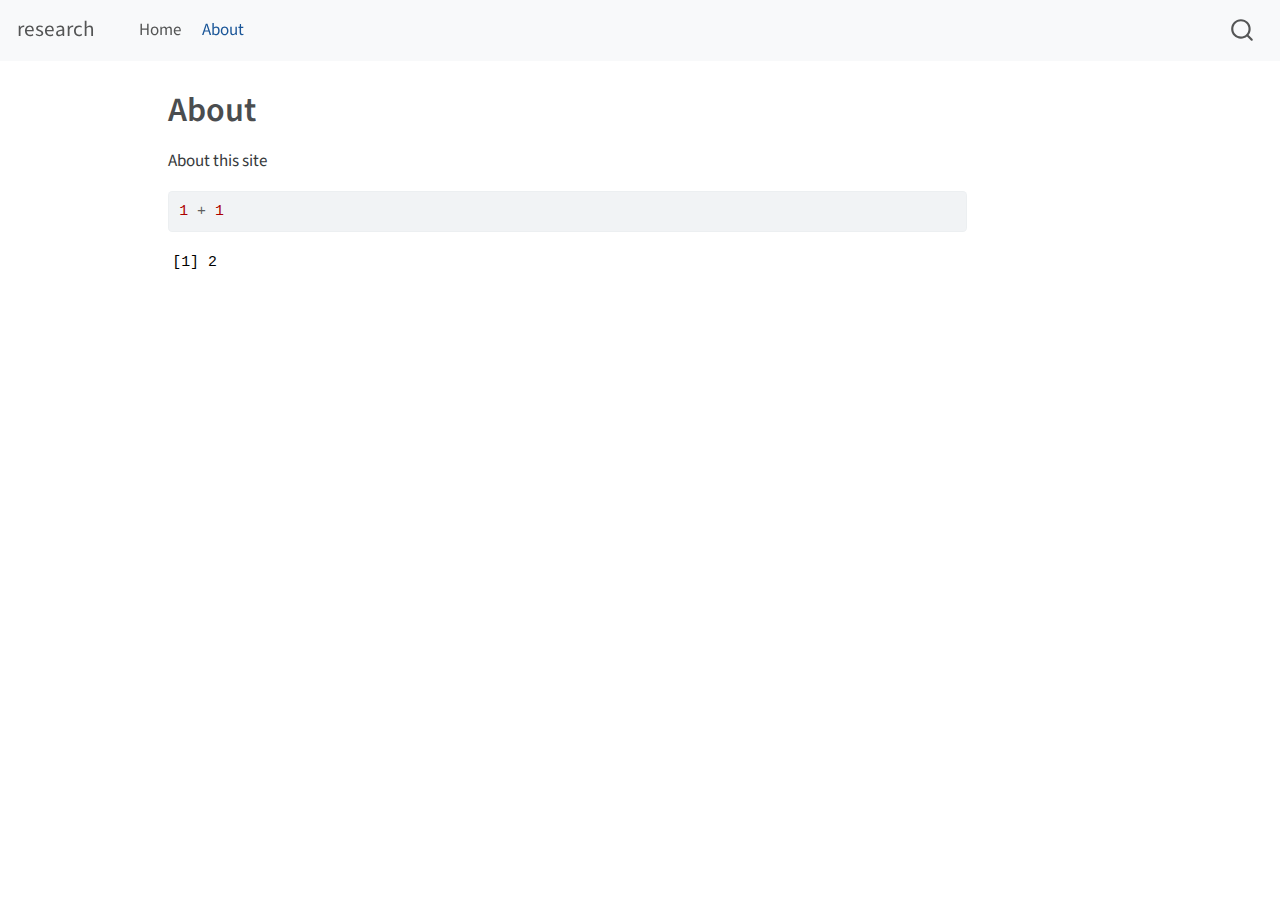
<file: docs/about.html>
<!DOCTYPE html>
<html xmlns="http://www.w3.org/1999/xhtml" lang="en" xml:lang="en"><head>

<meta charset="utf-8">
<meta name="generator" content="quarto-1.3.353">

<meta name="viewport" content="width=device-width, initial-scale=1.0, user-scalable=yes">


<title>research - About</title>
<style>
code{white-space: pre-wrap;}
span.smallcaps{font-variant: small-caps;}
div.columns{display: flex; gap: min(4vw, 1.5em);}
div.column{flex: auto; overflow-x: auto;}
div.hanging-indent{margin-left: 1.5em; text-indent: -1.5em;}
ul.task-list{list-style: none;}
ul.task-list li input[type="checkbox"] {
  width: 0.8em;
  margin: 0 0.8em 0.2em -1em; /* quarto-specific, see https://github.com/quarto-dev/quarto-cli/issues/4556 */ 
  vertical-align: middle;
}
/* CSS for syntax highlighting */
pre > code.sourceCode { white-space: pre; position: relative; }
pre > code.sourceCode > span { display: inline-block; line-height: 1.25; }
pre > code.sourceCode > span:empty { height: 1.2em; }
.sourceCode { overflow: visible; }
code.sourceCode > span { color: inherit; text-decoration: inherit; }
div.sourceCode { margin: 1em 0; }
pre.sourceCode { margin: 0; }
@media screen {
div.sourceCode { overflow: auto; }
}
@media print {
pre > code.sourceCode { white-space: pre-wrap; }
pre > code.sourceCode > span { text-indent: -5em; padding-left: 5em; }
}
pre.numberSource code
  { counter-reset: source-line 0; }
pre.numberSource code > span
  { position: relative; left: -4em; counter-increment: source-line; }
pre.numberSource code > span > a:first-child::before
  { content: counter(source-line);
    position: relative; left: -1em; text-align: right; vertical-align: baseline;
    border: none; display: inline-block;
    -webkit-touch-callout: none; -webkit-user-select: none;
    -khtml-user-select: none; -moz-user-select: none;
    -ms-user-select: none; user-select: none;
    padding: 0 4px; width: 4em;
  }
pre.numberSource { margin-left: 3em;  padding-left: 4px; }
div.sourceCode
  {   }
@media screen {
pre > code.sourceCode > span > a:first-child::before { text-decoration: underline; }
}
</style>


<script src="site_libs/quarto-nav/quarto-nav.js"></script>
<script src="site_libs/quarto-nav/headroom.min.js"></script>
<script src="site_libs/clipboard/clipboard.min.js"></script>
<script src="site_libs/quarto-search/autocomplete.umd.js"></script>
<script src="site_libs/quarto-search/fuse.min.js"></script>
<script src="site_libs/quarto-search/quarto-search.js"></script>
<meta name="quarto:offset" content="./">
<script src="site_libs/quarto-html/quarto.js"></script>
<script src="site_libs/quarto-html/popper.min.js"></script>
<script src="site_libs/quarto-html/tippy.umd.min.js"></script>
<script src="site_libs/quarto-html/anchor.min.js"></script>
<link href="site_libs/quarto-html/tippy.css" rel="stylesheet">
<link href="site_libs/quarto-html/quarto-syntax-highlighting.css" rel="stylesheet" id="quarto-text-highlighting-styles">
<script src="site_libs/bootstrap/bootstrap.min.js"></script>
<link href="site_libs/bootstrap/bootstrap-icons.css" rel="stylesheet">
<link href="site_libs/bootstrap/bootstrap.min.css" rel="stylesheet" id="quarto-bootstrap" data-mode="light">
<script id="quarto-search-options" type="application/json">{
  "location": "navbar",
  "copy-button": false,
  "collapse-after": 3,
  "panel-placement": "end",
  "type": "overlay",
  "limit": 20,
  "language": {
    "search-no-results-text": "No results",
    "search-matching-documents-text": "matching documents",
    "search-copy-link-title": "Copy link to search",
    "search-hide-matches-text": "Hide additional matches",
    "search-more-match-text": "more match in this document",
    "search-more-matches-text": "more matches in this document",
    "search-clear-button-title": "Clear",
    "search-detached-cancel-button-title": "Cancel",
    "search-submit-button-title": "Submit"
  }
}</script>


<link rel="stylesheet" href="styles.css">
</head>

<body class="nav-fixed">

<div id="quarto-search-results"></div>
  <header id="quarto-header" class="headroom fixed-top">
    <nav class="navbar navbar-expand-lg navbar-dark ">
      <div class="navbar-container container-fluid">
      <div class="navbar-brand-container">
    <a class="navbar-brand" href="./index.html">
    <span class="navbar-title">research</span>
    </a>
  </div>
            <div id="quarto-search" class="" title="Search"></div>
          <button class="navbar-toggler" type="button" data-bs-toggle="collapse" data-bs-target="#navbarCollapse" aria-controls="navbarCollapse" aria-expanded="false" aria-label="Toggle navigation" onclick="if (window.quartoToggleHeadroom) { window.quartoToggleHeadroom(); }">
  <span class="navbar-toggler-icon"></span>
</button>
          <div class="collapse navbar-collapse" id="navbarCollapse">
            <ul class="navbar-nav navbar-nav-scroll me-auto">
  <li class="nav-item">
    <a class="nav-link" href="./index.html" rel="" target="">
 <span class="menu-text">Home</span></a>
  </li>  
  <li class="nav-item">
    <a class="nav-link active" href="./about.html" rel="" target="" aria-current="page">
 <span class="menu-text">About</span></a>
  </li>  
</ul>
            <div class="quarto-navbar-tools ms-auto">
</div>
          </div> <!-- /navcollapse -->
      </div> <!-- /container-fluid -->
    </nav>
</header>
<!-- content -->
<div id="quarto-content" class="quarto-container page-columns page-rows-contents page-layout-article page-navbar">
<!-- sidebar -->
<!-- margin-sidebar -->
    <div id="quarto-margin-sidebar" class="sidebar margin-sidebar">
        
    </div>
<!-- main -->
<main class="content" id="quarto-document-content">

<header id="title-block-header" class="quarto-title-block default">
<div class="quarto-title">
<h1 class="title">About</h1>
</div>



<div class="quarto-title-meta">

    
  
    
  </div>
  

</header>

<p>About this site</p>
<div class="cell">
<div class="sourceCode cell-code" id="cb1"><pre class="sourceCode r code-with-copy"><code class="sourceCode r"><span id="cb1-1"><a href="#cb1-1" aria-hidden="true" tabindex="-1"></a><span class="dv">1</span> <span class="sc">+</span> <span class="dv">1</span></span></code><button title="Copy to Clipboard" class="code-copy-button"><i class="bi"></i></button></pre></div>
<div class="cell-output cell-output-stdout">
<pre><code>[1] 2</code></pre>
</div>
</div>



</main> <!-- /main -->
<script id="quarto-html-after-body" type="application/javascript">
window.document.addEventListener("DOMContentLoaded", function (event) {
  const toggleBodyColorMode = (bsSheetEl) => {
    const mode = bsSheetEl.getAttribute("data-mode");
    const bodyEl = window.document.querySelector("body");
    if (mode === "dark") {
      bodyEl.classList.add("quarto-dark");
      bodyEl.classList.remove("quarto-light");
    } else {
      bodyEl.classList.add("quarto-light");
      bodyEl.classList.remove("quarto-dark");
    }
  }
  const toggleBodyColorPrimary = () => {
    const bsSheetEl = window.document.querySelector("link#quarto-bootstrap");
    if (bsSheetEl) {
      toggleBodyColorMode(bsSheetEl);
    }
  }
  toggleBodyColorPrimary();  
  const icon = "";
  const anchorJS = new window.AnchorJS();
  anchorJS.options = {
    placement: 'right',
    icon: icon
  };
  anchorJS.add('.anchored');
  const isCodeAnnotation = (el) => {
    for (const clz of el.classList) {
      if (clz.startsWith('code-annotation-')) {                     
        return true;
      }
    }
    return false;
  }
  const clipboard = new window.ClipboardJS('.code-copy-button', {
    text: function(trigger) {
      const codeEl = trigger.previousElementSibling.cloneNode(true);
      for (const childEl of codeEl.children) {
        if (isCodeAnnotation(childEl)) {
          childEl.remove();
        }
      }
      return codeEl.innerText;
    }
  });
  clipboard.on('success', function(e) {
    // button target
    const button = e.trigger;
    // don't keep focus
    button.blur();
    // flash "checked"
    button.classList.add('code-copy-button-checked');
    var currentTitle = button.getAttribute("title");
    button.setAttribute("title", "Copied!");
    let tooltip;
    if (window.bootstrap) {
      button.setAttribute("data-bs-toggle", "tooltip");
      button.setAttribute("data-bs-placement", "left");
      button.setAttribute("data-bs-title", "Copied!");
      tooltip = new bootstrap.Tooltip(button, 
        { trigger: "manual", 
          customClass: "code-copy-button-tooltip",
          offset: [0, -8]});
      tooltip.show();    
    }
    setTimeout(function() {
      if (tooltip) {
        tooltip.hide();
        button.removeAttribute("data-bs-title");
        button.removeAttribute("data-bs-toggle");
        button.removeAttribute("data-bs-placement");
      }
      button.setAttribute("title", currentTitle);
      button.classList.remove('code-copy-button-checked');
    }, 1000);
    // clear code selection
    e.clearSelection();
  });
  function tippyHover(el, contentFn) {
    const config = {
      allowHTML: true,
      content: contentFn,
      maxWidth: 500,
      delay: 100,
      arrow: false,
      appendTo: function(el) {
          return el.parentElement;
      },
      interactive: true,
      interactiveBorder: 10,
      theme: 'quarto',
      placement: 'bottom-start'
    };
    window.tippy(el, config); 
  }
  const noterefs = window.document.querySelectorAll('a[role="doc-noteref"]');
  for (var i=0; i<noterefs.length; i++) {
    const ref = noterefs[i];
    tippyHover(ref, function() {
      // use id or data attribute instead here
      let href = ref.getAttribute('data-footnote-href') || ref.getAttribute('href');
      try { href = new URL(href).hash; } catch {}
      const id = href.replace(/^#\/?/, "");
      const note = window.document.getElementById(id);
      return note.innerHTML;
    });
  }
      let selectedAnnoteEl;
      const selectorForAnnotation = ( cell, annotation) => {
        let cellAttr = 'data-code-cell="' + cell + '"';
        let lineAttr = 'data-code-annotation="' +  annotation + '"';
        const selector = 'span[' + cellAttr + '][' + lineAttr + ']';
        return selector;
      }
      const selectCodeLines = (annoteEl) => {
        const doc = window.document;
        const targetCell = annoteEl.getAttribute("data-target-cell");
        const targetAnnotation = annoteEl.getAttribute("data-target-annotation");
        const annoteSpan = window.document.querySelector(selectorForAnnotation(targetCell, targetAnnotation));
        const lines = annoteSpan.getAttribute("data-code-lines").split(",");
        const lineIds = lines.map((line) => {
          return targetCell + "-" + line;
        })
        let top = null;
        let height = null;
        let parent = null;
        if (lineIds.length > 0) {
            //compute the position of the single el (top and bottom and make a div)
            const el = window.document.getElementById(lineIds[0]);
            top = el.offsetTop;
            height = el.offsetHeight;
            parent = el.parentElement.parentElement;
          if (lineIds.length > 1) {
            const lastEl = window.document.getElementById(lineIds[lineIds.length - 1]);
            const bottom = lastEl.offsetTop + lastEl.offsetHeight;
            height = bottom - top;
          }
          if (top !== null && height !== null && parent !== null) {
            // cook up a div (if necessary) and position it 
            let div = window.document.getElementById("code-annotation-line-highlight");
            if (div === null) {
              div = window.document.createElement("div");
              div.setAttribute("id", "code-annotation-line-highlight");
              div.style.position = 'absolute';
              parent.appendChild(div);
            }
            div.style.top = top - 2 + "px";
            div.style.height = height + 4 + "px";
            let gutterDiv = window.document.getElementById("code-annotation-line-highlight-gutter");
            if (gutterDiv === null) {
              gutterDiv = window.document.createElement("div");
              gutterDiv.setAttribute("id", "code-annotation-line-highlight-gutter");
              gutterDiv.style.position = 'absolute';
              const codeCell = window.document.getElementById(targetCell);
              const gutter = codeCell.querySelector('.code-annotation-gutter');
              gutter.appendChild(gutterDiv);
            }
            gutterDiv.style.top = top - 2 + "px";
            gutterDiv.style.height = height + 4 + "px";
          }
          selectedAnnoteEl = annoteEl;
        }
      };
      const unselectCodeLines = () => {
        const elementsIds = ["code-annotation-line-highlight", "code-annotation-line-highlight-gutter"];
        elementsIds.forEach((elId) => {
          const div = window.document.getElementById(elId);
          if (div) {
            div.remove();
          }
        });
        selectedAnnoteEl = undefined;
      };
      // Attach click handler to the DT
      const annoteDls = window.document.querySelectorAll('dt[data-target-cell]');
      for (const annoteDlNode of annoteDls) {
        annoteDlNode.addEventListener('click', (event) => {
          const clickedEl = event.target;
          if (clickedEl !== selectedAnnoteEl) {
            unselectCodeLines();
            const activeEl = window.document.querySelector('dt[data-target-cell].code-annotation-active');
            if (activeEl) {
              activeEl.classList.remove('code-annotation-active');
            }
            selectCodeLines(clickedEl);
            clickedEl.classList.add('code-annotation-active');
          } else {
            // Unselect the line
            unselectCodeLines();
            clickedEl.classList.remove('code-annotation-active');
          }
        });
      }
  const findCites = (el) => {
    const parentEl = el.parentElement;
    if (parentEl) {
      const cites = parentEl.dataset.cites;
      if (cites) {
        return {
          el,
          cites: cites.split(' ')
        };
      } else {
        return findCites(el.parentElement)
      }
    } else {
      return undefined;
    }
  };
  var bibliorefs = window.document.querySelectorAll('a[role="doc-biblioref"]');
  for (var i=0; i<bibliorefs.length; i++) {
    const ref = bibliorefs[i];
    const citeInfo = findCites(ref);
    if (citeInfo) {
      tippyHover(citeInfo.el, function() {
        var popup = window.document.createElement('div');
        citeInfo.cites.forEach(function(cite) {
          var citeDiv = window.document.createElement('div');
          citeDiv.classList.add('hanging-indent');
          citeDiv.classList.add('csl-entry');
          var biblioDiv = window.document.getElementById('ref-' + cite);
          if (biblioDiv) {
            citeDiv.innerHTML = biblioDiv.innerHTML;
          }
          popup.appendChild(citeDiv);
        });
        return popup.innerHTML;
      });
    }
  }
});
</script>
</div> <!-- /content -->



</body></html>
</file>
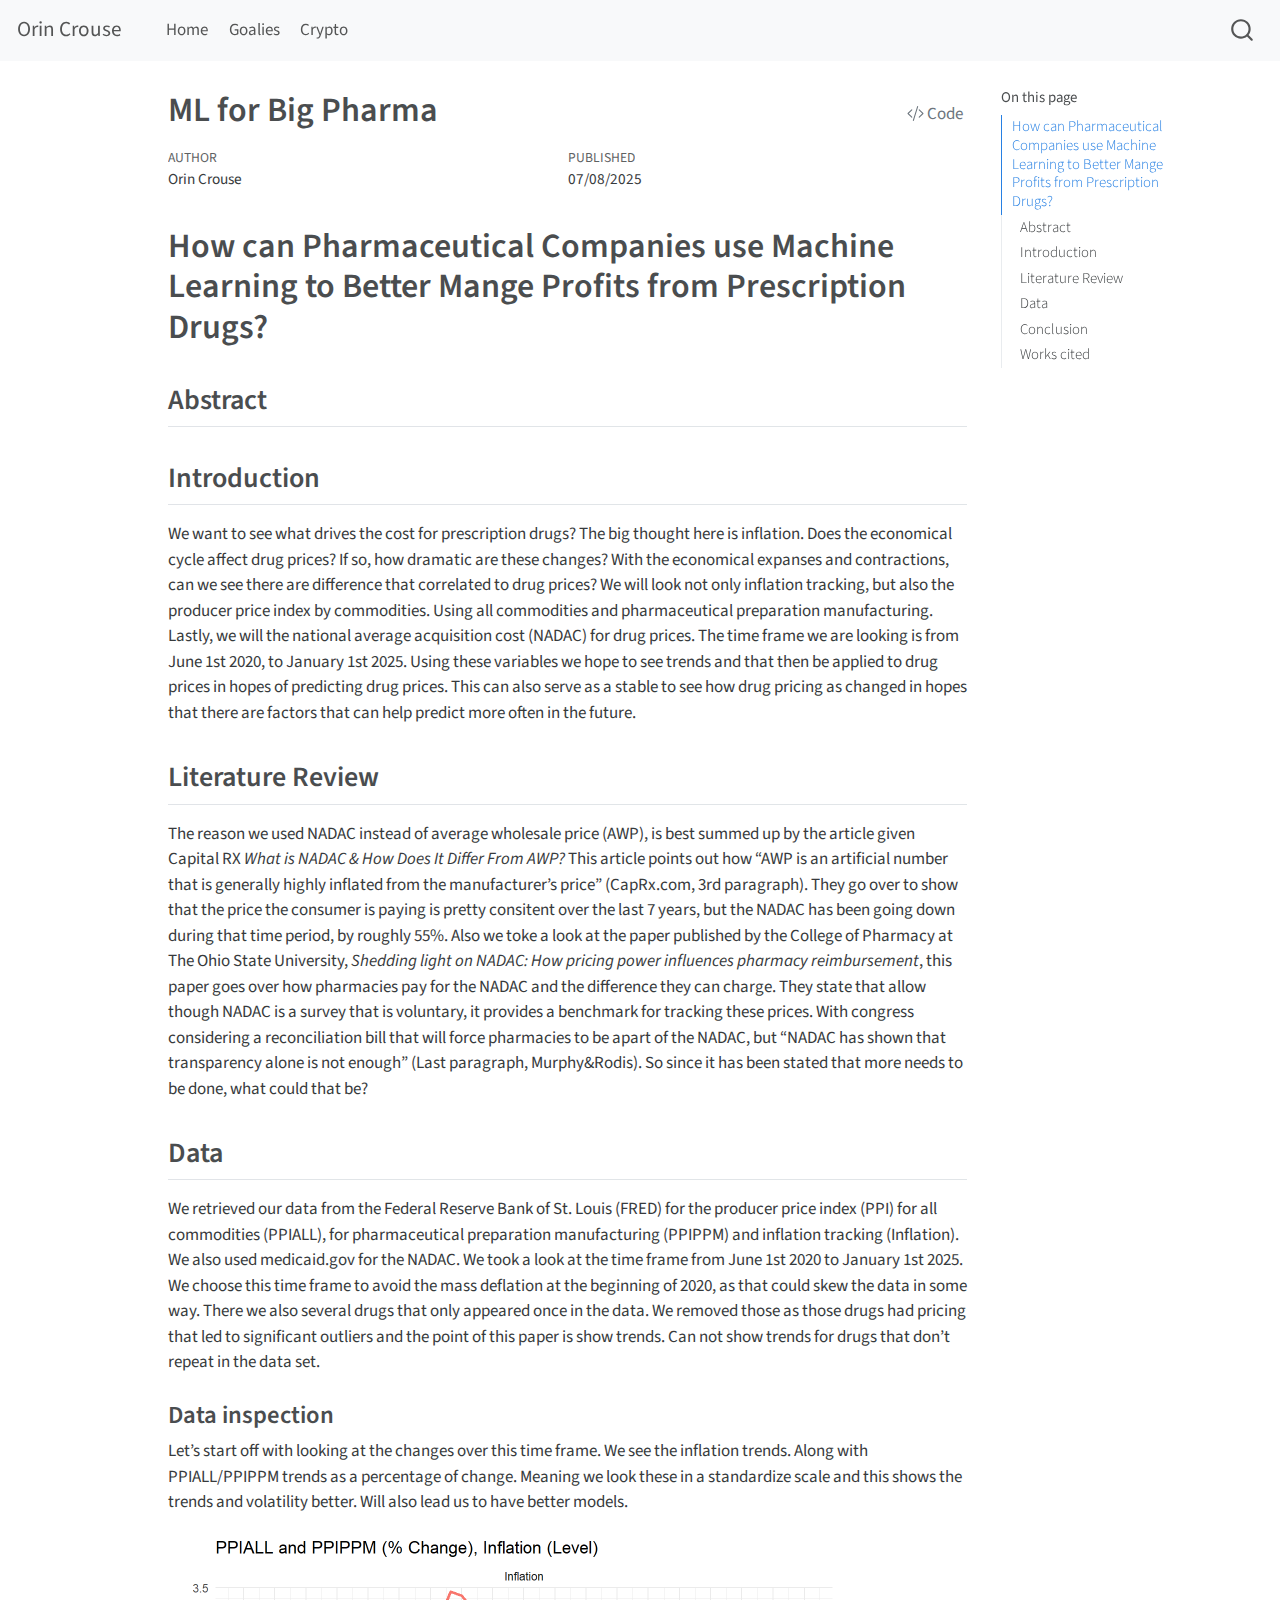
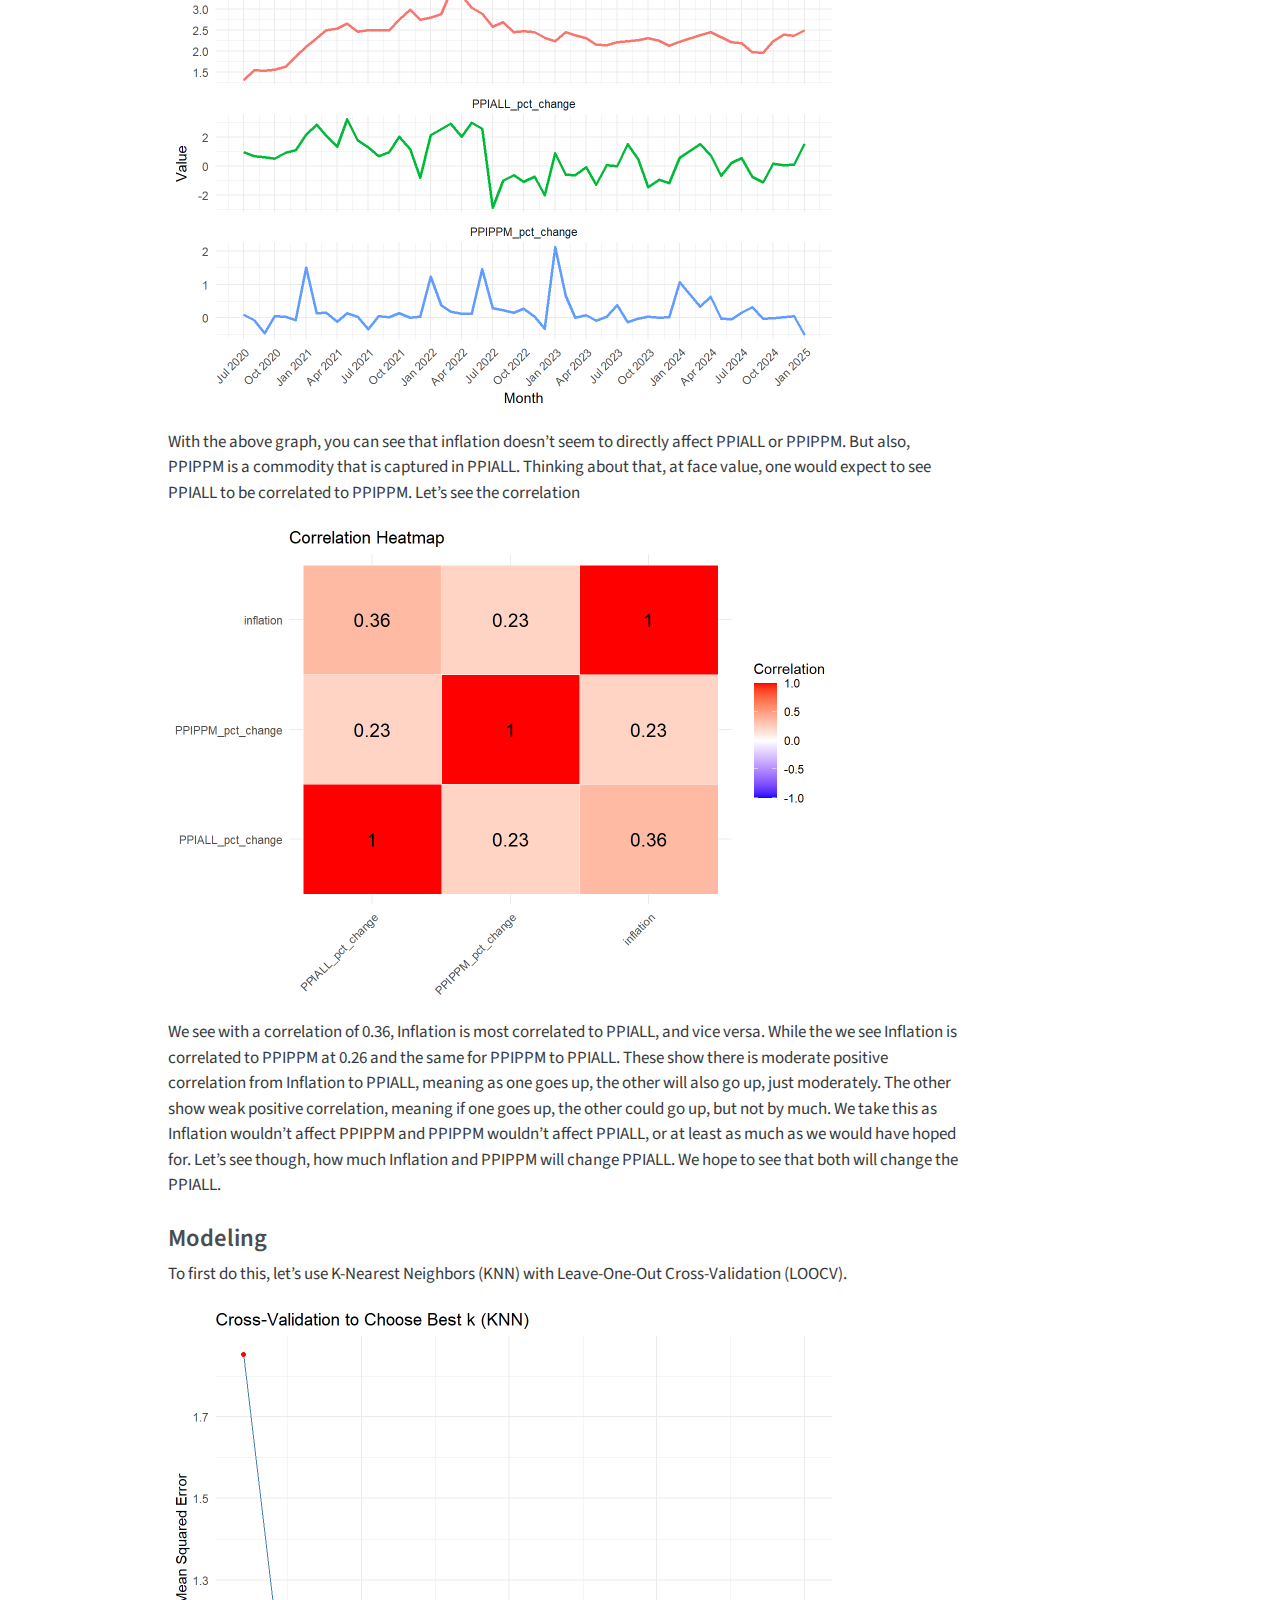
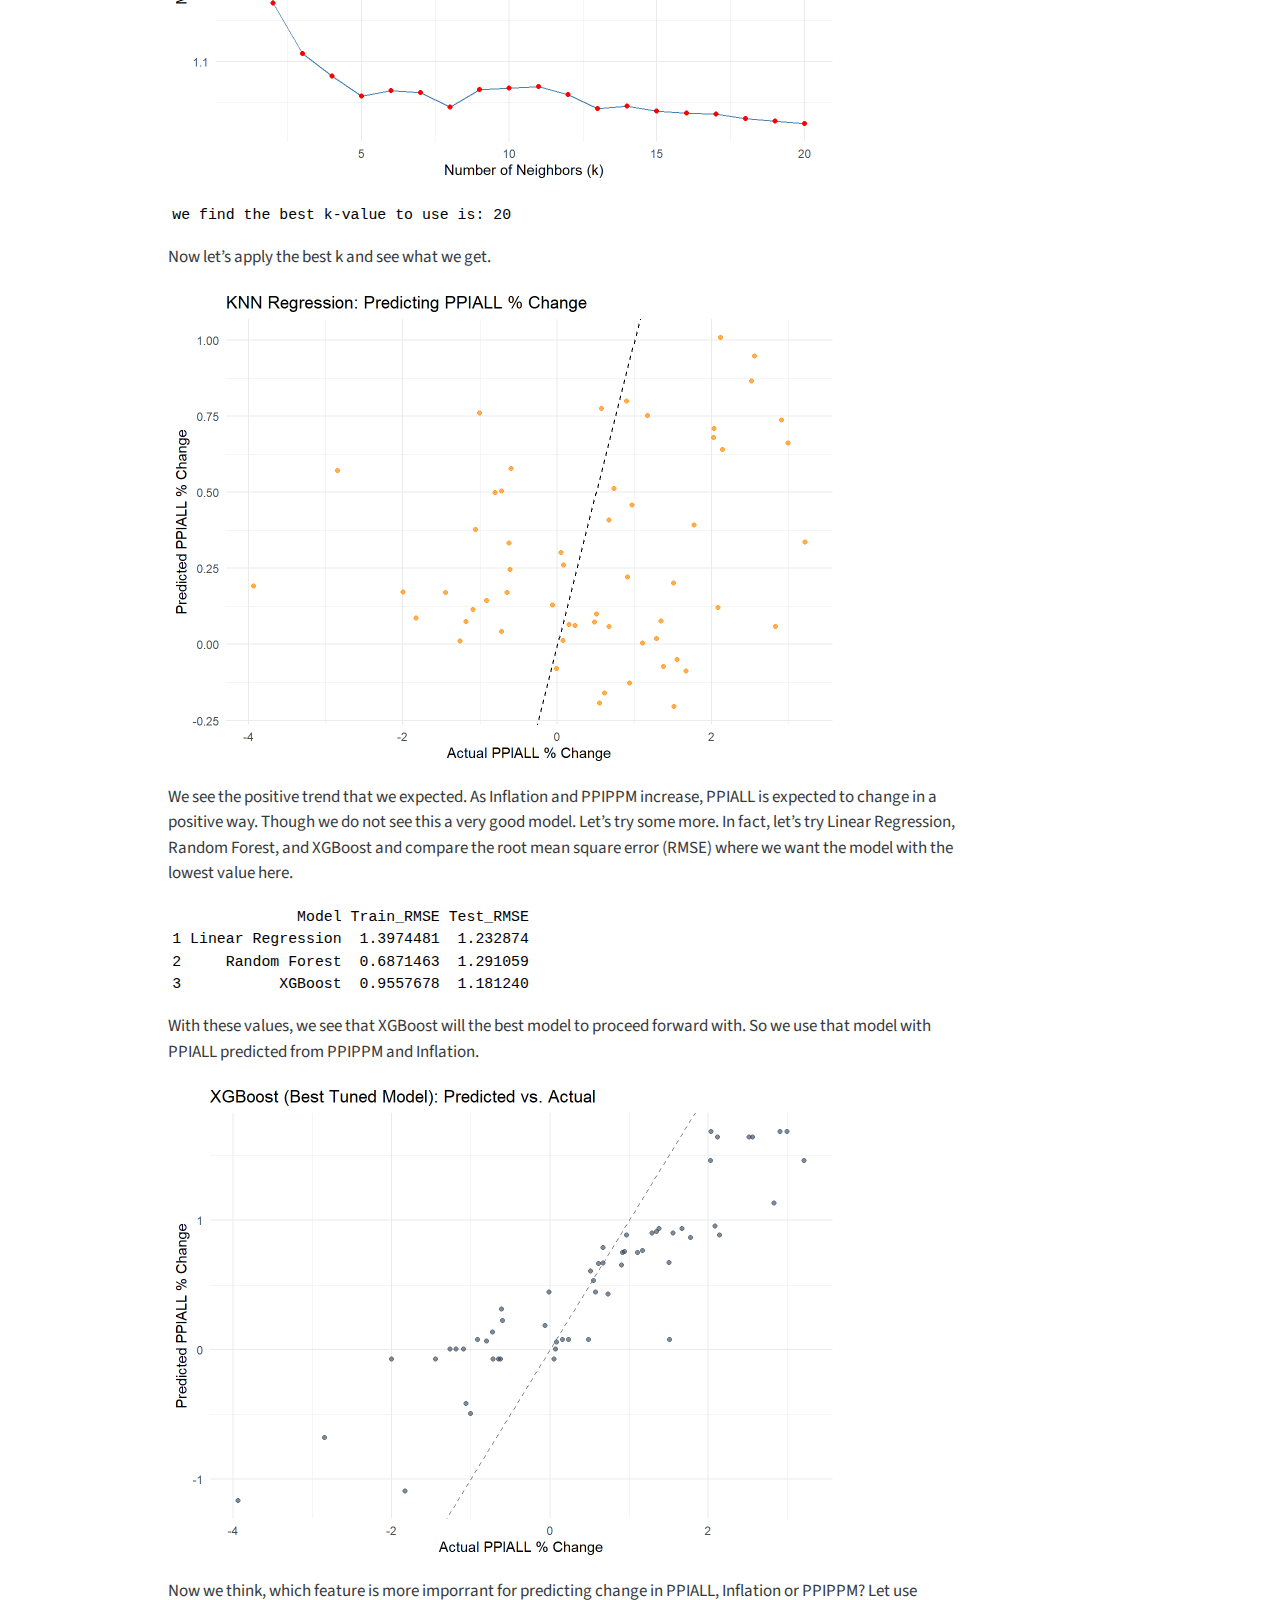
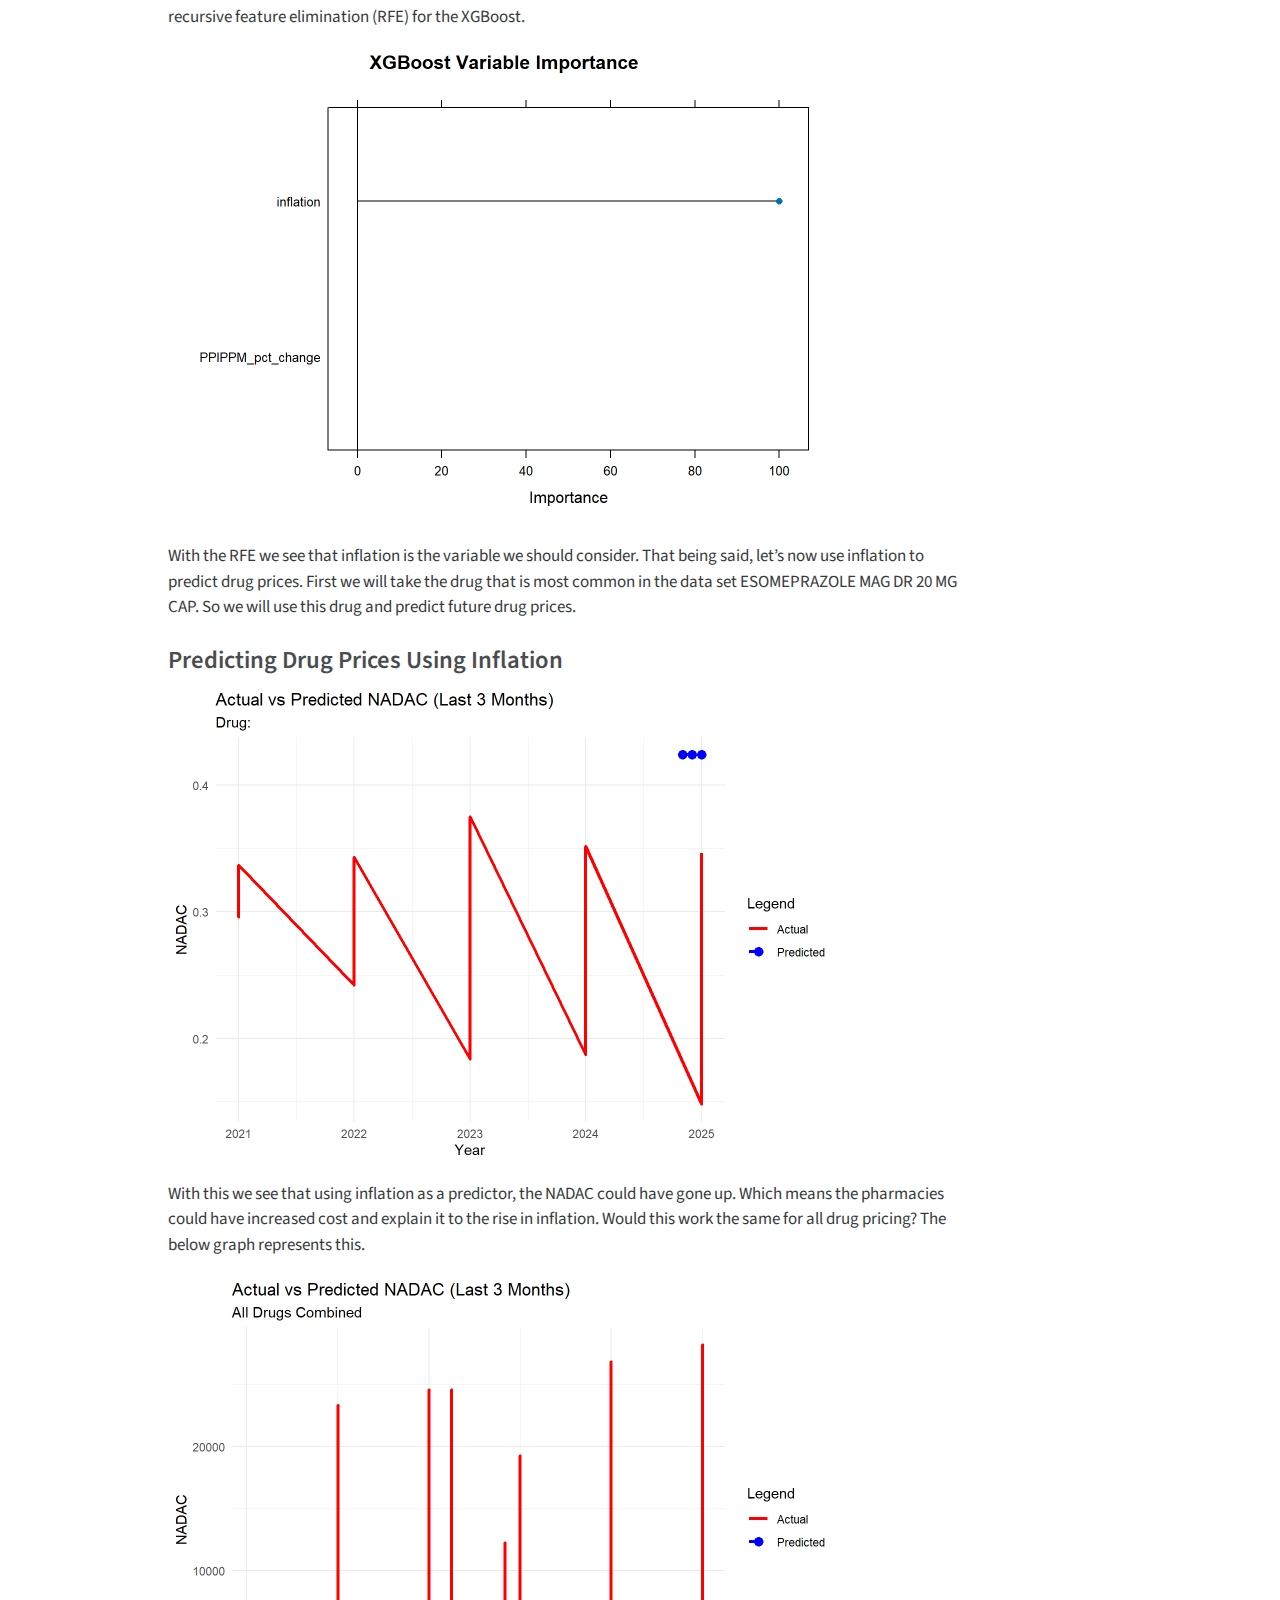
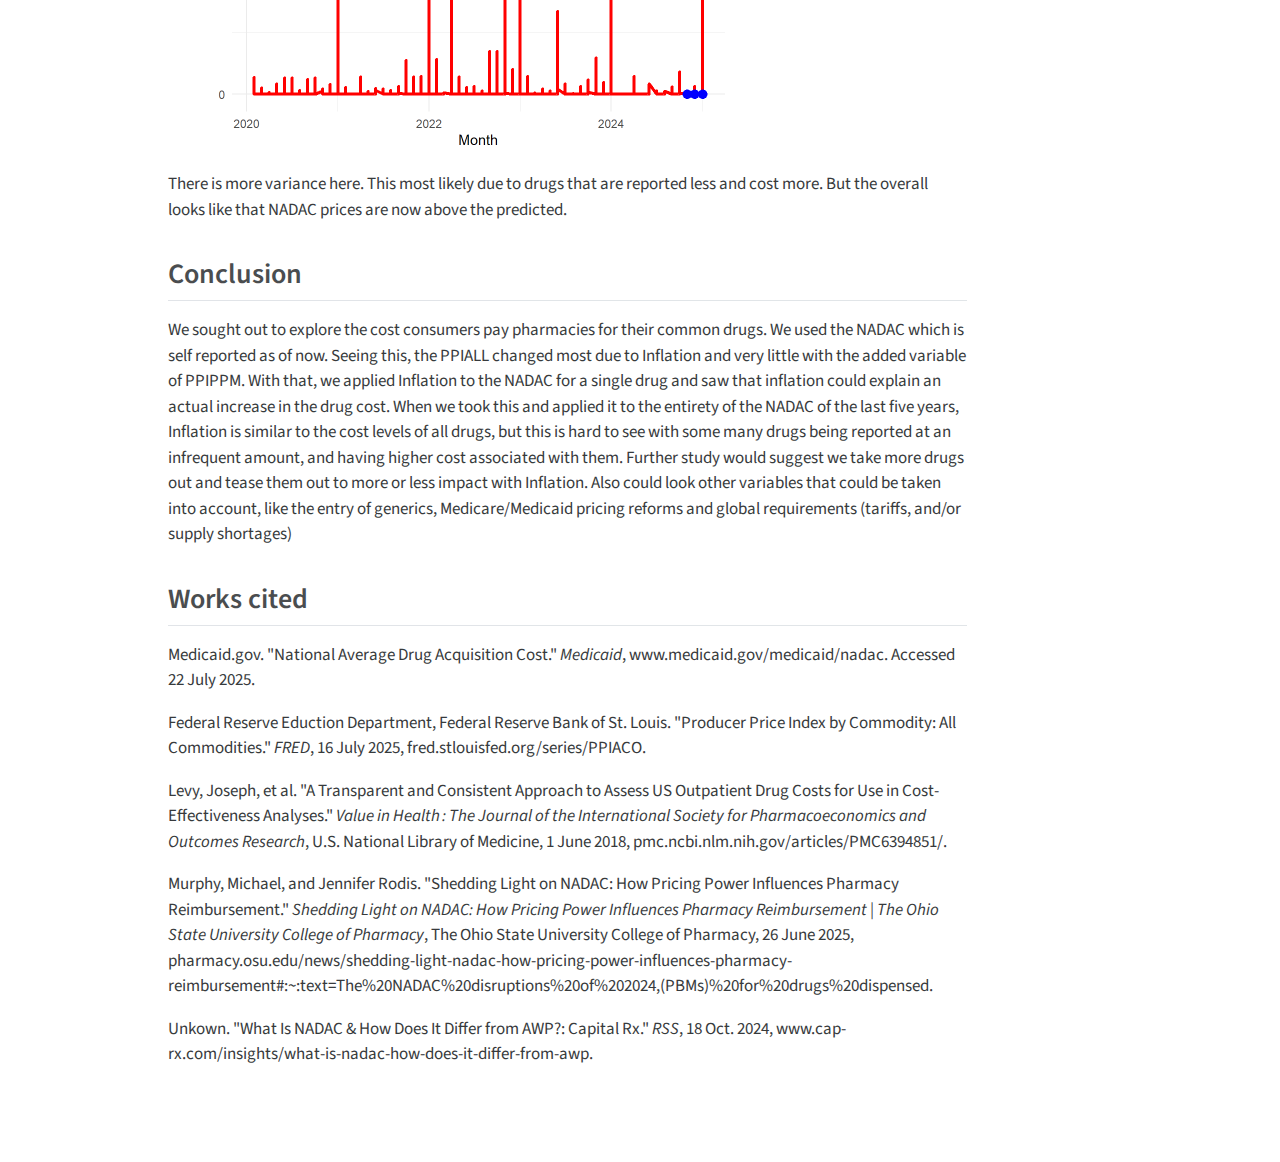
<file: docs/Big Pharma.html>
<!DOCTYPE html>
<html xmlns="http://www.w3.org/1999/xhtml" lang="en" xml:lang="en"><head>

<meta charset="utf-8">
<meta name="generator" content="quarto-1.3.353">

<meta name="viewport" content="width=device-width, initial-scale=1.0, user-scalable=yes">

<meta name="author" content="Orin Crouse">
<meta name="dcterms.date" content="2025-07-08">

<title>Orin Crouse - ML for Big Pharma</title>
<style>
code{white-space: pre-wrap;}
span.smallcaps{font-variant: small-caps;}
div.columns{display: flex; gap: min(4vw, 1.5em);}
div.column{flex: auto; overflow-x: auto;}
div.hanging-indent{margin-left: 1.5em; text-indent: -1.5em;}
ul.task-list{list-style: none;}
ul.task-list li input[type="checkbox"] {
  width: 0.8em;
  margin: 0 0.8em 0.2em -1em; /* quarto-specific, see https://github.com/quarto-dev/quarto-cli/issues/4556 */ 
  vertical-align: middle;
}
/* CSS for syntax highlighting */
pre > code.sourceCode { white-space: pre; position: relative; }
pre > code.sourceCode > span { display: inline-block; line-height: 1.25; }
pre > code.sourceCode > span:empty { height: 1.2em; }
.sourceCode { overflow: visible; }
code.sourceCode > span { color: inherit; text-decoration: inherit; }
div.sourceCode { margin: 1em 0; }
pre.sourceCode { margin: 0; }
@media screen {
div.sourceCode { overflow: auto; }
}
@media print {
pre > code.sourceCode { white-space: pre-wrap; }
pre > code.sourceCode > span { text-indent: -5em; padding-left: 5em; }
}
pre.numberSource code
  { counter-reset: source-line 0; }
pre.numberSource code > span
  { position: relative; left: -4em; counter-increment: source-line; }
pre.numberSource code > span > a:first-child::before
  { content: counter(source-line);
    position: relative; left: -1em; text-align: right; vertical-align: baseline;
    border: none; display: inline-block;
    -webkit-touch-callout: none; -webkit-user-select: none;
    -khtml-user-select: none; -moz-user-select: none;
    -ms-user-select: none; user-select: none;
    padding: 0 4px; width: 4em;
  }
pre.numberSource { margin-left: 3em;  padding-left: 4px; }
div.sourceCode
  {   }
@media screen {
pre > code.sourceCode > span > a:first-child::before { text-decoration: underline; }
}
</style>


<script src="site_libs/quarto-nav/quarto-nav.js"></script>
<script src="site_libs/quarto-nav/headroom.min.js"></script>
<script src="site_libs/clipboard/clipboard.min.js"></script>
<script src="site_libs/quarto-search/autocomplete.umd.js"></script>
<script src="site_libs/quarto-search/fuse.min.js"></script>
<script src="site_libs/quarto-search/quarto-search.js"></script>
<meta name="quarto:offset" content="./">
<script src="site_libs/quarto-html/quarto.js"></script>
<script src="site_libs/quarto-html/popper.min.js"></script>
<script src="site_libs/quarto-html/tippy.umd.min.js"></script>
<script src="site_libs/quarto-html/anchor.min.js"></script>
<link href="site_libs/quarto-html/tippy.css" rel="stylesheet">
<link href="site_libs/quarto-html/quarto-syntax-highlighting.css" rel="stylesheet" id="quarto-text-highlighting-styles">
<script src="site_libs/bootstrap/bootstrap.min.js"></script>
<link href="site_libs/bootstrap/bootstrap-icons.css" rel="stylesheet">
<link href="site_libs/bootstrap/bootstrap.min.css" rel="stylesheet" id="quarto-bootstrap" data-mode="light">
<script id="quarto-search-options" type="application/json">{
  "location": "navbar",
  "copy-button": false,
  "collapse-after": 3,
  "panel-placement": "end",
  "type": "overlay",
  "limit": 20,
  "language": {
    "search-no-results-text": "No results",
    "search-matching-documents-text": "matching documents",
    "search-copy-link-title": "Copy link to search",
    "search-hide-matches-text": "Hide additional matches",
    "search-more-match-text": "more match in this document",
    "search-more-matches-text": "more matches in this document",
    "search-clear-button-title": "Clear",
    "search-detached-cancel-button-title": "Cancel",
    "search-submit-button-title": "Submit"
  }
}</script>


<link rel="stylesheet" href="styles.css">
</head>

<body class="nav-fixed">

<div id="quarto-search-results"></div>
  <header id="quarto-header" class="headroom fixed-top">
    <nav class="navbar navbar-expand-lg navbar-dark ">
      <div class="navbar-container container-fluid">
      <div class="navbar-brand-container">
    <a class="navbar-brand" href="./index.html">
    <span class="navbar-title">Orin Crouse</span>
    </a>
  </div>
            <div id="quarto-search" class="" title="Search"></div>
          <button class="navbar-toggler" type="button" data-bs-toggle="collapse" data-bs-target="#navbarCollapse" aria-controls="navbarCollapse" aria-expanded="false" aria-label="Toggle navigation" onclick="if (window.quartoToggleHeadroom) { window.quartoToggleHeadroom(); }">
  <span class="navbar-toggler-icon"></span>
</button>
          <div class="collapse navbar-collapse" id="navbarCollapse">
            <ul class="navbar-nav navbar-nav-scroll me-auto">
  <li class="nav-item">
    <a class="nav-link" href="./index.html" rel="" target="">
 <span class="menu-text">Home</span></a>
  </li>  
  <li class="nav-item">
    <a class="nav-link" href="./Goalies.html" rel="" target="">
 <span class="menu-text">Goalies</span></a>
  </li>  
  <li class="nav-item">
    <a class="nav-link" href="./Crypto.html" rel="" target="">
 <span class="menu-text">Crypto</span></a>
  </li>  
</ul>
            <div class="quarto-navbar-tools ms-auto">
</div>
          </div> <!-- /navcollapse -->
      </div> <!-- /container-fluid -->
    </nav>
</header>
<!-- content -->
<div id="quarto-content" class="quarto-container page-columns page-rows-contents page-layout-article page-navbar">
<!-- sidebar -->
<!-- margin-sidebar -->
    <div id="quarto-margin-sidebar" class="sidebar margin-sidebar">
        <nav id="TOC" role="doc-toc" class="toc-active">
    <h2 id="toc-title">On this page</h2>
   
  <ul>
  <li><a href="#how-can-pharmaceutical-companies-use-machine-learning-to-better-mange-profits-from-prescription-drugs" id="toc-how-can-pharmaceutical-companies-use-machine-learning-to-better-mange-profits-from-prescription-drugs" class="nav-link active" data-scroll-target="#how-can-pharmaceutical-companies-use-machine-learning-to-better-mange-profits-from-prescription-drugs">How can Pharmaceutical Companies use Machine Learning to Better Mange Profits from Prescription Drugs?</a>
  <ul class="collapse">
  <li><a href="#abstract" id="toc-abstract" class="nav-link" data-scroll-target="#abstract">Abstract</a></li>
  <li><a href="#introduction" id="toc-introduction" class="nav-link" data-scroll-target="#introduction">Introduction</a></li>
  <li><a href="#literature-review" id="toc-literature-review" class="nav-link" data-scroll-target="#literature-review">Literature Review</a></li>
  <li><a href="#data" id="toc-data" class="nav-link" data-scroll-target="#data">Data</a>
  <ul class="collapse">
  <li><a href="#data-inspection" id="toc-data-inspection" class="nav-link" data-scroll-target="#data-inspection">Data inspection</a></li>
  <li><a href="#modeling" id="toc-modeling" class="nav-link" data-scroll-target="#modeling">Modeling</a></li>
  <li><a href="#predicting-drug-prices-using-inflation" id="toc-predicting-drug-prices-using-inflation" class="nav-link" data-scroll-target="#predicting-drug-prices-using-inflation">Predicting Drug Prices Using Inflation</a></li>
  </ul></li>
  <li><a href="#conclusion" id="toc-conclusion" class="nav-link" data-scroll-target="#conclusion">Conclusion</a></li>
  <li><a href="#works-cited" id="toc-works-cited" class="nav-link" data-scroll-target="#works-cited">Works cited</a></li>
  </ul></li>
  </ul>
</nav>
    </div>
<!-- main -->
<main class="content" id="quarto-document-content">

<header id="title-block-header" class="quarto-title-block default">
<div class="quarto-title">
<div class="quarto-title-block"><div><h1 class="title">ML for Big Pharma</h1><button type="button" class="btn code-tools-button" id="quarto-code-tools-source"><i class="bi"></i> Code</button></div></div>
</div>



<div class="quarto-title-meta">

    <div>
    <div class="quarto-title-meta-heading">Author</div>
    <div class="quarto-title-meta-contents">
             <p>Orin Crouse </p>
          </div>
  </div>
    
    <div>
    <div class="quarto-title-meta-heading">Published</div>
    <div class="quarto-title-meta-contents">
      <p class="date">07/08/2025</p>
    </div>
  </div>
  
    
  </div>
  

</header>

<section id="how-can-pharmaceutical-companies-use-machine-learning-to-better-mange-profits-from-prescription-drugs" class="level1">
<h1>How can Pharmaceutical Companies use Machine Learning to Better Mange Profits from Prescription Drugs?</h1>
<section id="abstract" class="level2">
<h2 class="anchored" data-anchor-id="abstract">Abstract</h2>
</section>
<section id="introduction" class="level2">
<h2 class="anchored" data-anchor-id="introduction">Introduction</h2>
<p>We want to see what drives the cost for prescription drugs? The big thought here is inflation. Does the economical cycle affect drug prices? If so, how dramatic are these changes? With the economical expanses and contractions, can we see there are difference that correlated to drug prices? We will look not only inflation tracking, but also the producer price index by commodities. Using all commodities and pharmaceutical preparation manufacturing. Lastly, we will the national average acquisition cost (NADAC) for drug prices. The time frame we are looking is from June 1st 2020, to January 1st 2025. Using these variables we hope to see trends and that then be applied to drug prices in hopes of predicting drug prices. This can also serve as a stable to see how drug pricing as changed in hopes that there are factors that can help predict more often in the future.</p>
</section>
<section id="literature-review" class="level2">
<h2 class="anchored" data-anchor-id="literature-review">Literature Review</h2>
<p>The reason we used NADAC instead of average wholesale price (AWP), is best summed up by the article given Capital RX <em>What is NADAC &amp; How Does It Differ From AWP?</em> This article points out how “AWP is an artificial number that is generally highly inflated from the manufacturer’s price” (CapRx.com, 3rd paragraph). They go over to show that the price the consumer is paying is pretty consitent over the last 7 years, but the NADAC has been going down during that time period, by roughly 55%. Also we toke a look at the paper published by the College of Pharmacy at The Ohio State University, <em>Shedding light on NADAC: How pricing power influences pharmacy reimbursement</em>, this paper goes over how pharmacies pay for the NADAC and the difference they can charge. They state that allow though NADAC is a survey that is voluntary, it provides a benchmark for tracking these prices. With congress considering a reconciliation bill that will force pharmacies to be apart of the NADAC, but “NADAC has shown that transparency alone is not enough” (Last paragraph, Murphy&amp;Rodis). So since it has been stated that more needs to be done, what could that be?</p>
</section>
<section id="data" class="level2">
<h2 class="anchored" data-anchor-id="data">Data</h2>
<p>We retrieved our data from the Federal Reserve Bank of St.&nbsp;Louis (FRED) for the producer price index (PPI) for all commodities (PPIALL), for pharmaceutical preparation manufacturing (PPIPPM) and inflation tracking (Inflation). We also used medicaid.gov for the NADAC. We took a look at the time frame from June 1st 2020 to January 1st 2025. We choose this time frame to avoid the mass deflation at the beginning of 2020, as that could skew the data in some way. There we also several drugs that only appeared once in the data. We removed those as those drugs had pricing that led to significant outliers and the point of this paper is show trends. Can not show trends for drugs that don’t repeat in the data set.</p>
<section id="data-inspection" class="level3">
<h3 class="anchored" data-anchor-id="data-inspection">Data inspection</h3>
<p>Let’s start off with looking at the changes over this time frame. We see the inflation trends. Along with PPIALL/PPIPPM trends as a percentage of change. Meaning we look these in a standardize scale and this shows the trends and volatility better. Will also lead us to have better models.</p>
<div class="cell">
<div class="cell-output-display">
<p><img src="Big-Pharma_files/figure-html/compar plot-1.png" class="img-fluid" width="672"></p>
</div>
</div>
<p>With the above graph, you can see that inflation doesn’t seem to directly affect PPIALL or PPIPPM. But also, PPIPPM is a commodity that is captured in PPIALL. Thinking about that, at face value, one would expect to see PPIALL to be correlated to PPIPPM. Let’s see the correlation</p>
<div class="cell">
<div class="cell-output-display">
<p><img src="Big-Pharma_files/figure-html/corr_viz-1.png" class="img-fluid" width="672"></p>
</div>
</div>
<p>We see with a correlation of 0.36, Inflation is most correlated to PPIALL, and vice versa. While the we see Inflation is correlated to PPIPPM at 0.26 and the same for PPIPPM to PPIALL. These show there is moderate positive correlation from Inflation to PPIALL, meaning as one goes up, the other will also go up, just moderately. The other show weak positive correlation, meaning if one goes up, the other could go up, but not by much. We take this as Inflation wouldn’t affect PPIPPM and PPIPPM wouldn’t affect PPIALL, or at least as much as we would have hoped for. Let’s see though, how much Inflation and PPIPPM will change PPIALL. We hope to see that both will change the PPIALL.</p>
</section>
<section id="modeling" class="level3">
<h3 class="anchored" data-anchor-id="modeling">Modeling</h3>
<p>To first do this, let’s use K-Nearest Neighbors (KNN) with Leave-One-Out Cross-Validation (LOOCV).</p>
<div class="cell">
<div class="cell-output-display">
<p><img src="Big-Pharma_files/figure-html/choose_k-1.png" class="img-fluid" width="672"></p>
</div>
<div class="cell-output cell-output-stdout">
<pre><code>we find the best k-value to use is: 20 </code></pre>
</div>
</div>
<p>Now let’s apply the best k and see what we get.</p>
<div class="cell">
<div class="cell-output-display">
<p><img src="Big-Pharma_files/figure-html/knn_reg_best_k-1.png" class="img-fluid" width="672"></p>
</div>
</div>
<p>We see the positive trend that we expected. As Inflation and PPIPPM increase, PPIALL is expected to change in a positive way. Though we do not see this a very good model. Let’s try some more. In fact, let’s try Linear Regression, Random Forest, and XGBoost and compare the root mean square error (RMSE) where we want the model with the lowest value here.</p>
<div class="cell">
<div class="cell-output cell-output-stdout">
<pre><code>              Model Train_RMSE Test_RMSE
1 Linear Regression  1.3974481  1.232874
2     Random Forest  0.6871463  1.291059
3           XGBoost  0.9557678  1.181240</code></pre>
</div>
</div>
<p>With these values, we see that XGBoost will the best model to proceed forward with. So we use that model with PPIALL predicted from PPIPPM and Inflation.</p>
<div class="cell">
<div class="cell-output-display">
<p><img src="Big-Pharma_files/figure-html/xg_old_plot-1.png" class="img-fluid" width="672"></p>
</div>
</div>
<p>Now we think, which feature is more imporrant for predicting change in PPIALL, Inflation or PPIPPM? Let use recursive feature elimination (RFE) for the XGBoost.</p>
<div class="cell">
<div class="cell-output-display">
<p><img src="Big-Pharma_files/figure-html/rfe-1.png" class="img-fluid" width="672"></p>
</div>
</div>
<p>With the RFE we see that inflation is the variable we should consider. That being said, let’s now use inflation to predict drug prices. First we will take the drug that is most common in the data set ESOMEPRAZOLE MAG DR 20 MG CAP. So we will use this drug and predict future drug prices.</p>
</section>
<section id="predicting-drug-prices-using-inflation" class="level3">
<h3 class="anchored" data-anchor-id="predicting-drug-prices-using-inflation">Predicting Drug Prices Using Inflation</h3>
<div class="cell">
<div class="cell-output-display">
<p><img src="Big-Pharma_files/figure-html/inflation to predict eso-1.png" class="img-fluid" width="672"></p>
</div>
</div>
<p>With this we see that using inflation as a predictor, the NADAC could have gone up. Which means the pharmacies could have increased cost and explain it to the rise in inflation. Would this work the same for all drug pricing? The below graph represents this.</p>
<div class="cell">
<div class="cell-output-display">
<p><img src="Big-Pharma_files/figure-html/inflation to predict all drugs-1.png" class="img-fluid" width="672"></p>
</div>
</div>
<p>There is more variance here. This most likely due to drugs that are reported less and cost more. But the overall looks like that NADAC prices are now above the predicted.</p>
</section>
</section>
<section id="conclusion" class="level2">
<h2 class="anchored" data-anchor-id="conclusion">Conclusion</h2>
<p>We sought out to explore the cost consumers pay pharmacies for their common drugs. We used the NADAC which is self reported as of now. Seeing this, the PPIALL changed most due to Inflation and very little with the added variable of PPIPPM. With that, we applied Inflation to the NADAC for a single drug and saw that inflation could explain an actual increase in the drug cost. When we took this and applied it to the entirety of the NADAC of the last five years, Inflation is similar to the cost levels of all drugs, but this is hard to see with some many drugs being reported at an infrequent amount, and having higher cost associated with them. Further study would suggest we take more drugs out and tease them out to more or less impact with Inflation. Also could look other variables that could be taken into account, like the entry of generics, Medicare/Medicaid pricing reforms and global requirements (tariffs, and/or supply shortages)</p>
</section>
<section id="works-cited" class="level2">
<h2 class="anchored" data-anchor-id="works-cited">Works cited</h2>
<p>Medicaid.gov. "National Average Drug Acquisition Cost." <em>Medicaid</em>, www.medicaid.gov/medicaid/nadac. Accessed 22 July 2025.</p>
<p>Federal Reserve Eduction Department, Federal Reserve Bank of St.&nbsp;Louis. "Producer Price Index by Commodity: All Commodities." <em>FRED</em>, 16 July 2025, fred.stlouisfed.org/series/PPIACO.</p>
<p>Levy, Joseph, et al.&nbsp;"A Transparent and Consistent Approach to Assess US Outpatient Drug Costs for Use in Cost-Effectiveness Analyses." <em>Value in Health : The Journal of the International Society for Pharmacoeconomics and Outcomes Research</em>, U.S. National Library of Medicine, 1 June 2018, pmc.ncbi.nlm.nih.gov/articles/PMC6394851/.</p>
<p>Murphy, Michael, and Jennifer Rodis. "Shedding Light on NADAC: How Pricing Power Influences Pharmacy Reimbursement." <em>Shedding Light on NADAC: How Pricing Power Influences Pharmacy Reimbursement | The Ohio State University College of Pharmacy</em>, The Ohio State University College of Pharmacy, 26 June 2025, pharmacy.osu.edu/news/shedding-light-nadac-how-pricing-power-influences-pharmacy-reimbursement#:~:text=The%20NADAC%20disruptions%20of%202024,(PBMs)%20for%20drugs%20dispensed.</p>
<p>Unkown. "What Is NADAC &amp; How Does It Differ from AWP?: Capital Rx." <em>RSS</em>, 18 Oct.&nbsp;2024, www.cap-rx.com/insights/what-is-nadac-how-does-it-differ-from-awp.</p>


<!-- -->

</section>
</section>

</main> <!-- /main -->
<script id="quarto-html-after-body" type="application/javascript">
window.document.addEventListener("DOMContentLoaded", function (event) {
  const toggleBodyColorMode = (bsSheetEl) => {
    const mode = bsSheetEl.getAttribute("data-mode");
    const bodyEl = window.document.querySelector("body");
    if (mode === "dark") {
      bodyEl.classList.add("quarto-dark");
      bodyEl.classList.remove("quarto-light");
    } else {
      bodyEl.classList.add("quarto-light");
      bodyEl.classList.remove("quarto-dark");
    }
  }
  const toggleBodyColorPrimary = () => {
    const bsSheetEl = window.document.querySelector("link#quarto-bootstrap");
    if (bsSheetEl) {
      toggleBodyColorMode(bsSheetEl);
    }
  }
  toggleBodyColorPrimary();  
  const icon = "";
  const anchorJS = new window.AnchorJS();
  anchorJS.options = {
    placement: 'right',
    icon: icon
  };
  anchorJS.add('.anchored');
  const isCodeAnnotation = (el) => {
    for (const clz of el.classList) {
      if (clz.startsWith('code-annotation-')) {                     
        return true;
      }
    }
    return false;
  }
  const clipboard = new window.ClipboardJS('.code-copy-button', {
    text: function(trigger) {
      const codeEl = trigger.previousElementSibling.cloneNode(true);
      for (const childEl of codeEl.children) {
        if (isCodeAnnotation(childEl)) {
          childEl.remove();
        }
      }
      return codeEl.innerText;
    }
  });
  clipboard.on('success', function(e) {
    // button target
    const button = e.trigger;
    // don't keep focus
    button.blur();
    // flash "checked"
    button.classList.add('code-copy-button-checked');
    var currentTitle = button.getAttribute("title");
    button.setAttribute("title", "Copied!");
    let tooltip;
    if (window.bootstrap) {
      button.setAttribute("data-bs-toggle", "tooltip");
      button.setAttribute("data-bs-placement", "left");
      button.setAttribute("data-bs-title", "Copied!");
      tooltip = new bootstrap.Tooltip(button, 
        { trigger: "manual", 
          customClass: "code-copy-button-tooltip",
          offset: [0, -8]});
      tooltip.show();    
    }
    setTimeout(function() {
      if (tooltip) {
        tooltip.hide();
        button.removeAttribute("data-bs-title");
        button.removeAttribute("data-bs-toggle");
        button.removeAttribute("data-bs-placement");
      }
      button.setAttribute("title", currentTitle);
      button.classList.remove('code-copy-button-checked');
    }, 1000);
    // clear code selection
    e.clearSelection();
  });
  const viewSource = window.document.getElementById('quarto-view-source') ||
                     window.document.getElementById('quarto-code-tools-source');
  if (viewSource) {
    const sourceUrl = viewSource.getAttribute("data-quarto-source-url");
    viewSource.addEventListener("click", function(e) {
      if (sourceUrl) {
        // rstudio viewer pane
        if (/\bcapabilities=\b/.test(window.location)) {
          window.open(sourceUrl);
        } else {
          window.location.href = sourceUrl;
        }
      } else {
        const modal = new bootstrap.Modal(document.getElementById('quarto-embedded-source-code-modal'));
        modal.show();
      }
      return false;
    });
  }
  function toggleCodeHandler(show) {
    return function(e) {
      const detailsSrc = window.document.querySelectorAll(".cell > details > .sourceCode");
      for (let i=0; i<detailsSrc.length; i++) {
        const details = detailsSrc[i].parentElement;
        if (show) {
          details.open = true;
        } else {
          details.removeAttribute("open");
        }
      }
      const cellCodeDivs = window.document.querySelectorAll(".cell > .sourceCode");
      const fromCls = show ? "hidden" : "unhidden";
      const toCls = show ? "unhidden" : "hidden";
      for (let i=0; i<cellCodeDivs.length; i++) {
        const codeDiv = cellCodeDivs[i];
        if (codeDiv.classList.contains(fromCls)) {
          codeDiv.classList.remove(fromCls);
          codeDiv.classList.add(toCls);
        } 
      }
      return false;
    }
  }
  const hideAllCode = window.document.getElementById("quarto-hide-all-code");
  if (hideAllCode) {
    hideAllCode.addEventListener("click", toggleCodeHandler(false));
  }
  const showAllCode = window.document.getElementById("quarto-show-all-code");
  if (showAllCode) {
    showAllCode.addEventListener("click", toggleCodeHandler(true));
  }
  function tippyHover(el, contentFn) {
    const config = {
      allowHTML: true,
      content: contentFn,
      maxWidth: 500,
      delay: 100,
      arrow: false,
      appendTo: function(el) {
          return el.parentElement;
      },
      interactive: true,
      interactiveBorder: 10,
      theme: 'quarto',
      placement: 'bottom-start'
    };
    window.tippy(el, config); 
  }
  const noterefs = window.document.querySelectorAll('a[role="doc-noteref"]');
  for (var i=0; i<noterefs.length; i++) {
    const ref = noterefs[i];
    tippyHover(ref, function() {
      // use id or data attribute instead here
      let href = ref.getAttribute('data-footnote-href') || ref.getAttribute('href');
      try { href = new URL(href).hash; } catch {}
      const id = href.replace(/^#\/?/, "");
      const note = window.document.getElementById(id);
      return note.innerHTML;
    });
  }
      let selectedAnnoteEl;
      const selectorForAnnotation = ( cell, annotation) => {
        let cellAttr = 'data-code-cell="' + cell + '"';
        let lineAttr = 'data-code-annotation="' +  annotation + '"';
        const selector = 'span[' + cellAttr + '][' + lineAttr + ']';
        return selector;
      }
      const selectCodeLines = (annoteEl) => {
        const doc = window.document;
        const targetCell = annoteEl.getAttribute("data-target-cell");
        const targetAnnotation = annoteEl.getAttribute("data-target-annotation");
        const annoteSpan = window.document.querySelector(selectorForAnnotation(targetCell, targetAnnotation));
        const lines = annoteSpan.getAttribute("data-code-lines").split(",");
        const lineIds = lines.map((line) => {
          return targetCell + "-" + line;
        })
        let top = null;
        let height = null;
        let parent = null;
        if (lineIds.length > 0) {
            //compute the position of the single el (top and bottom and make a div)
            const el = window.document.getElementById(lineIds[0]);
            top = el.offsetTop;
            height = el.offsetHeight;
            parent = el.parentElement.parentElement;
          if (lineIds.length > 1) {
            const lastEl = window.document.getElementById(lineIds[lineIds.length - 1]);
            const bottom = lastEl.offsetTop + lastEl.offsetHeight;
            height = bottom - top;
          }
          if (top !== null && height !== null && parent !== null) {
            // cook up a div (if necessary) and position it 
            let div = window.document.getElementById("code-annotation-line-highlight");
            if (div === null) {
              div = window.document.createElement("div");
              div.setAttribute("id", "code-annotation-line-highlight");
              div.style.position = 'absolute';
              parent.appendChild(div);
            }
            div.style.top = top - 2 + "px";
            div.style.height = height + 4 + "px";
            let gutterDiv = window.document.getElementById("code-annotation-line-highlight-gutter");
            if (gutterDiv === null) {
              gutterDiv = window.document.createElement("div");
              gutterDiv.setAttribute("id", "code-annotation-line-highlight-gutter");
              gutterDiv.style.position = 'absolute';
              const codeCell = window.document.getElementById(targetCell);
              const gutter = codeCell.querySelector('.code-annotation-gutter');
              gutter.appendChild(gutterDiv);
            }
            gutterDiv.style.top = top - 2 + "px";
            gutterDiv.style.height = height + 4 + "px";
          }
          selectedAnnoteEl = annoteEl;
        }
      };
      const unselectCodeLines = () => {
        const elementsIds = ["code-annotation-line-highlight", "code-annotation-line-highlight-gutter"];
        elementsIds.forEach((elId) => {
          const div = window.document.getElementById(elId);
          if (div) {
            div.remove();
          }
        });
        selectedAnnoteEl = undefined;
      };
      // Attach click handler to the DT
      const annoteDls = window.document.querySelectorAll('dt[data-target-cell]');
      for (const annoteDlNode of annoteDls) {
        annoteDlNode.addEventListener('click', (event) => {
          const clickedEl = event.target;
          if (clickedEl !== selectedAnnoteEl) {
            unselectCodeLines();
            const activeEl = window.document.querySelector('dt[data-target-cell].code-annotation-active');
            if (activeEl) {
              activeEl.classList.remove('code-annotation-active');
            }
            selectCodeLines(clickedEl);
            clickedEl.classList.add('code-annotation-active');
          } else {
            // Unselect the line
            unselectCodeLines();
            clickedEl.classList.remove('code-annotation-active');
          }
        });
      }
  const findCites = (el) => {
    const parentEl = el.parentElement;
    if (parentEl) {
      const cites = parentEl.dataset.cites;
      if (cites) {
        return {
          el,
          cites: cites.split(' ')
        };
      } else {
        return findCites(el.parentElement)
      }
    } else {
      return undefined;
    }
  };
  var bibliorefs = window.document.querySelectorAll('a[role="doc-biblioref"]');
  for (var i=0; i<bibliorefs.length; i++) {
    const ref = bibliorefs[i];
    const citeInfo = findCites(ref);
    if (citeInfo) {
      tippyHover(citeInfo.el, function() {
        var popup = window.document.createElement('div');
        citeInfo.cites.forEach(function(cite) {
          var citeDiv = window.document.createElement('div');
          citeDiv.classList.add('hanging-indent');
          citeDiv.classList.add('csl-entry');
          var biblioDiv = window.document.getElementById('ref-' + cite);
          if (biblioDiv) {
            citeDiv.innerHTML = biblioDiv.innerHTML;
          }
          popup.appendChild(citeDiv);
        });
        return popup.innerHTML;
      });
    }
  }
});
</script><div class="modal fade" id="quarto-embedded-source-code-modal" tabindex="-1" aria-labelledby="quarto-embedded-source-code-modal-label" aria-hidden="true"><div class="modal-dialog modal-dialog-scrollable"><div class="modal-content"><div class="modal-header"><h5 class="modal-title" id="quarto-embedded-source-code-modal-label">Source Code</h5><button class="btn-close" data-bs-dismiss="modal"></button></div><div class="modal-body"><div class="">
<div class="sourceCode" id="cb3" data-shortcodes="false"><pre class="sourceCode markdown code-with-copy"><code class="sourceCode markdown"><span id="cb3-1"><a href="#cb3-1" aria-hidden="true" tabindex="-1"></a><span class="co">---</span></span>
<span id="cb3-2"><a href="#cb3-2" aria-hidden="true" tabindex="-1"></a><span class="an">title:</span><span class="co"> "ML for Big Pharma"</span></span>
<span id="cb3-3"><a href="#cb3-3" aria-hidden="true" tabindex="-1"></a><span class="an">author:</span><span class="co"> "Orin Crouse"</span></span>
<span id="cb3-4"><a href="#cb3-4" aria-hidden="true" tabindex="-1"></a><span class="an">date:</span><span class="co"> 08/07/2025</span></span>
<span id="cb3-5"><a href="#cb3-5" aria-hidden="true" tabindex="-1"></a><span class="an">date-format:</span><span class="co"> "DD/MM/YYYY"</span></span>
<span id="cb3-6"><a href="#cb3-6" aria-hidden="true" tabindex="-1"></a><span class="an">format:</span></span>
<span id="cb3-7"><a href="#cb3-7" aria-hidden="true" tabindex="-1"></a><span class="co">  html:</span></span>
<span id="cb3-8"><a href="#cb3-8" aria-hidden="true" tabindex="-1"></a><span class="co">    code-fold: true</span></span>
<span id="cb3-9"><a href="#cb3-9" aria-hidden="true" tabindex="-1"></a><span class="co">    code-tools: true</span></span>
<span id="cb3-10"><a href="#cb3-10" aria-hidden="true" tabindex="-1"></a><span class="an">editor:</span><span class="co"> visual</span></span>
<span id="cb3-11"><a href="#cb3-11" aria-hidden="true" tabindex="-1"></a><span class="an">execute:</span><span class="co"> </span></span>
<span id="cb3-12"><a href="#cb3-12" aria-hidden="true" tabindex="-1"></a><span class="co">  echo: false</span></span>
<span id="cb3-13"><a href="#cb3-13" aria-hidden="true" tabindex="-1"></a><span class="co">  enabled: true</span></span>
<span id="cb3-14"><a href="#cb3-14" aria-hidden="true" tabindex="-1"></a><span class="co">---</span></span>
<span id="cb3-15"><a href="#cb3-15" aria-hidden="true" tabindex="-1"></a></span>
<span id="cb3-16"><a href="#cb3-16" aria-hidden="true" tabindex="-1"></a><span class="in">```{r setup_libraries, echo=FALSE, message=FALSE, warning=FALSE}</span></span>
<span id="cb3-17"><a href="#cb3-17" aria-hidden="true" tabindex="-1"></a><span class="fu">library</span>(dplyr)</span>
<span id="cb3-18"><a href="#cb3-18" aria-hidden="true" tabindex="-1"></a><span class="fu">library</span>(tidyr)</span>
<span id="cb3-19"><a href="#cb3-19" aria-hidden="true" tabindex="-1"></a><span class="fu">library</span>(ggplot2)</span>
<span id="cb3-20"><a href="#cb3-20" aria-hidden="true" tabindex="-1"></a><span class="fu">library</span>(scales)</span>
<span id="cb3-21"><a href="#cb3-21" aria-hidden="true" tabindex="-1"></a><span class="fu">library</span>(readr)</span>
<span id="cb3-22"><a href="#cb3-22" aria-hidden="true" tabindex="-1"></a><span class="fu">library</span>(lubridate)</span>
<span id="cb3-23"><a href="#cb3-23" aria-hidden="true" tabindex="-1"></a><span class="fu">library</span>(ggfortify)</span>
<span id="cb3-24"><a href="#cb3-24" aria-hidden="true" tabindex="-1"></a><span class="fu">library</span>(zoo)</span>
<span id="cb3-25"><a href="#cb3-25" aria-hidden="true" tabindex="-1"></a><span class="fu">library</span>(lmtest)</span>
<span id="cb3-26"><a href="#cb3-26" aria-hidden="true" tabindex="-1"></a><span class="fu">library</span>(forecast)</span>
<span id="cb3-27"><a href="#cb3-27" aria-hidden="true" tabindex="-1"></a><span class="fu">library</span>(tseries)</span>
<span id="cb3-28"><a href="#cb3-28" aria-hidden="true" tabindex="-1"></a><span class="fu">library</span>(vars)</span>
<span id="cb3-29"><a href="#cb3-29" aria-hidden="true" tabindex="-1"></a><span class="fu">library</span>(Metrics)</span>
<span id="cb3-30"><a href="#cb3-30" aria-hidden="true" tabindex="-1"></a><span class="fu">library</span>(randomForest)</span>
<span id="cb3-31"><a href="#cb3-31" aria-hidden="true" tabindex="-1"></a><span class="fu">library</span>(xgboost)</span>
<span id="cb3-32"><a href="#cb3-32" aria-hidden="true" tabindex="-1"></a><span class="fu">library</span>(Matrix)</span>
<span id="cb3-33"><a href="#cb3-33" aria-hidden="true" tabindex="-1"></a><span class="fu">library</span>(FNN)</span>
<span id="cb3-34"><a href="#cb3-34" aria-hidden="true" tabindex="-1"></a><span class="fu">library</span>(corrplot)</span>
<span id="cb3-35"><a href="#cb3-35" aria-hidden="true" tabindex="-1"></a><span class="fu">library</span>(FNN)</span>
<span id="cb3-36"><a href="#cb3-36" aria-hidden="true" tabindex="-1"></a><span class="fu">library</span>(caret)</span>
<span id="cb3-37"><a href="#cb3-37" aria-hidden="true" tabindex="-1"></a><span class="fu">library</span>(plotly)</span>
<span id="cb3-38"><a href="#cb3-38" aria-hidden="true" tabindex="-1"></a></span>
<span id="cb3-39"><a href="#cb3-39" aria-hidden="true" tabindex="-1"></a><span class="co"># Read in the datasets</span></span>
<span id="cb3-40"><a href="#cb3-40" aria-hidden="true" tabindex="-1"></a>df <span class="ot">&lt;-</span> <span class="fu">read.csv</span>(<span class="st">"merged_combined_drug_econ_data.csv"</span>)</span>
<span id="cb3-41"><a href="#cb3-41" aria-hidden="true" tabindex="-1"></a></span>
<span id="cb3-42"><a href="#cb3-42" aria-hidden="true" tabindex="-1"></a>df <span class="ot">&lt;-</span> df <span class="sc">%&gt;%</span></span>
<span id="cb3-43"><a href="#cb3-43" aria-hidden="true" tabindex="-1"></a>  <span class="fu">rename</span>(</span>
<span id="cb3-44"><a href="#cb3-44" aria-hidden="true" tabindex="-1"></a>    <span class="at">inflation =</span> T5YIE,</span>
<span id="cb3-45"><a href="#cb3-45" aria-hidden="true" tabindex="-1"></a>    <span class="at">PPIPPM =</span> PPI_PPM</span>
<span id="cb3-46"><a href="#cb3-46" aria-hidden="true" tabindex="-1"></a>  )</span>
<span id="cb3-47"><a href="#cb3-47" aria-hidden="true" tabindex="-1"></a><span class="in">```</span></span>
<span id="cb3-48"><a href="#cb3-48" aria-hidden="true" tabindex="-1"></a></span>
<span id="cb3-49"><a href="#cb3-49" aria-hidden="true" tabindex="-1"></a><span class="fu"># How can Pharmaceutical Companies use Machine Learning to Better Mange Profits from Prescription Drugs?</span></span>
<span id="cb3-50"><a href="#cb3-50" aria-hidden="true" tabindex="-1"></a></span>
<span id="cb3-51"><a href="#cb3-51" aria-hidden="true" tabindex="-1"></a><span class="fu">## Abstract</span></span>
<span id="cb3-52"><a href="#cb3-52" aria-hidden="true" tabindex="-1"></a></span>
<span id="cb3-53"><a href="#cb3-53" aria-hidden="true" tabindex="-1"></a><span class="fu">## Introduction</span></span>
<span id="cb3-54"><a href="#cb3-54" aria-hidden="true" tabindex="-1"></a></span>
<span id="cb3-55"><a href="#cb3-55" aria-hidden="true" tabindex="-1"></a>We want to see what drives the cost for prescription drugs? The big thought here is inflation. Does the economical cycle affect drug prices? If so, how dramatic are these changes? With the economical expanses and contractions, can we see there are difference that correlated to drug prices? We will look not only inflation tracking, but also the producer price index by commodities. Using all commodities and pharmaceutical preparation manufacturing. Lastly, we will the national average acquisition cost (NADAC) for drug prices. The time frame we are looking is from June 1st 2020, to January 1st 2025. Using these variables we hope to see trends and that then be applied to drug prices in hopes of predicting drug prices. This can also serve as a stable to see how drug pricing as changed in hopes that there are factors that can help predict more often in the future.</span>
<span id="cb3-56"><a href="#cb3-56" aria-hidden="true" tabindex="-1"></a></span>
<span id="cb3-57"><a href="#cb3-57" aria-hidden="true" tabindex="-1"></a><span class="fu">## Literature Review</span></span>
<span id="cb3-58"><a href="#cb3-58" aria-hidden="true" tabindex="-1"></a></span>
<span id="cb3-59"><a href="#cb3-59" aria-hidden="true" tabindex="-1"></a>The reason we used NADAC instead of average wholesale price (AWP), is best summed up by the article given Capital RX *What is NADAC &amp; How Does It Differ From AWP?* This article points out how "AWP is an artificial number that is generally highly inflated from the manufacturer's price" (CapRx.com, 3rd paragraph). They go over to show that the price the consumer is paying is pretty consitent over the last 7 years, but the NADAC has been going down during that time period, by roughly 55%. Also we toke a look at the paper published by the College of Pharmacy at The Ohio State University, *Shedding light on NADAC: How pricing power influences pharmacy reimbursement*, this paper goes over how pharmacies pay for the NADAC and the difference they can charge. They state that allow though NADAC is a survey that is voluntary, it provides a benchmark for tracking these prices. With congress considering a reconciliation bill that will force pharmacies to be apart of the NADAC, but "NADAC has shown that transparency alone is not enough" (Last paragraph, Murphy&amp;Rodis). So since it has been stated that more needs to be done, what could that be?</span>
<span id="cb3-60"><a href="#cb3-60" aria-hidden="true" tabindex="-1"></a></span>
<span id="cb3-61"><a href="#cb3-61" aria-hidden="true" tabindex="-1"></a><span class="fu">## Data</span></span>
<span id="cb3-62"><a href="#cb3-62" aria-hidden="true" tabindex="-1"></a></span>
<span id="cb3-63"><a href="#cb3-63" aria-hidden="true" tabindex="-1"></a>We retrieved our data from the Federal Reserve Bank of St. Louis (FRED) for the producer price index (PPI) for all commodities (PPIALL), for pharmaceutical preparation manufacturing (PPIPPM) and inflation tracking (Inflation). We also used medicaid.gov for the NADAC. We took a look at the time frame from June 1st 2020 to January 1st 2025. We choose this time frame to avoid the mass deflation at the beginning of 2020, as that could skew the data in some way. There we also several drugs that only appeared once in the data. We removed those as those drugs had pricing that led to significant outliers and the point of this paper is show trends. Can not show trends for drugs that don't repeat in the data set.</span>
<span id="cb3-64"><a href="#cb3-64" aria-hidden="true" tabindex="-1"></a></span>
<span id="cb3-65"><a href="#cb3-65" aria-hidden="true" tabindex="-1"></a><span class="fu">### Data inspection</span></span>
<span id="cb3-66"><a href="#cb3-66" aria-hidden="true" tabindex="-1"></a></span>
<span id="cb3-67"><a href="#cb3-67" aria-hidden="true" tabindex="-1"></a>Let's start off with looking at the changes over this time frame. We see the inflation trends. Along with PPIALL/PPIPPM trends as a percentage of change. Meaning we look these in a standardize scale and this shows the trends and volatility better. Will also lead us to have better models.</span>
<span id="cb3-68"><a href="#cb3-68" aria-hidden="true" tabindex="-1"></a></span>
<span id="cb3-69"><a href="#cb3-69" aria-hidden="true" tabindex="-1"></a><span class="in">```{r compar plot, echo=FALSE, warning=FALSE, message=FALSE}</span></span>
<span id="cb3-70"><a href="#cb3-70" aria-hidden="true" tabindex="-1"></a><span class="co"># Parse month</span></span>
<span id="cb3-71"><a href="#cb3-71" aria-hidden="true" tabindex="-1"></a>df<span class="sc">$</span>month <span class="ot">&lt;-</span> <span class="fu">mdy</span>(df<span class="sc">$</span>month)</span>
<span id="cb3-72"><a href="#cb3-72" aria-hidden="true" tabindex="-1"></a></span>
<span id="cb3-73"><a href="#cb3-73" aria-hidden="true" tabindex="-1"></a><span class="co"># Calculate PPI % changes, keep inflation as level</span></span>
<span id="cb3-74"><a href="#cb3-74" aria-hidden="true" tabindex="-1"></a>ppi_inflation_plot <span class="ot">&lt;-</span> df <span class="sc">%&gt;%</span></span>
<span id="cb3-75"><a href="#cb3-75" aria-hidden="true" tabindex="-1"></a>  dplyr<span class="sc">::</span><span class="fu">select</span>(month, PPIALL, PPIPPM, inflation) <span class="sc">%&gt;%</span></span>
<span id="cb3-76"><a href="#cb3-76" aria-hidden="true" tabindex="-1"></a>  <span class="fu">distinct</span>() <span class="sc">%&gt;%</span></span>
<span id="cb3-77"><a href="#cb3-77" aria-hidden="true" tabindex="-1"></a>  <span class="fu">arrange</span>(month) <span class="sc">%&gt;%</span></span>
<span id="cb3-78"><a href="#cb3-78" aria-hidden="true" tabindex="-1"></a>  <span class="fu">mutate</span>(</span>
<span id="cb3-79"><a href="#cb3-79" aria-hidden="true" tabindex="-1"></a>    <span class="at">PPIALL_pct_change =</span> <span class="dv">100</span> <span class="sc">*</span> (PPIALL <span class="sc">/</span> <span class="fu">lag</span>(PPIALL) <span class="sc">-</span> <span class="dv">1</span>),</span>
<span id="cb3-80"><a href="#cb3-80" aria-hidden="true" tabindex="-1"></a>    <span class="at">PPIPPM_pct_change =</span> <span class="dv">100</span> <span class="sc">*</span> (PPIPPM <span class="sc">/</span> <span class="fu">lag</span>(PPIPPM) <span class="sc">-</span> <span class="dv">1</span>)</span>
<span id="cb3-81"><a href="#cb3-81" aria-hidden="true" tabindex="-1"></a>  ) <span class="sc">%&gt;%</span></span>
<span id="cb3-82"><a href="#cb3-82" aria-hidden="true" tabindex="-1"></a>  <span class="fu">filter</span>(<span class="sc">!</span><span class="fu">is.na</span>(PPIALL_pct_change), <span class="sc">!</span><span class="fu">is.na</span>(PPIPPM_pct_change), <span class="sc">!</span><span class="fu">is.na</span>(inflation))</span>
<span id="cb3-83"><a href="#cb3-83" aria-hidden="true" tabindex="-1"></a></span>
<span id="cb3-84"><a href="#cb3-84" aria-hidden="true" tabindex="-1"></a><span class="co"># Reshape to long format</span></span>
<span id="cb3-85"><a href="#cb3-85" aria-hidden="true" tabindex="-1"></a>ppi_pct <span class="ot">&lt;-</span> ppi_inflation_plot <span class="sc">%&gt;%</span></span>
<span id="cb3-86"><a href="#cb3-86" aria-hidden="true" tabindex="-1"></a>  dplyr<span class="sc">::</span><span class="fu">select</span>(month, PPIALL_pct_change, PPIPPM_pct_change) <span class="sc">%&gt;%</span></span>
<span id="cb3-87"><a href="#cb3-87" aria-hidden="true" tabindex="-1"></a>  <span class="fu">pivot_longer</span>(<span class="at">cols =</span> <span class="sc">-</span>month, <span class="at">names_to =</span> <span class="st">"Index"</span>, <span class="at">values_to =</span> <span class="st">"Value"</span>)</span>
<span id="cb3-88"><a href="#cb3-88" aria-hidden="true" tabindex="-1"></a></span>
<span id="cb3-89"><a href="#cb3-89" aria-hidden="true" tabindex="-1"></a>inflation_level <span class="ot">&lt;-</span> ppi_inflation_plot <span class="sc">%&gt;%</span></span>
<span id="cb3-90"><a href="#cb3-90" aria-hidden="true" tabindex="-1"></a>  dplyr<span class="sc">::</span><span class="fu">select</span>(month, inflation) <span class="sc">%&gt;%</span></span>
<span id="cb3-91"><a href="#cb3-91" aria-hidden="true" tabindex="-1"></a>  <span class="fu">rename</span>(<span class="at">Value =</span> inflation) <span class="sc">%&gt;%</span></span>
<span id="cb3-92"><a href="#cb3-92" aria-hidden="true" tabindex="-1"></a>  <span class="fu">mutate</span>(<span class="at">Index =</span> <span class="st">"Inflation"</span>)</span>
<span id="cb3-93"><a href="#cb3-93" aria-hidden="true" tabindex="-1"></a></span>
<span id="cb3-94"><a href="#cb3-94" aria-hidden="true" tabindex="-1"></a><span class="co"># Combine</span></span>
<span id="cb3-95"><a href="#cb3-95" aria-hidden="true" tabindex="-1"></a>plot_data <span class="ot">&lt;-</span> <span class="fu">bind_rows</span>(ppi_pct, inflation_level)</span>
<span id="cb3-96"><a href="#cb3-96" aria-hidden="true" tabindex="-1"></a></span>
<span id="cb3-97"><a href="#cb3-97" aria-hidden="true" tabindex="-1"></a><span class="co"># Filter out March–June 2020</span></span>
<span id="cb3-98"><a href="#cb3-98" aria-hidden="true" tabindex="-1"></a>plot_data <span class="ot">&lt;-</span> plot_data <span class="sc">%&gt;%</span></span>
<span id="cb3-99"><a href="#cb3-99" aria-hidden="true" tabindex="-1"></a>  <span class="fu">filter</span>(month <span class="sc">&lt;</span> <span class="fu">as.Date</span>(<span class="st">"2020-03-01"</span>) <span class="sc">|</span> month <span class="sc">&gt;</span> <span class="fu">as.Date</span>(<span class="st">"2020-06-30"</span>)) <span class="sc">%&gt;%</span></span>
<span id="cb3-100"><a href="#cb3-100" aria-hidden="true" tabindex="-1"></a>  <span class="fu">filter</span>(<span class="sc">!</span><span class="fu">is.na</span>(month) <span class="sc">&amp;</span> <span class="fu">is.finite</span>(month))</span>
<span id="cb3-101"><a href="#cb3-101" aria-hidden="true" tabindex="-1"></a></span>
<span id="cb3-102"><a href="#cb3-102" aria-hidden="true" tabindex="-1"></a><span class="co"># Plot with facets for separate y-axes</span></span>
<span id="cb3-103"><a href="#cb3-103" aria-hidden="true" tabindex="-1"></a><span class="fu">ggplot</span>(plot_data, <span class="fu">aes</span>(<span class="at">x =</span> month, <span class="at">y =</span> Value, <span class="at">color =</span> Index)) <span class="sc">+</span></span>
<span id="cb3-104"><a href="#cb3-104" aria-hidden="true" tabindex="-1"></a>  <span class="fu">geom_line</span>(<span class="at">size =</span> <span class="dv">1</span>) <span class="sc">+</span></span>
<span id="cb3-105"><a href="#cb3-105" aria-hidden="true" tabindex="-1"></a>  <span class="fu">facet_wrap</span>(<span class="sc">~</span>Index, <span class="at">scales =</span> <span class="st">"free_y"</span>, <span class="at">ncol =</span> <span class="dv">1</span>) <span class="sc">+</span></span>
<span id="cb3-106"><a href="#cb3-106" aria-hidden="true" tabindex="-1"></a>  <span class="fu">scale_x_date</span>(<span class="at">date_breaks =</span> <span class="st">"3 months"</span>, <span class="at">date_labels =</span> <span class="st">"%b %Y"</span>) <span class="sc">+</span></span>
<span id="cb3-107"><a href="#cb3-107" aria-hidden="true" tabindex="-1"></a>  <span class="fu">labs</span>(</span>
<span id="cb3-108"><a href="#cb3-108" aria-hidden="true" tabindex="-1"></a>    <span class="at">title =</span> <span class="st">"PPIALL and PPIPPM (% Change), Inflation (Level)"</span>,</span>
<span id="cb3-109"><a href="#cb3-109" aria-hidden="true" tabindex="-1"></a>    <span class="at">x =</span> <span class="st">"Month"</span>,</span>
<span id="cb3-110"><a href="#cb3-110" aria-hidden="true" tabindex="-1"></a>    <span class="at">y =</span> <span class="st">"Value"</span></span>
<span id="cb3-111"><a href="#cb3-111" aria-hidden="true" tabindex="-1"></a>  ) <span class="sc">+</span></span>
<span id="cb3-112"><a href="#cb3-112" aria-hidden="true" tabindex="-1"></a>  <span class="fu">theme_minimal</span>() <span class="sc">+</span></span>
<span id="cb3-113"><a href="#cb3-113" aria-hidden="true" tabindex="-1"></a>  <span class="fu">theme</span>(</span>
<span id="cb3-114"><a href="#cb3-114" aria-hidden="true" tabindex="-1"></a>    <span class="at">axis.text.x =</span> <span class="fu">element_text</span>(<span class="at">angle =</span> <span class="dv">45</span>, <span class="at">hjust =</span> <span class="dv">1</span>),</span>
<span id="cb3-115"><a href="#cb3-115" aria-hidden="true" tabindex="-1"></a>    <span class="at">legend.position =</span> <span class="st">"none"</span></span>
<span id="cb3-116"><a href="#cb3-116" aria-hidden="true" tabindex="-1"></a>  )</span>
<span id="cb3-117"><a href="#cb3-117" aria-hidden="true" tabindex="-1"></a><span class="in">```</span></span>
<span id="cb3-118"><a href="#cb3-118" aria-hidden="true" tabindex="-1"></a></span>
<span id="cb3-119"><a href="#cb3-119" aria-hidden="true" tabindex="-1"></a>With the above graph, you can see that inflation doesn't seem to directly affect PPIALL or PPIPPM. But also, PPIPPM is a commodity that is captured in PPIALL. Thinking about that, at face value, one would expect to see PPIALL to be correlated to PPIPPM. Let's see the correlation</span>
<span id="cb3-120"><a href="#cb3-120" aria-hidden="true" tabindex="-1"></a></span>
<span id="cb3-121"><a href="#cb3-121" aria-hidden="true" tabindex="-1"></a><span class="in">```{r corr_viz, echo=FALSE}</span></span>
<span id="cb3-122"><a href="#cb3-122" aria-hidden="true" tabindex="-1"></a><span class="co"># Step 1: Prepare correlation matrix</span></span>
<span id="cb3-123"><a href="#cb3-123" aria-hidden="true" tabindex="-1"></a>cor_df <span class="ot">&lt;-</span> ppi_inflation_plot <span class="sc">%&gt;%</span></span>
<span id="cb3-124"><a href="#cb3-124" aria-hidden="true" tabindex="-1"></a>  dplyr<span class="sc">::</span><span class="fu">select</span>(PPIALL_pct_change, PPIPPM_pct_change, inflation) <span class="sc">%&gt;%</span></span>
<span id="cb3-125"><a href="#cb3-125" aria-hidden="true" tabindex="-1"></a>  <span class="fu">drop_na</span>()</span>
<span id="cb3-126"><a href="#cb3-126" aria-hidden="true" tabindex="-1"></a></span>
<span id="cb3-127"><a href="#cb3-127" aria-hidden="true" tabindex="-1"></a>cor_matrix <span class="ot">&lt;-</span> <span class="fu">cor</span>(cor_df, <span class="at">use =</span> <span class="st">"complete.obs"</span>)</span>
<span id="cb3-128"><a href="#cb3-128" aria-hidden="true" tabindex="-1"></a></span>
<span id="cb3-129"><a href="#cb3-129" aria-hidden="true" tabindex="-1"></a><span class="co"># Step 2: Convert to long format for ggplot</span></span>
<span id="cb3-130"><a href="#cb3-130" aria-hidden="true" tabindex="-1"></a>cor_long <span class="ot">&lt;-</span> <span class="fu">as.data.frame</span>(<span class="fu">as.table</span>(cor_matrix))</span>
<span id="cb3-131"><a href="#cb3-131" aria-hidden="true" tabindex="-1"></a><span class="fu">colnames</span>(cor_long) <span class="ot">&lt;-</span> <span class="fu">c</span>(<span class="st">"Var1"</span>, <span class="st">"Var2"</span>, <span class="st">"Correlation"</span>)</span>
<span id="cb3-132"><a href="#cb3-132" aria-hidden="true" tabindex="-1"></a></span>
<span id="cb3-133"><a href="#cb3-133" aria-hidden="true" tabindex="-1"></a><span class="co"># Step 3: Plot heatmap</span></span>
<span id="cb3-134"><a href="#cb3-134" aria-hidden="true" tabindex="-1"></a><span class="fu">ggplot</span>(cor_long, <span class="fu">aes</span>(<span class="at">x =</span> Var1, <span class="at">y =</span> Var2, <span class="at">fill =</span> Correlation)) <span class="sc">+</span></span>
<span id="cb3-135"><a href="#cb3-135" aria-hidden="true" tabindex="-1"></a>  <span class="fu">geom_tile</span>(<span class="at">color =</span> <span class="st">"white"</span>) <span class="sc">+</span></span>
<span id="cb3-136"><a href="#cb3-136" aria-hidden="true" tabindex="-1"></a>  <span class="fu">geom_text</span>(<span class="fu">aes</span>(<span class="at">label =</span> <span class="fu">round</span>(Correlation, <span class="dv">2</span>)), <span class="at">size =</span> <span class="dv">5</span>) <span class="sc">+</span></span>
<span id="cb3-137"><a href="#cb3-137" aria-hidden="true" tabindex="-1"></a>  <span class="fu">scale_fill_gradient2</span>(<span class="at">low =</span> <span class="st">"blue"</span>, <span class="at">high =</span> <span class="st">"red"</span>, <span class="at">mid =</span> <span class="st">"white"</span>, </span>
<span id="cb3-138"><a href="#cb3-138" aria-hidden="true" tabindex="-1"></a>                       <span class="at">midpoint =</span> <span class="dv">0</span>, <span class="at">limit =</span> <span class="fu">c</span>(<span class="sc">-</span><span class="dv">1</span>,<span class="dv">1</span>), <span class="at">space =</span> <span class="st">"Lab"</span>, </span>
<span id="cb3-139"><a href="#cb3-139" aria-hidden="true" tabindex="-1"></a>                       <span class="at">name =</span> <span class="st">"Correlation"</span>) <span class="sc">+</span></span>
<span id="cb3-140"><a href="#cb3-140" aria-hidden="true" tabindex="-1"></a>  <span class="fu">theme_minimal</span>() <span class="sc">+</span></span>
<span id="cb3-141"><a href="#cb3-141" aria-hidden="true" tabindex="-1"></a>  <span class="fu">labs</span>(<span class="at">title =</span> <span class="st">"Correlation Heatmap"</span>) <span class="sc">+</span></span>
<span id="cb3-142"><a href="#cb3-142" aria-hidden="true" tabindex="-1"></a>  <span class="fu">theme</span>(<span class="at">axis.text.x =</span> <span class="fu">element_text</span>(<span class="at">angle =</span> <span class="dv">45</span>, <span class="at">vjust =</span> <span class="dv">1</span>, <span class="at">hjust =</span> <span class="dv">1</span>),</span>
<span id="cb3-143"><a href="#cb3-143" aria-hidden="true" tabindex="-1"></a>        <span class="at">axis.title =</span> <span class="fu">element_blank</span>())</span>
<span id="cb3-144"><a href="#cb3-144" aria-hidden="true" tabindex="-1"></a><span class="in">```</span></span>
<span id="cb3-145"><a href="#cb3-145" aria-hidden="true" tabindex="-1"></a></span>
<span id="cb3-146"><a href="#cb3-146" aria-hidden="true" tabindex="-1"></a>We see with a correlation of 0.36, Inflation is most correlated to PPIALL, and vice versa. While the we see Inflation is correlated to PPIPPM at 0.26 and the same for PPIPPM to PPIALL. These show there is moderate positive correlation from Inflation to PPIALL, meaning as one goes up, the other will also go up, just moderately. The other show weak positive correlation, meaning if one goes up, the other could go up, but not by much. We take this as Inflation wouldn't affect PPIPPM and PPIPPM wouldn't affect PPIALL, or at least as much as we would have hoped for. Let's see though, how much Inflation and PPIPPM will change PPIALL. We hope to see that both will change the PPIALL.</span>
<span id="cb3-147"><a href="#cb3-147" aria-hidden="true" tabindex="-1"></a></span>
<span id="cb3-148"><a href="#cb3-148" aria-hidden="true" tabindex="-1"></a><span class="fu">### Modeling</span></span>
<span id="cb3-149"><a href="#cb3-149" aria-hidden="true" tabindex="-1"></a></span>
<span id="cb3-150"><a href="#cb3-150" aria-hidden="true" tabindex="-1"></a>To first do this, let's use K-Nearest Neighbors (KNN) with Leave-One-Out Cross-Validation (LOOCV).</span>
<span id="cb3-151"><a href="#cb3-151" aria-hidden="true" tabindex="-1"></a></span>
<span id="cb3-152"><a href="#cb3-152" aria-hidden="true" tabindex="-1"></a><span class="in">```{r choose_k, echo=FALSE}</span></span>
<span id="cb3-153"><a href="#cb3-153" aria-hidden="true" tabindex="-1"></a><span class="co"># Prepare and scale data</span></span>
<span id="cb3-154"><a href="#cb3-154" aria-hidden="true" tabindex="-1"></a>knn_data <span class="ot">&lt;-</span> ppi_inflation_plot <span class="sc">%&gt;%</span></span>
<span id="cb3-155"><a href="#cb3-155" aria-hidden="true" tabindex="-1"></a>  dplyr<span class="sc">::</span><span class="fu">select</span>(PPIALL_pct_change, PPIPPM_pct_change, inflation) <span class="sc">%&gt;%</span></span>
<span id="cb3-156"><a href="#cb3-156" aria-hidden="true" tabindex="-1"></a>  <span class="fu">drop_na</span>()</span>
<span id="cb3-157"><a href="#cb3-157" aria-hidden="true" tabindex="-1"></a></span>
<span id="cb3-158"><a href="#cb3-158" aria-hidden="true" tabindex="-1"></a>scaled_data <span class="ot">&lt;-</span> <span class="fu">scale</span>(knn_data)</span>
<span id="cb3-159"><a href="#cb3-159" aria-hidden="true" tabindex="-1"></a>X <span class="ot">&lt;-</span> <span class="fu">as.matrix</span>(scaled_data[, <span class="fu">c</span>(<span class="st">"PPIPPM_pct_change"</span>, <span class="st">"inflation"</span>)])</span>
<span id="cb3-160"><a href="#cb3-160" aria-hidden="true" tabindex="-1"></a>y <span class="ot">&lt;-</span> scaled_data[, <span class="st">"PPIALL_pct_change"</span>]</span>
<span id="cb3-161"><a href="#cb3-161" aria-hidden="true" tabindex="-1"></a></span>
<span id="cb3-162"><a href="#cb3-162" aria-hidden="true" tabindex="-1"></a><span class="co"># Range of k values</span></span>
<span id="cb3-163"><a href="#cb3-163" aria-hidden="true" tabindex="-1"></a>k_vals <span class="ot">&lt;-</span> <span class="dv">1</span><span class="sc">:</span><span class="dv">20</span></span>
<span id="cb3-164"><a href="#cb3-164" aria-hidden="true" tabindex="-1"></a>mse_vals <span class="ot">&lt;-</span> <span class="fu">numeric</span>(<span class="fu">length</span>(k_vals))</span>
<span id="cb3-165"><a href="#cb3-165" aria-hidden="true" tabindex="-1"></a></span>
<span id="cb3-166"><a href="#cb3-166" aria-hidden="true" tabindex="-1"></a><span class="co"># LOOCV for each k</span></span>
<span id="cb3-167"><a href="#cb3-167" aria-hidden="true" tabindex="-1"></a><span class="cf">for</span> (i <span class="cf">in</span> <span class="fu">seq_along</span>(k_vals)) {</span>
<span id="cb3-168"><a href="#cb3-168" aria-hidden="true" tabindex="-1"></a>  k <span class="ot">&lt;-</span> k_vals[i]</span>
<span id="cb3-169"><a href="#cb3-169" aria-hidden="true" tabindex="-1"></a>  preds <span class="ot">&lt;-</span> <span class="fu">numeric</span>(<span class="fu">nrow</span>(X))</span>
<span id="cb3-170"><a href="#cb3-170" aria-hidden="true" tabindex="-1"></a>  </span>
<span id="cb3-171"><a href="#cb3-171" aria-hidden="true" tabindex="-1"></a>  <span class="cf">for</span> (j <span class="cf">in</span> <span class="dv">1</span><span class="sc">:</span><span class="fu">nrow</span>(X)) {</span>
<span id="cb3-172"><a href="#cb3-172" aria-hidden="true" tabindex="-1"></a>    X_train <span class="ot">&lt;-</span> X[<span class="sc">-</span>j, , drop <span class="ot">=</span> <span class="cn">FALSE</span>]</span>
<span id="cb3-173"><a href="#cb3-173" aria-hidden="true" tabindex="-1"></a>    y_train <span class="ot">&lt;-</span> y[<span class="sc">-</span>j]</span>
<span id="cb3-174"><a href="#cb3-174" aria-hidden="true" tabindex="-1"></a>    X_test <span class="ot">&lt;-</span> X[j, , drop <span class="ot">=</span> <span class="cn">FALSE</span>]</span>
<span id="cb3-175"><a href="#cb3-175" aria-hidden="true" tabindex="-1"></a>    </span>
<span id="cb3-176"><a href="#cb3-176" aria-hidden="true" tabindex="-1"></a>    preds[j] <span class="ot">&lt;-</span> <span class="fu">knn.reg</span>(<span class="at">train =</span> X_train, <span class="at">test =</span> X_test, <span class="at">y =</span> y_train, <span class="at">k =</span> k)<span class="sc">$</span>pred</span>
<span id="cb3-177"><a href="#cb3-177" aria-hidden="true" tabindex="-1"></a>  }</span>
<span id="cb3-178"><a href="#cb3-178" aria-hidden="true" tabindex="-1"></a>  </span>
<span id="cb3-179"><a href="#cb3-179" aria-hidden="true" tabindex="-1"></a>  mse_vals[i] <span class="ot">&lt;-</span> <span class="fu">mean</span>((y <span class="sc">-</span> preds)<span class="sc">^</span><span class="dv">2</span>)</span>
<span id="cb3-180"><a href="#cb3-180" aria-hidden="true" tabindex="-1"></a>}</span>
<span id="cb3-181"><a href="#cb3-181" aria-hidden="true" tabindex="-1"></a></span>
<span id="cb3-182"><a href="#cb3-182" aria-hidden="true" tabindex="-1"></a><span class="co"># Plot MSE vs k</span></span>
<span id="cb3-183"><a href="#cb3-183" aria-hidden="true" tabindex="-1"></a>cv_results <span class="ot">&lt;-</span> <span class="fu">data.frame</span>(<span class="at">k =</span> k_vals, <span class="at">MSE =</span> mse_vals)</span>
<span id="cb3-184"><a href="#cb3-184" aria-hidden="true" tabindex="-1"></a></span>
<span id="cb3-185"><a href="#cb3-185" aria-hidden="true" tabindex="-1"></a><span class="fu">ggplot</span>(cv_results, <span class="fu">aes</span>(<span class="at">x =</span> k, <span class="at">y =</span> MSE)) <span class="sc">+</span></span>
<span id="cb3-186"><a href="#cb3-186" aria-hidden="true" tabindex="-1"></a>  <span class="fu">geom_line</span>(<span class="at">color =</span> <span class="st">"steelblue"</span>) <span class="sc">+</span></span>
<span id="cb3-187"><a href="#cb3-187" aria-hidden="true" tabindex="-1"></a>  <span class="fu">geom_point</span>(<span class="at">color =</span> <span class="st">"red"</span>) <span class="sc">+</span></span>
<span id="cb3-188"><a href="#cb3-188" aria-hidden="true" tabindex="-1"></a>  <span class="fu">labs</span>(</span>
<span id="cb3-189"><a href="#cb3-189" aria-hidden="true" tabindex="-1"></a>    <span class="at">title =</span> <span class="st">"Cross-Validation to Choose Best k (KNN)"</span>,</span>
<span id="cb3-190"><a href="#cb3-190" aria-hidden="true" tabindex="-1"></a>    <span class="at">x =</span> <span class="st">"Number of Neighbors (k)"</span>,</span>
<span id="cb3-191"><a href="#cb3-191" aria-hidden="true" tabindex="-1"></a>    <span class="at">y =</span> <span class="st">"Mean Squared Error"</span></span>
<span id="cb3-192"><a href="#cb3-192" aria-hidden="true" tabindex="-1"></a>  ) <span class="sc">+</span></span>
<span id="cb3-193"><a href="#cb3-193" aria-hidden="true" tabindex="-1"></a>  <span class="fu">theme_minimal</span>()</span>
<span id="cb3-194"><a href="#cb3-194" aria-hidden="true" tabindex="-1"></a></span>
<span id="cb3-195"><a href="#cb3-195" aria-hidden="true" tabindex="-1"></a><span class="co"># Print best k</span></span>
<span id="cb3-196"><a href="#cb3-196" aria-hidden="true" tabindex="-1"></a>best_k <span class="ot">&lt;-</span> cv_results<span class="sc">$</span>k[<span class="fu">which.min</span>(cv_results<span class="sc">$</span>MSE)]</span>
<span id="cb3-197"><a href="#cb3-197" aria-hidden="true" tabindex="-1"></a><span class="fu">cat</span>(<span class="st">"we find the best k-value to use is:"</span>, best_k, <span class="st">"</span><span class="sc">\n</span><span class="st">"</span>)</span>
<span id="cb3-198"><a href="#cb3-198" aria-hidden="true" tabindex="-1"></a><span class="in">```</span></span>
<span id="cb3-199"><a href="#cb3-199" aria-hidden="true" tabindex="-1"></a></span>
<span id="cb3-200"><a href="#cb3-200" aria-hidden="true" tabindex="-1"></a>Now let's apply the best k and see what we get.</span>
<span id="cb3-201"><a href="#cb3-201" aria-hidden="true" tabindex="-1"></a></span>
<span id="cb3-202"><a href="#cb3-202" aria-hidden="true" tabindex="-1"></a><span class="in">```{r knn_reg_best_k, echo=FALSE}</span></span>
<span id="cb3-203"><a href="#cb3-203" aria-hidden="true" tabindex="-1"></a><span class="co"># Prepare data (drop NAs)</span></span>
<span id="cb3-204"><a href="#cb3-204" aria-hidden="true" tabindex="-1"></a>knn_data <span class="ot">&lt;-</span> ppi_inflation_plot <span class="sc">%&gt;%</span></span>
<span id="cb3-205"><a href="#cb3-205" aria-hidden="true" tabindex="-1"></a>  dplyr<span class="sc">::</span><span class="fu">select</span>(PPIALL_pct_change, PPIPPM_pct_change, inflation) <span class="sc">%&gt;%</span></span>
<span id="cb3-206"><a href="#cb3-206" aria-hidden="true" tabindex="-1"></a>  <span class="fu">drop_na</span>()</span>
<span id="cb3-207"><a href="#cb3-207" aria-hidden="true" tabindex="-1"></a></span>
<span id="cb3-208"><a href="#cb3-208" aria-hidden="true" tabindex="-1"></a><span class="co"># Scale the data</span></span>
<span id="cb3-209"><a href="#cb3-209" aria-hidden="true" tabindex="-1"></a>scaled_data <span class="ot">&lt;-</span> <span class="fu">scale</span>(knn_data)</span>
<span id="cb3-210"><a href="#cb3-210" aria-hidden="true" tabindex="-1"></a></span>
<span id="cb3-211"><a href="#cb3-211" aria-hidden="true" tabindex="-1"></a><span class="co"># Extract predictor matrix (X) and target (y)</span></span>
<span id="cb3-212"><a href="#cb3-212" aria-hidden="true" tabindex="-1"></a>X <span class="ot">&lt;-</span> <span class="fu">as.matrix</span>(scaled_data[, <span class="fu">c</span>(<span class="st">"PPIPPM_pct_change"</span>, <span class="st">"inflation"</span>)])</span>
<span id="cb3-213"><a href="#cb3-213" aria-hidden="true" tabindex="-1"></a>y <span class="ot">&lt;-</span> scaled_data[, <span class="st">"PPIALL_pct_change"</span>]</span>
<span id="cb3-214"><a href="#cb3-214" aria-hidden="true" tabindex="-1"></a></span>
<span id="cb3-215"><a href="#cb3-215" aria-hidden="true" tabindex="-1"></a><span class="co"># Fit KNN (e.g., k = 5)</span></span>
<span id="cb3-216"><a href="#cb3-216" aria-hidden="true" tabindex="-1"></a>knn_fit <span class="ot">&lt;-</span> <span class="fu">knn.reg</span>(<span class="at">train =</span> X, <span class="at">y =</span> y, <span class="at">k =</span> <span class="dv">20</span>)</span>
<span id="cb3-217"><a href="#cb3-217" aria-hidden="true" tabindex="-1"></a></span>
<span id="cb3-218"><a href="#cb3-218" aria-hidden="true" tabindex="-1"></a><span class="co"># Rescale predictions back to original PPIALL_pct_change scale</span></span>
<span id="cb3-219"><a href="#cb3-219" aria-hidden="true" tabindex="-1"></a>y_pred <span class="ot">&lt;-</span> knn_fit<span class="sc">$</span>pred <span class="sc">*</span> <span class="fu">sd</span>(knn_data<span class="sc">$</span>PPIALL_pct_change) <span class="sc">+</span> <span class="fu">mean</span>(knn_data<span class="sc">$</span>PPIALL_pct_change)</span>
<span id="cb3-220"><a href="#cb3-220" aria-hidden="true" tabindex="-1"></a></span>
<span id="cb3-221"><a href="#cb3-221" aria-hidden="true" tabindex="-1"></a><span class="co"># Create dataframe for plotting</span></span>
<span id="cb3-222"><a href="#cb3-222" aria-hidden="true" tabindex="-1"></a>plot_df <span class="ot">&lt;-</span> <span class="fu">data.frame</span>(</span>
<span id="cb3-223"><a href="#cb3-223" aria-hidden="true" tabindex="-1"></a>  <span class="at">actual =</span> knn_data<span class="sc">$</span>PPIALL_pct_change,</span>
<span id="cb3-224"><a href="#cb3-224" aria-hidden="true" tabindex="-1"></a>  <span class="at">predicted =</span> y_pred</span>
<span id="cb3-225"><a href="#cb3-225" aria-hidden="true" tabindex="-1"></a>)</span>
<span id="cb3-226"><a href="#cb3-226" aria-hidden="true" tabindex="-1"></a></span>
<span id="cb3-227"><a href="#cb3-227" aria-hidden="true" tabindex="-1"></a><span class="co"># Plot: Actual vs Predicted</span></span>
<span id="cb3-228"><a href="#cb3-228" aria-hidden="true" tabindex="-1"></a><span class="fu">ggplot</span>(plot_df, <span class="fu">aes</span>(<span class="at">x =</span> actual, <span class="at">y =</span> predicted)) <span class="sc">+</span></span>
<span id="cb3-229"><a href="#cb3-229" aria-hidden="true" tabindex="-1"></a>  <span class="fu">geom_point</span>(<span class="at">color =</span> <span class="st">"darkorange"</span>, <span class="at">alpha =</span> <span class="fl">0.7</span>) <span class="sc">+</span></span>
<span id="cb3-230"><a href="#cb3-230" aria-hidden="true" tabindex="-1"></a>  <span class="fu">geom_abline</span>(<span class="at">intercept =</span> <span class="dv">0</span>, <span class="at">slope =</span> <span class="dv">1</span>, <span class="at">linetype =</span> <span class="st">"dashed"</span>) <span class="sc">+</span></span>
<span id="cb3-231"><a href="#cb3-231" aria-hidden="true" tabindex="-1"></a>  <span class="fu">labs</span>(</span>
<span id="cb3-232"><a href="#cb3-232" aria-hidden="true" tabindex="-1"></a>    <span class="at">title =</span> <span class="st">"KNN Regression: Predicting PPIALL % Change"</span>,</span>
<span id="cb3-233"><a href="#cb3-233" aria-hidden="true" tabindex="-1"></a>    <span class="at">x =</span> <span class="st">"Actual PPIALL % Change"</span>,</span>
<span id="cb3-234"><a href="#cb3-234" aria-hidden="true" tabindex="-1"></a>    <span class="at">y =</span> <span class="st">"Predicted PPIALL % Change"</span></span>
<span id="cb3-235"><a href="#cb3-235" aria-hidden="true" tabindex="-1"></a>  ) <span class="sc">+</span></span>
<span id="cb3-236"><a href="#cb3-236" aria-hidden="true" tabindex="-1"></a>  <span class="fu">theme_minimal</span>()</span>
<span id="cb3-237"><a href="#cb3-237" aria-hidden="true" tabindex="-1"></a><span class="in">```</span></span>
<span id="cb3-238"><a href="#cb3-238" aria-hidden="true" tabindex="-1"></a></span>
<span id="cb3-239"><a href="#cb3-239" aria-hidden="true" tabindex="-1"></a>We see the positive trend that we expected. As Inflation and PPIPPM increase, PPIALL is expected to change in a positive way. Though we do not see this a very good model. Let's try some more. In fact, let's try Linear Regression, Random Forest, and XGBoost and compare the root mean square error (RMSE) where we want the model with the lowest value here.</span>
<span id="cb3-240"><a href="#cb3-240" aria-hidden="true" tabindex="-1"></a></span>
<span id="cb3-241"><a href="#cb3-241" aria-hidden="true" tabindex="-1"></a><span class="in">```{r compare_3_RMSE, echo=FALSE}</span></span>
<span id="cb3-242"><a href="#cb3-242" aria-hidden="true" tabindex="-1"></a><span class="co"># Use the cleaned dataset</span></span>
<span id="cb3-243"><a href="#cb3-243" aria-hidden="true" tabindex="-1"></a>df_model <span class="ot">&lt;-</span> ppi_inflation_plot <span class="sc">%&gt;%</span></span>
<span id="cb3-244"><a href="#cb3-244" aria-hidden="true" tabindex="-1"></a>  dplyr<span class="sc">::</span><span class="fu">select</span>(PPIALL_pct_change, PPIPPM_pct_change, inflation) <span class="sc">%&gt;%</span></span>
<span id="cb3-245"><a href="#cb3-245" aria-hidden="true" tabindex="-1"></a>  <span class="fu">drop_na</span>()</span>
<span id="cb3-246"><a href="#cb3-246" aria-hidden="true" tabindex="-1"></a></span>
<span id="cb3-247"><a href="#cb3-247" aria-hidden="true" tabindex="-1"></a><span class="co"># Prepare inputs</span></span>
<span id="cb3-248"><a href="#cb3-248" aria-hidden="true" tabindex="-1"></a>X_full <span class="ot">&lt;-</span> <span class="fu">as.matrix</span>(df_model[, <span class="fu">c</span>(<span class="st">"PPIPPM_pct_change"</span>, <span class="st">"inflation"</span>)])</span>
<span id="cb3-249"><a href="#cb3-249" aria-hidden="true" tabindex="-1"></a>y_full <span class="ot">&lt;-</span> df_model<span class="sc">$</span>PPIALL_pct_change</span>
<span id="cb3-250"><a href="#cb3-250" aria-hidden="true" tabindex="-1"></a></span>
<span id="cb3-251"><a href="#cb3-251" aria-hidden="true" tabindex="-1"></a><span class="co"># Train/test split</span></span>
<span id="cb3-252"><a href="#cb3-252" aria-hidden="true" tabindex="-1"></a><span class="fu">set.seed</span>(<span class="dv">42</span>)</span>
<span id="cb3-253"><a href="#cb3-253" aria-hidden="true" tabindex="-1"></a>train_idx <span class="ot">&lt;-</span> <span class="fu">createDataPartition</span>(y_full, <span class="at">p =</span> <span class="fl">0.8</span>, <span class="at">list =</span> <span class="cn">FALSE</span>)</span>
<span id="cb3-254"><a href="#cb3-254" aria-hidden="true" tabindex="-1"></a>X_train <span class="ot">&lt;-</span> X_full[train_idx, ]</span>
<span id="cb3-255"><a href="#cb3-255" aria-hidden="true" tabindex="-1"></a>y_train <span class="ot">&lt;-</span> y_full[train_idx]</span>
<span id="cb3-256"><a href="#cb3-256" aria-hidden="true" tabindex="-1"></a>X_test  <span class="ot">&lt;-</span> X_full[<span class="sc">-</span>train_idx, ]</span>
<span id="cb3-257"><a href="#cb3-257" aria-hidden="true" tabindex="-1"></a>y_test  <span class="ot">&lt;-</span> y_full[<span class="sc">-</span>train_idx]</span>
<span id="cb3-258"><a href="#cb3-258" aria-hidden="true" tabindex="-1"></a></span>
<span id="cb3-259"><a href="#cb3-259" aria-hidden="true" tabindex="-1"></a><span class="co"># ---------- LINEAR REGRESSION ----------</span></span>
<span id="cb3-260"><a href="#cb3-260" aria-hidden="true" tabindex="-1"></a>train_lm_df <span class="ot">&lt;-</span> <span class="fu">data.frame</span>(</span>
<span id="cb3-261"><a href="#cb3-261" aria-hidden="true" tabindex="-1"></a>  <span class="at">PPIALL_pct_change =</span> y_train,</span>
<span id="cb3-262"><a href="#cb3-262" aria-hidden="true" tabindex="-1"></a>  <span class="at">PPIPPM_pct_change =</span> X_train[,<span class="dv">1</span>],</span>
<span id="cb3-263"><a href="#cb3-263" aria-hidden="true" tabindex="-1"></a>  <span class="at">inflation =</span> X_train[,<span class="dv">2</span>]</span>
<span id="cb3-264"><a href="#cb3-264" aria-hidden="true" tabindex="-1"></a>)</span>
<span id="cb3-265"><a href="#cb3-265" aria-hidden="true" tabindex="-1"></a></span>
<span id="cb3-266"><a href="#cb3-266" aria-hidden="true" tabindex="-1"></a>test_lm_df <span class="ot">&lt;-</span> <span class="fu">data.frame</span>(</span>
<span id="cb3-267"><a href="#cb3-267" aria-hidden="true" tabindex="-1"></a>  <span class="at">PPIPPM_pct_change =</span> X_test[,<span class="dv">1</span>],</span>
<span id="cb3-268"><a href="#cb3-268" aria-hidden="true" tabindex="-1"></a>  <span class="at">inflation =</span> X_test[,<span class="dv">2</span>]</span>
<span id="cb3-269"><a href="#cb3-269" aria-hidden="true" tabindex="-1"></a>)</span>
<span id="cb3-270"><a href="#cb3-270" aria-hidden="true" tabindex="-1"></a></span>
<span id="cb3-271"><a href="#cb3-271" aria-hidden="true" tabindex="-1"></a>lm_model <span class="ot">&lt;-</span> <span class="fu">lm</span>(PPIALL_pct_change <span class="sc">~</span> ., <span class="at">data =</span> train_lm_df)</span>
<span id="cb3-272"><a href="#cb3-272" aria-hidden="true" tabindex="-1"></a>lm_pred_train <span class="ot">&lt;-</span> <span class="fu">predict</span>(lm_model, <span class="at">newdata =</span> train_lm_df)</span>
<span id="cb3-273"><a href="#cb3-273" aria-hidden="true" tabindex="-1"></a>lm_pred_test  <span class="ot">&lt;-</span> <span class="fu">predict</span>(lm_model, <span class="at">newdata =</span> test_lm_df)</span>
<span id="cb3-274"><a href="#cb3-274" aria-hidden="true" tabindex="-1"></a></span>
<span id="cb3-275"><a href="#cb3-275" aria-hidden="true" tabindex="-1"></a><span class="co"># ---------- RANDOM FOREST ----------</span></span>
<span id="cb3-276"><a href="#cb3-276" aria-hidden="true" tabindex="-1"></a>rf_model <span class="ot">&lt;-</span> <span class="fu">randomForest</span>(PPIALL_pct_change <span class="sc">~</span> ., <span class="at">data =</span> train_lm_df)</span>
<span id="cb3-277"><a href="#cb3-277" aria-hidden="true" tabindex="-1"></a>rf_pred_train <span class="ot">&lt;-</span> <span class="fu">predict</span>(rf_model, <span class="at">newdata =</span> train_lm_df)</span>
<span id="cb3-278"><a href="#cb3-278" aria-hidden="true" tabindex="-1"></a>rf_pred_test  <span class="ot">&lt;-</span> <span class="fu">predict</span>(rf_model, <span class="at">newdata =</span> test_lm_df)</span>
<span id="cb3-279"><a href="#cb3-279" aria-hidden="true" tabindex="-1"></a></span>
<span id="cb3-280"><a href="#cb3-280" aria-hidden="true" tabindex="-1"></a><span class="co"># ---------- XGBOOST (FINAL MODEL with tuned params) ----------</span></span>
<span id="cb3-281"><a href="#cb3-281" aria-hidden="true" tabindex="-1"></a></span>
<span id="cb3-282"><a href="#cb3-282" aria-hidden="true" tabindex="-1"></a><span class="co"># Create DMatrix objects</span></span>
<span id="cb3-283"><a href="#cb3-283" aria-hidden="true" tabindex="-1"></a>dtrain <span class="ot">&lt;-</span> <span class="fu">xgb.DMatrix</span>(<span class="at">data =</span> X_train, <span class="at">label =</span> y_train)</span>
<span id="cb3-284"><a href="#cb3-284" aria-hidden="true" tabindex="-1"></a>dtest  <span class="ot">&lt;-</span> <span class="fu">xgb.DMatrix</span>(<span class="at">data =</span> X_test)</span>
<span id="cb3-285"><a href="#cb3-285" aria-hidden="true" tabindex="-1"></a></span>
<span id="cb3-286"><a href="#cb3-286" aria-hidden="true" tabindex="-1"></a><span class="co"># Define tuned parameters</span></span>
<span id="cb3-287"><a href="#cb3-287" aria-hidden="true" tabindex="-1"></a>final_params <span class="ot">&lt;-</span> <span class="fu">list</span>(</span>
<span id="cb3-288"><a href="#cb3-288" aria-hidden="true" tabindex="-1"></a>  <span class="at">objective =</span> <span class="st">"reg:squarederror"</span>,</span>
<span id="cb3-289"><a href="#cb3-289" aria-hidden="true" tabindex="-1"></a>  <span class="at">eta =</span> <span class="fl">0.01</span>,</span>
<span id="cb3-290"><a href="#cb3-290" aria-hidden="true" tabindex="-1"></a>  <span class="at">max_depth =</span> <span class="dv">6</span>,</span>
<span id="cb3-291"><a href="#cb3-291" aria-hidden="true" tabindex="-1"></a>  <span class="at">gamma =</span> <span class="dv">0</span>,</span>
<span id="cb3-292"><a href="#cb3-292" aria-hidden="true" tabindex="-1"></a>  <span class="at">colsample_bytree =</span> <span class="dv">1</span>,</span>
<span id="cb3-293"><a href="#cb3-293" aria-hidden="true" tabindex="-1"></a>  <span class="at">min_child_weight =</span> <span class="dv">1</span>,</span>
<span id="cb3-294"><a href="#cb3-294" aria-hidden="true" tabindex="-1"></a>  <span class="at">subsample =</span> <span class="dv">1</span></span>
<span id="cb3-295"><a href="#cb3-295" aria-hidden="true" tabindex="-1"></a>)</span>
<span id="cb3-296"><a href="#cb3-296" aria-hidden="true" tabindex="-1"></a></span>
<span id="cb3-297"><a href="#cb3-297" aria-hidden="true" tabindex="-1"></a><span class="co"># Fit the tuned XGBoost model</span></span>
<span id="cb3-298"><a href="#cb3-298" aria-hidden="true" tabindex="-1"></a><span class="fu">set.seed</span>(<span class="dv">42</span>)</span>
<span id="cb3-299"><a href="#cb3-299" aria-hidden="true" tabindex="-1"></a>xgb_final <span class="ot">&lt;-</span> <span class="fu">xgboost</span>(</span>
<span id="cb3-300"><a href="#cb3-300" aria-hidden="true" tabindex="-1"></a>  <span class="at">data =</span> dtrain,</span>
<span id="cb3-301"><a href="#cb3-301" aria-hidden="true" tabindex="-1"></a>  <span class="at">params =</span> final_params,</span>
<span id="cb3-302"><a href="#cb3-302" aria-hidden="true" tabindex="-1"></a>  <span class="at">nrounds =</span> <span class="dv">100</span>,</span>
<span id="cb3-303"><a href="#cb3-303" aria-hidden="true" tabindex="-1"></a>  <span class="at">verbose =</span> <span class="dv">0</span></span>
<span id="cb3-304"><a href="#cb3-304" aria-hidden="true" tabindex="-1"></a>)</span>
<span id="cb3-305"><a href="#cb3-305" aria-hidden="true" tabindex="-1"></a></span>
<span id="cb3-306"><a href="#cb3-306" aria-hidden="true" tabindex="-1"></a><span class="co"># Predict on training and test sets</span></span>
<span id="cb3-307"><a href="#cb3-307" aria-hidden="true" tabindex="-1"></a>xgb_pred_train <span class="ot">&lt;-</span> <span class="fu">predict</span>(xgb_final, <span class="at">newdata =</span> dtrain)</span>
<span id="cb3-308"><a href="#cb3-308" aria-hidden="true" tabindex="-1"></a>xgb_pred_test  <span class="ot">&lt;-</span> <span class="fu">predict</span>(xgb_final, <span class="at">newdata =</span> dtest)</span>
<span id="cb3-309"><a href="#cb3-309" aria-hidden="true" tabindex="-1"></a></span>
<span id="cb3-310"><a href="#cb3-310" aria-hidden="true" tabindex="-1"></a><span class="co"># ---------- RMSE Comparison ----------</span></span>
<span id="cb3-311"><a href="#cb3-311" aria-hidden="true" tabindex="-1"></a>results <span class="ot">&lt;-</span> <span class="fu">data.frame</span>(</span>
<span id="cb3-312"><a href="#cb3-312" aria-hidden="true" tabindex="-1"></a>  <span class="at">Model =</span> <span class="fu">c</span>(<span class="st">"Linear Regression"</span>, <span class="st">"Random Forest"</span>, <span class="st">"XGBoost"</span>),</span>
<span id="cb3-313"><a href="#cb3-313" aria-hidden="true" tabindex="-1"></a>  <span class="at">Train_RMSE =</span> <span class="fu">c</span>(</span>
<span id="cb3-314"><a href="#cb3-314" aria-hidden="true" tabindex="-1"></a>    <span class="fu">rmse</span>(y_train, lm_pred_train),</span>
<span id="cb3-315"><a href="#cb3-315" aria-hidden="true" tabindex="-1"></a>    <span class="fu">rmse</span>(y_train, rf_pred_train),</span>
<span id="cb3-316"><a href="#cb3-316" aria-hidden="true" tabindex="-1"></a>    <span class="fu">rmse</span>(y_train, xgb_pred_train)</span>
<span id="cb3-317"><a href="#cb3-317" aria-hidden="true" tabindex="-1"></a>  ),</span>
<span id="cb3-318"><a href="#cb3-318" aria-hidden="true" tabindex="-1"></a>  <span class="at">Test_RMSE =</span> <span class="fu">c</span>(</span>
<span id="cb3-319"><a href="#cb3-319" aria-hidden="true" tabindex="-1"></a>    <span class="fu">rmse</span>(y_test, lm_pred_test),</span>
<span id="cb3-320"><a href="#cb3-320" aria-hidden="true" tabindex="-1"></a>    <span class="fu">rmse</span>(y_test, rf_pred_test),</span>
<span id="cb3-321"><a href="#cb3-321" aria-hidden="true" tabindex="-1"></a>    <span class="fu">rmse</span>(y_test, xgb_pred_test)</span>
<span id="cb3-322"><a href="#cb3-322" aria-hidden="true" tabindex="-1"></a>  )</span>
<span id="cb3-323"><a href="#cb3-323" aria-hidden="true" tabindex="-1"></a>)</span>
<span id="cb3-324"><a href="#cb3-324" aria-hidden="true" tabindex="-1"></a></span>
<span id="cb3-325"><a href="#cb3-325" aria-hidden="true" tabindex="-1"></a><span class="fu">print</span>(results)</span>
<span id="cb3-326"><a href="#cb3-326" aria-hidden="true" tabindex="-1"></a><span class="in">```</span></span>
<span id="cb3-327"><a href="#cb3-327" aria-hidden="true" tabindex="-1"></a></span>
<span id="cb3-328"><a href="#cb3-328" aria-hidden="true" tabindex="-1"></a>With these values, we see that XGBoost will the best model to proceed forward with. So we use that model with PPIALL predicted from PPIPPM and Inflation.</span>
<span id="cb3-329"><a href="#cb3-329" aria-hidden="true" tabindex="-1"></a></span>
<span id="cb3-330"><a href="#cb3-330" aria-hidden="true" tabindex="-1"></a><span class="in">```{r best_for_xg, echo=FALSE, warning=FALSE, message=FALSE, include=FALSE}</span></span>
<span id="cb3-331"><a href="#cb3-331" aria-hidden="true" tabindex="-1"></a><span class="co"># Prepare the data again</span></span>
<span id="cb3-332"><a href="#cb3-332" aria-hidden="true" tabindex="-1"></a>xgb_data <span class="ot">&lt;-</span> ppi_inflation_plot <span class="sc">%&gt;%</span></span>
<span id="cb3-333"><a href="#cb3-333" aria-hidden="true" tabindex="-1"></a>  dplyr<span class="sc">::</span><span class="fu">select</span>(PPIALL_pct_change, PPIPPM_pct_change, inflation) <span class="sc">%&gt;%</span></span>
<span id="cb3-334"><a href="#cb3-334" aria-hidden="true" tabindex="-1"></a>  <span class="fu">drop_na</span>()</span>
<span id="cb3-335"><a href="#cb3-335" aria-hidden="true" tabindex="-1"></a></span>
<span id="cb3-336"><a href="#cb3-336" aria-hidden="true" tabindex="-1"></a><span class="co"># Input and response</span></span>
<span id="cb3-337"><a href="#cb3-337" aria-hidden="true" tabindex="-1"></a>X <span class="ot">&lt;-</span> <span class="fu">as.matrix</span>(xgb_data[, <span class="fu">c</span>(<span class="st">"PPIPPM_pct_change"</span>, <span class="st">"inflation"</span>)])</span>
<span id="cb3-338"><a href="#cb3-338" aria-hidden="true" tabindex="-1"></a>y <span class="ot">&lt;-</span> xgb_data<span class="sc">$</span>PPIALL_pct_change</span>
<span id="cb3-339"><a href="#cb3-339" aria-hidden="true" tabindex="-1"></a></span>
<span id="cb3-340"><a href="#cb3-340" aria-hidden="true" tabindex="-1"></a><span class="co"># Combine into one dataframe for caret</span></span>
<span id="cb3-341"><a href="#cb3-341" aria-hidden="true" tabindex="-1"></a>df <span class="ot">&lt;-</span> <span class="fu">data.frame</span>(<span class="at">PPIALL_pct_change =</span> y, <span class="at">PPIPPM_pct_change =</span> X[,<span class="dv">1</span>], <span class="at">inflation =</span> X[,<span class="dv">2</span>])</span>
<span id="cb3-342"><a href="#cb3-342" aria-hidden="true" tabindex="-1"></a></span>
<span id="cb3-343"><a href="#cb3-343" aria-hidden="true" tabindex="-1"></a><span class="co"># Set up cross-validation</span></span>
<span id="cb3-344"><a href="#cb3-344" aria-hidden="true" tabindex="-1"></a><span class="fu">set.seed</span>(<span class="dv">42</span>)</span>
<span id="cb3-345"><a href="#cb3-345" aria-hidden="true" tabindex="-1"></a>cv_control <span class="ot">&lt;-</span> <span class="fu">trainControl</span>(<span class="at">method =</span> <span class="st">"cv"</span>, <span class="at">number =</span> <span class="dv">5</span>)</span>
<span id="cb3-346"><a href="#cb3-346" aria-hidden="true" tabindex="-1"></a></span>
<span id="cb3-347"><a href="#cb3-347" aria-hidden="true" tabindex="-1"></a><span class="co"># Define grid of hyperparameters</span></span>
<span id="cb3-348"><a href="#cb3-348" aria-hidden="true" tabindex="-1"></a>xgb_grid <span class="ot">&lt;-</span> <span class="fu">expand.grid</span>(</span>
<span id="cb3-349"><a href="#cb3-349" aria-hidden="true" tabindex="-1"></a>  <span class="at">nrounds =</span> <span class="fu">c</span>(<span class="dv">50</span>, <span class="dv">100</span>, <span class="dv">150</span>),</span>
<span id="cb3-350"><a href="#cb3-350" aria-hidden="true" tabindex="-1"></a>  <span class="at">max_depth =</span> <span class="fu">c</span>(<span class="dv">2</span>, <span class="dv">4</span>, <span class="dv">6</span>, <span class="dv">8</span>),</span>
<span id="cb3-351"><a href="#cb3-351" aria-hidden="true" tabindex="-1"></a>  <span class="at">eta =</span> <span class="fu">c</span>(<span class="fl">0.01</span>, <span class="fl">0.05</span>, <span class="fl">0.1</span>, <span class="fl">0.3</span>),</span>
<span id="cb3-352"><a href="#cb3-352" aria-hidden="true" tabindex="-1"></a>  <span class="at">gamma =</span> <span class="dv">0</span>,</span>
<span id="cb3-353"><a href="#cb3-353" aria-hidden="true" tabindex="-1"></a>  <span class="at">colsample_bytree =</span> <span class="dv">1</span>,</span>
<span id="cb3-354"><a href="#cb3-354" aria-hidden="true" tabindex="-1"></a>  <span class="at">min_child_weight =</span> <span class="dv">1</span>,</span>
<span id="cb3-355"><a href="#cb3-355" aria-hidden="true" tabindex="-1"></a>  <span class="at">subsample =</span> <span class="dv">1</span></span>
<span id="cb3-356"><a href="#cb3-356" aria-hidden="true" tabindex="-1"></a>)</span>
<span id="cb3-357"><a href="#cb3-357" aria-hidden="true" tabindex="-1"></a></span>
<span id="cb3-358"><a href="#cb3-358" aria-hidden="true" tabindex="-1"></a><span class="co"># Train using caret with XGBoost</span></span>
<span id="cb3-359"><a href="#cb3-359" aria-hidden="true" tabindex="-1"></a>xgb_model <span class="ot">&lt;-</span> <span class="fu">train</span>(</span>
<span id="cb3-360"><a href="#cb3-360" aria-hidden="true" tabindex="-1"></a>  PPIALL_pct_change <span class="sc">~</span> .,</span>
<span id="cb3-361"><a href="#cb3-361" aria-hidden="true" tabindex="-1"></a>  <span class="at">data =</span> df,</span>
<span id="cb3-362"><a href="#cb3-362" aria-hidden="true" tabindex="-1"></a>  <span class="at">method =</span> <span class="st">"xgbTree"</span>,</span>
<span id="cb3-363"><a href="#cb3-363" aria-hidden="true" tabindex="-1"></a>  <span class="at">trControl =</span> cv_control,</span>
<span id="cb3-364"><a href="#cb3-364" aria-hidden="true" tabindex="-1"></a>  <span class="at">tuneGrid =</span> xgb_grid,</span>
<span id="cb3-365"><a href="#cb3-365" aria-hidden="true" tabindex="-1"></a>  <span class="at">metric =</span> <span class="st">"RMSE"</span></span>
<span id="cb3-366"><a href="#cb3-366" aria-hidden="true" tabindex="-1"></a>)</span>
<span id="cb3-367"><a href="#cb3-367" aria-hidden="true" tabindex="-1"></a><span class="in">```</span></span>
<span id="cb3-368"><a href="#cb3-368" aria-hidden="true" tabindex="-1"></a></span>
<span id="cb3-369"><a href="#cb3-369" aria-hidden="true" tabindex="-1"></a><span class="in">```{r xg_old_plot, echo=FALSE, message=FALSE, warning=FALSE}</span></span>
<span id="cb3-370"><a href="#cb3-370" aria-hidden="true" tabindex="-1"></a><span class="co"># Make predictions on the training set</span></span>
<span id="cb3-371"><a href="#cb3-371" aria-hidden="true" tabindex="-1"></a>predictions <span class="ot">&lt;-</span> <span class="fu">predict</span>(xgb_model, <span class="at">newdata =</span> df)</span>
<span id="cb3-372"><a href="#cb3-372" aria-hidden="true" tabindex="-1"></a></span>
<span id="cb3-373"><a href="#cb3-373" aria-hidden="true" tabindex="-1"></a><span class="co"># Create comparison dataframe</span></span>
<span id="cb3-374"><a href="#cb3-374" aria-hidden="true" tabindex="-1"></a>comparison_df <span class="ot">&lt;-</span> <span class="fu">data.frame</span>(</span>
<span id="cb3-375"><a href="#cb3-375" aria-hidden="true" tabindex="-1"></a>  <span class="at">Actual =</span> df<span class="sc">$</span>PPIALL_pct_change,</span>
<span id="cb3-376"><a href="#cb3-376" aria-hidden="true" tabindex="-1"></a>  <span class="at">Predicted =</span> predictions</span>
<span id="cb3-377"><a href="#cb3-377" aria-hidden="true" tabindex="-1"></a>)</span>
<span id="cb3-378"><a href="#cb3-378" aria-hidden="true" tabindex="-1"></a></span>
<span id="cb3-379"><a href="#cb3-379" aria-hidden="true" tabindex="-1"></a><span class="fu">ggplot</span>(comparison_df, <span class="fu">aes</span>(<span class="at">x =</span> Actual, <span class="at">y =</span> Predicted)) <span class="sc">+</span></span>
<span id="cb3-380"><a href="#cb3-380" aria-hidden="true" tabindex="-1"></a>  <span class="fu">geom_point</span>(<span class="at">alpha =</span> <span class="fl">0.6</span>, <span class="at">color =</span> <span class="st">"#2C3E50"</span>) <span class="sc">+</span></span>
<span id="cb3-381"><a href="#cb3-381" aria-hidden="true" tabindex="-1"></a>  <span class="fu">geom_abline</span>(<span class="at">slope =</span> <span class="dv">1</span>, <span class="at">intercept =</span> <span class="dv">0</span>, <span class="at">linetype =</span> <span class="st">"dashed"</span>, <span class="at">color =</span> <span class="st">"gray40"</span>) <span class="sc">+</span></span>
<span id="cb3-382"><a href="#cb3-382" aria-hidden="true" tabindex="-1"></a>  <span class="fu">labs</span>(</span>
<span id="cb3-383"><a href="#cb3-383" aria-hidden="true" tabindex="-1"></a>    <span class="at">title =</span> <span class="st">"XGBoost (Best Tuned Model): Predicted vs. Actual"</span>,</span>
<span id="cb3-384"><a href="#cb3-384" aria-hidden="true" tabindex="-1"></a>    <span class="at">x =</span> <span class="st">"Actual PPIALL % Change"</span>,</span>
<span id="cb3-385"><a href="#cb3-385" aria-hidden="true" tabindex="-1"></a>    <span class="at">y =</span> <span class="st">"Predicted PPIALL % Change"</span></span>
<span id="cb3-386"><a href="#cb3-386" aria-hidden="true" tabindex="-1"></a>  ) <span class="sc">+</span></span>
<span id="cb3-387"><a href="#cb3-387" aria-hidden="true" tabindex="-1"></a>  <span class="fu">theme_minimal</span>()</span>
<span id="cb3-388"><a href="#cb3-388" aria-hidden="true" tabindex="-1"></a><span class="in">```</span></span>
<span id="cb3-389"><a href="#cb3-389" aria-hidden="true" tabindex="-1"></a></span>
<span id="cb3-390"><a href="#cb3-390" aria-hidden="true" tabindex="-1"></a>Now we think, which feature is more imporrant for predicting change in PPIALL, Inflation or PPIPPM? Let use recursive feature elimination (RFE) for the XGBoost.</span>
<span id="cb3-391"><a href="#cb3-391" aria-hidden="true" tabindex="-1"></a></span>
<span id="cb3-392"><a href="#cb3-392" aria-hidden="true" tabindex="-1"></a><span class="in">```{r rfe_setup, echo=FALSE, include=FALSE}</span></span>
<span id="cb3-393"><a href="#cb3-393" aria-hidden="true" tabindex="-1"></a><span class="co"># Control settings</span></span>
<span id="cb3-394"><a href="#cb3-394" aria-hidden="true" tabindex="-1"></a>control <span class="ot">&lt;-</span> <span class="fu">rfeControl</span>(<span class="at">functions =</span> caretFuncs, <span class="at">method =</span> <span class="st">"cv"</span>, <span class="at">number =</span> <span class="dv">5</span>)</span>
<span id="cb3-395"><a href="#cb3-395" aria-hidden="true" tabindex="-1"></a></span>
<span id="cb3-396"><a href="#cb3-396" aria-hidden="true" tabindex="-1"></a><span class="co"># Perform RFE</span></span>
<span id="cb3-397"><a href="#cb3-397" aria-hidden="true" tabindex="-1"></a><span class="fu">set.seed</span>(<span class="dv">123</span>)</span>
<span id="cb3-398"><a href="#cb3-398" aria-hidden="true" tabindex="-1"></a>xgb_rfe <span class="ot">&lt;-</span> <span class="fu">rfe</span>(</span>
<span id="cb3-399"><a href="#cb3-399" aria-hidden="true" tabindex="-1"></a>  <span class="at">x =</span> df[, <span class="fu">c</span>(<span class="st">"PPIPPM_pct_change"</span>, <span class="st">"inflation"</span>)],  <span class="co"># all predictors</span></span>
<span id="cb3-400"><a href="#cb3-400" aria-hidden="true" tabindex="-1"></a>  <span class="at">y =</span> df<span class="sc">$</span>PPIALL_pct_change,</span>
<span id="cb3-401"><a href="#cb3-401" aria-hidden="true" tabindex="-1"></a>  <span class="at">sizes =</span> <span class="fu">c</span>(<span class="dv">1</span>, <span class="dv">2</span>),  <span class="co"># number of features to try</span></span>
<span id="cb3-402"><a href="#cb3-402" aria-hidden="true" tabindex="-1"></a>  <span class="at">rfeControl =</span> control,</span>
<span id="cb3-403"><a href="#cb3-403" aria-hidden="true" tabindex="-1"></a>  <span class="at">method =</span> <span class="st">"xgbTree"</span></span>
<span id="cb3-404"><a href="#cb3-404" aria-hidden="true" tabindex="-1"></a>)</span>
<span id="cb3-405"><a href="#cb3-405" aria-hidden="true" tabindex="-1"></a><span class="in">```</span></span>
<span id="cb3-406"><a href="#cb3-406" aria-hidden="true" tabindex="-1"></a></span>
<span id="cb3-407"><a href="#cb3-407" aria-hidden="true" tabindex="-1"></a><span class="in">```{r rfe, echo=FALSE}</span></span>
<span id="cb3-408"><a href="#cb3-408" aria-hidden="true" tabindex="-1"></a></span>
<span id="cb3-409"><a href="#cb3-409" aria-hidden="true" tabindex="-1"></a>varImpPlot <span class="ot">&lt;-</span> <span class="fu">varImp</span>(xgb_model)</span>
<span id="cb3-410"><a href="#cb3-410" aria-hidden="true" tabindex="-1"></a><span class="fu">plot</span>(varImpPlot, <span class="at">main =</span> <span class="st">"XGBoost Variable Importance"</span>)</span>
<span id="cb3-411"><a href="#cb3-411" aria-hidden="true" tabindex="-1"></a><span class="in">```</span></span>
<span id="cb3-412"><a href="#cb3-412" aria-hidden="true" tabindex="-1"></a></span>
<span id="cb3-413"><a href="#cb3-413" aria-hidden="true" tabindex="-1"></a>With the RFE we see that inflation is the variable we should consider. That being said, let's now use inflation to predict drug prices. First we will take the drug that is most common in the data set ESOMEPRAZOLE MAG DR 20 MG CAP. So we will use this drug and predict future drug prices.</span>
<span id="cb3-414"><a href="#cb3-414" aria-hidden="true" tabindex="-1"></a></span>
<span id="cb3-415"><a href="#cb3-415" aria-hidden="true" tabindex="-1"></a><span class="fu">### Predicting Drug Prices Using Inflation</span></span>
<span id="cb3-416"><a href="#cb3-416" aria-hidden="true" tabindex="-1"></a></span>
<span id="cb3-417"><a href="#cb3-417" aria-hidden="true" tabindex="-1"></a><span class="in">```{r inflation to predict eso, echo=FALSE}</span></span>
<span id="cb3-418"><a href="#cb3-418" aria-hidden="true" tabindex="-1"></a>df <span class="ot">&lt;-</span> <span class="fu">read.csv</span>(<span class="st">"merged_combined_drug_econ_data.csv"</span>)</span>
<span id="cb3-419"><a href="#cb3-419" aria-hidden="true" tabindex="-1"></a></span>
<span id="cb3-420"><a href="#cb3-420" aria-hidden="true" tabindex="-1"></a>df <span class="ot">&lt;-</span> df <span class="sc">%&gt;%</span></span>
<span id="cb3-421"><a href="#cb3-421" aria-hidden="true" tabindex="-1"></a>  <span class="fu">rename</span>(</span>
<span id="cb3-422"><a href="#cb3-422" aria-hidden="true" tabindex="-1"></a>    <span class="at">inflation =</span> T5YIE,</span>
<span id="cb3-423"><a href="#cb3-423" aria-hidden="true" tabindex="-1"></a>    <span class="at">PPIPPM =</span> PPI_PPM,</span>
<span id="cb3-424"><a href="#cb3-424" aria-hidden="true" tabindex="-1"></a>    <span class="at">NADAC =</span> NADAC.Per.Unit</span>
<span id="cb3-425"><a href="#cb3-425" aria-hidden="true" tabindex="-1"></a>  )</span>
<span id="cb3-426"><a href="#cb3-426" aria-hidden="true" tabindex="-1"></a></span>
<span id="cb3-427"><a href="#cb3-427" aria-hidden="true" tabindex="-1"></a>df <span class="ot">&lt;-</span> df <span class="sc">%&gt;%</span></span>
<span id="cb3-428"><a href="#cb3-428" aria-hidden="true" tabindex="-1"></a>  <span class="fu">mutate</span>(<span class="at">month =</span>  <span class="fu">mdy</span>(df<span class="sc">$</span>month))</span>
<span id="cb3-429"><a href="#cb3-429" aria-hidden="true" tabindex="-1"></a></span>
<span id="cb3-430"><a href="#cb3-430" aria-hidden="true" tabindex="-1"></a><span class="co"># Step 1: Filter for Esomeprazole 20 MG</span></span>
<span id="cb3-431"><a href="#cb3-431" aria-hidden="true" tabindex="-1"></a>drug_df <span class="ot">&lt;-</span> df <span class="sc">%&gt;%</span></span>
<span id="cb3-432"><a href="#cb3-432" aria-hidden="true" tabindex="-1"></a>  <span class="fu">filter</span>(NDC.Description <span class="sc">==</span> <span class="st">"ESOMEPRAZOLE MAG DR 20 MG CAP"</span>) <span class="sc">%&gt;%</span></span>
<span id="cb3-433"><a href="#cb3-433" aria-hidden="true" tabindex="-1"></a>  dplyr<span class="sc">::</span><span class="fu">select</span>(month, NADAC, inflation) <span class="sc">%&gt;%</span></span>
<span id="cb3-434"><a href="#cb3-434" aria-hidden="true" tabindex="-1"></a>  <span class="fu">drop_na</span>()</span>
<span id="cb3-435"><a href="#cb3-435" aria-hidden="true" tabindex="-1"></a></span>
<span id="cb3-436"><a href="#cb3-436" aria-hidden="true" tabindex="-1"></a><span class="co"># Step 2: Train/Test Split</span></span>
<span id="cb3-437"><a href="#cb3-437" aria-hidden="true" tabindex="-1"></a><span class="fu">set.seed</span>(<span class="dv">42</span>)</span>
<span id="cb3-438"><a href="#cb3-438" aria-hidden="true" tabindex="-1"></a>train_idx <span class="ot">&lt;-</span> <span class="fu">createDataPartition</span>(drug_df<span class="sc">$</span>NADAC, <span class="at">p =</span> <span class="fl">0.8</span>, <span class="at">list =</span> <span class="cn">FALSE</span>)</span>
<span id="cb3-439"><a href="#cb3-439" aria-hidden="true" tabindex="-1"></a>train_data <span class="ot">&lt;-</span> drug_df[train_idx, ]</span>
<span id="cb3-440"><a href="#cb3-440" aria-hidden="true" tabindex="-1"></a>test_data  <span class="ot">&lt;-</span> drug_df[<span class="sc">-</span>train_idx, ]</span>
<span id="cb3-441"><a href="#cb3-441" aria-hidden="true" tabindex="-1"></a></span>
<span id="cb3-442"><a href="#cb3-442" aria-hidden="true" tabindex="-1"></a><span class="co"># Step 3: Log-transform NADAC (optional but helpful)</span></span>
<span id="cb3-443"><a href="#cb3-443" aria-hidden="true" tabindex="-1"></a>y_train_log <span class="ot">&lt;-</span> <span class="fu">log1p</span>(train_data<span class="sc">$</span>NADAC)</span>
<span id="cb3-444"><a href="#cb3-444" aria-hidden="true" tabindex="-1"></a>y_test_log  <span class="ot">&lt;-</span> <span class="fu">log1p</span>(test_data<span class="sc">$</span>NADAC)</span>
<span id="cb3-445"><a href="#cb3-445" aria-hidden="true" tabindex="-1"></a></span>
<span id="cb3-446"><a href="#cb3-446" aria-hidden="true" tabindex="-1"></a>X_train <span class="ot">&lt;-</span> <span class="fu">as.matrix</span>(train_data<span class="sc">$</span>inflation)</span>
<span id="cb3-447"><a href="#cb3-447" aria-hidden="true" tabindex="-1"></a>X_test  <span class="ot">&lt;-</span> <span class="fu">as.matrix</span>(test_data<span class="sc">$</span>inflation)</span>
<span id="cb3-448"><a href="#cb3-448" aria-hidden="true" tabindex="-1"></a></span>
<span id="cb3-449"><a href="#cb3-449" aria-hidden="true" tabindex="-1"></a>dtrain <span class="ot">&lt;-</span> <span class="fu">xgb.DMatrix</span>(<span class="at">data =</span> X_train, <span class="at">label =</span> y_train_log)</span>
<span id="cb3-450"><a href="#cb3-450" aria-hidden="true" tabindex="-1"></a>dtest  <span class="ot">&lt;-</span> <span class="fu">xgb.DMatrix</span>(<span class="at">data =</span> X_test, <span class="at">label =</span> y_test_log)</span>
<span id="cb3-451"><a href="#cb3-451" aria-hidden="true" tabindex="-1"></a></span>
<span id="cb3-452"><a href="#cb3-452" aria-hidden="true" tabindex="-1"></a><span class="co"># Step 4: XGBoost Parameters</span></span>
<span id="cb3-453"><a href="#cb3-453" aria-hidden="true" tabindex="-1"></a>params <span class="ot">&lt;-</span> <span class="fu">list</span>(</span>
<span id="cb3-454"><a href="#cb3-454" aria-hidden="true" tabindex="-1"></a>  <span class="at">objective =</span> <span class="st">"reg:squarederror"</span>,</span>
<span id="cb3-455"><a href="#cb3-455" aria-hidden="true" tabindex="-1"></a>  <span class="at">eta =</span> <span class="fl">0.01</span>,</span>
<span id="cb3-456"><a href="#cb3-456" aria-hidden="true" tabindex="-1"></a>  <span class="at">max_depth =</span> <span class="dv">6</span>,</span>
<span id="cb3-457"><a href="#cb3-457" aria-hidden="true" tabindex="-1"></a>  <span class="at">subsample =</span> <span class="dv">1</span>,</span>
<span id="cb3-458"><a href="#cb3-458" aria-hidden="true" tabindex="-1"></a>  <span class="at">colsample_bytree =</span> <span class="dv">1</span></span>
<span id="cb3-459"><a href="#cb3-459" aria-hidden="true" tabindex="-1"></a>)</span>
<span id="cb3-460"><a href="#cb3-460" aria-hidden="true" tabindex="-1"></a></span>
<span id="cb3-461"><a href="#cb3-461" aria-hidden="true" tabindex="-1"></a><span class="co"># Step 5: Train XGBoost model</span></span>
<span id="cb3-462"><a href="#cb3-462" aria-hidden="true" tabindex="-1"></a><span class="fu">set.seed</span>(<span class="dv">42</span>)</span>
<span id="cb3-463"><a href="#cb3-463" aria-hidden="true" tabindex="-1"></a>xgb_model <span class="ot">&lt;-</span> <span class="fu">xgboost</span>(</span>
<span id="cb3-464"><a href="#cb3-464" aria-hidden="true" tabindex="-1"></a>  <span class="at">data =</span> dtrain,</span>
<span id="cb3-465"><a href="#cb3-465" aria-hidden="true" tabindex="-1"></a>  <span class="at">params =</span> params,</span>
<span id="cb3-466"><a href="#cb3-466" aria-hidden="true" tabindex="-1"></a>  <span class="at">nrounds =</span> <span class="dv">100</span>,</span>
<span id="cb3-467"><a href="#cb3-467" aria-hidden="true" tabindex="-1"></a>  <span class="at">verbose =</span> <span class="dv">0</span></span>
<span id="cb3-468"><a href="#cb3-468" aria-hidden="true" tabindex="-1"></a>)</span>
<span id="cb3-469"><a href="#cb3-469" aria-hidden="true" tabindex="-1"></a></span>
<span id="cb3-470"><a href="#cb3-470" aria-hidden="true" tabindex="-1"></a><span class="co"># Step 6: Predictions</span></span>
<span id="cb3-471"><a href="#cb3-471" aria-hidden="true" tabindex="-1"></a>train_pred_log <span class="ot">&lt;-</span> <span class="fu">predict</span>(xgb_model, dtrain)</span>
<span id="cb3-472"><a href="#cb3-472" aria-hidden="true" tabindex="-1"></a>test_pred_log  <span class="ot">&lt;-</span> <span class="fu">predict</span>(xgb_model, dtest)</span>
<span id="cb3-473"><a href="#cb3-473" aria-hidden="true" tabindex="-1"></a></span>
<span id="cb3-474"><a href="#cb3-474" aria-hidden="true" tabindex="-1"></a><span class="co"># Convert back to original scale</span></span>
<span id="cb3-475"><a href="#cb3-475" aria-hidden="true" tabindex="-1"></a>train_pred <span class="ot">&lt;-</span> <span class="fu">expm1</span>(train_pred_log)</span>
<span id="cb3-476"><a href="#cb3-476" aria-hidden="true" tabindex="-1"></a>test_pred  <span class="ot">&lt;-</span> <span class="fu">expm1</span>(test_pred_log)</span>
<span id="cb3-477"><a href="#cb3-477" aria-hidden="true" tabindex="-1"></a></span>
<span id="cb3-478"><a href="#cb3-478" aria-hidden="true" tabindex="-1"></a><span class="co"># Step 1: Get last 3 months from the dataset</span></span>
<span id="cb3-479"><a href="#cb3-479" aria-hidden="true" tabindex="-1"></a>last_3_months <span class="ot">&lt;-</span> df <span class="sc">%&gt;%</span></span>
<span id="cb3-480"><a href="#cb3-480" aria-hidden="true" tabindex="-1"></a>  dplyr<span class="sc">::</span><span class="fu">arrange</span>(<span class="fu">desc</span>(.data<span class="sc">$</span>month)) <span class="sc">%&gt;%</span></span>
<span id="cb3-481"><a href="#cb3-481" aria-hidden="true" tabindex="-1"></a>  <span class="fu">distinct</span>(month, <span class="at">.keep_all =</span> <span class="cn">TRUE</span>) <span class="sc">%&gt;%</span></span>
<span id="cb3-482"><a href="#cb3-482" aria-hidden="true" tabindex="-1"></a>  <span class="fu">slice_head</span>(<span class="at">n =</span> <span class="dv">3</span>) <span class="sc">%&gt;%</span></span>
<span id="cb3-483"><a href="#cb3-483" aria-hidden="true" tabindex="-1"></a>  dplyr<span class="sc">::</span><span class="fu">arrange</span>(.data<span class="sc">$</span>month)</span>
<span id="cb3-484"><a href="#cb3-484" aria-hidden="true" tabindex="-1"></a></span>
<span id="cb3-485"><a href="#cb3-485" aria-hidden="true" tabindex="-1"></a><span class="co"># Step 2: Actual values for all months</span></span>
<span id="cb3-486"><a href="#cb3-486" aria-hidden="true" tabindex="-1"></a>actual_df <span class="ot">&lt;-</span> drug_df <span class="sc">%&gt;%</span></span>
<span id="cb3-487"><a href="#cb3-487" aria-hidden="true" tabindex="-1"></a>  dplyr<span class="sc">::</span><span class="fu">select</span>(month, NADAC)</span>
<span id="cb3-488"><a href="#cb3-488" aria-hidden="true" tabindex="-1"></a></span>
<span id="cb3-489"><a href="#cb3-489" aria-hidden="true" tabindex="-1"></a><span class="co"># Step 3: Predicted values for last 3 months</span></span>
<span id="cb3-490"><a href="#cb3-490" aria-hidden="true" tabindex="-1"></a>predicted_df <span class="ot">&lt;-</span> <span class="fu">data.frame</span>(</span>
<span id="cb3-491"><a href="#cb3-491" aria-hidden="true" tabindex="-1"></a>  <span class="at">month =</span> last_3_months<span class="sc">$</span>month,</span>
<span id="cb3-492"><a href="#cb3-492" aria-hidden="true" tabindex="-1"></a>  <span class="at">NADAC =</span> test_pred[<span class="dv">1</span><span class="sc">:</span><span class="dv">3</span>]</span>
<span id="cb3-493"><a href="#cb3-493" aria-hidden="true" tabindex="-1"></a>)</span>
<span id="cb3-494"><a href="#cb3-494" aria-hidden="true" tabindex="-1"></a></span>
<span id="cb3-495"><a href="#cb3-495" aria-hidden="true" tabindex="-1"></a><span class="co"># Step 4: Plot actual vs predicted</span></span>
<span id="cb3-496"><a href="#cb3-496" aria-hidden="true" tabindex="-1"></a><span class="fu">ggplot</span>() <span class="sc">+</span></span>
<span id="cb3-497"><a href="#cb3-497" aria-hidden="true" tabindex="-1"></a>  <span class="co"># Actual NADAC line (all months)</span></span>
<span id="cb3-498"><a href="#cb3-498" aria-hidden="true" tabindex="-1"></a>  <span class="fu">geom_line</span>(<span class="at">data =</span> actual_df, <span class="fu">aes</span>(<span class="at">x =</span> month, <span class="at">y =</span> NADAC, <span class="at">color =</span> <span class="st">"Actual"</span>), <span class="at">size =</span> <span class="fl">1.2</span>) <span class="sc">+</span></span>
<span id="cb3-499"><a href="#cb3-499" aria-hidden="true" tabindex="-1"></a>  </span>
<span id="cb3-500"><a href="#cb3-500" aria-hidden="true" tabindex="-1"></a>  <span class="co"># Predicted NADAC line and points (last 3 months only)</span></span>
<span id="cb3-501"><a href="#cb3-501" aria-hidden="true" tabindex="-1"></a>  <span class="fu">geom_line</span>(<span class="at">data =</span> predicted_df, <span class="fu">aes</span>(<span class="at">x =</span> month, <span class="at">y =</span> NADAC, <span class="at">color =</span> <span class="st">"Predicted"</span>), <span class="at">linetype =</span> <span class="st">"dashed"</span>, <span class="at">size =</span> <span class="fl">1.2</span>) <span class="sc">+</span></span>
<span id="cb3-502"><a href="#cb3-502" aria-hidden="true" tabindex="-1"></a>  <span class="fu">geom_point</span>(<span class="at">data =</span> predicted_df, <span class="fu">aes</span>(<span class="at">x =</span> month, <span class="at">y =</span> NADAC, <span class="at">color =</span> <span class="st">"Predicted"</span>), <span class="at">size =</span> <span class="dv">3</span>) <span class="sc">+</span></span>
<span id="cb3-503"><a href="#cb3-503" aria-hidden="true" tabindex="-1"></a>  </span>
<span id="cb3-504"><a href="#cb3-504" aria-hidden="true" tabindex="-1"></a>  <span class="fu">scale_color_manual</span>(<span class="at">values =</span> <span class="fu">c</span>(<span class="st">"Actual"</span> <span class="ot">=</span> <span class="st">"red"</span>, <span class="st">"Predicted"</span> <span class="ot">=</span> <span class="st">"blue"</span>)) <span class="sc">+</span></span>
<span id="cb3-505"><a href="#cb3-505" aria-hidden="true" tabindex="-1"></a>  </span>
<span id="cb3-506"><a href="#cb3-506" aria-hidden="true" tabindex="-1"></a>  <span class="fu">labs</span>(</span>
<span id="cb3-507"><a href="#cb3-507" aria-hidden="true" tabindex="-1"></a>    <span class="at">title =</span> <span class="st">"Actual vs Predicted NADAC (Last 3 Months)"</span>,</span>
<span id="cb3-508"><a href="#cb3-508" aria-hidden="true" tabindex="-1"></a>    <span class="at">subtitle =</span> <span class="fu">paste</span>(<span class="st">"Drug:"</span>, <span class="fu">unique</span>(drug_df<span class="sc">$</span>NDC.Description)),</span>
<span id="cb3-509"><a href="#cb3-509" aria-hidden="true" tabindex="-1"></a>    <span class="at">x =</span> <span class="st">"Year"</span>,</span>
<span id="cb3-510"><a href="#cb3-510" aria-hidden="true" tabindex="-1"></a>    <span class="at">y =</span> <span class="st">"NADAC"</span>,</span>
<span id="cb3-511"><a href="#cb3-511" aria-hidden="true" tabindex="-1"></a>    <span class="at">color =</span> <span class="st">"Legend"</span></span>
<span id="cb3-512"><a href="#cb3-512" aria-hidden="true" tabindex="-1"></a>  ) <span class="sc">+</span></span>
<span id="cb3-513"><a href="#cb3-513" aria-hidden="true" tabindex="-1"></a>  <span class="fu">theme_minimal</span>()</span>
<span id="cb3-514"><a href="#cb3-514" aria-hidden="true" tabindex="-1"></a><span class="in">```</span></span>
<span id="cb3-515"><a href="#cb3-515" aria-hidden="true" tabindex="-1"></a></span>
<span id="cb3-516"><a href="#cb3-516" aria-hidden="true" tabindex="-1"></a>With this we see that using inflation as a predictor, the NADAC could have gone up. Which means the pharmacies could have increased cost and explain it to the rise in inflation. Would this work the same for all drug pricing? The below graph represents this.</span>
<span id="cb3-517"><a href="#cb3-517" aria-hidden="true" tabindex="-1"></a></span>
<span id="cb3-518"><a href="#cb3-518" aria-hidden="true" tabindex="-1"></a><span class="in">```{r inflation to predict all drugs, echo=FALSE}</span></span>
<span id="cb3-519"><a href="#cb3-519" aria-hidden="true" tabindex="-1"></a><span class="co"># Step 1: Prepare full dataset (no filtering by drug)</span></span>
<span id="cb3-520"><a href="#cb3-520" aria-hidden="true" tabindex="-1"></a>all_drugs_df <span class="ot">&lt;-</span> df <span class="sc">%&gt;%</span></span>
<span id="cb3-521"><a href="#cb3-521" aria-hidden="true" tabindex="-1"></a>  dplyr<span class="sc">::</span><span class="fu">select</span>(month, NADAC, inflation) <span class="sc">%&gt;%</span></span>
<span id="cb3-522"><a href="#cb3-522" aria-hidden="true" tabindex="-1"></a>  <span class="fu">drop_na</span>()</span>
<span id="cb3-523"><a href="#cb3-523" aria-hidden="true" tabindex="-1"></a></span>
<span id="cb3-524"><a href="#cb3-524" aria-hidden="true" tabindex="-1"></a><span class="co"># Step 2: Train/Test Split</span></span>
<span id="cb3-525"><a href="#cb3-525" aria-hidden="true" tabindex="-1"></a><span class="fu">set.seed</span>(<span class="dv">42</span>)</span>
<span id="cb3-526"><a href="#cb3-526" aria-hidden="true" tabindex="-1"></a>train_idx <span class="ot">&lt;-</span> <span class="fu">createDataPartition</span>(all_drugs_df<span class="sc">$</span>NADAC, <span class="at">p =</span> <span class="fl">0.8</span>, <span class="at">list =</span> <span class="cn">FALSE</span>)</span>
<span id="cb3-527"><a href="#cb3-527" aria-hidden="true" tabindex="-1"></a>train_data <span class="ot">&lt;-</span> all_drugs_df[train_idx, ]</span>
<span id="cb3-528"><a href="#cb3-528" aria-hidden="true" tabindex="-1"></a>test_data  <span class="ot">&lt;-</span> all_drugs_df[<span class="sc">-</span>train_idx, ]</span>
<span id="cb3-529"><a href="#cb3-529" aria-hidden="true" tabindex="-1"></a></span>
<span id="cb3-530"><a href="#cb3-530" aria-hidden="true" tabindex="-1"></a><span class="co"># Step 3: Log-transform NADAC</span></span>
<span id="cb3-531"><a href="#cb3-531" aria-hidden="true" tabindex="-1"></a>y_train_log <span class="ot">&lt;-</span> <span class="fu">log1p</span>(train_data<span class="sc">$</span>NADAC)</span>
<span id="cb3-532"><a href="#cb3-532" aria-hidden="true" tabindex="-1"></a>y_test_log  <span class="ot">&lt;-</span> <span class="fu">log1p</span>(test_data<span class="sc">$</span>NADAC)</span>
<span id="cb3-533"><a href="#cb3-533" aria-hidden="true" tabindex="-1"></a></span>
<span id="cb3-534"><a href="#cb3-534" aria-hidden="true" tabindex="-1"></a>X_train <span class="ot">&lt;-</span> <span class="fu">as.matrix</span>(train_data<span class="sc">$</span>inflation)</span>
<span id="cb3-535"><a href="#cb3-535" aria-hidden="true" tabindex="-1"></a>X_test  <span class="ot">&lt;-</span> <span class="fu">as.matrix</span>(test_data<span class="sc">$</span>inflation)</span>
<span id="cb3-536"><a href="#cb3-536" aria-hidden="true" tabindex="-1"></a></span>
<span id="cb3-537"><a href="#cb3-537" aria-hidden="true" tabindex="-1"></a>dtrain <span class="ot">&lt;-</span> <span class="fu">xgb.DMatrix</span>(<span class="at">data =</span> X_train, <span class="at">label =</span> y_train_log)</span>
<span id="cb3-538"><a href="#cb3-538" aria-hidden="true" tabindex="-1"></a>dtest  <span class="ot">&lt;-</span> <span class="fu">xgb.DMatrix</span>(<span class="at">data =</span> X_test, <span class="at">label =</span> y_test_log)</span>
<span id="cb3-539"><a href="#cb3-539" aria-hidden="true" tabindex="-1"></a></span>
<span id="cb3-540"><a href="#cb3-540" aria-hidden="true" tabindex="-1"></a><span class="co"># Step 4: XGBoost Parameters</span></span>
<span id="cb3-541"><a href="#cb3-541" aria-hidden="true" tabindex="-1"></a>params <span class="ot">&lt;-</span> <span class="fu">list</span>(</span>
<span id="cb3-542"><a href="#cb3-542" aria-hidden="true" tabindex="-1"></a>  <span class="at">objective =</span> <span class="st">"reg:squarederror"</span>,</span>
<span id="cb3-543"><a href="#cb3-543" aria-hidden="true" tabindex="-1"></a>  <span class="at">eta =</span> <span class="fl">0.01</span>,</span>
<span id="cb3-544"><a href="#cb3-544" aria-hidden="true" tabindex="-1"></a>  <span class="at">max_depth =</span> <span class="dv">6</span>,</span>
<span id="cb3-545"><a href="#cb3-545" aria-hidden="true" tabindex="-1"></a>  <span class="at">subsample =</span> <span class="dv">1</span>,</span>
<span id="cb3-546"><a href="#cb3-546" aria-hidden="true" tabindex="-1"></a>  <span class="at">colsample_bytree =</span> <span class="dv">1</span></span>
<span id="cb3-547"><a href="#cb3-547" aria-hidden="true" tabindex="-1"></a>)</span>
<span id="cb3-548"><a href="#cb3-548" aria-hidden="true" tabindex="-1"></a></span>
<span id="cb3-549"><a href="#cb3-549" aria-hidden="true" tabindex="-1"></a><span class="co"># Step 5: Train XGBoost model</span></span>
<span id="cb3-550"><a href="#cb3-550" aria-hidden="true" tabindex="-1"></a><span class="fu">set.seed</span>(<span class="dv">42</span>)</span>
<span id="cb3-551"><a href="#cb3-551" aria-hidden="true" tabindex="-1"></a>xgb_model <span class="ot">&lt;-</span> <span class="fu">xgboost</span>(</span>
<span id="cb3-552"><a href="#cb3-552" aria-hidden="true" tabindex="-1"></a>  <span class="at">data =</span> dtrain,</span>
<span id="cb3-553"><a href="#cb3-553" aria-hidden="true" tabindex="-1"></a>  <span class="at">params =</span> params,</span>
<span id="cb3-554"><a href="#cb3-554" aria-hidden="true" tabindex="-1"></a>  <span class="at">nrounds =</span> <span class="dv">100</span>,</span>
<span id="cb3-555"><a href="#cb3-555" aria-hidden="true" tabindex="-1"></a>  <span class="at">verbose =</span> <span class="dv">0</span></span>
<span id="cb3-556"><a href="#cb3-556" aria-hidden="true" tabindex="-1"></a>)</span>
<span id="cb3-557"><a href="#cb3-557" aria-hidden="true" tabindex="-1"></a></span>
<span id="cb3-558"><a href="#cb3-558" aria-hidden="true" tabindex="-1"></a><span class="co"># Step 6: Predictions</span></span>
<span id="cb3-559"><a href="#cb3-559" aria-hidden="true" tabindex="-1"></a>train_pred_log <span class="ot">&lt;-</span> <span class="fu">predict</span>(xgb_model, dtrain)</span>
<span id="cb3-560"><a href="#cb3-560" aria-hidden="true" tabindex="-1"></a>test_pred_log  <span class="ot">&lt;-</span> <span class="fu">predict</span>(xgb_model, dtest)</span>
<span id="cb3-561"><a href="#cb3-561" aria-hidden="true" tabindex="-1"></a></span>
<span id="cb3-562"><a href="#cb3-562" aria-hidden="true" tabindex="-1"></a><span class="co"># Convert predictions back to original scale</span></span>
<span id="cb3-563"><a href="#cb3-563" aria-hidden="true" tabindex="-1"></a>train_pred <span class="ot">&lt;-</span> <span class="fu">expm1</span>(train_pred_log)</span>
<span id="cb3-564"><a href="#cb3-564" aria-hidden="true" tabindex="-1"></a>test_pred  <span class="ot">&lt;-</span> <span class="fu">expm1</span>(test_pred_log)</span>
<span id="cb3-565"><a href="#cb3-565" aria-hidden="true" tabindex="-1"></a></span>
<span id="cb3-566"><a href="#cb3-566" aria-hidden="true" tabindex="-1"></a><span class="co"># Step 7: Get last 3 months in dataset</span></span>
<span id="cb3-567"><a href="#cb3-567" aria-hidden="true" tabindex="-1"></a>last_3_months <span class="ot">&lt;-</span> all_drugs_df <span class="sc">%&gt;%</span></span>
<span id="cb3-568"><a href="#cb3-568" aria-hidden="true" tabindex="-1"></a>  dplyr<span class="sc">::</span><span class="fu">arrange</span>(<span class="fu">desc</span>(.data<span class="sc">$</span>month)) <span class="sc">%&gt;%</span></span>
<span id="cb3-569"><a href="#cb3-569" aria-hidden="true" tabindex="-1"></a>  <span class="fu">distinct</span>(month, <span class="at">.keep_all =</span> <span class="cn">TRUE</span>) <span class="sc">%&gt;%</span></span>
<span id="cb3-570"><a href="#cb3-570" aria-hidden="true" tabindex="-1"></a>  <span class="fu">slice_head</span>(<span class="at">n =</span> <span class="dv">3</span>) <span class="sc">%&gt;%</span></span>
<span id="cb3-571"><a href="#cb3-571" aria-hidden="true" tabindex="-1"></a>  dplyr<span class="sc">::</span><span class="fu">arrange</span>(month)</span>
<span id="cb3-572"><a href="#cb3-572" aria-hidden="true" tabindex="-1"></a></span>
<span id="cb3-573"><a href="#cb3-573" aria-hidden="true" tabindex="-1"></a><span class="co"># Step 8: Actual NADAC values across all months</span></span>
<span id="cb3-574"><a href="#cb3-574" aria-hidden="true" tabindex="-1"></a>actual_df <span class="ot">&lt;-</span> all_drugs_df <span class="sc">%&gt;%</span></span>
<span id="cb3-575"><a href="#cb3-575" aria-hidden="true" tabindex="-1"></a>  dplyr<span class="sc">::</span><span class="fu">select</span>(month, NADAC)</span>
<span id="cb3-576"><a href="#cb3-576" aria-hidden="true" tabindex="-1"></a></span>
<span id="cb3-577"><a href="#cb3-577" aria-hidden="true" tabindex="-1"></a><span class="co"># Step 9: Predicted values for last 3 months</span></span>
<span id="cb3-578"><a href="#cb3-578" aria-hidden="true" tabindex="-1"></a>predicted_df <span class="ot">&lt;-</span> <span class="fu">data.frame</span>(</span>
<span id="cb3-579"><a href="#cb3-579" aria-hidden="true" tabindex="-1"></a>  <span class="at">month =</span> last_3_months<span class="sc">$</span>month,</span>
<span id="cb3-580"><a href="#cb3-580" aria-hidden="true" tabindex="-1"></a>  <span class="at">NADAC =</span> test_pred[<span class="dv">1</span><span class="sc">:</span><span class="dv">3</span>]  <span class="co"># just first 3 test preds</span></span>
<span id="cb3-581"><a href="#cb3-581" aria-hidden="true" tabindex="-1"></a>)</span>
<span id="cb3-582"><a href="#cb3-582" aria-hidden="true" tabindex="-1"></a></span>
<span id="cb3-583"><a href="#cb3-583" aria-hidden="true" tabindex="-1"></a><span class="co"># Step 10: Plot actual vs predicted</span></span>
<span id="cb3-584"><a href="#cb3-584" aria-hidden="true" tabindex="-1"></a><span class="fu">ggplot</span>() <span class="sc">+</span></span>
<span id="cb3-585"><a href="#cb3-585" aria-hidden="true" tabindex="-1"></a>  <span class="fu">geom_line</span>(<span class="at">data =</span> actual_df, <span class="fu">aes</span>(<span class="at">x =</span> month, <span class="at">y =</span> NADAC, <span class="at">color =</span> <span class="st">"Actual"</span>), <span class="at">size =</span> <span class="fl">1.2</span>) <span class="sc">+</span></span>
<span id="cb3-586"><a href="#cb3-586" aria-hidden="true" tabindex="-1"></a>  <span class="fu">geom_line</span>(<span class="at">data =</span> predicted_df, <span class="fu">aes</span>(<span class="at">x =</span> month, <span class="at">y =</span> NADAC, <span class="at">color =</span> <span class="st">"Predicted"</span>), <span class="at">linetype =</span> <span class="st">"dashed"</span>, <span class="at">size =</span> <span class="fl">1.2</span>) <span class="sc">+</span></span>
<span id="cb3-587"><a href="#cb3-587" aria-hidden="true" tabindex="-1"></a>  <span class="fu">geom_point</span>(<span class="at">data =</span> predicted_df, <span class="fu">aes</span>(<span class="at">x =</span> month, <span class="at">y =</span> NADAC, <span class="at">color =</span> <span class="st">"Predicted"</span>), <span class="at">size =</span> <span class="dv">3</span>) <span class="sc">+</span></span>
<span id="cb3-588"><a href="#cb3-588" aria-hidden="true" tabindex="-1"></a>  <span class="fu">scale_color_manual</span>(<span class="at">values =</span> <span class="fu">c</span>(<span class="st">"Actual"</span> <span class="ot">=</span> <span class="st">"red"</span>, <span class="st">"Predicted"</span> <span class="ot">=</span> <span class="st">"blue"</span>)) <span class="sc">+</span></span>
<span id="cb3-589"><a href="#cb3-589" aria-hidden="true" tabindex="-1"></a>  <span class="fu">labs</span>(</span>
<span id="cb3-590"><a href="#cb3-590" aria-hidden="true" tabindex="-1"></a>    <span class="at">title =</span> <span class="st">"Actual vs Predicted NADAC (Last 3 Months)"</span>,</span>
<span id="cb3-591"><a href="#cb3-591" aria-hidden="true" tabindex="-1"></a>    <span class="at">subtitle =</span> <span class="st">"All Drugs Combined"</span>,</span>
<span id="cb3-592"><a href="#cb3-592" aria-hidden="true" tabindex="-1"></a>    <span class="at">x =</span> <span class="st">"Month"</span>,</span>
<span id="cb3-593"><a href="#cb3-593" aria-hidden="true" tabindex="-1"></a>    <span class="at">y =</span> <span class="st">"NADAC"</span>,</span>
<span id="cb3-594"><a href="#cb3-594" aria-hidden="true" tabindex="-1"></a>    <span class="at">color =</span> <span class="st">"Legend"</span></span>
<span id="cb3-595"><a href="#cb3-595" aria-hidden="true" tabindex="-1"></a>  ) <span class="sc">+</span></span>
<span id="cb3-596"><a href="#cb3-596" aria-hidden="true" tabindex="-1"></a>  <span class="fu">theme_minimal</span>()</span>
<span id="cb3-597"><a href="#cb3-597" aria-hidden="true" tabindex="-1"></a></span>
<span id="cb3-598"><a href="#cb3-598" aria-hidden="true" tabindex="-1"></a><span class="in">```</span></span>
<span id="cb3-599"><a href="#cb3-599" aria-hidden="true" tabindex="-1"></a></span>
<span id="cb3-600"><a href="#cb3-600" aria-hidden="true" tabindex="-1"></a>There is more variance here. This most likely due to drugs that are reported less and cost more. But the overall looks like that NADAC prices are now above the predicted.</span>
<span id="cb3-601"><a href="#cb3-601" aria-hidden="true" tabindex="-1"></a></span>
<span id="cb3-602"><a href="#cb3-602" aria-hidden="true" tabindex="-1"></a><span class="fu">## Conclusion</span></span>
<span id="cb3-603"><a href="#cb3-603" aria-hidden="true" tabindex="-1"></a></span>
<span id="cb3-604"><a href="#cb3-604" aria-hidden="true" tabindex="-1"></a>We sought out to explore the cost consumers pay pharmacies for their common drugs. We used the NADAC which is self reported as of now. Seeing this, the PPIALL changed most due to Inflation and very little with the added variable of PPIPPM. With that, we applied Inflation to the NADAC for a single drug and saw that inflation could explain an actual increase in the drug cost. When we took this and applied it to the entirety of the NADAC of the last five years, Inflation is similar to the cost levels of all drugs, but this is hard to see with some many drugs being reported at an infrequent amount, and having higher cost associated with them. Further study would suggest we take more drugs out and tease them out to more or less impact with Inflation. Also could look other variables that could be taken into account, like the entry of generics, Medicare/Medicaid pricing reforms and global requirements (tariffs, and/or supply shortages)</span>
<span id="cb3-605"><a href="#cb3-605" aria-hidden="true" tabindex="-1"></a></span>
<span id="cb3-606"><a href="#cb3-606" aria-hidden="true" tabindex="-1"></a><span class="fu">## Works cited</span></span>
<span id="cb3-607"><a href="#cb3-607" aria-hidden="true" tabindex="-1"></a></span>
<span id="cb3-608"><a href="#cb3-608" aria-hidden="true" tabindex="-1"></a>Medicaid.gov. \"National Average Drug Acquisition Cost.\" *Medicaid*, www.medicaid.gov/medicaid/nadac. Accessed 22 July 2025.</span>
<span id="cb3-609"><a href="#cb3-609" aria-hidden="true" tabindex="-1"></a></span>
<span id="cb3-610"><a href="#cb3-610" aria-hidden="true" tabindex="-1"></a>Federal Reserve Eduction Department, Federal Reserve Bank of St. Louis. \"Producer Price Index by Commodity: All Commodities.\" *FRED*, 16 July 2025, fred.stlouisfed.org/series/PPIACO.</span>
<span id="cb3-611"><a href="#cb3-611" aria-hidden="true" tabindex="-1"></a></span>
<span id="cb3-612"><a href="#cb3-612" aria-hidden="true" tabindex="-1"></a>Levy, Joseph, et al. \"A Transparent and Consistent Approach to Assess US Outpatient Drug Costs for Use in Cost-Effectiveness Analyses.\" *Value in Health : The Journal of the International Society for Pharmacoeconomics and Outcomes Research*, U.S. National Library of Medicine, 1 June 2018, pmc.ncbi.nlm.nih.gov/articles/PMC6394851/.</span>
<span id="cb3-613"><a href="#cb3-613" aria-hidden="true" tabindex="-1"></a></span>
<span id="cb3-614"><a href="#cb3-614" aria-hidden="true" tabindex="-1"></a>Murphy, Michael, and Jennifer Rodis. \"Shedding Light on NADAC: How Pricing Power Influences Pharmacy Reimbursement.\" *Shedding Light on NADAC: How Pricing Power Influences Pharmacy Reimbursement \| The Ohio State University College of Pharmacy*, The Ohio State University College of Pharmacy, 26 June 2025, pharmacy.osu.edu/news/shedding-light-nadac-how-pricing-power-influences-pharmacy-reimbursement#:\~:text=The%20NADAC%20disruptions%20of%202024,(PBMs)%20for%20drugs%20dispensed.</span>
<span id="cb3-615"><a href="#cb3-615" aria-hidden="true" tabindex="-1"></a></span>
<span id="cb3-616"><a href="#cb3-616" aria-hidden="true" tabindex="-1"></a>Unkown. \"What Is NADAC &amp; How Does It Differ from AWP?: Capital Rx.\" *RSS*, 18 Oct. 2024, www.cap-rx.com/insights/what-is-nadac-how-does-it-differ-from-awp.</span></code><button title="Copy to Clipboard" class="code-copy-button"><i class="bi"></i></button></pre></div>
</div></div></div></div></div>
</div> <!-- /content -->



</body></html>
</file>
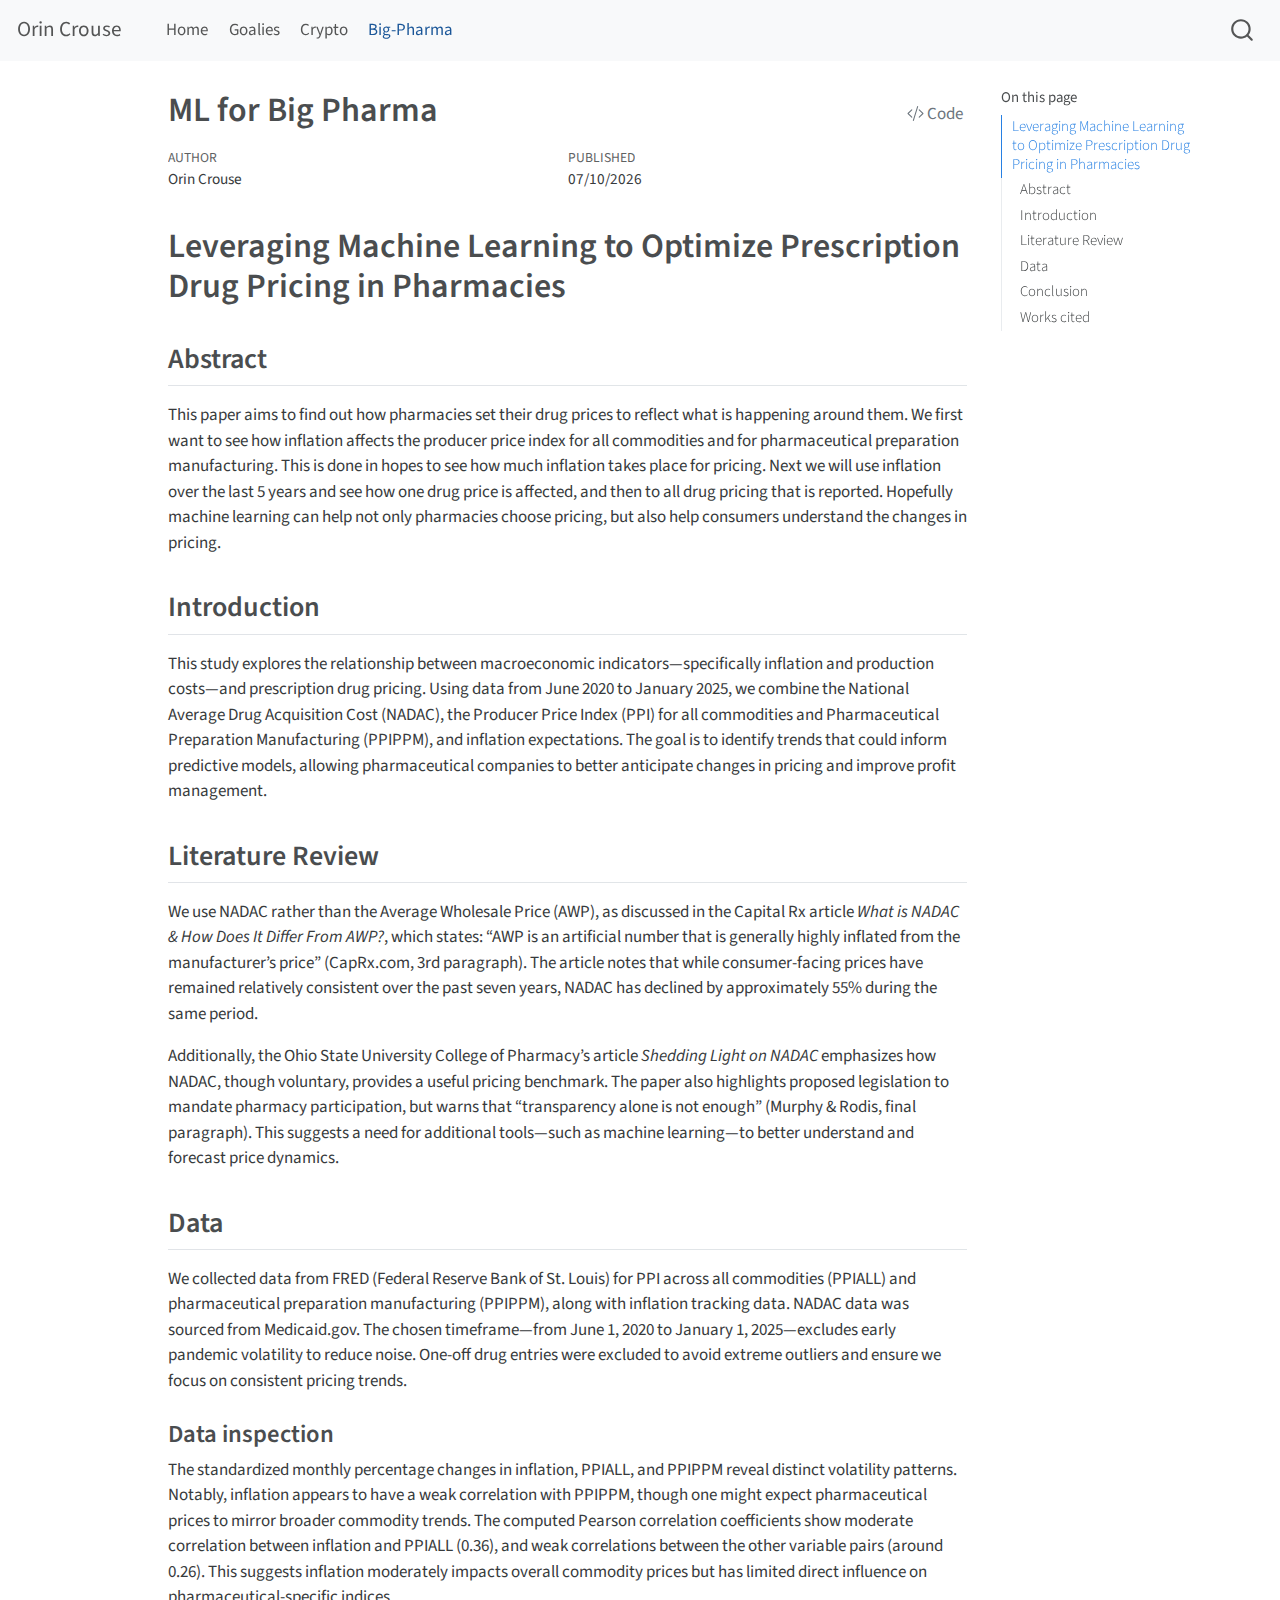
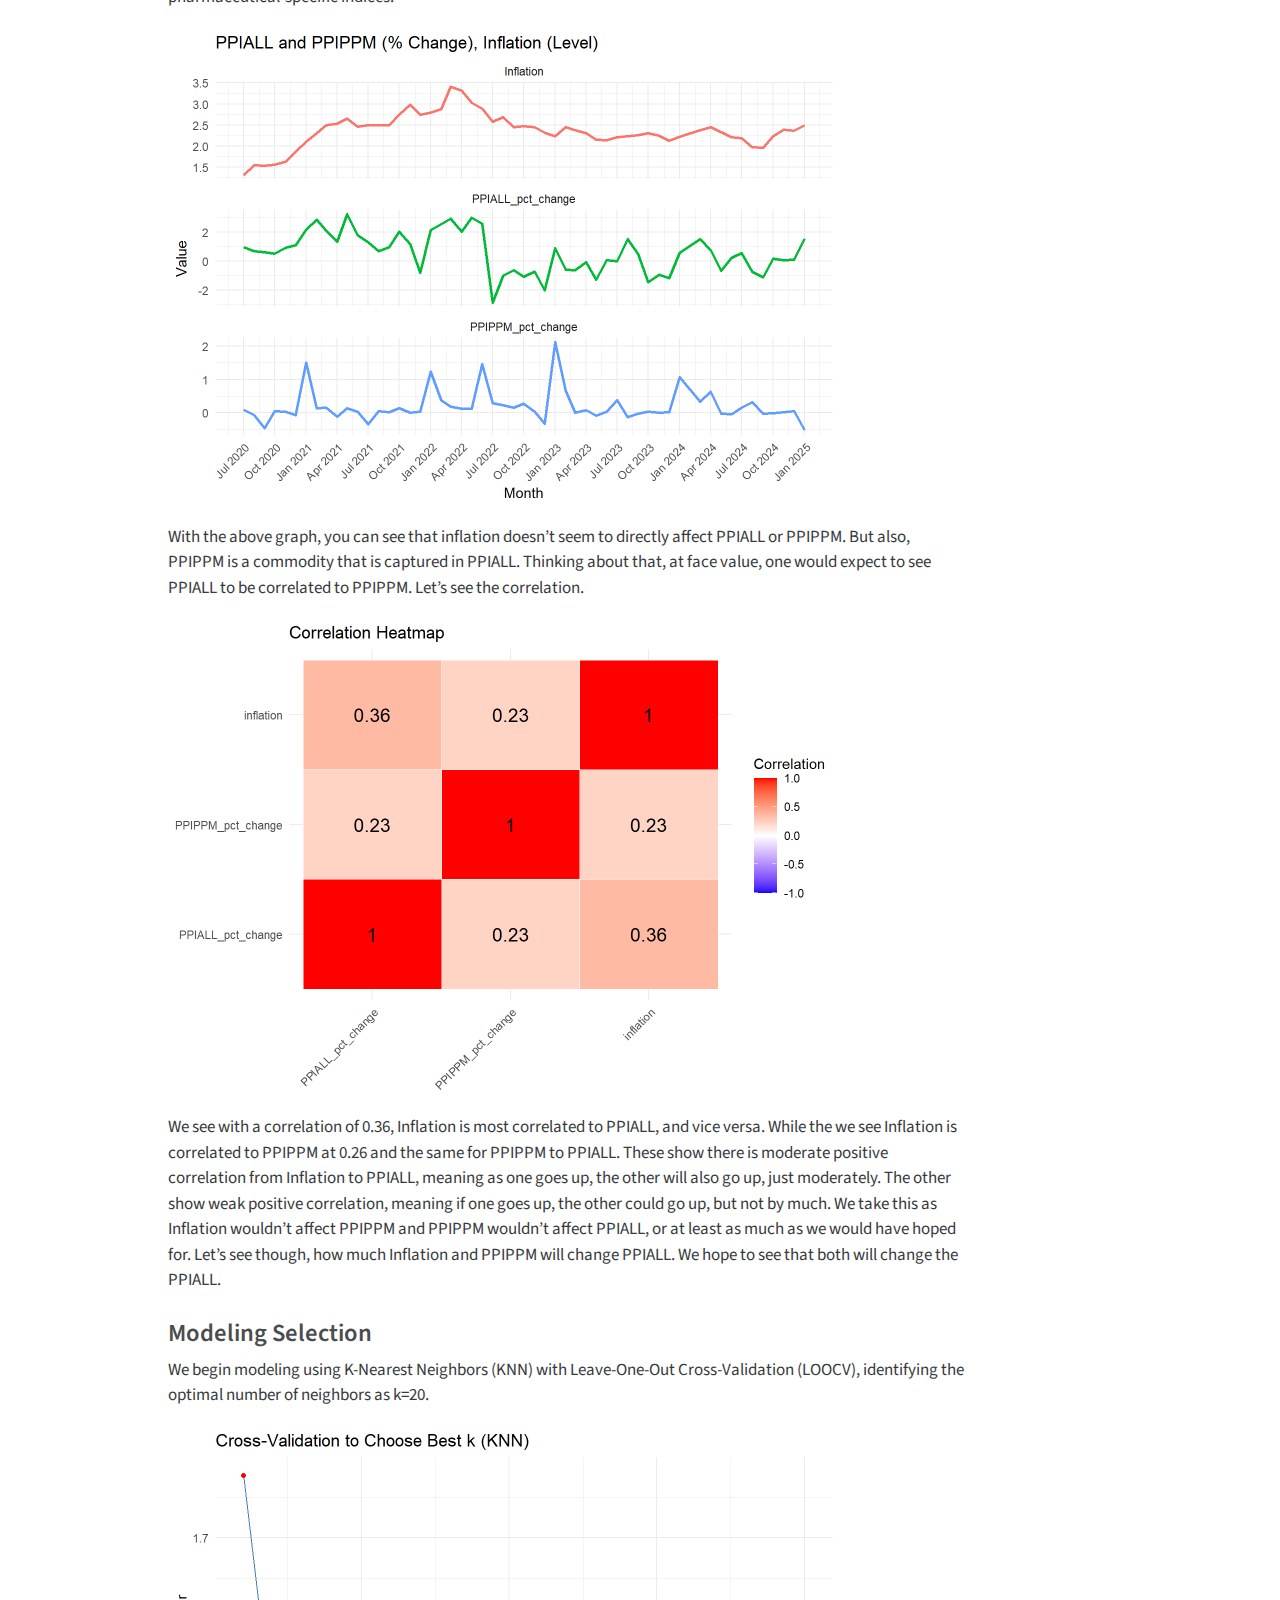
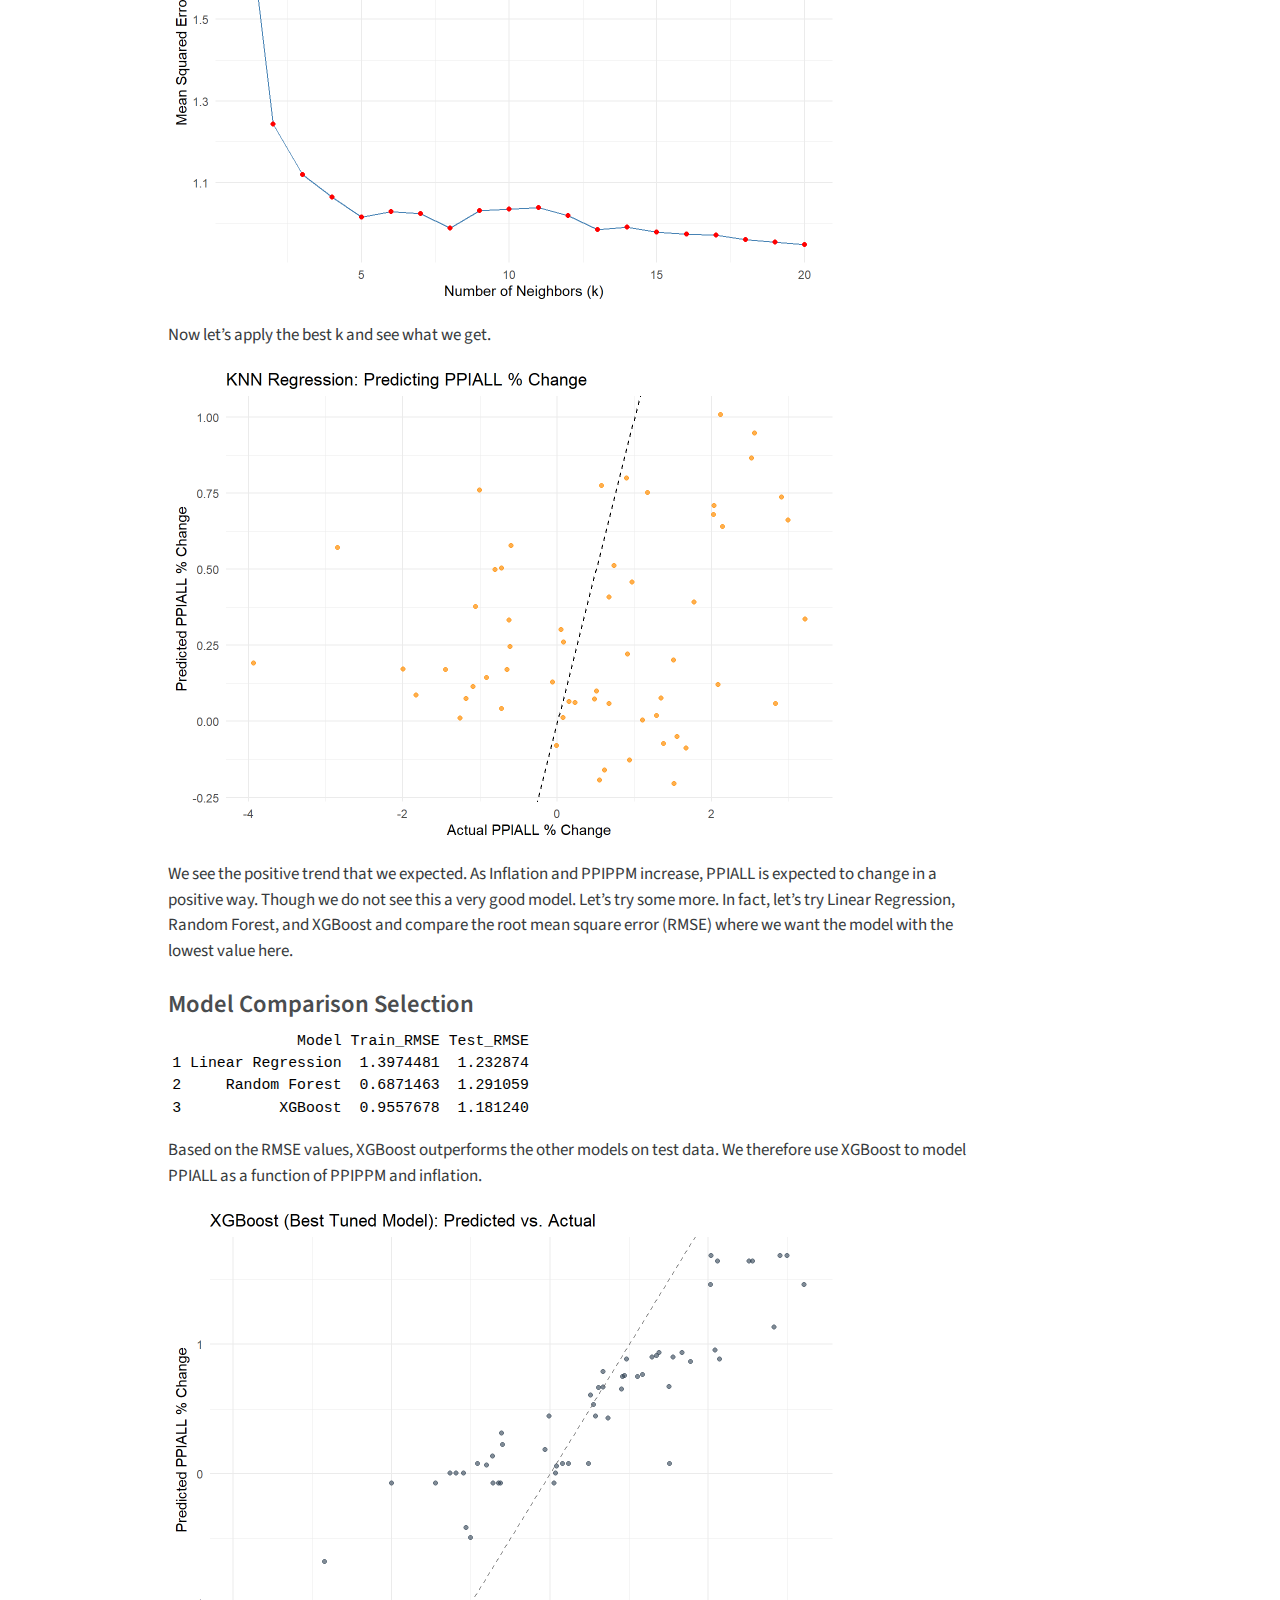
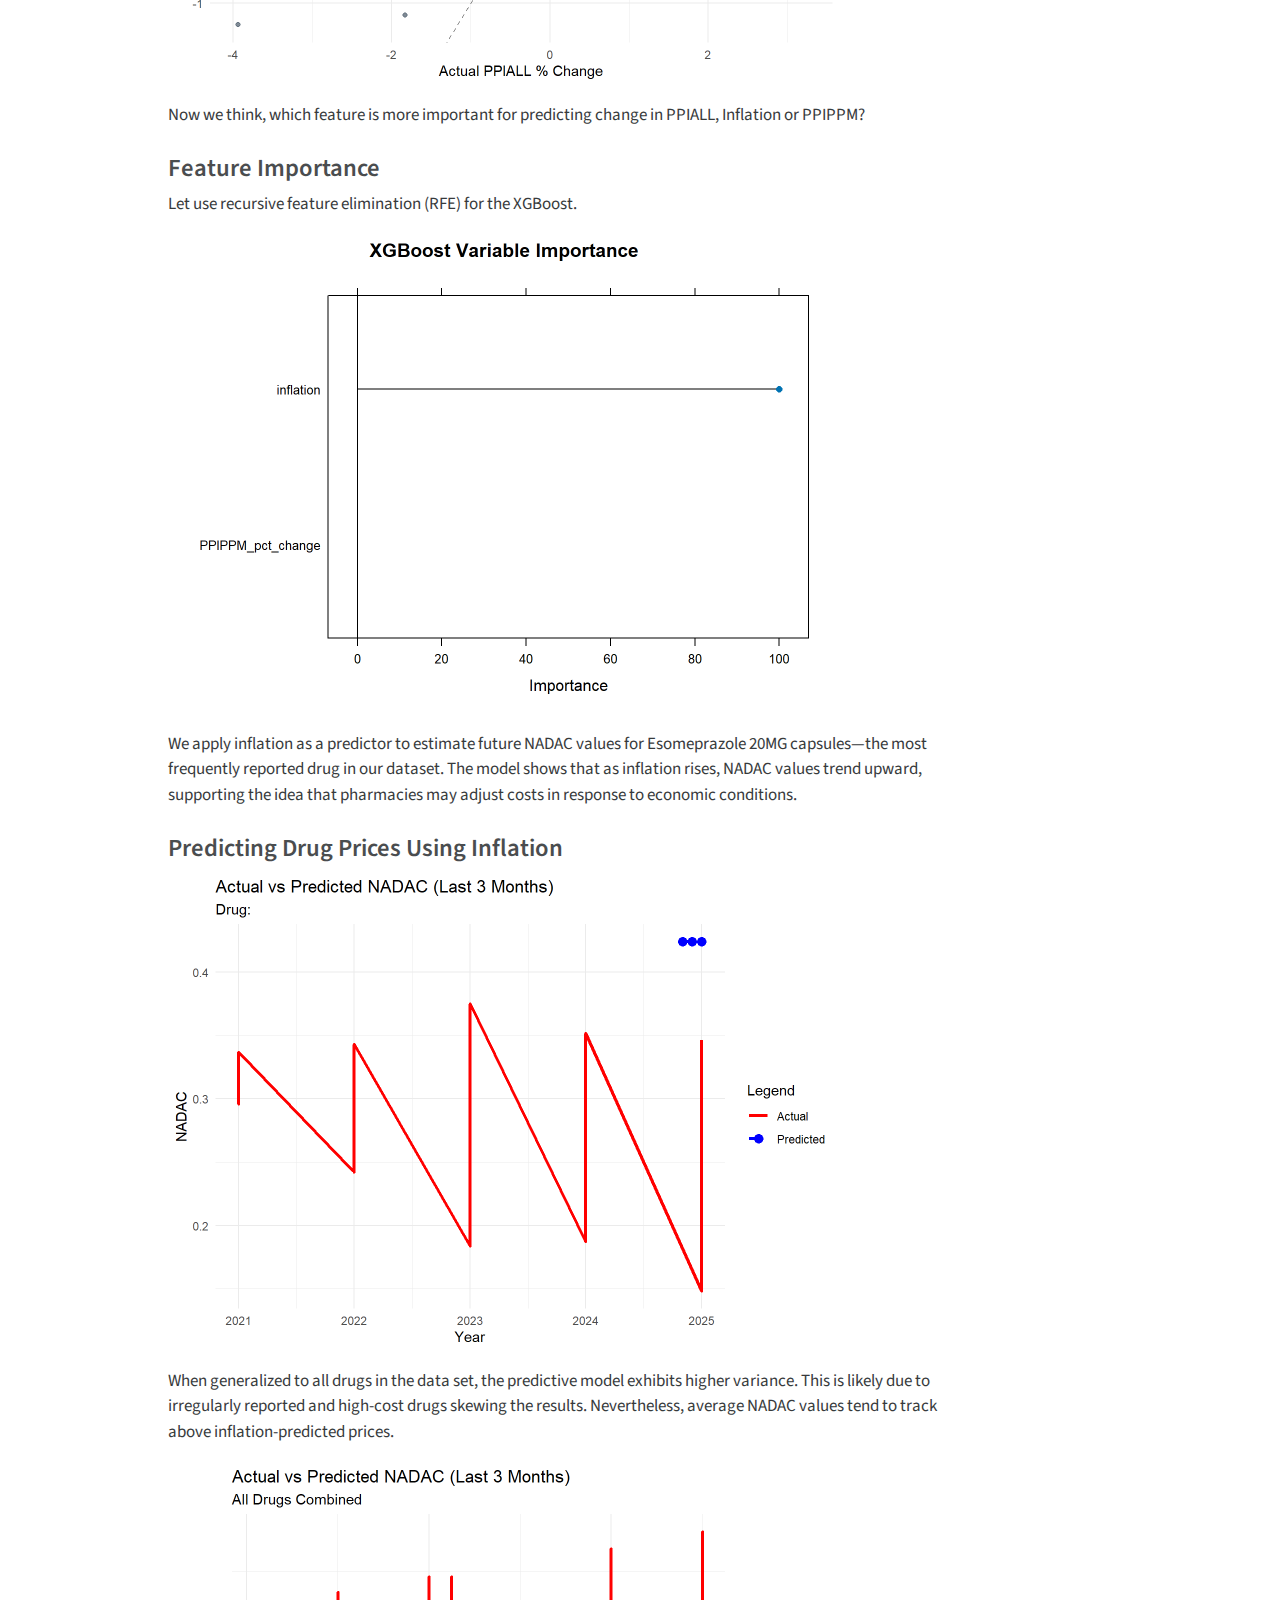
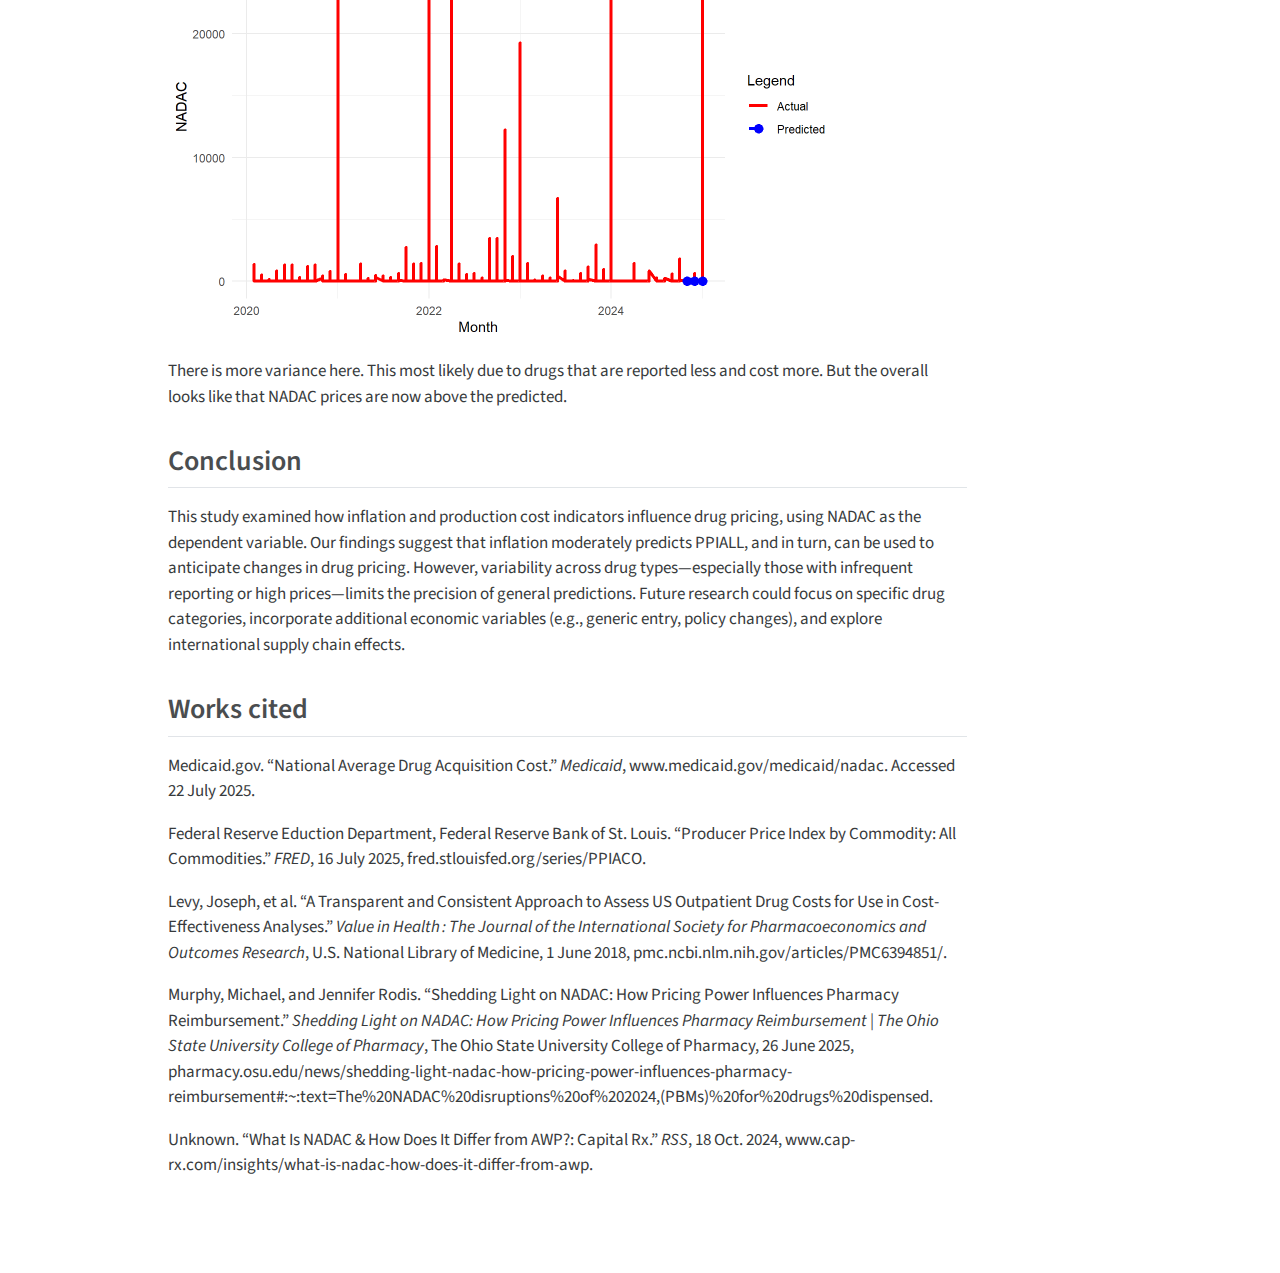
<file: docs/Big-Pharma.html>
<!DOCTYPE html>
<html xmlns="http://www.w3.org/1999/xhtml" lang="en" xml:lang="en"><head>

<meta charset="utf-8">
<meta name="generator" content="quarto-1.3.353">

<meta name="viewport" content="width=device-width, initial-scale=1.0, user-scalable=yes">

<meta name="author" content="Orin Crouse">
<meta name="dcterms.date" content="2026-07-10">

<title>Orin Crouse - ML for Big Pharma</title>
<style>
code{white-space: pre-wrap;}
span.smallcaps{font-variant: small-caps;}
div.columns{display: flex; gap: min(4vw, 1.5em);}
div.column{flex: auto; overflow-x: auto;}
div.hanging-indent{margin-left: 1.5em; text-indent: -1.5em;}
ul.task-list{list-style: none;}
ul.task-list li input[type="checkbox"] {
  width: 0.8em;
  margin: 0 0.8em 0.2em -1em; /* quarto-specific, see https://github.com/quarto-dev/quarto-cli/issues/4556 */ 
  vertical-align: middle;
}
/* CSS for syntax highlighting */
pre > code.sourceCode { white-space: pre; position: relative; }
pre > code.sourceCode > span { display: inline-block; line-height: 1.25; }
pre > code.sourceCode > span:empty { height: 1.2em; }
.sourceCode { overflow: visible; }
code.sourceCode > span { color: inherit; text-decoration: inherit; }
div.sourceCode { margin: 1em 0; }
pre.sourceCode { margin: 0; }
@media screen {
div.sourceCode { overflow: auto; }
}
@media print {
pre > code.sourceCode { white-space: pre-wrap; }
pre > code.sourceCode > span { text-indent: -5em; padding-left: 5em; }
}
pre.numberSource code
  { counter-reset: source-line 0; }
pre.numberSource code > span
  { position: relative; left: -4em; counter-increment: source-line; }
pre.numberSource code > span > a:first-child::before
  { content: counter(source-line);
    position: relative; left: -1em; text-align: right; vertical-align: baseline;
    border: none; display: inline-block;
    -webkit-touch-callout: none; -webkit-user-select: none;
    -khtml-user-select: none; -moz-user-select: none;
    -ms-user-select: none; user-select: none;
    padding: 0 4px; width: 4em;
  }
pre.numberSource { margin-left: 3em;  padding-left: 4px; }
div.sourceCode
  {   }
@media screen {
pre > code.sourceCode > span > a:first-child::before { text-decoration: underline; }
}
</style>


<script src="site_libs/quarto-nav/quarto-nav.js"></script>
<script src="site_libs/quarto-nav/headroom.min.js"></script>
<script src="site_libs/clipboard/clipboard.min.js"></script>
<script src="site_libs/quarto-search/autocomplete.umd.js"></script>
<script src="site_libs/quarto-search/fuse.min.js"></script>
<script src="site_libs/quarto-search/quarto-search.js"></script>
<meta name="quarto:offset" content="./">
<script src="site_libs/quarto-html/quarto.js"></script>
<script src="site_libs/quarto-html/popper.min.js"></script>
<script src="site_libs/quarto-html/tippy.umd.min.js"></script>
<script src="site_libs/quarto-html/anchor.min.js"></script>
<link href="site_libs/quarto-html/tippy.css" rel="stylesheet">
<link href="site_libs/quarto-html/quarto-syntax-highlighting.css" rel="stylesheet" id="quarto-text-highlighting-styles">
<script src="site_libs/bootstrap/bootstrap.min.js"></script>
<link href="site_libs/bootstrap/bootstrap-icons.css" rel="stylesheet">
<link href="site_libs/bootstrap/bootstrap.min.css" rel="stylesheet" id="quarto-bootstrap" data-mode="light">
<script id="quarto-search-options" type="application/json">{
  "location": "navbar",
  "copy-button": false,
  "collapse-after": 3,
  "panel-placement": "end",
  "type": "overlay",
  "limit": 20,
  "language": {
    "search-no-results-text": "No results",
    "search-matching-documents-text": "matching documents",
    "search-copy-link-title": "Copy link to search",
    "search-hide-matches-text": "Hide additional matches",
    "search-more-match-text": "more match in this document",
    "search-more-matches-text": "more matches in this document",
    "search-clear-button-title": "Clear",
    "search-detached-cancel-button-title": "Cancel",
    "search-submit-button-title": "Submit"
  }
}</script>


<link rel="stylesheet" href="styles.css">
</head>

<body class="nav-fixed">

<div id="quarto-search-results"></div>
  <header id="quarto-header" class="headroom fixed-top">
    <nav class="navbar navbar-expand-lg navbar-dark ">
      <div class="navbar-container container-fluid">
      <div class="navbar-brand-container">
    <a class="navbar-brand" href="./index.html">
    <span class="navbar-title">Orin Crouse</span>
    </a>
  </div>
            <div id="quarto-search" class="" title="Search"></div>
          <button class="navbar-toggler" type="button" data-bs-toggle="collapse" data-bs-target="#navbarCollapse" aria-controls="navbarCollapse" aria-expanded="false" aria-label="Toggle navigation" onclick="if (window.quartoToggleHeadroom) { window.quartoToggleHeadroom(); }">
  <span class="navbar-toggler-icon"></span>
</button>
          <div class="collapse navbar-collapse" id="navbarCollapse">
            <ul class="navbar-nav navbar-nav-scroll me-auto">
  <li class="nav-item">
    <a class="nav-link" href="./index.html" rel="" target="">
 <span class="menu-text">Home</span></a>
  </li>  
  <li class="nav-item">
    <a class="nav-link" href="./Goalies.html" rel="" target="">
 <span class="menu-text">Goalies</span></a>
  </li>  
  <li class="nav-item">
    <a class="nav-link" href="./Crypto.html" rel="" target="">
 <span class="menu-text">Crypto</span></a>
  </li>  
  <li class="nav-item">
    <a class="nav-link active" href="./Big-Pharma.html" rel="" target="" aria-current="page">
 <span class="menu-text">Big-Pharma</span></a>
  </li>  
</ul>
            <div class="quarto-navbar-tools ms-auto">
</div>
          </div> <!-- /navcollapse -->
      </div> <!-- /container-fluid -->
    </nav>
</header>
<!-- content -->
<div id="quarto-content" class="quarto-container page-columns page-rows-contents page-layout-article page-navbar">
<!-- sidebar -->
<!-- margin-sidebar -->
    <div id="quarto-margin-sidebar" class="sidebar margin-sidebar">
        <nav id="TOC" role="doc-toc" class="toc-active">
    <h2 id="toc-title">On this page</h2>
   
  <ul>
  <li><a href="#leveraging-machine-learning-to-optimize-prescription-drug-pricing-in-pharmacies" id="toc-leveraging-machine-learning-to-optimize-prescription-drug-pricing-in-pharmacies" class="nav-link active" data-scroll-target="#leveraging-machine-learning-to-optimize-prescription-drug-pricing-in-pharmacies">Leveraging Machine Learning to Optimize Prescription Drug Pricing in Pharmacies</a>
  <ul class="collapse">
  <li><a href="#abstract" id="toc-abstract" class="nav-link" data-scroll-target="#abstract">Abstract</a></li>
  <li><a href="#introduction" id="toc-introduction" class="nav-link" data-scroll-target="#introduction">Introduction</a></li>
  <li><a href="#literature-review" id="toc-literature-review" class="nav-link" data-scroll-target="#literature-review">Literature Review</a></li>
  <li><a href="#data" id="toc-data" class="nav-link" data-scroll-target="#data">Data</a>
  <ul class="collapse">
  <li><a href="#data-inspection" id="toc-data-inspection" class="nav-link" data-scroll-target="#data-inspection">Data inspection</a></li>
  <li><a href="#modeling-selection" id="toc-modeling-selection" class="nav-link" data-scroll-target="#modeling-selection">Modeling Selection</a></li>
  <li><a href="#model-comparison-selection" id="toc-model-comparison-selection" class="nav-link" data-scroll-target="#model-comparison-selection">Model Comparison Selection</a></li>
  <li><a href="#feature-importance" id="toc-feature-importance" class="nav-link" data-scroll-target="#feature-importance">Feature Importance</a></li>
  <li><a href="#predicting-drug-prices-using-inflation" id="toc-predicting-drug-prices-using-inflation" class="nav-link" data-scroll-target="#predicting-drug-prices-using-inflation">Predicting Drug Prices Using Inflation</a></li>
  </ul></li>
  <li><a href="#conclusion" id="toc-conclusion" class="nav-link" data-scroll-target="#conclusion">Conclusion</a></li>
  <li><a href="#works-cited" id="toc-works-cited" class="nav-link" data-scroll-target="#works-cited">Works cited</a></li>
  </ul></li>
  </ul>
</nav>
    </div>
<!-- main -->
<main class="content" id="quarto-document-content">

<header id="title-block-header" class="quarto-title-block default">
<div class="quarto-title">
<div class="quarto-title-block"><div><h1 class="title">ML for Big Pharma</h1><button type="button" class="btn code-tools-button" id="quarto-code-tools-source"><i class="bi"></i> Code</button></div></div>
</div>



<div class="quarto-title-meta">

    <div>
    <div class="quarto-title-meta-heading">Author</div>
    <div class="quarto-title-meta-contents">
             <p>Orin Crouse </p>
          </div>
  </div>
    
    <div>
    <div class="quarto-title-meta-heading">Published</div>
    <div class="quarto-title-meta-contents">
      <p class="date">07/10/2026</p>
    </div>
  </div>
  
    
  </div>
  

</header>

<section id="leveraging-machine-learning-to-optimize-prescription-drug-pricing-in-pharmacies" class="level1">
<h1>Leveraging Machine Learning to Optimize Prescription Drug Pricing in Pharmacies</h1>
<section id="abstract" class="level2">
<h2 class="anchored" data-anchor-id="abstract">Abstract</h2>
<p>This paper aims to find out how pharmacies set their drug prices to reflect what is happening around them. We first want to see how inflation affects the producer price index for all commodities and for pharmaceutical preparation manufacturing. This is done in hopes to see how much inflation takes place for pricing. Next we will use inflation over the last 5 years and see how one drug price is affected, and then to all drug pricing that is reported. Hopefully machine learning can help not only pharmacies choose pricing, but also help consumers understand the changes in pricing.</p>
</section>
<section id="introduction" class="level2">
<h2 class="anchored" data-anchor-id="introduction">Introduction</h2>
<p>This study explores the relationship between macroeconomic indicators—specifically inflation and production costs—and prescription drug pricing. Using data from June 2020 to January 2025, we combine the National Average Drug Acquisition Cost (NADAC), the Producer Price Index (PPI) for all commodities and Pharmaceutical Preparation Manufacturing (PPIPPM), and inflation expectations. The goal is to identify trends that could inform predictive models, allowing pharmaceutical companies to better anticipate changes in pricing and improve profit management.</p>
</section>
<section id="literature-review" class="level2">
<h2 class="anchored" data-anchor-id="literature-review">Literature Review</h2>
<p>We use NADAC rather than the Average Wholesale Price (AWP), as discussed in the Capital Rx article <em>What is NADAC &amp; How Does It Differ From AWP?</em>, which states: “AWP is an artificial number that is generally highly inflated from the manufacturer’s price” (CapRx.com, 3rd paragraph). The article notes that while consumer-facing prices have remained relatively consistent over the past seven years, NADAC has declined by approximately 55% during the same period.</p>
<p>Additionally, the Ohio State University College of Pharmacy’s article <em>Shedding Light on NADAC</em> emphasizes how NADAC, though voluntary, provides a useful pricing benchmark. The paper also highlights proposed legislation to mandate pharmacy participation, but warns that “transparency alone is not enough” (Murphy &amp; Rodis, final paragraph). This suggests a need for additional tools—such as machine learning—to better understand and forecast price dynamics.</p>
</section>
<section id="data" class="level2">
<h2 class="anchored" data-anchor-id="data">Data</h2>
<p>We collected data from FRED (Federal Reserve Bank of St.&nbsp;Louis) for PPI across all commodities (PPIALL) and pharmaceutical preparation manufacturing (PPIPPM), along with inflation tracking data. NADAC data was sourced from Medicaid.gov. The chosen timeframe—from June 1, 2020 to January 1, 2025—excludes early pandemic volatility to reduce noise. One-off drug entries were excluded to avoid extreme outliers and ensure we focus on consistent pricing trends.</p>
<section id="data-inspection" class="level3">
<h3 class="anchored" data-anchor-id="data-inspection">Data inspection</h3>
<p>The standardized monthly percentage changes in inflation, PPIALL, and PPIPPM reveal distinct volatility patterns. Notably, inflation appears to have a weak correlation with PPIPPM, though one might expect pharmaceutical prices to mirror broader commodity trends. The computed Pearson correlation coefficients show moderate correlation between inflation and PPIALL (0.36), and weak correlations between the other variable pairs (around 0.26). This suggests inflation moderately impacts overall commodity prices but has limited direct influence on pharmaceutical-specific indices.</p>
<div class="cell">
<div class="cell-output-display">
<p><img src="Big-Pharma_files/figure-html/compar plot-1.png" class="img-fluid" width="672"></p>
</div>
</div>
<p>With the above graph, you can see that inflation doesn’t seem to directly affect PPIALL or PPIPPM. But also, PPIPPM is a commodity that is captured in PPIALL. Thinking about that, at face value, one would expect to see PPIALL to be correlated to PPIPPM. Let’s see the correlation.</p>
<div class="cell">
<div class="cell-output-display">
<p><img src="Big-Pharma_files/figure-html/corr_viz-1.png" class="img-fluid" width="672"></p>
</div>
</div>
<p>We see with a correlation of 0.36, Inflation is most correlated to PPIALL, and vice versa. While the we see Inflation is correlated to PPIPPM at 0.26 and the same for PPIPPM to PPIALL. These show there is moderate positive correlation from Inflation to PPIALL, meaning as one goes up, the other will also go up, just moderately. The other show weak positive correlation, meaning if one goes up, the other could go up, but not by much. We take this as Inflation wouldn’t affect PPIPPM and PPIPPM wouldn’t affect PPIALL, or at least as much as we would have hoped for. Let’s see though, how much Inflation and PPIPPM will change PPIALL. We hope to see that both will change the PPIALL.</p>
</section>
<section id="modeling-selection" class="level3">
<h3 class="anchored" data-anchor-id="modeling-selection">Modeling Selection</h3>
<p>We begin modeling using K-Nearest Neighbors (KNN) with Leave-One-Out Cross-Validation (LOOCV), identifying the optimal number of neighbors as k=20.</p>
<div class="cell">
<div class="cell-output-display">
<p><img src="Big-Pharma_files/figure-html/choose_k-1.png" class="img-fluid" width="672"></p>
</div>
</div>
<p>Now let’s apply the best k and see what we get.</p>
<div class="cell">
<div class="cell-output-display">
<p><img src="Big-Pharma_files/figure-html/knn_reg_best_k-1.png" class="img-fluid" width="672"></p>
</div>
</div>
<p>We see the positive trend that we expected. As Inflation and PPIPPM increase, PPIALL is expected to change in a positive way. Though we do not see this a very good model. Let’s try some more. In fact, let’s try Linear Regression, Random Forest, and XGBoost and compare the root mean square error (RMSE) where we want the model with the lowest value here.</p>
</section>
<section id="model-comparison-selection" class="level3">
<h3 class="anchored" data-anchor-id="model-comparison-selection">Model Comparison Selection</h3>
<div class="cell">
<div class="cell-output cell-output-stdout">
<pre><code>              Model Train_RMSE Test_RMSE
1 Linear Regression  1.3974481  1.232874
2     Random Forest  0.6871463  1.291059
3           XGBoost  0.9557678  1.181240</code></pre>
</div>
</div>
<p>Based on the RMSE values, XGBoost outperforms the other models on test data. We therefore use XGBoost to model PPIALL as a function of PPIPPM and inflation.</p>
<div class="cell">
<div class="cell-output-display">
<p><img src="Big-Pharma_files/figure-html/xg_old_plot-1.png" class="img-fluid" width="672"></p>
</div>
</div>
<p>Now we think, which feature is more important for predicting change in PPIALL, Inflation or PPIPPM?</p>
</section>
<section id="feature-importance" class="level3">
<h3 class="anchored" data-anchor-id="feature-importance">Feature Importance</h3>
<p>Let use recursive feature elimination (RFE) for the XGBoost.</p>
<div class="cell">
<div class="cell-output-display">
<p><img src="Big-Pharma_files/figure-html/rfe-1.png" class="img-fluid" width="672"></p>
</div>
</div>
<p>We apply inflation as a predictor to estimate future NADAC values for Esomeprazole 20MG capsules—the most frequently reported drug in our dataset. The model shows that as inflation rises, NADAC values trend upward, supporting the idea that pharmacies may adjust costs in response to economic conditions.</p>
</section>
<section id="predicting-drug-prices-using-inflation" class="level3">
<h3 class="anchored" data-anchor-id="predicting-drug-prices-using-inflation">Predicting Drug Prices Using Inflation</h3>
<div class="cell">
<div class="cell-output-display">
<p><img src="Big-Pharma_files/figure-html/inflation to predict eso-1.png" class="img-fluid" width="672"></p>
</div>
</div>
<p>When generalized to all drugs in the data set, the predictive model exhibits higher variance. This is likely due to irregularly reported and high-cost drugs skewing the results. Nevertheless, average NADAC values tend to track above inflation-predicted prices.</p>
<div class="cell">
<div class="cell-output-display">
<p><img src="Big-Pharma_files/figure-html/inflation to predict all drugs-1.png" class="img-fluid" width="672"></p>
</div>
</div>
<p>There is more variance here. This most likely due to drugs that are reported less and cost more. But the overall looks like that NADAC prices are now above the predicted.</p>
</section>
</section>
<section id="conclusion" class="level2">
<h2 class="anchored" data-anchor-id="conclusion">Conclusion</h2>
<p>This study examined how inflation and production cost indicators influence drug pricing, using NADAC as the dependent variable. Our findings suggest that inflation moderately predicts PPIALL, and in turn, can be used to anticipate changes in drug pricing. However, variability across drug types—especially those with infrequent reporting or high prices—limits the precision of general predictions. Future research could focus on specific drug categories, incorporate additional economic variables (e.g., generic entry, policy changes), and explore international supply chain effects.</p>
</section>
<section id="works-cited" class="level2">
<h2 class="anchored" data-anchor-id="works-cited">Works cited</h2>
<p>Medicaid.gov. “National Average Drug Acquisition Cost.” <em>Medicaid</em>, www.medicaid.gov/medicaid/nadac. Accessed 22 July 2025.</p>
<p>Federal Reserve Eduction Department, Federal Reserve Bank of St.&nbsp;Louis. “Producer Price Index by Commodity: All Commodities.” <em>FRED</em>, 16 July 2025, fred.stlouisfed.org/series/PPIACO.</p>
<p>Levy, Joseph, et al.&nbsp;“A Transparent and Consistent Approach to Assess US Outpatient Drug Costs for Use in Cost-Effectiveness Analyses.” <em>Value in Health : The Journal of the International Society for Pharmacoeconomics and Outcomes Research</em>, U.S. National Library of Medicine, 1 June 2018, pmc.ncbi.nlm.nih.gov/articles/PMC6394851/.</p>
<p>Murphy, Michael, and Jennifer Rodis. “Shedding Light on NADAC: How Pricing Power Influences Pharmacy Reimbursement.” <em>Shedding Light on NADAC: How Pricing Power Influences Pharmacy Reimbursement | The Ohio State University College of Pharmacy</em>, The Ohio State University College of Pharmacy, 26 June 2025, pharmacy.osu.edu/news/shedding-light-nadac-how-pricing-power-influences-pharmacy-reimbursement#:~:text=The%20NADAC%20disruptions%20of%202024,(PBMs)%20for%20drugs%20dispensed.</p>
<p>Unknown. “What Is NADAC &amp; How Does It Differ from AWP?: Capital Rx.” <em>RSS</em>, 18 Oct.&nbsp;2024, www.cap-rx.com/insights/what-is-nadac-how-does-it-differ-from-awp.</p>


<!-- -->

</section>
</section>

</main> <!-- /main -->
<script id="quarto-html-after-body" type="application/javascript">
window.document.addEventListener("DOMContentLoaded", function (event) {
  const toggleBodyColorMode = (bsSheetEl) => {
    const mode = bsSheetEl.getAttribute("data-mode");
    const bodyEl = window.document.querySelector("body");
    if (mode === "dark") {
      bodyEl.classList.add("quarto-dark");
      bodyEl.classList.remove("quarto-light");
    } else {
      bodyEl.classList.add("quarto-light");
      bodyEl.classList.remove("quarto-dark");
    }
  }
  const toggleBodyColorPrimary = () => {
    const bsSheetEl = window.document.querySelector("link#quarto-bootstrap");
    if (bsSheetEl) {
      toggleBodyColorMode(bsSheetEl);
    }
  }
  toggleBodyColorPrimary();  
  const icon = "";
  const anchorJS = new window.AnchorJS();
  anchorJS.options = {
    placement: 'right',
    icon: icon
  };
  anchorJS.add('.anchored');
  const isCodeAnnotation = (el) => {
    for (const clz of el.classList) {
      if (clz.startsWith('code-annotation-')) {                     
        return true;
      }
    }
    return false;
  }
  const clipboard = new window.ClipboardJS('.code-copy-button', {
    text: function(trigger) {
      const codeEl = trigger.previousElementSibling.cloneNode(true);
      for (const childEl of codeEl.children) {
        if (isCodeAnnotation(childEl)) {
          childEl.remove();
        }
      }
      return codeEl.innerText;
    }
  });
  clipboard.on('success', function(e) {
    // button target
    const button = e.trigger;
    // don't keep focus
    button.blur();
    // flash "checked"
    button.classList.add('code-copy-button-checked');
    var currentTitle = button.getAttribute("title");
    button.setAttribute("title", "Copied!");
    let tooltip;
    if (window.bootstrap) {
      button.setAttribute("data-bs-toggle", "tooltip");
      button.setAttribute("data-bs-placement", "left");
      button.setAttribute("data-bs-title", "Copied!");
      tooltip = new bootstrap.Tooltip(button, 
        { trigger: "manual", 
          customClass: "code-copy-button-tooltip",
          offset: [0, -8]});
      tooltip.show();    
    }
    setTimeout(function() {
      if (tooltip) {
        tooltip.hide();
        button.removeAttribute("data-bs-title");
        button.removeAttribute("data-bs-toggle");
        button.removeAttribute("data-bs-placement");
      }
      button.setAttribute("title", currentTitle);
      button.classList.remove('code-copy-button-checked');
    }, 1000);
    // clear code selection
    e.clearSelection();
  });
  const viewSource = window.document.getElementById('quarto-view-source') ||
                     window.document.getElementById('quarto-code-tools-source');
  if (viewSource) {
    const sourceUrl = viewSource.getAttribute("data-quarto-source-url");
    viewSource.addEventListener("click", function(e) {
      if (sourceUrl) {
        // rstudio viewer pane
        if (/\bcapabilities=\b/.test(window.location)) {
          window.open(sourceUrl);
        } else {
          window.location.href = sourceUrl;
        }
      } else {
        const modal = new bootstrap.Modal(document.getElementById('quarto-embedded-source-code-modal'));
        modal.show();
      }
      return false;
    });
  }
  function toggleCodeHandler(show) {
    return function(e) {
      const detailsSrc = window.document.querySelectorAll(".cell > details > .sourceCode");
      for (let i=0; i<detailsSrc.length; i++) {
        const details = detailsSrc[i].parentElement;
        if (show) {
          details.open = true;
        } else {
          details.removeAttribute("open");
        }
      }
      const cellCodeDivs = window.document.querySelectorAll(".cell > .sourceCode");
      const fromCls = show ? "hidden" : "unhidden";
      const toCls = show ? "unhidden" : "hidden";
      for (let i=0; i<cellCodeDivs.length; i++) {
        const codeDiv = cellCodeDivs[i];
        if (codeDiv.classList.contains(fromCls)) {
          codeDiv.classList.remove(fromCls);
          codeDiv.classList.add(toCls);
        } 
      }
      return false;
    }
  }
  const hideAllCode = window.document.getElementById("quarto-hide-all-code");
  if (hideAllCode) {
    hideAllCode.addEventListener("click", toggleCodeHandler(false));
  }
  const showAllCode = window.document.getElementById("quarto-show-all-code");
  if (showAllCode) {
    showAllCode.addEventListener("click", toggleCodeHandler(true));
  }
  function tippyHover(el, contentFn) {
    const config = {
      allowHTML: true,
      content: contentFn,
      maxWidth: 500,
      delay: 100,
      arrow: false,
      appendTo: function(el) {
          return el.parentElement;
      },
      interactive: true,
      interactiveBorder: 10,
      theme: 'quarto',
      placement: 'bottom-start'
    };
    window.tippy(el, config); 
  }
  const noterefs = window.document.querySelectorAll('a[role="doc-noteref"]');
  for (var i=0; i<noterefs.length; i++) {
    const ref = noterefs[i];
    tippyHover(ref, function() {
      // use id or data attribute instead here
      let href = ref.getAttribute('data-footnote-href') || ref.getAttribute('href');
      try { href = new URL(href).hash; } catch {}
      const id = href.replace(/^#\/?/, "");
      const note = window.document.getElementById(id);
      return note.innerHTML;
    });
  }
      let selectedAnnoteEl;
      const selectorForAnnotation = ( cell, annotation) => {
        let cellAttr = 'data-code-cell="' + cell + '"';
        let lineAttr = 'data-code-annotation="' +  annotation + '"';
        const selector = 'span[' + cellAttr + '][' + lineAttr + ']';
        return selector;
      }
      const selectCodeLines = (annoteEl) => {
        const doc = window.document;
        const targetCell = annoteEl.getAttribute("data-target-cell");
        const targetAnnotation = annoteEl.getAttribute("data-target-annotation");
        const annoteSpan = window.document.querySelector(selectorForAnnotation(targetCell, targetAnnotation));
        const lines = annoteSpan.getAttribute("data-code-lines").split(",");
        const lineIds = lines.map((line) => {
          return targetCell + "-" + line;
        })
        let top = null;
        let height = null;
        let parent = null;
        if (lineIds.length > 0) {
            //compute the position of the single el (top and bottom and make a div)
            const el = window.document.getElementById(lineIds[0]);
            top = el.offsetTop;
            height = el.offsetHeight;
            parent = el.parentElement.parentElement;
          if (lineIds.length > 1) {
            const lastEl = window.document.getElementById(lineIds[lineIds.length - 1]);
            const bottom = lastEl.offsetTop + lastEl.offsetHeight;
            height = bottom - top;
          }
          if (top !== null && height !== null && parent !== null) {
            // cook up a div (if necessary) and position it 
            let div = window.document.getElementById("code-annotation-line-highlight");
            if (div === null) {
              div = window.document.createElement("div");
              div.setAttribute("id", "code-annotation-line-highlight");
              div.style.position = 'absolute';
              parent.appendChild(div);
            }
            div.style.top = top - 2 + "px";
            div.style.height = height + 4 + "px";
            let gutterDiv = window.document.getElementById("code-annotation-line-highlight-gutter");
            if (gutterDiv === null) {
              gutterDiv = window.document.createElement("div");
              gutterDiv.setAttribute("id", "code-annotation-line-highlight-gutter");
              gutterDiv.style.position = 'absolute';
              const codeCell = window.document.getElementById(targetCell);
              const gutter = codeCell.querySelector('.code-annotation-gutter');
              gutter.appendChild(gutterDiv);
            }
            gutterDiv.style.top = top - 2 + "px";
            gutterDiv.style.height = height + 4 + "px";
          }
          selectedAnnoteEl = annoteEl;
        }
      };
      const unselectCodeLines = () => {
        const elementsIds = ["code-annotation-line-highlight", "code-annotation-line-highlight-gutter"];
        elementsIds.forEach((elId) => {
          const div = window.document.getElementById(elId);
          if (div) {
            div.remove();
          }
        });
        selectedAnnoteEl = undefined;
      };
      // Attach click handler to the DT
      const annoteDls = window.document.querySelectorAll('dt[data-target-cell]');
      for (const annoteDlNode of annoteDls) {
        annoteDlNode.addEventListener('click', (event) => {
          const clickedEl = event.target;
          if (clickedEl !== selectedAnnoteEl) {
            unselectCodeLines();
            const activeEl = window.document.querySelector('dt[data-target-cell].code-annotation-active');
            if (activeEl) {
              activeEl.classList.remove('code-annotation-active');
            }
            selectCodeLines(clickedEl);
            clickedEl.classList.add('code-annotation-active');
          } else {
            // Unselect the line
            unselectCodeLines();
            clickedEl.classList.remove('code-annotation-active');
          }
        });
      }
  const findCites = (el) => {
    const parentEl = el.parentElement;
    if (parentEl) {
      const cites = parentEl.dataset.cites;
      if (cites) {
        return {
          el,
          cites: cites.split(' ')
        };
      } else {
        return findCites(el.parentElement)
      }
    } else {
      return undefined;
    }
  };
  var bibliorefs = window.document.querySelectorAll('a[role="doc-biblioref"]');
  for (var i=0; i<bibliorefs.length; i++) {
    const ref = bibliorefs[i];
    const citeInfo = findCites(ref);
    if (citeInfo) {
      tippyHover(citeInfo.el, function() {
        var popup = window.document.createElement('div');
        citeInfo.cites.forEach(function(cite) {
          var citeDiv = window.document.createElement('div');
          citeDiv.classList.add('hanging-indent');
          citeDiv.classList.add('csl-entry');
          var biblioDiv = window.document.getElementById('ref-' + cite);
          if (biblioDiv) {
            citeDiv.innerHTML = biblioDiv.innerHTML;
          }
          popup.appendChild(citeDiv);
        });
        return popup.innerHTML;
      });
    }
  }
});
</script><div class="modal fade" id="quarto-embedded-source-code-modal" tabindex="-1" aria-labelledby="quarto-embedded-source-code-modal-label" aria-hidden="true"><div class="modal-dialog modal-dialog-scrollable"><div class="modal-content"><div class="modal-header"><h5 class="modal-title" id="quarto-embedded-source-code-modal-label">Source Code</h5><button class="btn-close" data-bs-dismiss="modal"></button></div><div class="modal-body"><div class="">
<div class="sourceCode" id="cb2" data-shortcodes="false"><pre class="sourceCode markdown code-with-copy"><code class="sourceCode markdown"><span id="cb2-1"><a href="#cb2-1" aria-hidden="true" tabindex="-1"></a><span class="co">---</span></span>
<span id="cb2-2"><a href="#cb2-2" aria-hidden="true" tabindex="-1"></a><span class="an">title:</span><span class="co"> "ML for Big Pharma"</span></span>
<span id="cb2-3"><a href="#cb2-3" aria-hidden="true" tabindex="-1"></a><span class="an">author:</span><span class="co"> "Orin Crouse"</span></span>
<span id="cb2-4"><a href="#cb2-4" aria-hidden="true" tabindex="-1"></a><span class="an">date:</span><span class="co"> 22/07/2025</span></span>
<span id="cb2-5"><a href="#cb2-5" aria-hidden="true" tabindex="-1"></a><span class="an">date-format:</span><span class="co"> "DD/MM/YYYY"</span></span>
<span id="cb2-6"><a href="#cb2-6" aria-hidden="true" tabindex="-1"></a><span class="an">format:</span></span>
<span id="cb2-7"><a href="#cb2-7" aria-hidden="true" tabindex="-1"></a><span class="co">  html:</span></span>
<span id="cb2-8"><a href="#cb2-8" aria-hidden="true" tabindex="-1"></a><span class="co">    code-fold: true</span></span>
<span id="cb2-9"><a href="#cb2-9" aria-hidden="true" tabindex="-1"></a><span class="co">    code-tools: true</span></span>
<span id="cb2-10"><a href="#cb2-10" aria-hidden="true" tabindex="-1"></a><span class="an">editor:</span><span class="co"> visual</span></span>
<span id="cb2-11"><a href="#cb2-11" aria-hidden="true" tabindex="-1"></a><span class="an">execute:</span><span class="co"> </span></span>
<span id="cb2-12"><a href="#cb2-12" aria-hidden="true" tabindex="-1"></a><span class="co">  echo: false</span></span>
<span id="cb2-13"><a href="#cb2-13" aria-hidden="true" tabindex="-1"></a><span class="co">  enabled: true</span></span>
<span id="cb2-14"><a href="#cb2-14" aria-hidden="true" tabindex="-1"></a><span class="co">---</span></span>
<span id="cb2-15"><a href="#cb2-15" aria-hidden="true" tabindex="-1"></a></span>
<span id="cb2-16"><a href="#cb2-16" aria-hidden="true" tabindex="-1"></a><span class="in">```{r setup_libraries, echo=FALSE, message=FALSE, warning=FALSE}</span></span>
<span id="cb2-17"><a href="#cb2-17" aria-hidden="true" tabindex="-1"></a><span class="fu">library</span>(dplyr)</span>
<span id="cb2-18"><a href="#cb2-18" aria-hidden="true" tabindex="-1"></a><span class="fu">library</span>(tidyr)</span>
<span id="cb2-19"><a href="#cb2-19" aria-hidden="true" tabindex="-1"></a><span class="fu">library</span>(ggplot2)</span>
<span id="cb2-20"><a href="#cb2-20" aria-hidden="true" tabindex="-1"></a><span class="fu">library</span>(scales)</span>
<span id="cb2-21"><a href="#cb2-21" aria-hidden="true" tabindex="-1"></a><span class="fu">library</span>(readr)</span>
<span id="cb2-22"><a href="#cb2-22" aria-hidden="true" tabindex="-1"></a><span class="fu">library</span>(lubridate)</span>
<span id="cb2-23"><a href="#cb2-23" aria-hidden="true" tabindex="-1"></a><span class="fu">library</span>(ggfortify)</span>
<span id="cb2-24"><a href="#cb2-24" aria-hidden="true" tabindex="-1"></a><span class="fu">library</span>(zoo)</span>
<span id="cb2-25"><a href="#cb2-25" aria-hidden="true" tabindex="-1"></a><span class="fu">library</span>(lmtest)</span>
<span id="cb2-26"><a href="#cb2-26" aria-hidden="true" tabindex="-1"></a><span class="fu">library</span>(forecast)</span>
<span id="cb2-27"><a href="#cb2-27" aria-hidden="true" tabindex="-1"></a><span class="fu">library</span>(tseries)</span>
<span id="cb2-28"><a href="#cb2-28" aria-hidden="true" tabindex="-1"></a><span class="fu">library</span>(vars)</span>
<span id="cb2-29"><a href="#cb2-29" aria-hidden="true" tabindex="-1"></a><span class="fu">library</span>(Metrics)</span>
<span id="cb2-30"><a href="#cb2-30" aria-hidden="true" tabindex="-1"></a><span class="fu">library</span>(randomForest)</span>
<span id="cb2-31"><a href="#cb2-31" aria-hidden="true" tabindex="-1"></a><span class="fu">library</span>(xgboost)</span>
<span id="cb2-32"><a href="#cb2-32" aria-hidden="true" tabindex="-1"></a><span class="fu">library</span>(Matrix)</span>
<span id="cb2-33"><a href="#cb2-33" aria-hidden="true" tabindex="-1"></a><span class="fu">library</span>(FNN)</span>
<span id="cb2-34"><a href="#cb2-34" aria-hidden="true" tabindex="-1"></a><span class="fu">library</span>(corrplot)</span>
<span id="cb2-35"><a href="#cb2-35" aria-hidden="true" tabindex="-1"></a><span class="fu">library</span>(FNN)</span>
<span id="cb2-36"><a href="#cb2-36" aria-hidden="true" tabindex="-1"></a><span class="fu">library</span>(caret)</span>
<span id="cb2-37"><a href="#cb2-37" aria-hidden="true" tabindex="-1"></a><span class="fu">library</span>(plotly)</span>
<span id="cb2-38"><a href="#cb2-38" aria-hidden="true" tabindex="-1"></a></span>
<span id="cb2-39"><a href="#cb2-39" aria-hidden="true" tabindex="-1"></a><span class="co"># Read in the datasets</span></span>
<span id="cb2-40"><a href="#cb2-40" aria-hidden="true" tabindex="-1"></a>df <span class="ot">&lt;-</span> <span class="fu">read.csv</span>(<span class="st">"merged_combined_drug_econ_data.csv"</span>)</span>
<span id="cb2-41"><a href="#cb2-41" aria-hidden="true" tabindex="-1"></a></span>
<span id="cb2-42"><a href="#cb2-42" aria-hidden="true" tabindex="-1"></a>df <span class="ot">&lt;-</span> df <span class="sc">%&gt;%</span></span>
<span id="cb2-43"><a href="#cb2-43" aria-hidden="true" tabindex="-1"></a>  <span class="fu">rename</span>(</span>
<span id="cb2-44"><a href="#cb2-44" aria-hidden="true" tabindex="-1"></a>    <span class="at">inflation =</span> T5YIE,</span>
<span id="cb2-45"><a href="#cb2-45" aria-hidden="true" tabindex="-1"></a>    <span class="at">PPIPPM =</span> PPI_PPM</span>
<span id="cb2-46"><a href="#cb2-46" aria-hidden="true" tabindex="-1"></a>  )</span>
<span id="cb2-47"><a href="#cb2-47" aria-hidden="true" tabindex="-1"></a><span class="in">```</span></span>
<span id="cb2-48"><a href="#cb2-48" aria-hidden="true" tabindex="-1"></a></span>
<span id="cb2-49"><a href="#cb2-49" aria-hidden="true" tabindex="-1"></a><span class="fu"># Leveraging Machine Learning to Optimize Prescription Drug Pricing in Pharmacies</span></span>
<span id="cb2-50"><a href="#cb2-50" aria-hidden="true" tabindex="-1"></a></span>
<span id="cb2-51"><a href="#cb2-51" aria-hidden="true" tabindex="-1"></a><span class="fu">## Abstract</span></span>
<span id="cb2-52"><a href="#cb2-52" aria-hidden="true" tabindex="-1"></a></span>
<span id="cb2-53"><a href="#cb2-53" aria-hidden="true" tabindex="-1"></a>This paper aims to find out how pharmacies set their drug prices to reflect what is happening around them. We first want to see how inflation affects the producer price index for all commodities and for pharmaceutical preparation manufacturing. This is done in hopes to see how much inflation takes place for pricing. Next we will use inflation over the last 5 years and see how one drug price is affected, and then to all drug pricing that is reported. Hopefully machine learning can help not only pharmacies choose pricing, but also help consumers understand the changes in pricing.</span>
<span id="cb2-54"><a href="#cb2-54" aria-hidden="true" tabindex="-1"></a></span>
<span id="cb2-55"><a href="#cb2-55" aria-hidden="true" tabindex="-1"></a><span class="fu">## Introduction</span></span>
<span id="cb2-56"><a href="#cb2-56" aria-hidden="true" tabindex="-1"></a></span>
<span id="cb2-57"><a href="#cb2-57" aria-hidden="true" tabindex="-1"></a>This study explores the relationship between macroeconomic indicators---specifically inflation and production costs---and prescription drug pricing. Using data from June 2020 to January 2025, we combine the National Average Drug Acquisition Cost (NADAC), the Producer Price Index (PPI) for all commodities and Pharmaceutical Preparation Manufacturing (PPIPPM), and inflation expectations. The goal is to identify trends that could inform predictive models, allowing pharmaceutical companies to better anticipate changes in pricing and improve profit management.</span>
<span id="cb2-58"><a href="#cb2-58" aria-hidden="true" tabindex="-1"></a></span>
<span id="cb2-59"><a href="#cb2-59" aria-hidden="true" tabindex="-1"></a><span class="fu">## Literature Review</span></span>
<span id="cb2-60"><a href="#cb2-60" aria-hidden="true" tabindex="-1"></a></span>
<span id="cb2-61"><a href="#cb2-61" aria-hidden="true" tabindex="-1"></a>We use NADAC rather than the Average Wholesale Price (AWP), as discussed in the Capital Rx article *What is NADAC &amp; How Does It Differ From AWP?*, which states: "AWP is an artificial number that is generally highly inflated from the manufacturer's price" (CapRx.com, 3rd paragraph). The article notes that while consumer-facing prices have remained relatively consistent over the past seven years, NADAC has declined by approximately 55% during the same period.</span>
<span id="cb2-62"><a href="#cb2-62" aria-hidden="true" tabindex="-1"></a></span>
<span id="cb2-63"><a href="#cb2-63" aria-hidden="true" tabindex="-1"></a>Additionally, the Ohio State University College of Pharmacy's article *Shedding Light on NADAC* emphasizes how NADAC, though voluntary, provides a useful pricing benchmark. The paper also highlights proposed legislation to mandate pharmacy participation, but warns that "transparency alone is not enough" (Murphy &amp; Rodis, final paragraph). This suggests a need for additional tools---such as machine learning---to better understand and forecast price dynamics.</span>
<span id="cb2-64"><a href="#cb2-64" aria-hidden="true" tabindex="-1"></a></span>
<span id="cb2-65"><a href="#cb2-65" aria-hidden="true" tabindex="-1"></a><span class="fu">## Data</span></span>
<span id="cb2-66"><a href="#cb2-66" aria-hidden="true" tabindex="-1"></a></span>
<span id="cb2-67"><a href="#cb2-67" aria-hidden="true" tabindex="-1"></a>We collected data from FRED (Federal Reserve Bank of St. Louis) for PPI across all commodities (PPIALL) and pharmaceutical preparation manufacturing (PPIPPM), along with inflation tracking data. NADAC data was sourced from Medicaid.gov. The chosen timeframe---from June 1, 2020 to January 1, 2025---excludes early pandemic volatility to reduce noise. One-off drug entries were excluded to avoid extreme outliers and ensure we focus on consistent pricing trends.</span>
<span id="cb2-68"><a href="#cb2-68" aria-hidden="true" tabindex="-1"></a></span>
<span id="cb2-69"><a href="#cb2-69" aria-hidden="true" tabindex="-1"></a><span class="fu">### Data inspection</span></span>
<span id="cb2-70"><a href="#cb2-70" aria-hidden="true" tabindex="-1"></a></span>
<span id="cb2-71"><a href="#cb2-71" aria-hidden="true" tabindex="-1"></a>The standardized monthly percentage changes in inflation, PPIALL, and PPIPPM reveal distinct volatility patterns. Notably, inflation appears to have a weak correlation with PPIPPM, though one might expect pharmaceutical prices to mirror broader commodity trends. The computed Pearson correlation coefficients show moderate correlation between inflation and PPIALL (0.36), and weak correlations between the other variable pairs (around 0.26). This suggests inflation moderately impacts overall commodity prices but has limited direct influence on pharmaceutical-specific indices.</span>
<span id="cb2-72"><a href="#cb2-72" aria-hidden="true" tabindex="-1"></a></span>
<span id="cb2-73"><a href="#cb2-73" aria-hidden="true" tabindex="-1"></a><span class="in">```{r compar plot, echo=FALSE, warning=FALSE, message=FALSE}</span></span>
<span id="cb2-74"><a href="#cb2-74" aria-hidden="true" tabindex="-1"></a><span class="co"># Parse month</span></span>
<span id="cb2-75"><a href="#cb2-75" aria-hidden="true" tabindex="-1"></a>df<span class="sc">$</span>month <span class="ot">&lt;-</span> <span class="fu">mdy</span>(df<span class="sc">$</span>month)</span>
<span id="cb2-76"><a href="#cb2-76" aria-hidden="true" tabindex="-1"></a></span>
<span id="cb2-77"><a href="#cb2-77" aria-hidden="true" tabindex="-1"></a><span class="co"># Calculate PPI % changes, keep inflation as level</span></span>
<span id="cb2-78"><a href="#cb2-78" aria-hidden="true" tabindex="-1"></a>ppi_inflation_plot <span class="ot">&lt;-</span> df <span class="sc">%&gt;%</span></span>
<span id="cb2-79"><a href="#cb2-79" aria-hidden="true" tabindex="-1"></a>  dplyr<span class="sc">::</span><span class="fu">select</span>(month, PPIALL, PPIPPM, inflation) <span class="sc">%&gt;%</span></span>
<span id="cb2-80"><a href="#cb2-80" aria-hidden="true" tabindex="-1"></a>  <span class="fu">distinct</span>() <span class="sc">%&gt;%</span></span>
<span id="cb2-81"><a href="#cb2-81" aria-hidden="true" tabindex="-1"></a>  <span class="fu">arrange</span>(month) <span class="sc">%&gt;%</span></span>
<span id="cb2-82"><a href="#cb2-82" aria-hidden="true" tabindex="-1"></a>  <span class="fu">mutate</span>(</span>
<span id="cb2-83"><a href="#cb2-83" aria-hidden="true" tabindex="-1"></a>    <span class="at">PPIALL_pct_change =</span> <span class="dv">100</span> <span class="sc">*</span> (PPIALL <span class="sc">/</span> <span class="fu">lag</span>(PPIALL) <span class="sc">-</span> <span class="dv">1</span>),</span>
<span id="cb2-84"><a href="#cb2-84" aria-hidden="true" tabindex="-1"></a>    <span class="at">PPIPPM_pct_change =</span> <span class="dv">100</span> <span class="sc">*</span> (PPIPPM <span class="sc">/</span> <span class="fu">lag</span>(PPIPPM) <span class="sc">-</span> <span class="dv">1</span>)</span>
<span id="cb2-85"><a href="#cb2-85" aria-hidden="true" tabindex="-1"></a>  ) <span class="sc">%&gt;%</span></span>
<span id="cb2-86"><a href="#cb2-86" aria-hidden="true" tabindex="-1"></a>  <span class="fu">filter</span>(<span class="sc">!</span><span class="fu">is.na</span>(PPIALL_pct_change), <span class="sc">!</span><span class="fu">is.na</span>(PPIPPM_pct_change), <span class="sc">!</span><span class="fu">is.na</span>(inflation))</span>
<span id="cb2-87"><a href="#cb2-87" aria-hidden="true" tabindex="-1"></a></span>
<span id="cb2-88"><a href="#cb2-88" aria-hidden="true" tabindex="-1"></a><span class="co"># Reshape to long format</span></span>
<span id="cb2-89"><a href="#cb2-89" aria-hidden="true" tabindex="-1"></a>ppi_pct <span class="ot">&lt;-</span> ppi_inflation_plot <span class="sc">%&gt;%</span></span>
<span id="cb2-90"><a href="#cb2-90" aria-hidden="true" tabindex="-1"></a>  dplyr<span class="sc">::</span><span class="fu">select</span>(month, PPIALL_pct_change, PPIPPM_pct_change) <span class="sc">%&gt;%</span></span>
<span id="cb2-91"><a href="#cb2-91" aria-hidden="true" tabindex="-1"></a>  <span class="fu">pivot_longer</span>(<span class="at">cols =</span> <span class="sc">-</span>month, <span class="at">names_to =</span> <span class="st">"Index"</span>, <span class="at">values_to =</span> <span class="st">"Value"</span>)</span>
<span id="cb2-92"><a href="#cb2-92" aria-hidden="true" tabindex="-1"></a></span>
<span id="cb2-93"><a href="#cb2-93" aria-hidden="true" tabindex="-1"></a>inflation_level <span class="ot">&lt;-</span> ppi_inflation_plot <span class="sc">%&gt;%</span></span>
<span id="cb2-94"><a href="#cb2-94" aria-hidden="true" tabindex="-1"></a>  dplyr<span class="sc">::</span><span class="fu">select</span>(month, inflation) <span class="sc">%&gt;%</span></span>
<span id="cb2-95"><a href="#cb2-95" aria-hidden="true" tabindex="-1"></a>  <span class="fu">rename</span>(<span class="at">Value =</span> inflation) <span class="sc">%&gt;%</span></span>
<span id="cb2-96"><a href="#cb2-96" aria-hidden="true" tabindex="-1"></a>  <span class="fu">mutate</span>(<span class="at">Index =</span> <span class="st">"Inflation"</span>)</span>
<span id="cb2-97"><a href="#cb2-97" aria-hidden="true" tabindex="-1"></a></span>
<span id="cb2-98"><a href="#cb2-98" aria-hidden="true" tabindex="-1"></a><span class="co"># Combine</span></span>
<span id="cb2-99"><a href="#cb2-99" aria-hidden="true" tabindex="-1"></a>plot_data <span class="ot">&lt;-</span> <span class="fu">bind_rows</span>(ppi_pct, inflation_level)</span>
<span id="cb2-100"><a href="#cb2-100" aria-hidden="true" tabindex="-1"></a></span>
<span id="cb2-101"><a href="#cb2-101" aria-hidden="true" tabindex="-1"></a><span class="co"># Filter out March–June 2020</span></span>
<span id="cb2-102"><a href="#cb2-102" aria-hidden="true" tabindex="-1"></a>plot_data <span class="ot">&lt;-</span> plot_data <span class="sc">%&gt;%</span></span>
<span id="cb2-103"><a href="#cb2-103" aria-hidden="true" tabindex="-1"></a>  <span class="fu">filter</span>(month <span class="sc">&lt;</span> <span class="fu">as.Date</span>(<span class="st">"2020-03-01"</span>) <span class="sc">|</span> month <span class="sc">&gt;</span> <span class="fu">as.Date</span>(<span class="st">"2020-06-30"</span>)) <span class="sc">%&gt;%</span></span>
<span id="cb2-104"><a href="#cb2-104" aria-hidden="true" tabindex="-1"></a>  <span class="fu">filter</span>(<span class="sc">!</span><span class="fu">is.na</span>(month) <span class="sc">&amp;</span> <span class="fu">is.finite</span>(month))</span>
<span id="cb2-105"><a href="#cb2-105" aria-hidden="true" tabindex="-1"></a></span>
<span id="cb2-106"><a href="#cb2-106" aria-hidden="true" tabindex="-1"></a><span class="co"># Plot with facets for separate y-axes</span></span>
<span id="cb2-107"><a href="#cb2-107" aria-hidden="true" tabindex="-1"></a><span class="fu">ggplot</span>(plot_data, <span class="fu">aes</span>(<span class="at">x =</span> month, <span class="at">y =</span> Value, <span class="at">color =</span> Index)) <span class="sc">+</span></span>
<span id="cb2-108"><a href="#cb2-108" aria-hidden="true" tabindex="-1"></a>  <span class="fu">geom_line</span>(<span class="at">size =</span> <span class="dv">1</span>) <span class="sc">+</span></span>
<span id="cb2-109"><a href="#cb2-109" aria-hidden="true" tabindex="-1"></a>  <span class="fu">facet_wrap</span>(<span class="sc">~</span>Index, <span class="at">scales =</span> <span class="st">"free_y"</span>, <span class="at">ncol =</span> <span class="dv">1</span>) <span class="sc">+</span></span>
<span id="cb2-110"><a href="#cb2-110" aria-hidden="true" tabindex="-1"></a>  <span class="fu">scale_x_date</span>(<span class="at">date_breaks =</span> <span class="st">"3 months"</span>, <span class="at">date_labels =</span> <span class="st">"%b %Y"</span>) <span class="sc">+</span></span>
<span id="cb2-111"><a href="#cb2-111" aria-hidden="true" tabindex="-1"></a>  <span class="fu">labs</span>(</span>
<span id="cb2-112"><a href="#cb2-112" aria-hidden="true" tabindex="-1"></a>    <span class="at">title =</span> <span class="st">"PPIALL and PPIPPM (% Change), Inflation (Level)"</span>,</span>
<span id="cb2-113"><a href="#cb2-113" aria-hidden="true" tabindex="-1"></a>    <span class="at">x =</span> <span class="st">"Month"</span>,</span>
<span id="cb2-114"><a href="#cb2-114" aria-hidden="true" tabindex="-1"></a>    <span class="at">y =</span> <span class="st">"Value"</span></span>
<span id="cb2-115"><a href="#cb2-115" aria-hidden="true" tabindex="-1"></a>  ) <span class="sc">+</span></span>
<span id="cb2-116"><a href="#cb2-116" aria-hidden="true" tabindex="-1"></a>  <span class="fu">theme_minimal</span>() <span class="sc">+</span></span>
<span id="cb2-117"><a href="#cb2-117" aria-hidden="true" tabindex="-1"></a>  <span class="fu">theme</span>(</span>
<span id="cb2-118"><a href="#cb2-118" aria-hidden="true" tabindex="-1"></a>    <span class="at">axis.text.x =</span> <span class="fu">element_text</span>(<span class="at">angle =</span> <span class="dv">45</span>, <span class="at">hjust =</span> <span class="dv">1</span>),</span>
<span id="cb2-119"><a href="#cb2-119" aria-hidden="true" tabindex="-1"></a>    <span class="at">legend.position =</span> <span class="st">"none"</span></span>
<span id="cb2-120"><a href="#cb2-120" aria-hidden="true" tabindex="-1"></a>  )</span>
<span id="cb2-121"><a href="#cb2-121" aria-hidden="true" tabindex="-1"></a><span class="in">```</span></span>
<span id="cb2-122"><a href="#cb2-122" aria-hidden="true" tabindex="-1"></a></span>
<span id="cb2-123"><a href="#cb2-123" aria-hidden="true" tabindex="-1"></a>With the above graph, you can see that inflation doesn't seem to directly affect PPIALL or PPIPPM. But also, PPIPPM is a commodity that is captured in PPIALL. Thinking about that, at face value, one would expect to see PPIALL to be correlated to PPIPPM. Let's see the correlation.</span>
<span id="cb2-124"><a href="#cb2-124" aria-hidden="true" tabindex="-1"></a></span>
<span id="cb2-125"><a href="#cb2-125" aria-hidden="true" tabindex="-1"></a><span class="in">```{r corr_viz, echo=FALSE}</span></span>
<span id="cb2-126"><a href="#cb2-126" aria-hidden="true" tabindex="-1"></a><span class="co"># Step 1: Prepare correlation matrix</span></span>
<span id="cb2-127"><a href="#cb2-127" aria-hidden="true" tabindex="-1"></a>cor_df <span class="ot">&lt;-</span> ppi_inflation_plot <span class="sc">%&gt;%</span></span>
<span id="cb2-128"><a href="#cb2-128" aria-hidden="true" tabindex="-1"></a>  dplyr<span class="sc">::</span><span class="fu">select</span>(PPIALL_pct_change, PPIPPM_pct_change, inflation) <span class="sc">%&gt;%</span></span>
<span id="cb2-129"><a href="#cb2-129" aria-hidden="true" tabindex="-1"></a>  <span class="fu">drop_na</span>()</span>
<span id="cb2-130"><a href="#cb2-130" aria-hidden="true" tabindex="-1"></a></span>
<span id="cb2-131"><a href="#cb2-131" aria-hidden="true" tabindex="-1"></a>cor_matrix <span class="ot">&lt;-</span> <span class="fu">cor</span>(cor_df, <span class="at">use =</span> <span class="st">"complete.obs"</span>)</span>
<span id="cb2-132"><a href="#cb2-132" aria-hidden="true" tabindex="-1"></a></span>
<span id="cb2-133"><a href="#cb2-133" aria-hidden="true" tabindex="-1"></a><span class="co"># Step 2: Convert to long format for ggplot</span></span>
<span id="cb2-134"><a href="#cb2-134" aria-hidden="true" tabindex="-1"></a>cor_long <span class="ot">&lt;-</span> <span class="fu">as.data.frame</span>(<span class="fu">as.table</span>(cor_matrix))</span>
<span id="cb2-135"><a href="#cb2-135" aria-hidden="true" tabindex="-1"></a><span class="fu">colnames</span>(cor_long) <span class="ot">&lt;-</span> <span class="fu">c</span>(<span class="st">"Var1"</span>, <span class="st">"Var2"</span>, <span class="st">"Correlation"</span>)</span>
<span id="cb2-136"><a href="#cb2-136" aria-hidden="true" tabindex="-1"></a></span>
<span id="cb2-137"><a href="#cb2-137" aria-hidden="true" tabindex="-1"></a><span class="co"># Step 3: Plot heatmap</span></span>
<span id="cb2-138"><a href="#cb2-138" aria-hidden="true" tabindex="-1"></a><span class="fu">ggplot</span>(cor_long, <span class="fu">aes</span>(<span class="at">x =</span> Var1, <span class="at">y =</span> Var2, <span class="at">fill =</span> Correlation)) <span class="sc">+</span></span>
<span id="cb2-139"><a href="#cb2-139" aria-hidden="true" tabindex="-1"></a>  <span class="fu">geom_tile</span>(<span class="at">color =</span> <span class="st">"white"</span>) <span class="sc">+</span></span>
<span id="cb2-140"><a href="#cb2-140" aria-hidden="true" tabindex="-1"></a>  <span class="fu">geom_text</span>(<span class="fu">aes</span>(<span class="at">label =</span> <span class="fu">round</span>(Correlation, <span class="dv">2</span>)), <span class="at">size =</span> <span class="dv">5</span>) <span class="sc">+</span></span>
<span id="cb2-141"><a href="#cb2-141" aria-hidden="true" tabindex="-1"></a>  <span class="fu">scale_fill_gradient2</span>(<span class="at">low =</span> <span class="st">"blue"</span>, <span class="at">high =</span> <span class="st">"red"</span>, <span class="at">mid =</span> <span class="st">"white"</span>, </span>
<span id="cb2-142"><a href="#cb2-142" aria-hidden="true" tabindex="-1"></a>                       <span class="at">midpoint =</span> <span class="dv">0</span>, <span class="at">limit =</span> <span class="fu">c</span>(<span class="sc">-</span><span class="dv">1</span>,<span class="dv">1</span>), <span class="at">space =</span> <span class="st">"Lab"</span>, </span>
<span id="cb2-143"><a href="#cb2-143" aria-hidden="true" tabindex="-1"></a>                       <span class="at">name =</span> <span class="st">"Correlation"</span>) <span class="sc">+</span></span>
<span id="cb2-144"><a href="#cb2-144" aria-hidden="true" tabindex="-1"></a>  <span class="fu">theme_minimal</span>() <span class="sc">+</span></span>
<span id="cb2-145"><a href="#cb2-145" aria-hidden="true" tabindex="-1"></a>  <span class="fu">labs</span>(<span class="at">title =</span> <span class="st">"Correlation Heatmap"</span>) <span class="sc">+</span></span>
<span id="cb2-146"><a href="#cb2-146" aria-hidden="true" tabindex="-1"></a>  <span class="fu">theme</span>(<span class="at">axis.text.x =</span> <span class="fu">element_text</span>(<span class="at">angle =</span> <span class="dv">45</span>, <span class="at">vjust =</span> <span class="dv">1</span>, <span class="at">hjust =</span> <span class="dv">1</span>),</span>
<span id="cb2-147"><a href="#cb2-147" aria-hidden="true" tabindex="-1"></a>        <span class="at">axis.title =</span> <span class="fu">element_blank</span>())</span>
<span id="cb2-148"><a href="#cb2-148" aria-hidden="true" tabindex="-1"></a><span class="in">```</span></span>
<span id="cb2-149"><a href="#cb2-149" aria-hidden="true" tabindex="-1"></a></span>
<span id="cb2-150"><a href="#cb2-150" aria-hidden="true" tabindex="-1"></a>We see with a correlation of 0.36, Inflation is most correlated to PPIALL, and vice versa. While the we see Inflation is correlated to PPIPPM at 0.26 and the same for PPIPPM to PPIALL. These show there is moderate positive correlation from Inflation to PPIALL, meaning as one goes up, the other will also go up, just moderately. The other show weak positive correlation, meaning if one goes up, the other could go up, but not by much. We take this as Inflation wouldn't affect PPIPPM and PPIPPM wouldn't affect PPIALL, or at least as much as we would have hoped for. Let's see though, how much Inflation and PPIPPM will change PPIALL. We hope to see that both will change the PPIALL.</span>
<span id="cb2-151"><a href="#cb2-151" aria-hidden="true" tabindex="-1"></a></span>
<span id="cb2-152"><a href="#cb2-152" aria-hidden="true" tabindex="-1"></a><span class="fu">### Modeling Selection</span></span>
<span id="cb2-153"><a href="#cb2-153" aria-hidden="true" tabindex="-1"></a></span>
<span id="cb2-154"><a href="#cb2-154" aria-hidden="true" tabindex="-1"></a>We begin modeling using K-Nearest Neighbors (KNN) with Leave-One-Out Cross-Validation (LOOCV), identifying the optimal number of neighbors as k=20.</span>
<span id="cb2-155"><a href="#cb2-155" aria-hidden="true" tabindex="-1"></a></span>
<span id="cb2-156"><a href="#cb2-156" aria-hidden="true" tabindex="-1"></a><span class="in">```{r choose_k, echo=FALSE}</span></span>
<span id="cb2-157"><a href="#cb2-157" aria-hidden="true" tabindex="-1"></a><span class="co"># Prepare and scale data</span></span>
<span id="cb2-158"><a href="#cb2-158" aria-hidden="true" tabindex="-1"></a>knn_data <span class="ot">&lt;-</span> ppi_inflation_plot <span class="sc">%&gt;%</span></span>
<span id="cb2-159"><a href="#cb2-159" aria-hidden="true" tabindex="-1"></a>  dplyr<span class="sc">::</span><span class="fu">select</span>(PPIALL_pct_change, PPIPPM_pct_change, inflation) <span class="sc">%&gt;%</span></span>
<span id="cb2-160"><a href="#cb2-160" aria-hidden="true" tabindex="-1"></a>  <span class="fu">drop_na</span>()</span>
<span id="cb2-161"><a href="#cb2-161" aria-hidden="true" tabindex="-1"></a></span>
<span id="cb2-162"><a href="#cb2-162" aria-hidden="true" tabindex="-1"></a>scaled_data <span class="ot">&lt;-</span> <span class="fu">scale</span>(knn_data)</span>
<span id="cb2-163"><a href="#cb2-163" aria-hidden="true" tabindex="-1"></a>X <span class="ot">&lt;-</span> <span class="fu">as.matrix</span>(scaled_data[, <span class="fu">c</span>(<span class="st">"PPIPPM_pct_change"</span>, <span class="st">"inflation"</span>)])</span>
<span id="cb2-164"><a href="#cb2-164" aria-hidden="true" tabindex="-1"></a>y <span class="ot">&lt;-</span> scaled_data[, <span class="st">"PPIALL_pct_change"</span>]</span>
<span id="cb2-165"><a href="#cb2-165" aria-hidden="true" tabindex="-1"></a></span>
<span id="cb2-166"><a href="#cb2-166" aria-hidden="true" tabindex="-1"></a><span class="co"># Range of k values</span></span>
<span id="cb2-167"><a href="#cb2-167" aria-hidden="true" tabindex="-1"></a>k_vals <span class="ot">&lt;-</span> <span class="dv">1</span><span class="sc">:</span><span class="dv">20</span></span>
<span id="cb2-168"><a href="#cb2-168" aria-hidden="true" tabindex="-1"></a>mse_vals <span class="ot">&lt;-</span> <span class="fu">numeric</span>(<span class="fu">length</span>(k_vals))</span>
<span id="cb2-169"><a href="#cb2-169" aria-hidden="true" tabindex="-1"></a></span>
<span id="cb2-170"><a href="#cb2-170" aria-hidden="true" tabindex="-1"></a><span class="co"># LOOCV for each k</span></span>
<span id="cb2-171"><a href="#cb2-171" aria-hidden="true" tabindex="-1"></a><span class="cf">for</span> (i <span class="cf">in</span> <span class="fu">seq_along</span>(k_vals)) {</span>
<span id="cb2-172"><a href="#cb2-172" aria-hidden="true" tabindex="-1"></a>  k <span class="ot">&lt;-</span> k_vals[i]</span>
<span id="cb2-173"><a href="#cb2-173" aria-hidden="true" tabindex="-1"></a>  preds <span class="ot">&lt;-</span> <span class="fu">numeric</span>(<span class="fu">nrow</span>(X))</span>
<span id="cb2-174"><a href="#cb2-174" aria-hidden="true" tabindex="-1"></a>  </span>
<span id="cb2-175"><a href="#cb2-175" aria-hidden="true" tabindex="-1"></a>  <span class="cf">for</span> (j <span class="cf">in</span> <span class="dv">1</span><span class="sc">:</span><span class="fu">nrow</span>(X)) {</span>
<span id="cb2-176"><a href="#cb2-176" aria-hidden="true" tabindex="-1"></a>    X_train <span class="ot">&lt;-</span> X[<span class="sc">-</span>j, , drop <span class="ot">=</span> <span class="cn">FALSE</span>]</span>
<span id="cb2-177"><a href="#cb2-177" aria-hidden="true" tabindex="-1"></a>    y_train <span class="ot">&lt;-</span> y[<span class="sc">-</span>j]</span>
<span id="cb2-178"><a href="#cb2-178" aria-hidden="true" tabindex="-1"></a>    X_test <span class="ot">&lt;-</span> X[j, , drop <span class="ot">=</span> <span class="cn">FALSE</span>]</span>
<span id="cb2-179"><a href="#cb2-179" aria-hidden="true" tabindex="-1"></a>    </span>
<span id="cb2-180"><a href="#cb2-180" aria-hidden="true" tabindex="-1"></a>    preds[j] <span class="ot">&lt;-</span> <span class="fu">knn.reg</span>(<span class="at">train =</span> X_train, <span class="at">test =</span> X_test, <span class="at">y =</span> y_train, <span class="at">k =</span> k)<span class="sc">$</span>pred</span>
<span id="cb2-181"><a href="#cb2-181" aria-hidden="true" tabindex="-1"></a>  }</span>
<span id="cb2-182"><a href="#cb2-182" aria-hidden="true" tabindex="-1"></a>  </span>
<span id="cb2-183"><a href="#cb2-183" aria-hidden="true" tabindex="-1"></a>  mse_vals[i] <span class="ot">&lt;-</span> <span class="fu">mean</span>((y <span class="sc">-</span> preds)<span class="sc">^</span><span class="dv">2</span>)</span>
<span id="cb2-184"><a href="#cb2-184" aria-hidden="true" tabindex="-1"></a>}</span>
<span id="cb2-185"><a href="#cb2-185" aria-hidden="true" tabindex="-1"></a></span>
<span id="cb2-186"><a href="#cb2-186" aria-hidden="true" tabindex="-1"></a><span class="co"># Plot MSE vs k</span></span>
<span id="cb2-187"><a href="#cb2-187" aria-hidden="true" tabindex="-1"></a>cv_results <span class="ot">&lt;-</span> <span class="fu">data.frame</span>(<span class="at">k =</span> k_vals, <span class="at">MSE =</span> mse_vals)</span>
<span id="cb2-188"><a href="#cb2-188" aria-hidden="true" tabindex="-1"></a></span>
<span id="cb2-189"><a href="#cb2-189" aria-hidden="true" tabindex="-1"></a><span class="fu">ggplot</span>(cv_results, <span class="fu">aes</span>(<span class="at">x =</span> k, <span class="at">y =</span> MSE)) <span class="sc">+</span></span>
<span id="cb2-190"><a href="#cb2-190" aria-hidden="true" tabindex="-1"></a>  <span class="fu">geom_line</span>(<span class="at">color =</span> <span class="st">"steelblue"</span>) <span class="sc">+</span></span>
<span id="cb2-191"><a href="#cb2-191" aria-hidden="true" tabindex="-1"></a>  <span class="fu">geom_point</span>(<span class="at">color =</span> <span class="st">"red"</span>) <span class="sc">+</span></span>
<span id="cb2-192"><a href="#cb2-192" aria-hidden="true" tabindex="-1"></a>  <span class="fu">labs</span>(</span>
<span id="cb2-193"><a href="#cb2-193" aria-hidden="true" tabindex="-1"></a>    <span class="at">title =</span> <span class="st">"Cross-Validation to Choose Best k (KNN)"</span>,</span>
<span id="cb2-194"><a href="#cb2-194" aria-hidden="true" tabindex="-1"></a>    <span class="at">x =</span> <span class="st">"Number of Neighbors (k)"</span>,</span>
<span id="cb2-195"><a href="#cb2-195" aria-hidden="true" tabindex="-1"></a>    <span class="at">y =</span> <span class="st">"Mean Squared Error"</span></span>
<span id="cb2-196"><a href="#cb2-196" aria-hidden="true" tabindex="-1"></a>  ) <span class="sc">+</span></span>
<span id="cb2-197"><a href="#cb2-197" aria-hidden="true" tabindex="-1"></a>  <span class="fu">theme_minimal</span>()</span>
<span id="cb2-198"><a href="#cb2-198" aria-hidden="true" tabindex="-1"></a></span>
<span id="cb2-199"><a href="#cb2-199" aria-hidden="true" tabindex="-1"></a><span class="co"># Print best k</span></span>
<span id="cb2-200"><a href="#cb2-200" aria-hidden="true" tabindex="-1"></a>best_k <span class="ot">&lt;-</span> cv_results<span class="sc">$</span>k[<span class="fu">which.min</span>(cv_results<span class="sc">$</span>MSE)]</span>
<span id="cb2-201"><a href="#cb2-201" aria-hidden="true" tabindex="-1"></a><span class="co">#cat("We find the best k-value to use is:", best_k, "\n")</span></span>
<span id="cb2-202"><a href="#cb2-202" aria-hidden="true" tabindex="-1"></a><span class="in">```</span></span>
<span id="cb2-203"><a href="#cb2-203" aria-hidden="true" tabindex="-1"></a></span>
<span id="cb2-204"><a href="#cb2-204" aria-hidden="true" tabindex="-1"></a>Now let's apply the best k and see what we get.</span>
<span id="cb2-205"><a href="#cb2-205" aria-hidden="true" tabindex="-1"></a></span>
<span id="cb2-206"><a href="#cb2-206" aria-hidden="true" tabindex="-1"></a><span class="in">```{r knn_reg_best_k, echo=FALSE}</span></span>
<span id="cb2-207"><a href="#cb2-207" aria-hidden="true" tabindex="-1"></a><span class="co"># Prepare data (drop NAs)</span></span>
<span id="cb2-208"><a href="#cb2-208" aria-hidden="true" tabindex="-1"></a>knn_data <span class="ot">&lt;-</span> ppi_inflation_plot <span class="sc">%&gt;%</span></span>
<span id="cb2-209"><a href="#cb2-209" aria-hidden="true" tabindex="-1"></a>  dplyr<span class="sc">::</span><span class="fu">select</span>(PPIALL_pct_change, PPIPPM_pct_change, inflation) <span class="sc">%&gt;%</span></span>
<span id="cb2-210"><a href="#cb2-210" aria-hidden="true" tabindex="-1"></a>  <span class="fu">drop_na</span>()</span>
<span id="cb2-211"><a href="#cb2-211" aria-hidden="true" tabindex="-1"></a></span>
<span id="cb2-212"><a href="#cb2-212" aria-hidden="true" tabindex="-1"></a><span class="co"># Scale the data</span></span>
<span id="cb2-213"><a href="#cb2-213" aria-hidden="true" tabindex="-1"></a>scaled_data <span class="ot">&lt;-</span> <span class="fu">scale</span>(knn_data)</span>
<span id="cb2-214"><a href="#cb2-214" aria-hidden="true" tabindex="-1"></a></span>
<span id="cb2-215"><a href="#cb2-215" aria-hidden="true" tabindex="-1"></a><span class="co"># Extract predictor matrix (X) and target (y)</span></span>
<span id="cb2-216"><a href="#cb2-216" aria-hidden="true" tabindex="-1"></a>X <span class="ot">&lt;-</span> <span class="fu">as.matrix</span>(scaled_data[, <span class="fu">c</span>(<span class="st">"PPIPPM_pct_change"</span>, <span class="st">"inflation"</span>)])</span>
<span id="cb2-217"><a href="#cb2-217" aria-hidden="true" tabindex="-1"></a>y <span class="ot">&lt;-</span> scaled_data[, <span class="st">"PPIALL_pct_change"</span>]</span>
<span id="cb2-218"><a href="#cb2-218" aria-hidden="true" tabindex="-1"></a></span>
<span id="cb2-219"><a href="#cb2-219" aria-hidden="true" tabindex="-1"></a><span class="co"># Fit KNN (e.g., k = 5)</span></span>
<span id="cb2-220"><a href="#cb2-220" aria-hidden="true" tabindex="-1"></a>knn_fit <span class="ot">&lt;-</span> <span class="fu">knn.reg</span>(<span class="at">train =</span> X, <span class="at">y =</span> y, <span class="at">k =</span> <span class="dv">20</span>)</span>
<span id="cb2-221"><a href="#cb2-221" aria-hidden="true" tabindex="-1"></a></span>
<span id="cb2-222"><a href="#cb2-222" aria-hidden="true" tabindex="-1"></a><span class="co"># Rescale predictions back to original PPIALL_pct_change scale</span></span>
<span id="cb2-223"><a href="#cb2-223" aria-hidden="true" tabindex="-1"></a>y_pred <span class="ot">&lt;-</span> knn_fit<span class="sc">$</span>pred <span class="sc">*</span> <span class="fu">sd</span>(knn_data<span class="sc">$</span>PPIALL_pct_change) <span class="sc">+</span> <span class="fu">mean</span>(knn_data<span class="sc">$</span>PPIALL_pct_change)</span>
<span id="cb2-224"><a href="#cb2-224" aria-hidden="true" tabindex="-1"></a></span>
<span id="cb2-225"><a href="#cb2-225" aria-hidden="true" tabindex="-1"></a><span class="co"># Create dataframe for plotting</span></span>
<span id="cb2-226"><a href="#cb2-226" aria-hidden="true" tabindex="-1"></a>plot_df <span class="ot">&lt;-</span> <span class="fu">data.frame</span>(</span>
<span id="cb2-227"><a href="#cb2-227" aria-hidden="true" tabindex="-1"></a>  <span class="at">actual =</span> knn_data<span class="sc">$</span>PPIALL_pct_change,</span>
<span id="cb2-228"><a href="#cb2-228" aria-hidden="true" tabindex="-1"></a>  <span class="at">predicted =</span> y_pred</span>
<span id="cb2-229"><a href="#cb2-229" aria-hidden="true" tabindex="-1"></a>)</span>
<span id="cb2-230"><a href="#cb2-230" aria-hidden="true" tabindex="-1"></a></span>
<span id="cb2-231"><a href="#cb2-231" aria-hidden="true" tabindex="-1"></a><span class="co"># Plot: Actual vs Predicted</span></span>
<span id="cb2-232"><a href="#cb2-232" aria-hidden="true" tabindex="-1"></a><span class="fu">ggplot</span>(plot_df, <span class="fu">aes</span>(<span class="at">x =</span> actual, <span class="at">y =</span> predicted)) <span class="sc">+</span></span>
<span id="cb2-233"><a href="#cb2-233" aria-hidden="true" tabindex="-1"></a>  <span class="fu">geom_point</span>(<span class="at">color =</span> <span class="st">"darkorange"</span>, <span class="at">alpha =</span> <span class="fl">0.7</span>) <span class="sc">+</span></span>
<span id="cb2-234"><a href="#cb2-234" aria-hidden="true" tabindex="-1"></a>  <span class="fu">geom_abline</span>(<span class="at">intercept =</span> <span class="dv">0</span>, <span class="at">slope =</span> <span class="dv">1</span>, <span class="at">linetype =</span> <span class="st">"dashed"</span>) <span class="sc">+</span></span>
<span id="cb2-235"><a href="#cb2-235" aria-hidden="true" tabindex="-1"></a>  <span class="fu">labs</span>(</span>
<span id="cb2-236"><a href="#cb2-236" aria-hidden="true" tabindex="-1"></a>    <span class="at">title =</span> <span class="st">"KNN Regression: Predicting PPIALL % Change"</span>,</span>
<span id="cb2-237"><a href="#cb2-237" aria-hidden="true" tabindex="-1"></a>    <span class="at">x =</span> <span class="st">"Actual PPIALL % Change"</span>,</span>
<span id="cb2-238"><a href="#cb2-238" aria-hidden="true" tabindex="-1"></a>    <span class="at">y =</span> <span class="st">"Predicted PPIALL % Change"</span></span>
<span id="cb2-239"><a href="#cb2-239" aria-hidden="true" tabindex="-1"></a>  ) <span class="sc">+</span></span>
<span id="cb2-240"><a href="#cb2-240" aria-hidden="true" tabindex="-1"></a>  <span class="fu">theme_minimal</span>()</span>
<span id="cb2-241"><a href="#cb2-241" aria-hidden="true" tabindex="-1"></a><span class="in">```</span></span>
<span id="cb2-242"><a href="#cb2-242" aria-hidden="true" tabindex="-1"></a></span>
<span id="cb2-243"><a href="#cb2-243" aria-hidden="true" tabindex="-1"></a>We see the positive trend that we expected. As Inflation and PPIPPM increase, PPIALL is expected to change in a positive way. Though we do not see this a very good model. Let's try some more. In fact, let's try Linear Regression, Random Forest, and XGBoost and compare the root mean square error (RMSE) where we want the model with the lowest value here.</span>
<span id="cb2-244"><a href="#cb2-244" aria-hidden="true" tabindex="-1"></a></span>
<span id="cb2-245"><a href="#cb2-245" aria-hidden="true" tabindex="-1"></a><span class="fu">### Model Comparison Selection</span></span>
<span id="cb2-246"><a href="#cb2-246" aria-hidden="true" tabindex="-1"></a></span>
<span id="cb2-247"><a href="#cb2-247" aria-hidden="true" tabindex="-1"></a><span class="in">```{r compare_3_RMSE, echo=FALSE}</span></span>
<span id="cb2-248"><a href="#cb2-248" aria-hidden="true" tabindex="-1"></a><span class="co"># Use the cleaned dataset</span></span>
<span id="cb2-249"><a href="#cb2-249" aria-hidden="true" tabindex="-1"></a>df_model <span class="ot">&lt;-</span> ppi_inflation_plot <span class="sc">%&gt;%</span></span>
<span id="cb2-250"><a href="#cb2-250" aria-hidden="true" tabindex="-1"></a>  dplyr<span class="sc">::</span><span class="fu">select</span>(PPIALL_pct_change, PPIPPM_pct_change, inflation) <span class="sc">%&gt;%</span></span>
<span id="cb2-251"><a href="#cb2-251" aria-hidden="true" tabindex="-1"></a>  <span class="fu">drop_na</span>()</span>
<span id="cb2-252"><a href="#cb2-252" aria-hidden="true" tabindex="-1"></a></span>
<span id="cb2-253"><a href="#cb2-253" aria-hidden="true" tabindex="-1"></a><span class="co"># Prepare inputs</span></span>
<span id="cb2-254"><a href="#cb2-254" aria-hidden="true" tabindex="-1"></a>X_full <span class="ot">&lt;-</span> <span class="fu">as.matrix</span>(df_model[, <span class="fu">c</span>(<span class="st">"PPIPPM_pct_change"</span>, <span class="st">"inflation"</span>)])</span>
<span id="cb2-255"><a href="#cb2-255" aria-hidden="true" tabindex="-1"></a>y_full <span class="ot">&lt;-</span> df_model<span class="sc">$</span>PPIALL_pct_change</span>
<span id="cb2-256"><a href="#cb2-256" aria-hidden="true" tabindex="-1"></a></span>
<span id="cb2-257"><a href="#cb2-257" aria-hidden="true" tabindex="-1"></a><span class="co"># Train/test split</span></span>
<span id="cb2-258"><a href="#cb2-258" aria-hidden="true" tabindex="-1"></a><span class="fu">set.seed</span>(<span class="dv">42</span>)</span>
<span id="cb2-259"><a href="#cb2-259" aria-hidden="true" tabindex="-1"></a>train_idx <span class="ot">&lt;-</span> <span class="fu">createDataPartition</span>(y_full, <span class="at">p =</span> <span class="fl">0.8</span>, <span class="at">list =</span> <span class="cn">FALSE</span>)</span>
<span id="cb2-260"><a href="#cb2-260" aria-hidden="true" tabindex="-1"></a>X_train <span class="ot">&lt;-</span> X_full[train_idx, ]</span>
<span id="cb2-261"><a href="#cb2-261" aria-hidden="true" tabindex="-1"></a>y_train <span class="ot">&lt;-</span> y_full[train_idx]</span>
<span id="cb2-262"><a href="#cb2-262" aria-hidden="true" tabindex="-1"></a>X_test  <span class="ot">&lt;-</span> X_full[<span class="sc">-</span>train_idx, ]</span>
<span id="cb2-263"><a href="#cb2-263" aria-hidden="true" tabindex="-1"></a>y_test  <span class="ot">&lt;-</span> y_full[<span class="sc">-</span>train_idx]</span>
<span id="cb2-264"><a href="#cb2-264" aria-hidden="true" tabindex="-1"></a></span>
<span id="cb2-265"><a href="#cb2-265" aria-hidden="true" tabindex="-1"></a><span class="co"># ---------- LINEAR REGRESSION ----------</span></span>
<span id="cb2-266"><a href="#cb2-266" aria-hidden="true" tabindex="-1"></a>train_lm_df <span class="ot">&lt;-</span> <span class="fu">data.frame</span>(</span>
<span id="cb2-267"><a href="#cb2-267" aria-hidden="true" tabindex="-1"></a>  <span class="at">PPIALL_pct_change =</span> y_train,</span>
<span id="cb2-268"><a href="#cb2-268" aria-hidden="true" tabindex="-1"></a>  <span class="at">PPIPPM_pct_change =</span> X_train[,<span class="dv">1</span>],</span>
<span id="cb2-269"><a href="#cb2-269" aria-hidden="true" tabindex="-1"></a>  <span class="at">inflation =</span> X_train[,<span class="dv">2</span>]</span>
<span id="cb2-270"><a href="#cb2-270" aria-hidden="true" tabindex="-1"></a>)</span>
<span id="cb2-271"><a href="#cb2-271" aria-hidden="true" tabindex="-1"></a></span>
<span id="cb2-272"><a href="#cb2-272" aria-hidden="true" tabindex="-1"></a>test_lm_df <span class="ot">&lt;-</span> <span class="fu">data.frame</span>(</span>
<span id="cb2-273"><a href="#cb2-273" aria-hidden="true" tabindex="-1"></a>  <span class="at">PPIPPM_pct_change =</span> X_test[,<span class="dv">1</span>],</span>
<span id="cb2-274"><a href="#cb2-274" aria-hidden="true" tabindex="-1"></a>  <span class="at">inflation =</span> X_test[,<span class="dv">2</span>]</span>
<span id="cb2-275"><a href="#cb2-275" aria-hidden="true" tabindex="-1"></a>)</span>
<span id="cb2-276"><a href="#cb2-276" aria-hidden="true" tabindex="-1"></a></span>
<span id="cb2-277"><a href="#cb2-277" aria-hidden="true" tabindex="-1"></a>lm_model <span class="ot">&lt;-</span> <span class="fu">lm</span>(PPIALL_pct_change <span class="sc">~</span> ., <span class="at">data =</span> train_lm_df)</span>
<span id="cb2-278"><a href="#cb2-278" aria-hidden="true" tabindex="-1"></a>lm_pred_train <span class="ot">&lt;-</span> <span class="fu">predict</span>(lm_model, <span class="at">newdata =</span> train_lm_df)</span>
<span id="cb2-279"><a href="#cb2-279" aria-hidden="true" tabindex="-1"></a>lm_pred_test  <span class="ot">&lt;-</span> <span class="fu">predict</span>(lm_model, <span class="at">newdata =</span> test_lm_df)</span>
<span id="cb2-280"><a href="#cb2-280" aria-hidden="true" tabindex="-1"></a></span>
<span id="cb2-281"><a href="#cb2-281" aria-hidden="true" tabindex="-1"></a><span class="co"># ---------- RANDOM FOREST ----------</span></span>
<span id="cb2-282"><a href="#cb2-282" aria-hidden="true" tabindex="-1"></a>rf_model <span class="ot">&lt;-</span> <span class="fu">randomForest</span>(PPIALL_pct_change <span class="sc">~</span> ., <span class="at">data =</span> train_lm_df)</span>
<span id="cb2-283"><a href="#cb2-283" aria-hidden="true" tabindex="-1"></a>rf_pred_train <span class="ot">&lt;-</span> <span class="fu">predict</span>(rf_model, <span class="at">newdata =</span> train_lm_df)</span>
<span id="cb2-284"><a href="#cb2-284" aria-hidden="true" tabindex="-1"></a>rf_pred_test  <span class="ot">&lt;-</span> <span class="fu">predict</span>(rf_model, <span class="at">newdata =</span> test_lm_df)</span>
<span id="cb2-285"><a href="#cb2-285" aria-hidden="true" tabindex="-1"></a></span>
<span id="cb2-286"><a href="#cb2-286" aria-hidden="true" tabindex="-1"></a><span class="co"># ---------- XGBOOST (FINAL MODEL with tuned params) ----------</span></span>
<span id="cb2-287"><a href="#cb2-287" aria-hidden="true" tabindex="-1"></a></span>
<span id="cb2-288"><a href="#cb2-288" aria-hidden="true" tabindex="-1"></a><span class="co"># Create DMatrix objects</span></span>
<span id="cb2-289"><a href="#cb2-289" aria-hidden="true" tabindex="-1"></a>dtrain <span class="ot">&lt;-</span> <span class="fu">xgb.DMatrix</span>(<span class="at">data =</span> X_train, <span class="at">label =</span> y_train)</span>
<span id="cb2-290"><a href="#cb2-290" aria-hidden="true" tabindex="-1"></a>dtest  <span class="ot">&lt;-</span> <span class="fu">xgb.DMatrix</span>(<span class="at">data =</span> X_test)</span>
<span id="cb2-291"><a href="#cb2-291" aria-hidden="true" tabindex="-1"></a></span>
<span id="cb2-292"><a href="#cb2-292" aria-hidden="true" tabindex="-1"></a><span class="co"># Define tuned parameters</span></span>
<span id="cb2-293"><a href="#cb2-293" aria-hidden="true" tabindex="-1"></a>final_params <span class="ot">&lt;-</span> <span class="fu">list</span>(</span>
<span id="cb2-294"><a href="#cb2-294" aria-hidden="true" tabindex="-1"></a>  <span class="at">objective =</span> <span class="st">"reg:squarederror"</span>,</span>
<span id="cb2-295"><a href="#cb2-295" aria-hidden="true" tabindex="-1"></a>  <span class="at">eta =</span> <span class="fl">0.01</span>,</span>
<span id="cb2-296"><a href="#cb2-296" aria-hidden="true" tabindex="-1"></a>  <span class="at">max_depth =</span> <span class="dv">6</span>,</span>
<span id="cb2-297"><a href="#cb2-297" aria-hidden="true" tabindex="-1"></a>  <span class="at">gamma =</span> <span class="dv">0</span>,</span>
<span id="cb2-298"><a href="#cb2-298" aria-hidden="true" tabindex="-1"></a>  <span class="at">colsample_bytree =</span> <span class="dv">1</span>,</span>
<span id="cb2-299"><a href="#cb2-299" aria-hidden="true" tabindex="-1"></a>  <span class="at">min_child_weight =</span> <span class="dv">1</span>,</span>
<span id="cb2-300"><a href="#cb2-300" aria-hidden="true" tabindex="-1"></a>  <span class="at">subsample =</span> <span class="dv">1</span></span>
<span id="cb2-301"><a href="#cb2-301" aria-hidden="true" tabindex="-1"></a>)</span>
<span id="cb2-302"><a href="#cb2-302" aria-hidden="true" tabindex="-1"></a></span>
<span id="cb2-303"><a href="#cb2-303" aria-hidden="true" tabindex="-1"></a><span class="co"># Fit the tuned XGBoost model</span></span>
<span id="cb2-304"><a href="#cb2-304" aria-hidden="true" tabindex="-1"></a><span class="fu">set.seed</span>(<span class="dv">42</span>)</span>
<span id="cb2-305"><a href="#cb2-305" aria-hidden="true" tabindex="-1"></a>xgb_final <span class="ot">&lt;-</span> <span class="fu">xgboost</span>(</span>
<span id="cb2-306"><a href="#cb2-306" aria-hidden="true" tabindex="-1"></a>  <span class="at">data =</span> dtrain,</span>
<span id="cb2-307"><a href="#cb2-307" aria-hidden="true" tabindex="-1"></a>  <span class="at">params =</span> final_params,</span>
<span id="cb2-308"><a href="#cb2-308" aria-hidden="true" tabindex="-1"></a>  <span class="at">nrounds =</span> <span class="dv">100</span>,</span>
<span id="cb2-309"><a href="#cb2-309" aria-hidden="true" tabindex="-1"></a>  <span class="at">verbose =</span> <span class="dv">0</span></span>
<span id="cb2-310"><a href="#cb2-310" aria-hidden="true" tabindex="-1"></a>)</span>
<span id="cb2-311"><a href="#cb2-311" aria-hidden="true" tabindex="-1"></a></span>
<span id="cb2-312"><a href="#cb2-312" aria-hidden="true" tabindex="-1"></a><span class="co"># Predict on training and test sets</span></span>
<span id="cb2-313"><a href="#cb2-313" aria-hidden="true" tabindex="-1"></a>xgb_pred_train <span class="ot">&lt;-</span> <span class="fu">predict</span>(xgb_final, <span class="at">newdata =</span> dtrain)</span>
<span id="cb2-314"><a href="#cb2-314" aria-hidden="true" tabindex="-1"></a>xgb_pred_test  <span class="ot">&lt;-</span> <span class="fu">predict</span>(xgb_final, <span class="at">newdata =</span> dtest)</span>
<span id="cb2-315"><a href="#cb2-315" aria-hidden="true" tabindex="-1"></a></span>
<span id="cb2-316"><a href="#cb2-316" aria-hidden="true" tabindex="-1"></a><span class="co"># ---------- RMSE Comparison ----------</span></span>
<span id="cb2-317"><a href="#cb2-317" aria-hidden="true" tabindex="-1"></a>results <span class="ot">&lt;-</span> <span class="fu">data.frame</span>(</span>
<span id="cb2-318"><a href="#cb2-318" aria-hidden="true" tabindex="-1"></a>  <span class="at">Model =</span> <span class="fu">c</span>(<span class="st">"Linear Regression"</span>, <span class="st">"Random Forest"</span>, <span class="st">"XGBoost"</span>),</span>
<span id="cb2-319"><a href="#cb2-319" aria-hidden="true" tabindex="-1"></a>  <span class="at">Train_RMSE =</span> <span class="fu">c</span>(</span>
<span id="cb2-320"><a href="#cb2-320" aria-hidden="true" tabindex="-1"></a>    <span class="fu">rmse</span>(y_train, lm_pred_train),</span>
<span id="cb2-321"><a href="#cb2-321" aria-hidden="true" tabindex="-1"></a>    <span class="fu">rmse</span>(y_train, rf_pred_train),</span>
<span id="cb2-322"><a href="#cb2-322" aria-hidden="true" tabindex="-1"></a>    <span class="fu">rmse</span>(y_train, xgb_pred_train)</span>
<span id="cb2-323"><a href="#cb2-323" aria-hidden="true" tabindex="-1"></a>  ),</span>
<span id="cb2-324"><a href="#cb2-324" aria-hidden="true" tabindex="-1"></a>  <span class="at">Test_RMSE =</span> <span class="fu">c</span>(</span>
<span id="cb2-325"><a href="#cb2-325" aria-hidden="true" tabindex="-1"></a>    <span class="fu">rmse</span>(y_test, lm_pred_test),</span>
<span id="cb2-326"><a href="#cb2-326" aria-hidden="true" tabindex="-1"></a>    <span class="fu">rmse</span>(y_test, rf_pred_test),</span>
<span id="cb2-327"><a href="#cb2-327" aria-hidden="true" tabindex="-1"></a>    <span class="fu">rmse</span>(y_test, xgb_pred_test)</span>
<span id="cb2-328"><a href="#cb2-328" aria-hidden="true" tabindex="-1"></a>  )</span>
<span id="cb2-329"><a href="#cb2-329" aria-hidden="true" tabindex="-1"></a>)</span>
<span id="cb2-330"><a href="#cb2-330" aria-hidden="true" tabindex="-1"></a></span>
<span id="cb2-331"><a href="#cb2-331" aria-hidden="true" tabindex="-1"></a><span class="fu">print</span>(results)</span>
<span id="cb2-332"><a href="#cb2-332" aria-hidden="true" tabindex="-1"></a><span class="in">```</span></span>
<span id="cb2-333"><a href="#cb2-333" aria-hidden="true" tabindex="-1"></a></span>
<span id="cb2-334"><a href="#cb2-334" aria-hidden="true" tabindex="-1"></a>Based on the RMSE values, XGBoost outperforms the other models on test data. We therefore use XGBoost to model PPIALL as a function of PPIPPM and inflation.</span>
<span id="cb2-335"><a href="#cb2-335" aria-hidden="true" tabindex="-1"></a></span>
<span id="cb2-336"><a href="#cb2-336" aria-hidden="true" tabindex="-1"></a><span class="in">```{r best_for_xg, echo=FALSE, warning=FALSE, message=FALSE, include=FALSE}</span></span>
<span id="cb2-337"><a href="#cb2-337" aria-hidden="true" tabindex="-1"></a><span class="co"># Prepare the data again</span></span>
<span id="cb2-338"><a href="#cb2-338" aria-hidden="true" tabindex="-1"></a>xgb_data <span class="ot">&lt;-</span> ppi_inflation_plot <span class="sc">%&gt;%</span></span>
<span id="cb2-339"><a href="#cb2-339" aria-hidden="true" tabindex="-1"></a>  dplyr<span class="sc">::</span><span class="fu">select</span>(PPIALL_pct_change, PPIPPM_pct_change, inflation) <span class="sc">%&gt;%</span></span>
<span id="cb2-340"><a href="#cb2-340" aria-hidden="true" tabindex="-1"></a>  <span class="fu">drop_na</span>()</span>
<span id="cb2-341"><a href="#cb2-341" aria-hidden="true" tabindex="-1"></a></span>
<span id="cb2-342"><a href="#cb2-342" aria-hidden="true" tabindex="-1"></a><span class="co"># Input and response</span></span>
<span id="cb2-343"><a href="#cb2-343" aria-hidden="true" tabindex="-1"></a>X <span class="ot">&lt;-</span> <span class="fu">as.matrix</span>(xgb_data[, <span class="fu">c</span>(<span class="st">"PPIPPM_pct_change"</span>, <span class="st">"inflation"</span>)])</span>
<span id="cb2-344"><a href="#cb2-344" aria-hidden="true" tabindex="-1"></a>y <span class="ot">&lt;-</span> xgb_data<span class="sc">$</span>PPIALL_pct_change</span>
<span id="cb2-345"><a href="#cb2-345" aria-hidden="true" tabindex="-1"></a></span>
<span id="cb2-346"><a href="#cb2-346" aria-hidden="true" tabindex="-1"></a><span class="co"># Combine into one dataframe for caret</span></span>
<span id="cb2-347"><a href="#cb2-347" aria-hidden="true" tabindex="-1"></a>df <span class="ot">&lt;-</span> <span class="fu">data.frame</span>(<span class="at">PPIALL_pct_change =</span> y, <span class="at">PPIPPM_pct_change =</span> X[,<span class="dv">1</span>], <span class="at">inflation =</span> X[,<span class="dv">2</span>])</span>
<span id="cb2-348"><a href="#cb2-348" aria-hidden="true" tabindex="-1"></a></span>
<span id="cb2-349"><a href="#cb2-349" aria-hidden="true" tabindex="-1"></a><span class="co"># Set up cross-validation</span></span>
<span id="cb2-350"><a href="#cb2-350" aria-hidden="true" tabindex="-1"></a><span class="fu">set.seed</span>(<span class="dv">42</span>)</span>
<span id="cb2-351"><a href="#cb2-351" aria-hidden="true" tabindex="-1"></a>cv_control <span class="ot">&lt;-</span> <span class="fu">trainControl</span>(<span class="at">method =</span> <span class="st">"cv"</span>, <span class="at">number =</span> <span class="dv">5</span>)</span>
<span id="cb2-352"><a href="#cb2-352" aria-hidden="true" tabindex="-1"></a></span>
<span id="cb2-353"><a href="#cb2-353" aria-hidden="true" tabindex="-1"></a><span class="co"># Define grid of hyperparameters</span></span>
<span id="cb2-354"><a href="#cb2-354" aria-hidden="true" tabindex="-1"></a>xgb_grid <span class="ot">&lt;-</span> <span class="fu">expand.grid</span>(</span>
<span id="cb2-355"><a href="#cb2-355" aria-hidden="true" tabindex="-1"></a>  <span class="at">nrounds =</span> <span class="fu">c</span>(<span class="dv">50</span>, <span class="dv">100</span>, <span class="dv">150</span>),</span>
<span id="cb2-356"><a href="#cb2-356" aria-hidden="true" tabindex="-1"></a>  <span class="at">max_depth =</span> <span class="fu">c</span>(<span class="dv">2</span>, <span class="dv">4</span>, <span class="dv">6</span>, <span class="dv">8</span>),</span>
<span id="cb2-357"><a href="#cb2-357" aria-hidden="true" tabindex="-1"></a>  <span class="at">eta =</span> <span class="fu">c</span>(<span class="fl">0.01</span>, <span class="fl">0.05</span>, <span class="fl">0.1</span>, <span class="fl">0.3</span>),</span>
<span id="cb2-358"><a href="#cb2-358" aria-hidden="true" tabindex="-1"></a>  <span class="at">gamma =</span> <span class="dv">0</span>,</span>
<span id="cb2-359"><a href="#cb2-359" aria-hidden="true" tabindex="-1"></a>  <span class="at">colsample_bytree =</span> <span class="dv">1</span>,</span>
<span id="cb2-360"><a href="#cb2-360" aria-hidden="true" tabindex="-1"></a>  <span class="at">min_child_weight =</span> <span class="dv">1</span>,</span>
<span id="cb2-361"><a href="#cb2-361" aria-hidden="true" tabindex="-1"></a>  <span class="at">subsample =</span> <span class="dv">1</span></span>
<span id="cb2-362"><a href="#cb2-362" aria-hidden="true" tabindex="-1"></a>)</span>
<span id="cb2-363"><a href="#cb2-363" aria-hidden="true" tabindex="-1"></a></span>
<span id="cb2-364"><a href="#cb2-364" aria-hidden="true" tabindex="-1"></a><span class="co"># Train using caret with XGBoost</span></span>
<span id="cb2-365"><a href="#cb2-365" aria-hidden="true" tabindex="-1"></a>xgb_model <span class="ot">&lt;-</span> <span class="fu">train</span>(</span>
<span id="cb2-366"><a href="#cb2-366" aria-hidden="true" tabindex="-1"></a>  PPIALL_pct_change <span class="sc">~</span> .,</span>
<span id="cb2-367"><a href="#cb2-367" aria-hidden="true" tabindex="-1"></a>  <span class="at">data =</span> df,</span>
<span id="cb2-368"><a href="#cb2-368" aria-hidden="true" tabindex="-1"></a>  <span class="at">method =</span> <span class="st">"xgbTree"</span>,</span>
<span id="cb2-369"><a href="#cb2-369" aria-hidden="true" tabindex="-1"></a>  <span class="at">trControl =</span> cv_control,</span>
<span id="cb2-370"><a href="#cb2-370" aria-hidden="true" tabindex="-1"></a>  <span class="at">tuneGrid =</span> xgb_grid,</span>
<span id="cb2-371"><a href="#cb2-371" aria-hidden="true" tabindex="-1"></a>  <span class="at">metric =</span> <span class="st">"RMSE"</span></span>
<span id="cb2-372"><a href="#cb2-372" aria-hidden="true" tabindex="-1"></a>)</span>
<span id="cb2-373"><a href="#cb2-373" aria-hidden="true" tabindex="-1"></a><span class="in">```</span></span>
<span id="cb2-374"><a href="#cb2-374" aria-hidden="true" tabindex="-1"></a></span>
<span id="cb2-375"><a href="#cb2-375" aria-hidden="true" tabindex="-1"></a><span class="in">```{r xg_old_plot, echo=FALSE, message=FALSE, warning=FALSE}</span></span>
<span id="cb2-376"><a href="#cb2-376" aria-hidden="true" tabindex="-1"></a><span class="co"># Make predictions on the training set</span></span>
<span id="cb2-377"><a href="#cb2-377" aria-hidden="true" tabindex="-1"></a>predictions <span class="ot">&lt;-</span> <span class="fu">predict</span>(xgb_model, <span class="at">newdata =</span> df)</span>
<span id="cb2-378"><a href="#cb2-378" aria-hidden="true" tabindex="-1"></a></span>
<span id="cb2-379"><a href="#cb2-379" aria-hidden="true" tabindex="-1"></a><span class="co"># Create comparison dataframe</span></span>
<span id="cb2-380"><a href="#cb2-380" aria-hidden="true" tabindex="-1"></a>comparison_df <span class="ot">&lt;-</span> <span class="fu">data.frame</span>(</span>
<span id="cb2-381"><a href="#cb2-381" aria-hidden="true" tabindex="-1"></a>  <span class="at">Actual =</span> df<span class="sc">$</span>PPIALL_pct_change,</span>
<span id="cb2-382"><a href="#cb2-382" aria-hidden="true" tabindex="-1"></a>  <span class="at">Predicted =</span> predictions</span>
<span id="cb2-383"><a href="#cb2-383" aria-hidden="true" tabindex="-1"></a>)</span>
<span id="cb2-384"><a href="#cb2-384" aria-hidden="true" tabindex="-1"></a></span>
<span id="cb2-385"><a href="#cb2-385" aria-hidden="true" tabindex="-1"></a><span class="fu">ggplot</span>(comparison_df, <span class="fu">aes</span>(<span class="at">x =</span> Actual, <span class="at">y =</span> Predicted)) <span class="sc">+</span></span>
<span id="cb2-386"><a href="#cb2-386" aria-hidden="true" tabindex="-1"></a>  <span class="fu">geom_point</span>(<span class="at">alpha =</span> <span class="fl">0.6</span>, <span class="at">color =</span> <span class="st">"#2C3E50"</span>) <span class="sc">+</span></span>
<span id="cb2-387"><a href="#cb2-387" aria-hidden="true" tabindex="-1"></a>  <span class="fu">geom_abline</span>(<span class="at">slope =</span> <span class="dv">1</span>, <span class="at">intercept =</span> <span class="dv">0</span>, <span class="at">linetype =</span> <span class="st">"dashed"</span>, <span class="at">color =</span> <span class="st">"gray40"</span>) <span class="sc">+</span></span>
<span id="cb2-388"><a href="#cb2-388" aria-hidden="true" tabindex="-1"></a>  <span class="fu">labs</span>(</span>
<span id="cb2-389"><a href="#cb2-389" aria-hidden="true" tabindex="-1"></a>    <span class="at">title =</span> <span class="st">"XGBoost (Best Tuned Model): Predicted vs. Actual"</span>,</span>
<span id="cb2-390"><a href="#cb2-390" aria-hidden="true" tabindex="-1"></a>    <span class="at">x =</span> <span class="st">"Actual PPIALL % Change"</span>,</span>
<span id="cb2-391"><a href="#cb2-391" aria-hidden="true" tabindex="-1"></a>    <span class="at">y =</span> <span class="st">"Predicted PPIALL % Change"</span></span>
<span id="cb2-392"><a href="#cb2-392" aria-hidden="true" tabindex="-1"></a>  ) <span class="sc">+</span></span>
<span id="cb2-393"><a href="#cb2-393" aria-hidden="true" tabindex="-1"></a>  <span class="fu">theme_minimal</span>()</span>
<span id="cb2-394"><a href="#cb2-394" aria-hidden="true" tabindex="-1"></a><span class="in">```</span></span>
<span id="cb2-395"><a href="#cb2-395" aria-hidden="true" tabindex="-1"></a></span>
<span id="cb2-396"><a href="#cb2-396" aria-hidden="true" tabindex="-1"></a>Now we think, which feature is more important for predicting change in PPIALL, Inflation or PPIPPM?</span>
<span id="cb2-397"><a href="#cb2-397" aria-hidden="true" tabindex="-1"></a></span>
<span id="cb2-398"><a href="#cb2-398" aria-hidden="true" tabindex="-1"></a><span class="fu">### Feature Importance</span></span>
<span id="cb2-399"><a href="#cb2-399" aria-hidden="true" tabindex="-1"></a></span>
<span id="cb2-400"><a href="#cb2-400" aria-hidden="true" tabindex="-1"></a>Let use recursive feature elimination (RFE) for the XGBoost.</span>
<span id="cb2-401"><a href="#cb2-401" aria-hidden="true" tabindex="-1"></a></span>
<span id="cb2-402"><a href="#cb2-402" aria-hidden="true" tabindex="-1"></a><span class="in">```{r rfe_setup, echo=FALSE, include=FALSE}</span></span>
<span id="cb2-403"><a href="#cb2-403" aria-hidden="true" tabindex="-1"></a><span class="co"># Control settings</span></span>
<span id="cb2-404"><a href="#cb2-404" aria-hidden="true" tabindex="-1"></a>control <span class="ot">&lt;-</span> <span class="fu">rfeControl</span>(<span class="at">functions =</span> caretFuncs, <span class="at">method =</span> <span class="st">"cv"</span>, <span class="at">number =</span> <span class="dv">5</span>)</span>
<span id="cb2-405"><a href="#cb2-405" aria-hidden="true" tabindex="-1"></a></span>
<span id="cb2-406"><a href="#cb2-406" aria-hidden="true" tabindex="-1"></a><span class="co"># Perform RFE</span></span>
<span id="cb2-407"><a href="#cb2-407" aria-hidden="true" tabindex="-1"></a><span class="fu">set.seed</span>(<span class="dv">123</span>)</span>
<span id="cb2-408"><a href="#cb2-408" aria-hidden="true" tabindex="-1"></a>xgb_rfe <span class="ot">&lt;-</span> <span class="fu">rfe</span>(</span>
<span id="cb2-409"><a href="#cb2-409" aria-hidden="true" tabindex="-1"></a>  <span class="at">x =</span> df[, <span class="fu">c</span>(<span class="st">"PPIPPM_pct_change"</span>, <span class="st">"inflation"</span>)],  <span class="co"># all predictors</span></span>
<span id="cb2-410"><a href="#cb2-410" aria-hidden="true" tabindex="-1"></a>  <span class="at">y =</span> df<span class="sc">$</span>PPIALL_pct_change,</span>
<span id="cb2-411"><a href="#cb2-411" aria-hidden="true" tabindex="-1"></a>  <span class="at">sizes =</span> <span class="fu">c</span>(<span class="dv">1</span>, <span class="dv">2</span>),  <span class="co"># number of features to try</span></span>
<span id="cb2-412"><a href="#cb2-412" aria-hidden="true" tabindex="-1"></a>  <span class="at">rfeControl =</span> control,</span>
<span id="cb2-413"><a href="#cb2-413" aria-hidden="true" tabindex="-1"></a>  <span class="at">method =</span> <span class="st">"xgbTree"</span></span>
<span id="cb2-414"><a href="#cb2-414" aria-hidden="true" tabindex="-1"></a>)</span>
<span id="cb2-415"><a href="#cb2-415" aria-hidden="true" tabindex="-1"></a><span class="in">```</span></span>
<span id="cb2-416"><a href="#cb2-416" aria-hidden="true" tabindex="-1"></a></span>
<span id="cb2-417"><a href="#cb2-417" aria-hidden="true" tabindex="-1"></a><span class="in">```{r rfe, echo=FALSE}</span></span>
<span id="cb2-418"><a href="#cb2-418" aria-hidden="true" tabindex="-1"></a></span>
<span id="cb2-419"><a href="#cb2-419" aria-hidden="true" tabindex="-1"></a>varImpPlot <span class="ot">&lt;-</span> <span class="fu">varImp</span>(xgb_model)</span>
<span id="cb2-420"><a href="#cb2-420" aria-hidden="true" tabindex="-1"></a><span class="fu">plot</span>(varImpPlot, <span class="at">main =</span> <span class="st">"XGBoost Variable Importance"</span>)</span>
<span id="cb2-421"><a href="#cb2-421" aria-hidden="true" tabindex="-1"></a><span class="in">```</span></span>
<span id="cb2-422"><a href="#cb2-422" aria-hidden="true" tabindex="-1"></a></span>
<span id="cb2-423"><a href="#cb2-423" aria-hidden="true" tabindex="-1"></a>We apply inflation as a predictor to estimate future NADAC values for Esomeprazole 20MG capsules---the most frequently reported drug in our dataset. The model shows that as inflation rises, NADAC values trend upward, supporting the idea that pharmacies may adjust costs in response to economic conditions.</span>
<span id="cb2-424"><a href="#cb2-424" aria-hidden="true" tabindex="-1"></a></span>
<span id="cb2-425"><a href="#cb2-425" aria-hidden="true" tabindex="-1"></a><span class="fu">### Predicting Drug Prices Using Inflation</span></span>
<span id="cb2-426"><a href="#cb2-426" aria-hidden="true" tabindex="-1"></a></span>
<span id="cb2-427"><a href="#cb2-427" aria-hidden="true" tabindex="-1"></a><span class="in">```{r inflation to predict eso, echo=FALSE}</span></span>
<span id="cb2-428"><a href="#cb2-428" aria-hidden="true" tabindex="-1"></a>df <span class="ot">&lt;-</span> <span class="fu">read.csv</span>(<span class="st">"merged_combined_drug_econ_data.csv"</span>)</span>
<span id="cb2-429"><a href="#cb2-429" aria-hidden="true" tabindex="-1"></a></span>
<span id="cb2-430"><a href="#cb2-430" aria-hidden="true" tabindex="-1"></a>df <span class="ot">&lt;-</span> df <span class="sc">%&gt;%</span></span>
<span id="cb2-431"><a href="#cb2-431" aria-hidden="true" tabindex="-1"></a>  <span class="fu">rename</span>(</span>
<span id="cb2-432"><a href="#cb2-432" aria-hidden="true" tabindex="-1"></a>    <span class="at">inflation =</span> T5YIE,</span>
<span id="cb2-433"><a href="#cb2-433" aria-hidden="true" tabindex="-1"></a>    <span class="at">PPIPPM =</span> PPI_PPM,</span>
<span id="cb2-434"><a href="#cb2-434" aria-hidden="true" tabindex="-1"></a>    <span class="at">NADAC =</span> NADAC.Per.Unit</span>
<span id="cb2-435"><a href="#cb2-435" aria-hidden="true" tabindex="-1"></a>  )</span>
<span id="cb2-436"><a href="#cb2-436" aria-hidden="true" tabindex="-1"></a></span>
<span id="cb2-437"><a href="#cb2-437" aria-hidden="true" tabindex="-1"></a>df <span class="ot">&lt;-</span> df <span class="sc">%&gt;%</span></span>
<span id="cb2-438"><a href="#cb2-438" aria-hidden="true" tabindex="-1"></a>  <span class="fu">mutate</span>(<span class="at">month =</span>  <span class="fu">mdy</span>(df<span class="sc">$</span>month))</span>
<span id="cb2-439"><a href="#cb2-439" aria-hidden="true" tabindex="-1"></a></span>
<span id="cb2-440"><a href="#cb2-440" aria-hidden="true" tabindex="-1"></a><span class="co"># Step 1: Filter for Esomeprazole 20 MG</span></span>
<span id="cb2-441"><a href="#cb2-441" aria-hidden="true" tabindex="-1"></a>drug_df <span class="ot">&lt;-</span> df <span class="sc">%&gt;%</span></span>
<span id="cb2-442"><a href="#cb2-442" aria-hidden="true" tabindex="-1"></a>  <span class="fu">filter</span>(NDC.Description <span class="sc">==</span> <span class="st">"ESOMEPRAZOLE MAG DR 20 MG CAP"</span>) <span class="sc">%&gt;%</span></span>
<span id="cb2-443"><a href="#cb2-443" aria-hidden="true" tabindex="-1"></a>  dplyr<span class="sc">::</span><span class="fu">select</span>(month, NADAC, inflation) <span class="sc">%&gt;%</span></span>
<span id="cb2-444"><a href="#cb2-444" aria-hidden="true" tabindex="-1"></a>  <span class="fu">drop_na</span>()</span>
<span id="cb2-445"><a href="#cb2-445" aria-hidden="true" tabindex="-1"></a></span>
<span id="cb2-446"><a href="#cb2-446" aria-hidden="true" tabindex="-1"></a><span class="co"># Step 2: Train/Test Split</span></span>
<span id="cb2-447"><a href="#cb2-447" aria-hidden="true" tabindex="-1"></a><span class="fu">set.seed</span>(<span class="dv">42</span>)</span>
<span id="cb2-448"><a href="#cb2-448" aria-hidden="true" tabindex="-1"></a>train_idx <span class="ot">&lt;-</span> <span class="fu">createDataPartition</span>(drug_df<span class="sc">$</span>NADAC, <span class="at">p =</span> <span class="fl">0.8</span>, <span class="at">list =</span> <span class="cn">FALSE</span>)</span>
<span id="cb2-449"><a href="#cb2-449" aria-hidden="true" tabindex="-1"></a>train_data <span class="ot">&lt;-</span> drug_df[train_idx, ]</span>
<span id="cb2-450"><a href="#cb2-450" aria-hidden="true" tabindex="-1"></a>test_data  <span class="ot">&lt;-</span> drug_df[<span class="sc">-</span>train_idx, ]</span>
<span id="cb2-451"><a href="#cb2-451" aria-hidden="true" tabindex="-1"></a></span>
<span id="cb2-452"><a href="#cb2-452" aria-hidden="true" tabindex="-1"></a><span class="co"># Step 3: Log-transform NADAC (optional but helpful)</span></span>
<span id="cb2-453"><a href="#cb2-453" aria-hidden="true" tabindex="-1"></a>y_train_log <span class="ot">&lt;-</span> <span class="fu">log1p</span>(train_data<span class="sc">$</span>NADAC)</span>
<span id="cb2-454"><a href="#cb2-454" aria-hidden="true" tabindex="-1"></a>y_test_log  <span class="ot">&lt;-</span> <span class="fu">log1p</span>(test_data<span class="sc">$</span>NADAC)</span>
<span id="cb2-455"><a href="#cb2-455" aria-hidden="true" tabindex="-1"></a></span>
<span id="cb2-456"><a href="#cb2-456" aria-hidden="true" tabindex="-1"></a>X_train <span class="ot">&lt;-</span> <span class="fu">as.matrix</span>(train_data<span class="sc">$</span>inflation)</span>
<span id="cb2-457"><a href="#cb2-457" aria-hidden="true" tabindex="-1"></a>X_test  <span class="ot">&lt;-</span> <span class="fu">as.matrix</span>(test_data<span class="sc">$</span>inflation)</span>
<span id="cb2-458"><a href="#cb2-458" aria-hidden="true" tabindex="-1"></a></span>
<span id="cb2-459"><a href="#cb2-459" aria-hidden="true" tabindex="-1"></a>dtrain <span class="ot">&lt;-</span> <span class="fu">xgb.DMatrix</span>(<span class="at">data =</span> X_train, <span class="at">label =</span> y_train_log)</span>
<span id="cb2-460"><a href="#cb2-460" aria-hidden="true" tabindex="-1"></a>dtest  <span class="ot">&lt;-</span> <span class="fu">xgb.DMatrix</span>(<span class="at">data =</span> X_test, <span class="at">label =</span> y_test_log)</span>
<span id="cb2-461"><a href="#cb2-461" aria-hidden="true" tabindex="-1"></a></span>
<span id="cb2-462"><a href="#cb2-462" aria-hidden="true" tabindex="-1"></a><span class="co"># Step 4: XGBoost Parameters</span></span>
<span id="cb2-463"><a href="#cb2-463" aria-hidden="true" tabindex="-1"></a>params <span class="ot">&lt;-</span> <span class="fu">list</span>(</span>
<span id="cb2-464"><a href="#cb2-464" aria-hidden="true" tabindex="-1"></a>  <span class="at">objective =</span> <span class="st">"reg:squarederror"</span>,</span>
<span id="cb2-465"><a href="#cb2-465" aria-hidden="true" tabindex="-1"></a>  <span class="at">eta =</span> <span class="fl">0.01</span>,</span>
<span id="cb2-466"><a href="#cb2-466" aria-hidden="true" tabindex="-1"></a>  <span class="at">max_depth =</span> <span class="dv">6</span>,</span>
<span id="cb2-467"><a href="#cb2-467" aria-hidden="true" tabindex="-1"></a>  <span class="at">subsample =</span> <span class="dv">1</span>,</span>
<span id="cb2-468"><a href="#cb2-468" aria-hidden="true" tabindex="-1"></a>  <span class="at">colsample_bytree =</span> <span class="dv">1</span></span>
<span id="cb2-469"><a href="#cb2-469" aria-hidden="true" tabindex="-1"></a>)</span>
<span id="cb2-470"><a href="#cb2-470" aria-hidden="true" tabindex="-1"></a></span>
<span id="cb2-471"><a href="#cb2-471" aria-hidden="true" tabindex="-1"></a><span class="co"># Step 5: Train XGBoost model</span></span>
<span id="cb2-472"><a href="#cb2-472" aria-hidden="true" tabindex="-1"></a><span class="fu">set.seed</span>(<span class="dv">42</span>)</span>
<span id="cb2-473"><a href="#cb2-473" aria-hidden="true" tabindex="-1"></a>xgb_model <span class="ot">&lt;-</span> <span class="fu">xgboost</span>(</span>
<span id="cb2-474"><a href="#cb2-474" aria-hidden="true" tabindex="-1"></a>  <span class="at">data =</span> dtrain,</span>
<span id="cb2-475"><a href="#cb2-475" aria-hidden="true" tabindex="-1"></a>  <span class="at">params =</span> params,</span>
<span id="cb2-476"><a href="#cb2-476" aria-hidden="true" tabindex="-1"></a>  <span class="at">nrounds =</span> <span class="dv">100</span>,</span>
<span id="cb2-477"><a href="#cb2-477" aria-hidden="true" tabindex="-1"></a>  <span class="at">verbose =</span> <span class="dv">0</span></span>
<span id="cb2-478"><a href="#cb2-478" aria-hidden="true" tabindex="-1"></a>)</span>
<span id="cb2-479"><a href="#cb2-479" aria-hidden="true" tabindex="-1"></a></span>
<span id="cb2-480"><a href="#cb2-480" aria-hidden="true" tabindex="-1"></a><span class="co"># Step 6: Predictions</span></span>
<span id="cb2-481"><a href="#cb2-481" aria-hidden="true" tabindex="-1"></a>train_pred_log <span class="ot">&lt;-</span> <span class="fu">predict</span>(xgb_model, dtrain)</span>
<span id="cb2-482"><a href="#cb2-482" aria-hidden="true" tabindex="-1"></a>test_pred_log  <span class="ot">&lt;-</span> <span class="fu">predict</span>(xgb_model, dtest)</span>
<span id="cb2-483"><a href="#cb2-483" aria-hidden="true" tabindex="-1"></a></span>
<span id="cb2-484"><a href="#cb2-484" aria-hidden="true" tabindex="-1"></a><span class="co"># Convert back to original scale</span></span>
<span id="cb2-485"><a href="#cb2-485" aria-hidden="true" tabindex="-1"></a>train_pred <span class="ot">&lt;-</span> <span class="fu">expm1</span>(train_pred_log)</span>
<span id="cb2-486"><a href="#cb2-486" aria-hidden="true" tabindex="-1"></a>test_pred  <span class="ot">&lt;-</span> <span class="fu">expm1</span>(test_pred_log)</span>
<span id="cb2-487"><a href="#cb2-487" aria-hidden="true" tabindex="-1"></a></span>
<span id="cb2-488"><a href="#cb2-488" aria-hidden="true" tabindex="-1"></a><span class="co"># Step 1: Get last 3 months from the dataset</span></span>
<span id="cb2-489"><a href="#cb2-489" aria-hidden="true" tabindex="-1"></a>last_3_months <span class="ot">&lt;-</span> df <span class="sc">%&gt;%</span></span>
<span id="cb2-490"><a href="#cb2-490" aria-hidden="true" tabindex="-1"></a>  dplyr<span class="sc">::</span><span class="fu">arrange</span>(<span class="fu">desc</span>(.data<span class="sc">$</span>month)) <span class="sc">%&gt;%</span></span>
<span id="cb2-491"><a href="#cb2-491" aria-hidden="true" tabindex="-1"></a>  <span class="fu">distinct</span>(month, <span class="at">.keep_all =</span> <span class="cn">TRUE</span>) <span class="sc">%&gt;%</span></span>
<span id="cb2-492"><a href="#cb2-492" aria-hidden="true" tabindex="-1"></a>  <span class="fu">slice_head</span>(<span class="at">n =</span> <span class="dv">3</span>) <span class="sc">%&gt;%</span></span>
<span id="cb2-493"><a href="#cb2-493" aria-hidden="true" tabindex="-1"></a>  dplyr<span class="sc">::</span><span class="fu">arrange</span>(.data<span class="sc">$</span>month)</span>
<span id="cb2-494"><a href="#cb2-494" aria-hidden="true" tabindex="-1"></a></span>
<span id="cb2-495"><a href="#cb2-495" aria-hidden="true" tabindex="-1"></a><span class="co"># Step 2: Actual values for all months</span></span>
<span id="cb2-496"><a href="#cb2-496" aria-hidden="true" tabindex="-1"></a>actual_df <span class="ot">&lt;-</span> drug_df <span class="sc">%&gt;%</span></span>
<span id="cb2-497"><a href="#cb2-497" aria-hidden="true" tabindex="-1"></a>  dplyr<span class="sc">::</span><span class="fu">select</span>(month, NADAC)</span>
<span id="cb2-498"><a href="#cb2-498" aria-hidden="true" tabindex="-1"></a></span>
<span id="cb2-499"><a href="#cb2-499" aria-hidden="true" tabindex="-1"></a><span class="co"># Step 3: Predicted values for last 3 months</span></span>
<span id="cb2-500"><a href="#cb2-500" aria-hidden="true" tabindex="-1"></a>predicted_df <span class="ot">&lt;-</span> <span class="fu">data.frame</span>(</span>
<span id="cb2-501"><a href="#cb2-501" aria-hidden="true" tabindex="-1"></a>  <span class="at">month =</span> last_3_months<span class="sc">$</span>month,</span>
<span id="cb2-502"><a href="#cb2-502" aria-hidden="true" tabindex="-1"></a>  <span class="at">NADAC =</span> test_pred[<span class="dv">1</span><span class="sc">:</span><span class="dv">3</span>]</span>
<span id="cb2-503"><a href="#cb2-503" aria-hidden="true" tabindex="-1"></a>)</span>
<span id="cb2-504"><a href="#cb2-504" aria-hidden="true" tabindex="-1"></a></span>
<span id="cb2-505"><a href="#cb2-505" aria-hidden="true" tabindex="-1"></a><span class="co"># Step 4: Plot actual vs predicted</span></span>
<span id="cb2-506"><a href="#cb2-506" aria-hidden="true" tabindex="-1"></a><span class="fu">ggplot</span>() <span class="sc">+</span></span>
<span id="cb2-507"><a href="#cb2-507" aria-hidden="true" tabindex="-1"></a>  <span class="co"># Actual NADAC line (all months)</span></span>
<span id="cb2-508"><a href="#cb2-508" aria-hidden="true" tabindex="-1"></a>  <span class="fu">geom_line</span>(<span class="at">data =</span> actual_df, <span class="fu">aes</span>(<span class="at">x =</span> month, <span class="at">y =</span> NADAC, <span class="at">color =</span> <span class="st">"Actual"</span>), <span class="at">size =</span> <span class="fl">1.2</span>) <span class="sc">+</span></span>
<span id="cb2-509"><a href="#cb2-509" aria-hidden="true" tabindex="-1"></a>  </span>
<span id="cb2-510"><a href="#cb2-510" aria-hidden="true" tabindex="-1"></a>  <span class="co"># Predicted NADAC line and points (last 3 months only)</span></span>
<span id="cb2-511"><a href="#cb2-511" aria-hidden="true" tabindex="-1"></a>  <span class="fu">geom_line</span>(<span class="at">data =</span> predicted_df, <span class="fu">aes</span>(<span class="at">x =</span> month, <span class="at">y =</span> NADAC, <span class="at">color =</span> <span class="st">"Predicted"</span>), <span class="at">linetype =</span> <span class="st">"dashed"</span>, <span class="at">size =</span> <span class="fl">1.2</span>) <span class="sc">+</span></span>
<span id="cb2-512"><a href="#cb2-512" aria-hidden="true" tabindex="-1"></a>  <span class="fu">geom_point</span>(<span class="at">data =</span> predicted_df, <span class="fu">aes</span>(<span class="at">x =</span> month, <span class="at">y =</span> NADAC, <span class="at">color =</span> <span class="st">"Predicted"</span>), <span class="at">size =</span> <span class="dv">3</span>) <span class="sc">+</span></span>
<span id="cb2-513"><a href="#cb2-513" aria-hidden="true" tabindex="-1"></a>  </span>
<span id="cb2-514"><a href="#cb2-514" aria-hidden="true" tabindex="-1"></a>  <span class="fu">scale_color_manual</span>(<span class="at">values =</span> <span class="fu">c</span>(<span class="st">"Actual"</span> <span class="ot">=</span> <span class="st">"red"</span>, <span class="st">"Predicted"</span> <span class="ot">=</span> <span class="st">"blue"</span>)) <span class="sc">+</span></span>
<span id="cb2-515"><a href="#cb2-515" aria-hidden="true" tabindex="-1"></a>  </span>
<span id="cb2-516"><a href="#cb2-516" aria-hidden="true" tabindex="-1"></a>  <span class="fu">labs</span>(</span>
<span id="cb2-517"><a href="#cb2-517" aria-hidden="true" tabindex="-1"></a>    <span class="at">title =</span> <span class="st">"Actual vs Predicted NADAC (Last 3 Months)"</span>,</span>
<span id="cb2-518"><a href="#cb2-518" aria-hidden="true" tabindex="-1"></a>    <span class="at">subtitle =</span> <span class="fu">paste</span>(<span class="st">"Drug:"</span>, <span class="fu">unique</span>(drug_df<span class="sc">$</span>NDC.Description)),</span>
<span id="cb2-519"><a href="#cb2-519" aria-hidden="true" tabindex="-1"></a>    <span class="at">x =</span> <span class="st">"Year"</span>,</span>
<span id="cb2-520"><a href="#cb2-520" aria-hidden="true" tabindex="-1"></a>    <span class="at">y =</span> <span class="st">"NADAC"</span>,</span>
<span id="cb2-521"><a href="#cb2-521" aria-hidden="true" tabindex="-1"></a>    <span class="at">color =</span> <span class="st">"Legend"</span></span>
<span id="cb2-522"><a href="#cb2-522" aria-hidden="true" tabindex="-1"></a>  ) <span class="sc">+</span></span>
<span id="cb2-523"><a href="#cb2-523" aria-hidden="true" tabindex="-1"></a>  <span class="fu">theme_minimal</span>()</span>
<span id="cb2-524"><a href="#cb2-524" aria-hidden="true" tabindex="-1"></a><span class="in">```</span></span>
<span id="cb2-525"><a href="#cb2-525" aria-hidden="true" tabindex="-1"></a></span>
<span id="cb2-526"><a href="#cb2-526" aria-hidden="true" tabindex="-1"></a>When generalized to all drugs in the data set, the predictive model exhibits higher variance. This is likely due to irregularly reported and high-cost drugs skewing the results. Nevertheless, average NADAC values tend to track above inflation-predicted prices.</span>
<span id="cb2-527"><a href="#cb2-527" aria-hidden="true" tabindex="-1"></a></span>
<span id="cb2-528"><a href="#cb2-528" aria-hidden="true" tabindex="-1"></a><span class="in">```{r inflation to predict all drugs, echo=FALSE}</span></span>
<span id="cb2-529"><a href="#cb2-529" aria-hidden="true" tabindex="-1"></a><span class="co"># Step 1: Prepare full dataset (no filtering by drug)</span></span>
<span id="cb2-530"><a href="#cb2-530" aria-hidden="true" tabindex="-1"></a>all_drugs_df <span class="ot">&lt;-</span> df <span class="sc">%&gt;%</span></span>
<span id="cb2-531"><a href="#cb2-531" aria-hidden="true" tabindex="-1"></a>  dplyr<span class="sc">::</span><span class="fu">select</span>(month, NADAC, inflation) <span class="sc">%&gt;%</span></span>
<span id="cb2-532"><a href="#cb2-532" aria-hidden="true" tabindex="-1"></a>  <span class="fu">drop_na</span>()</span>
<span id="cb2-533"><a href="#cb2-533" aria-hidden="true" tabindex="-1"></a></span>
<span id="cb2-534"><a href="#cb2-534" aria-hidden="true" tabindex="-1"></a><span class="co"># Step 2: Train/Test Split</span></span>
<span id="cb2-535"><a href="#cb2-535" aria-hidden="true" tabindex="-1"></a><span class="fu">set.seed</span>(<span class="dv">42</span>)</span>
<span id="cb2-536"><a href="#cb2-536" aria-hidden="true" tabindex="-1"></a>train_idx <span class="ot">&lt;-</span> <span class="fu">createDataPartition</span>(all_drugs_df<span class="sc">$</span>NADAC, <span class="at">p =</span> <span class="fl">0.8</span>, <span class="at">list =</span> <span class="cn">FALSE</span>)</span>
<span id="cb2-537"><a href="#cb2-537" aria-hidden="true" tabindex="-1"></a>train_data <span class="ot">&lt;-</span> all_drugs_df[train_idx, ]</span>
<span id="cb2-538"><a href="#cb2-538" aria-hidden="true" tabindex="-1"></a>test_data  <span class="ot">&lt;-</span> all_drugs_df[<span class="sc">-</span>train_idx, ]</span>
<span id="cb2-539"><a href="#cb2-539" aria-hidden="true" tabindex="-1"></a></span>
<span id="cb2-540"><a href="#cb2-540" aria-hidden="true" tabindex="-1"></a><span class="co"># Step 3: Log-transform NADAC</span></span>
<span id="cb2-541"><a href="#cb2-541" aria-hidden="true" tabindex="-1"></a>y_train_log <span class="ot">&lt;-</span> <span class="fu">log1p</span>(train_data<span class="sc">$</span>NADAC)</span>
<span id="cb2-542"><a href="#cb2-542" aria-hidden="true" tabindex="-1"></a>y_test_log  <span class="ot">&lt;-</span> <span class="fu">log1p</span>(test_data<span class="sc">$</span>NADAC)</span>
<span id="cb2-543"><a href="#cb2-543" aria-hidden="true" tabindex="-1"></a></span>
<span id="cb2-544"><a href="#cb2-544" aria-hidden="true" tabindex="-1"></a>X_train <span class="ot">&lt;-</span> <span class="fu">as.matrix</span>(train_data<span class="sc">$</span>inflation)</span>
<span id="cb2-545"><a href="#cb2-545" aria-hidden="true" tabindex="-1"></a>X_test  <span class="ot">&lt;-</span> <span class="fu">as.matrix</span>(test_data<span class="sc">$</span>inflation)</span>
<span id="cb2-546"><a href="#cb2-546" aria-hidden="true" tabindex="-1"></a></span>
<span id="cb2-547"><a href="#cb2-547" aria-hidden="true" tabindex="-1"></a>dtrain <span class="ot">&lt;-</span> <span class="fu">xgb.DMatrix</span>(<span class="at">data =</span> X_train, <span class="at">label =</span> y_train_log)</span>
<span id="cb2-548"><a href="#cb2-548" aria-hidden="true" tabindex="-1"></a>dtest  <span class="ot">&lt;-</span> <span class="fu">xgb.DMatrix</span>(<span class="at">data =</span> X_test, <span class="at">label =</span> y_test_log)</span>
<span id="cb2-549"><a href="#cb2-549" aria-hidden="true" tabindex="-1"></a></span>
<span id="cb2-550"><a href="#cb2-550" aria-hidden="true" tabindex="-1"></a><span class="co"># Step 4: XGBoost Parameters</span></span>
<span id="cb2-551"><a href="#cb2-551" aria-hidden="true" tabindex="-1"></a>params <span class="ot">&lt;-</span> <span class="fu">list</span>(</span>
<span id="cb2-552"><a href="#cb2-552" aria-hidden="true" tabindex="-1"></a>  <span class="at">objective =</span> <span class="st">"reg:squarederror"</span>,</span>
<span id="cb2-553"><a href="#cb2-553" aria-hidden="true" tabindex="-1"></a>  <span class="at">eta =</span> <span class="fl">0.01</span>,</span>
<span id="cb2-554"><a href="#cb2-554" aria-hidden="true" tabindex="-1"></a>  <span class="at">max_depth =</span> <span class="dv">6</span>,</span>
<span id="cb2-555"><a href="#cb2-555" aria-hidden="true" tabindex="-1"></a>  <span class="at">subsample =</span> <span class="dv">1</span>,</span>
<span id="cb2-556"><a href="#cb2-556" aria-hidden="true" tabindex="-1"></a>  <span class="at">colsample_bytree =</span> <span class="dv">1</span></span>
<span id="cb2-557"><a href="#cb2-557" aria-hidden="true" tabindex="-1"></a>)</span>
<span id="cb2-558"><a href="#cb2-558" aria-hidden="true" tabindex="-1"></a></span>
<span id="cb2-559"><a href="#cb2-559" aria-hidden="true" tabindex="-1"></a><span class="co"># Step 5: Train XGBoost model</span></span>
<span id="cb2-560"><a href="#cb2-560" aria-hidden="true" tabindex="-1"></a><span class="fu">set.seed</span>(<span class="dv">42</span>)</span>
<span id="cb2-561"><a href="#cb2-561" aria-hidden="true" tabindex="-1"></a>xgb_model <span class="ot">&lt;-</span> <span class="fu">xgboost</span>(</span>
<span id="cb2-562"><a href="#cb2-562" aria-hidden="true" tabindex="-1"></a>  <span class="at">data =</span> dtrain,</span>
<span id="cb2-563"><a href="#cb2-563" aria-hidden="true" tabindex="-1"></a>  <span class="at">params =</span> params,</span>
<span id="cb2-564"><a href="#cb2-564" aria-hidden="true" tabindex="-1"></a>  <span class="at">nrounds =</span> <span class="dv">100</span>,</span>
<span id="cb2-565"><a href="#cb2-565" aria-hidden="true" tabindex="-1"></a>  <span class="at">verbose =</span> <span class="dv">0</span></span>
<span id="cb2-566"><a href="#cb2-566" aria-hidden="true" tabindex="-1"></a>)</span>
<span id="cb2-567"><a href="#cb2-567" aria-hidden="true" tabindex="-1"></a></span>
<span id="cb2-568"><a href="#cb2-568" aria-hidden="true" tabindex="-1"></a><span class="co"># Step 6: Predictions</span></span>
<span id="cb2-569"><a href="#cb2-569" aria-hidden="true" tabindex="-1"></a>train_pred_log <span class="ot">&lt;-</span> <span class="fu">predict</span>(xgb_model, dtrain)</span>
<span id="cb2-570"><a href="#cb2-570" aria-hidden="true" tabindex="-1"></a>test_pred_log  <span class="ot">&lt;-</span> <span class="fu">predict</span>(xgb_model, dtest)</span>
<span id="cb2-571"><a href="#cb2-571" aria-hidden="true" tabindex="-1"></a></span>
<span id="cb2-572"><a href="#cb2-572" aria-hidden="true" tabindex="-1"></a><span class="co"># Convert predictions back to original scale</span></span>
<span id="cb2-573"><a href="#cb2-573" aria-hidden="true" tabindex="-1"></a>train_pred <span class="ot">&lt;-</span> <span class="fu">expm1</span>(train_pred_log)</span>
<span id="cb2-574"><a href="#cb2-574" aria-hidden="true" tabindex="-1"></a>test_pred  <span class="ot">&lt;-</span> <span class="fu">expm1</span>(test_pred_log)</span>
<span id="cb2-575"><a href="#cb2-575" aria-hidden="true" tabindex="-1"></a></span>
<span id="cb2-576"><a href="#cb2-576" aria-hidden="true" tabindex="-1"></a><span class="co"># Step 7: Get last 3 months in dataset</span></span>
<span id="cb2-577"><a href="#cb2-577" aria-hidden="true" tabindex="-1"></a>last_3_months <span class="ot">&lt;-</span> all_drugs_df <span class="sc">%&gt;%</span></span>
<span id="cb2-578"><a href="#cb2-578" aria-hidden="true" tabindex="-1"></a>  dplyr<span class="sc">::</span><span class="fu">arrange</span>(<span class="fu">desc</span>(.data<span class="sc">$</span>month)) <span class="sc">%&gt;%</span></span>
<span id="cb2-579"><a href="#cb2-579" aria-hidden="true" tabindex="-1"></a>  <span class="fu">distinct</span>(month, <span class="at">.keep_all =</span> <span class="cn">TRUE</span>) <span class="sc">%&gt;%</span></span>
<span id="cb2-580"><a href="#cb2-580" aria-hidden="true" tabindex="-1"></a>  <span class="fu">slice_head</span>(<span class="at">n =</span> <span class="dv">3</span>) <span class="sc">%&gt;%</span></span>
<span id="cb2-581"><a href="#cb2-581" aria-hidden="true" tabindex="-1"></a>  dplyr<span class="sc">::</span><span class="fu">arrange</span>(month)</span>
<span id="cb2-582"><a href="#cb2-582" aria-hidden="true" tabindex="-1"></a></span>
<span id="cb2-583"><a href="#cb2-583" aria-hidden="true" tabindex="-1"></a><span class="co"># Step 8: Actual NADAC values across all months</span></span>
<span id="cb2-584"><a href="#cb2-584" aria-hidden="true" tabindex="-1"></a>actual_df <span class="ot">&lt;-</span> all_drugs_df <span class="sc">%&gt;%</span></span>
<span id="cb2-585"><a href="#cb2-585" aria-hidden="true" tabindex="-1"></a>  dplyr<span class="sc">::</span><span class="fu">select</span>(month, NADAC)</span>
<span id="cb2-586"><a href="#cb2-586" aria-hidden="true" tabindex="-1"></a></span>
<span id="cb2-587"><a href="#cb2-587" aria-hidden="true" tabindex="-1"></a><span class="co"># Step 9: Predicted values for last 3 months</span></span>
<span id="cb2-588"><a href="#cb2-588" aria-hidden="true" tabindex="-1"></a>predicted_df <span class="ot">&lt;-</span> <span class="fu">data.frame</span>(</span>
<span id="cb2-589"><a href="#cb2-589" aria-hidden="true" tabindex="-1"></a>  <span class="at">month =</span> last_3_months<span class="sc">$</span>month,</span>
<span id="cb2-590"><a href="#cb2-590" aria-hidden="true" tabindex="-1"></a>  <span class="at">NADAC =</span> test_pred[<span class="dv">1</span><span class="sc">:</span><span class="dv">3</span>]  <span class="co"># just first 3 test preds</span></span>
<span id="cb2-591"><a href="#cb2-591" aria-hidden="true" tabindex="-1"></a>)</span>
<span id="cb2-592"><a href="#cb2-592" aria-hidden="true" tabindex="-1"></a></span>
<span id="cb2-593"><a href="#cb2-593" aria-hidden="true" tabindex="-1"></a><span class="co"># Step 10: Plot actual vs predicted</span></span>
<span id="cb2-594"><a href="#cb2-594" aria-hidden="true" tabindex="-1"></a><span class="fu">ggplot</span>() <span class="sc">+</span></span>
<span id="cb2-595"><a href="#cb2-595" aria-hidden="true" tabindex="-1"></a>  <span class="fu">geom_line</span>(<span class="at">data =</span> actual_df, <span class="fu">aes</span>(<span class="at">x =</span> month, <span class="at">y =</span> NADAC, <span class="at">color =</span> <span class="st">"Actual"</span>), <span class="at">size =</span> <span class="fl">1.2</span>) <span class="sc">+</span></span>
<span id="cb2-596"><a href="#cb2-596" aria-hidden="true" tabindex="-1"></a>  <span class="fu">geom_line</span>(<span class="at">data =</span> predicted_df, <span class="fu">aes</span>(<span class="at">x =</span> month, <span class="at">y =</span> NADAC, <span class="at">color =</span> <span class="st">"Predicted"</span>), <span class="at">linetype =</span> <span class="st">"dashed"</span>, <span class="at">size =</span> <span class="fl">1.2</span>) <span class="sc">+</span></span>
<span id="cb2-597"><a href="#cb2-597" aria-hidden="true" tabindex="-1"></a>  <span class="fu">geom_point</span>(<span class="at">data =</span> predicted_df, <span class="fu">aes</span>(<span class="at">x =</span> month, <span class="at">y =</span> NADAC, <span class="at">color =</span> <span class="st">"Predicted"</span>), <span class="at">size =</span> <span class="dv">3</span>) <span class="sc">+</span></span>
<span id="cb2-598"><a href="#cb2-598" aria-hidden="true" tabindex="-1"></a>  <span class="fu">scale_color_manual</span>(<span class="at">values =</span> <span class="fu">c</span>(<span class="st">"Actual"</span> <span class="ot">=</span> <span class="st">"red"</span>, <span class="st">"Predicted"</span> <span class="ot">=</span> <span class="st">"blue"</span>)) <span class="sc">+</span></span>
<span id="cb2-599"><a href="#cb2-599" aria-hidden="true" tabindex="-1"></a>  <span class="fu">labs</span>(</span>
<span id="cb2-600"><a href="#cb2-600" aria-hidden="true" tabindex="-1"></a>    <span class="at">title =</span> <span class="st">"Actual vs Predicted NADAC (Last 3 Months)"</span>,</span>
<span id="cb2-601"><a href="#cb2-601" aria-hidden="true" tabindex="-1"></a>    <span class="at">subtitle =</span> <span class="st">"All Drugs Combined"</span>,</span>
<span id="cb2-602"><a href="#cb2-602" aria-hidden="true" tabindex="-1"></a>    <span class="at">x =</span> <span class="st">"Month"</span>,</span>
<span id="cb2-603"><a href="#cb2-603" aria-hidden="true" tabindex="-1"></a>    <span class="at">y =</span> <span class="st">"NADAC"</span>,</span>
<span id="cb2-604"><a href="#cb2-604" aria-hidden="true" tabindex="-1"></a>    <span class="at">color =</span> <span class="st">"Legend"</span></span>
<span id="cb2-605"><a href="#cb2-605" aria-hidden="true" tabindex="-1"></a>  ) <span class="sc">+</span></span>
<span id="cb2-606"><a href="#cb2-606" aria-hidden="true" tabindex="-1"></a>  <span class="fu">theme_minimal</span>()</span>
<span id="cb2-607"><a href="#cb2-607" aria-hidden="true" tabindex="-1"></a><span class="in">```</span></span>
<span id="cb2-608"><a href="#cb2-608" aria-hidden="true" tabindex="-1"></a></span>
<span id="cb2-609"><a href="#cb2-609" aria-hidden="true" tabindex="-1"></a>There is more variance here. This most likely due to drugs that are reported less and cost more. But the overall looks like that NADAC prices are now above the predicted.</span>
<span id="cb2-610"><a href="#cb2-610" aria-hidden="true" tabindex="-1"></a></span>
<span id="cb2-611"><a href="#cb2-611" aria-hidden="true" tabindex="-1"></a><span class="fu">## Conclusion</span></span>
<span id="cb2-612"><a href="#cb2-612" aria-hidden="true" tabindex="-1"></a></span>
<span id="cb2-613"><a href="#cb2-613" aria-hidden="true" tabindex="-1"></a>This study examined how inflation and production cost indicators influence drug pricing, using NADAC as the dependent variable. Our findings suggest that inflation moderately predicts PPIALL, and in turn, can be used to anticipate changes in drug pricing. However, variability across drug types---especially those with infrequent reporting or high prices---limits the precision of general predictions. Future research could focus on specific drug categories, incorporate additional economic variables (e.g., generic entry, policy changes), and explore international supply chain effects.</span>
<span id="cb2-614"><a href="#cb2-614" aria-hidden="true" tabindex="-1"></a></span>
<span id="cb2-615"><a href="#cb2-615" aria-hidden="true" tabindex="-1"></a><span class="fu">## Works cited</span></span>
<span id="cb2-616"><a href="#cb2-616" aria-hidden="true" tabindex="-1"></a></span>
<span id="cb2-617"><a href="#cb2-617" aria-hidden="true" tabindex="-1"></a>Medicaid.gov. "National Average Drug Acquisition Cost." *Medicaid*, www.medicaid.gov/medicaid/nadac. Accessed 22 July 2025.</span>
<span id="cb2-618"><a href="#cb2-618" aria-hidden="true" tabindex="-1"></a></span>
<span id="cb2-619"><a href="#cb2-619" aria-hidden="true" tabindex="-1"></a>Federal Reserve Eduction Department, Federal Reserve Bank of St. Louis. "Producer Price Index by Commodity: All Commodities." *FRED*, 16 July 2025, fred.stlouisfed.org/series/PPIACO.</span>
<span id="cb2-620"><a href="#cb2-620" aria-hidden="true" tabindex="-1"></a></span>
<span id="cb2-621"><a href="#cb2-621" aria-hidden="true" tabindex="-1"></a>Levy, Joseph, et al. "A Transparent and Consistent Approach to Assess US Outpatient Drug Costs for Use in Cost-Effectiveness Analyses." *Value in Health : The Journal of the International Society for Pharmacoeconomics and Outcomes Research*, U.S. National Library of Medicine, 1 June 2018, pmc.ncbi.nlm.nih.gov/articles/PMC6394851/.</span>
<span id="cb2-622"><a href="#cb2-622" aria-hidden="true" tabindex="-1"></a></span>
<span id="cb2-623"><a href="#cb2-623" aria-hidden="true" tabindex="-1"></a>Murphy, Michael, and Jennifer Rodis. "Shedding Light on NADAC: How Pricing Power Influences Pharmacy Reimbursement." *Shedding Light on NADAC: How Pricing Power Influences Pharmacy Reimbursement \| The Ohio State University College of Pharmacy*, The Ohio State University College of Pharmacy, 26 June 2025, pharmacy.osu.edu/news/shedding-light-nadac-how-pricing-power-influences-pharmacy-reimbursement#:\~:text=The%20NADAC%20disruptions%20of%202024,(PBMs)%20for%20drugs%20dispensed.</span>
<span id="cb2-624"><a href="#cb2-624" aria-hidden="true" tabindex="-1"></a></span>
<span id="cb2-625"><a href="#cb2-625" aria-hidden="true" tabindex="-1"></a>Unknown. "What Is NADAC &amp; How Does It Differ from AWP?: Capital Rx." *RSS*, 18 Oct. 2024, www.cap-rx.com/insights/what-is-nadac-how-does-it-differ-from-awp.</span></code><button title="Copy to Clipboard" class="code-copy-button"><i class="bi"></i></button></pre></div>
</div></div></div></div></div>
</div> <!-- /content -->



</body></html>
</file>
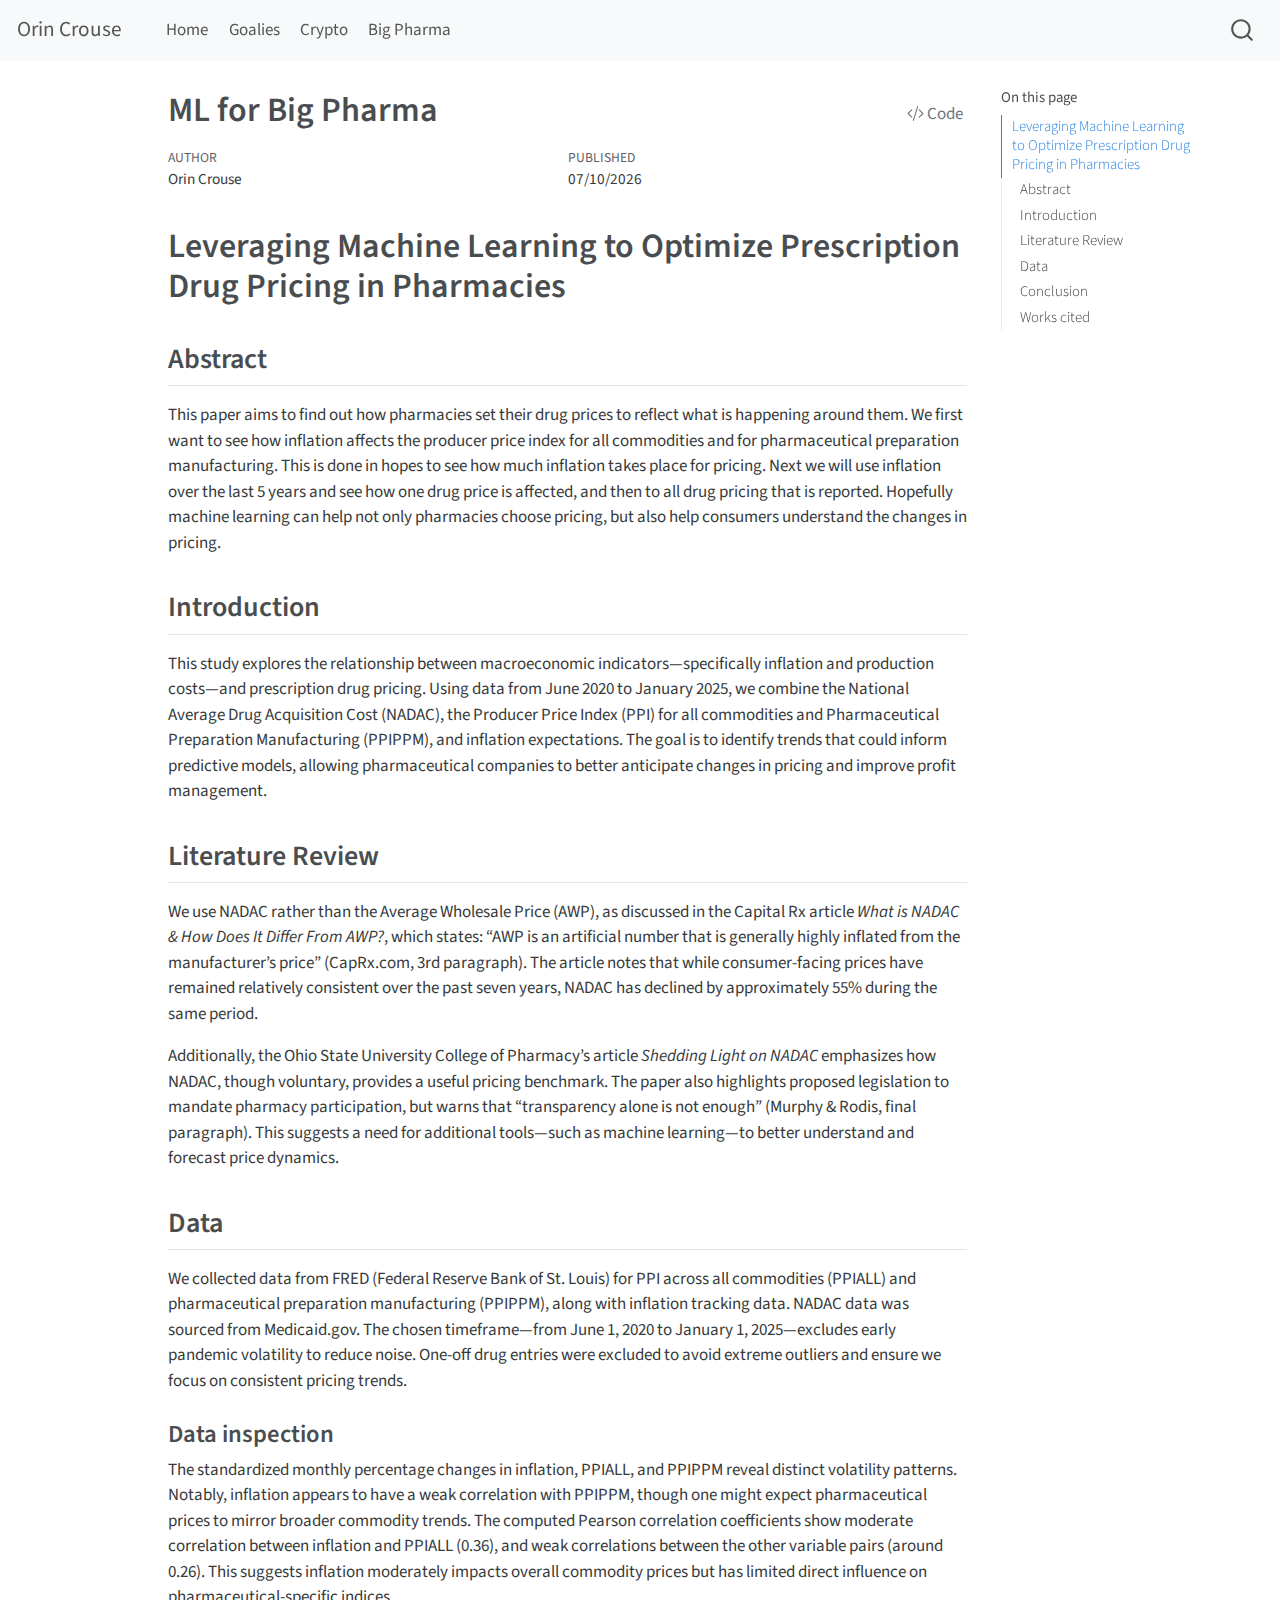
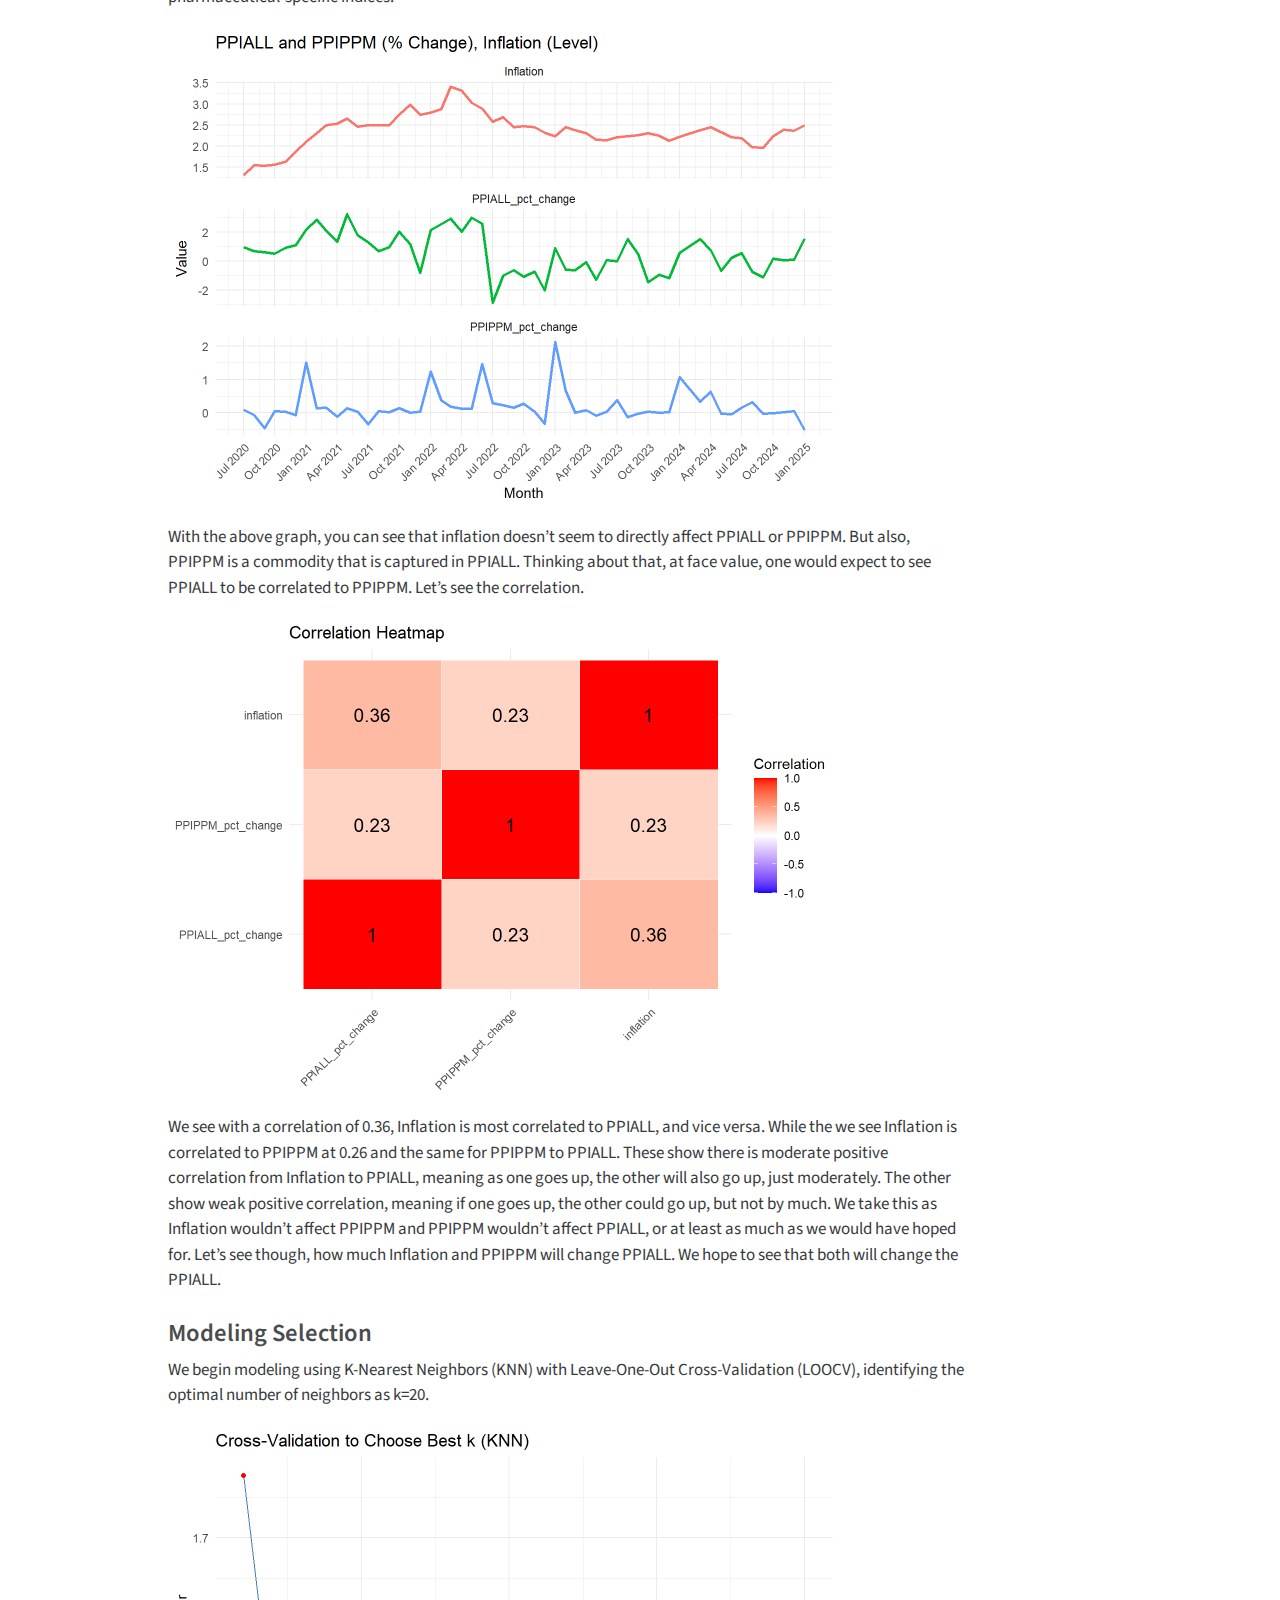
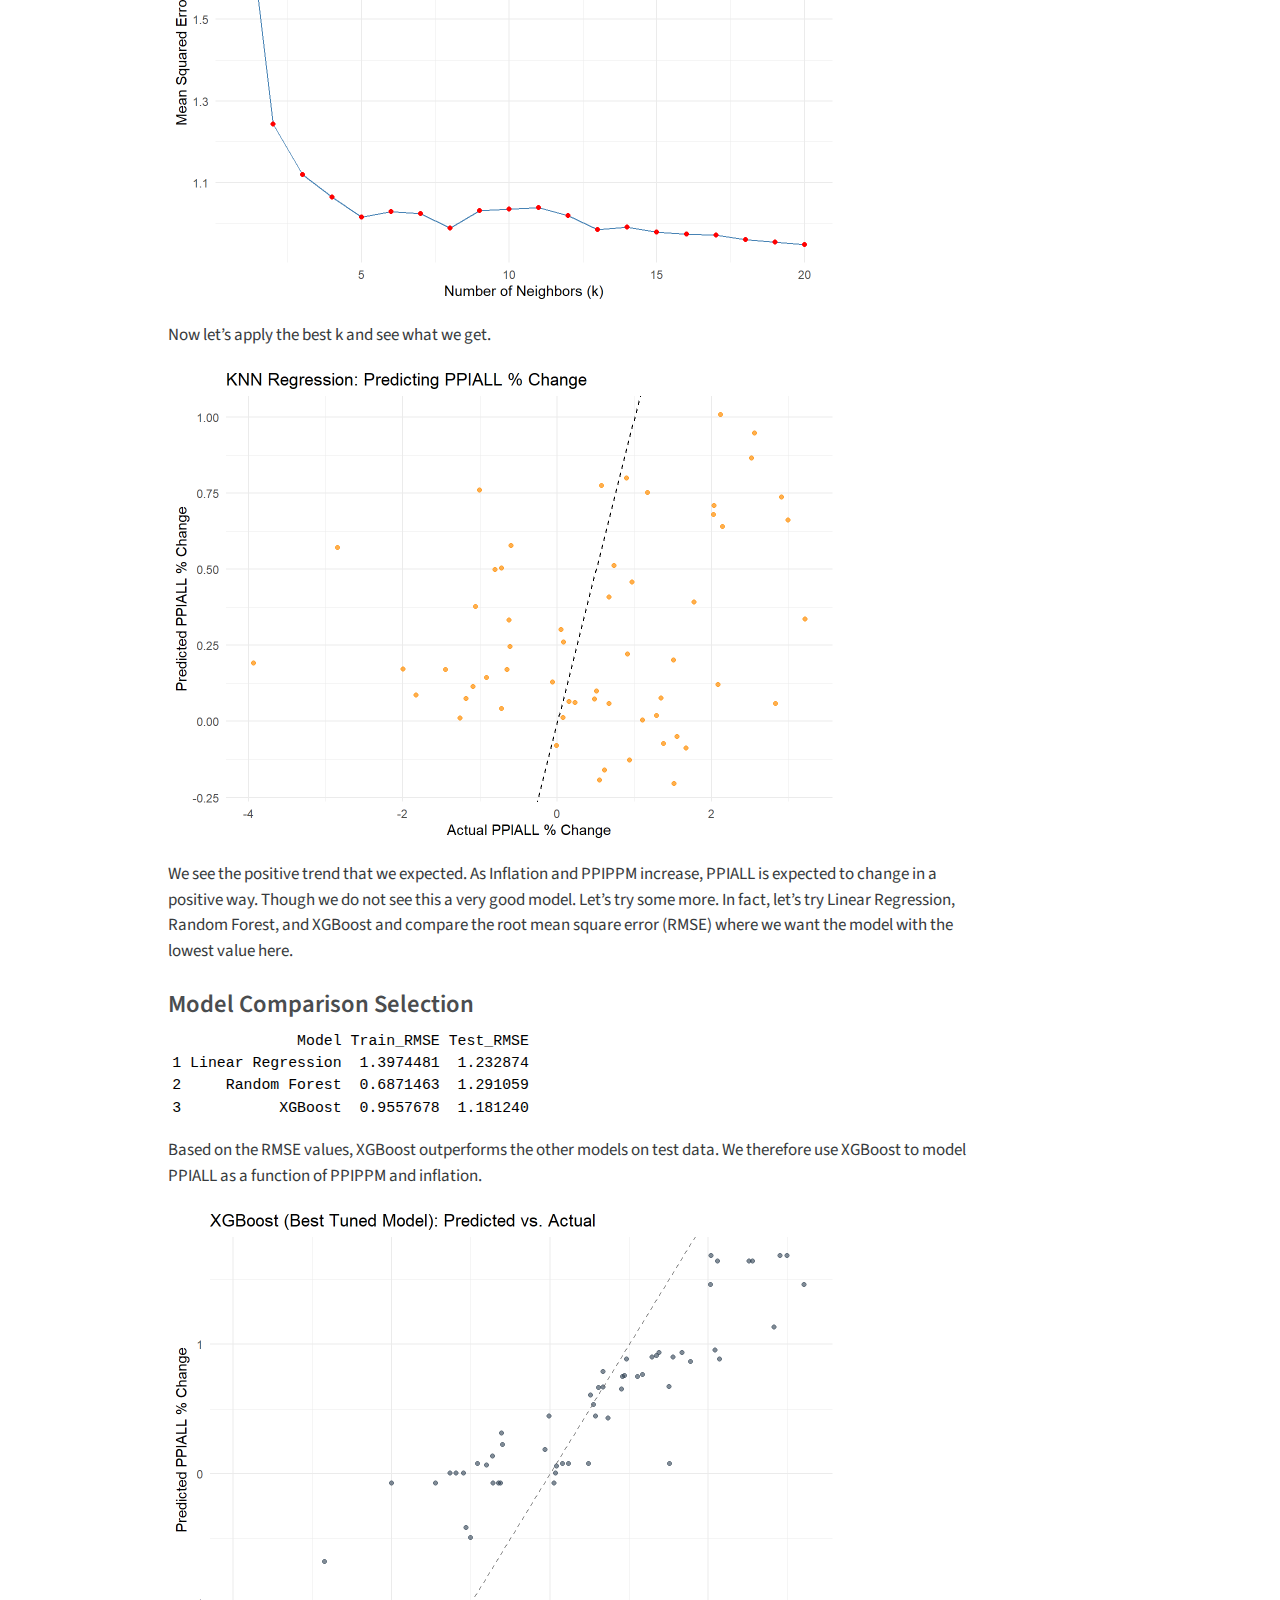
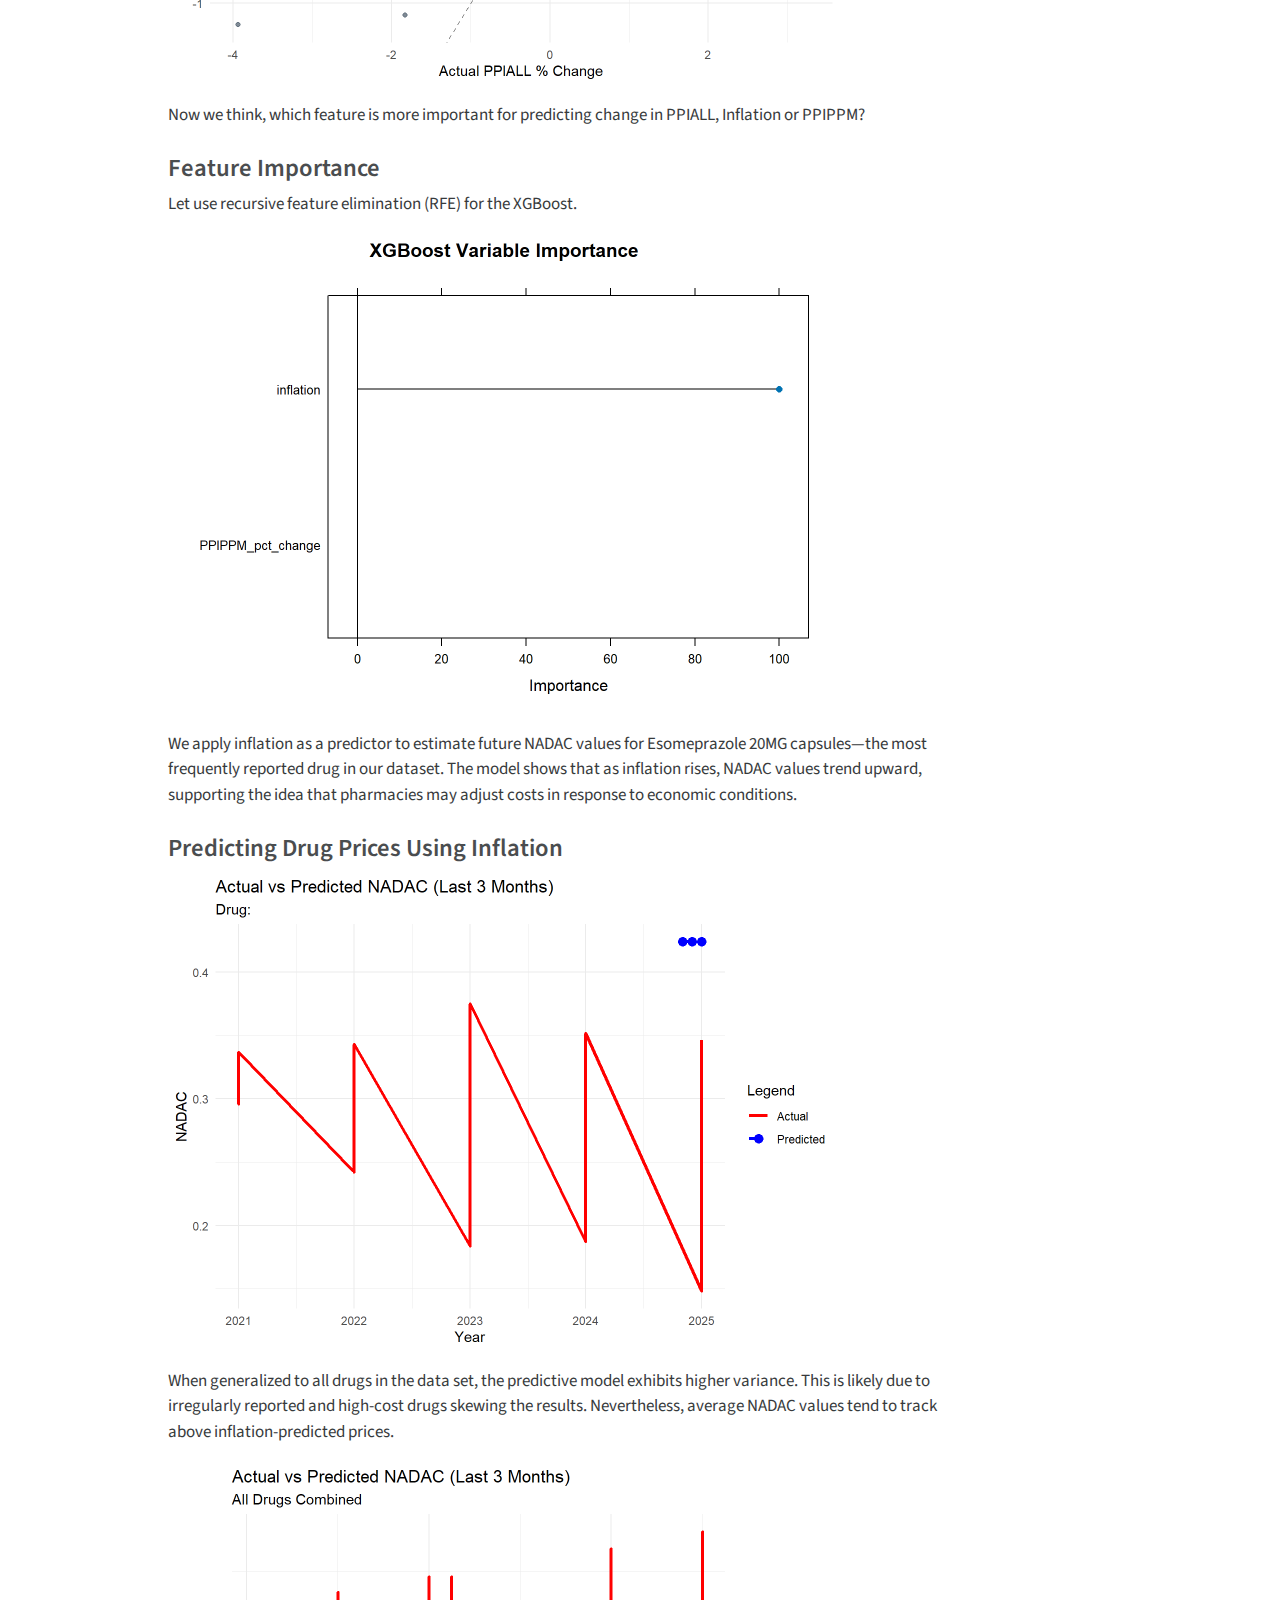
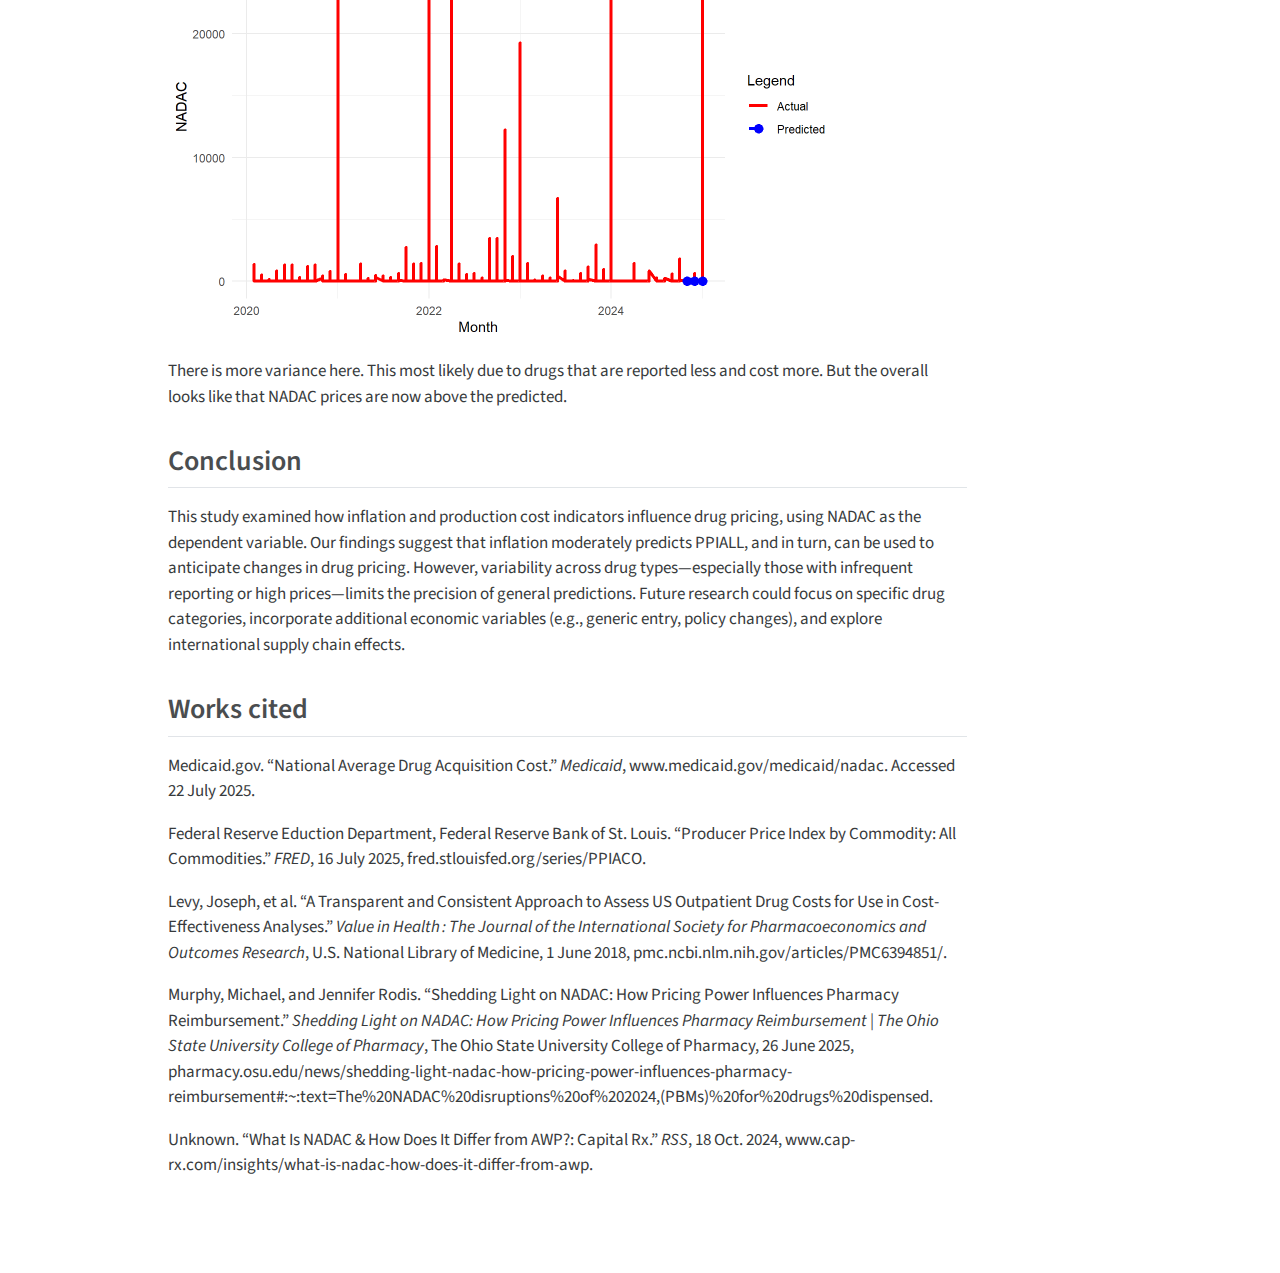
<file: docs/Big_Pharma.html>
<!DOCTYPE html>
<html xmlns="http://www.w3.org/1999/xhtml" lang="en" xml:lang="en"><head>

<meta charset="utf-8">
<meta name="generator" content="quarto-1.3.353">

<meta name="viewport" content="width=device-width, initial-scale=1.0, user-scalable=yes">

<meta name="author" content="Orin Crouse">
<meta name="dcterms.date" content="2026-07-10">

<title>Orin Crouse - ML for Big Pharma</title>
<style>
code{white-space: pre-wrap;}
span.smallcaps{font-variant: small-caps;}
div.columns{display: flex; gap: min(4vw, 1.5em);}
div.column{flex: auto; overflow-x: auto;}
div.hanging-indent{margin-left: 1.5em; text-indent: -1.5em;}
ul.task-list{list-style: none;}
ul.task-list li input[type="checkbox"] {
  width: 0.8em;
  margin: 0 0.8em 0.2em -1em; /* quarto-specific, see https://github.com/quarto-dev/quarto-cli/issues/4556 */ 
  vertical-align: middle;
}
/* CSS for syntax highlighting */
pre > code.sourceCode { white-space: pre; position: relative; }
pre > code.sourceCode > span { display: inline-block; line-height: 1.25; }
pre > code.sourceCode > span:empty { height: 1.2em; }
.sourceCode { overflow: visible; }
code.sourceCode > span { color: inherit; text-decoration: inherit; }
div.sourceCode { margin: 1em 0; }
pre.sourceCode { margin: 0; }
@media screen {
div.sourceCode { overflow: auto; }
}
@media print {
pre > code.sourceCode { white-space: pre-wrap; }
pre > code.sourceCode > span { text-indent: -5em; padding-left: 5em; }
}
pre.numberSource code
  { counter-reset: source-line 0; }
pre.numberSource code > span
  { position: relative; left: -4em; counter-increment: source-line; }
pre.numberSource code > span > a:first-child::before
  { content: counter(source-line);
    position: relative; left: -1em; text-align: right; vertical-align: baseline;
    border: none; display: inline-block;
    -webkit-touch-callout: none; -webkit-user-select: none;
    -khtml-user-select: none; -moz-user-select: none;
    -ms-user-select: none; user-select: none;
    padding: 0 4px; width: 4em;
  }
pre.numberSource { margin-left: 3em;  padding-left: 4px; }
div.sourceCode
  {   }
@media screen {
pre > code.sourceCode > span > a:first-child::before { text-decoration: underline; }
}
</style>


<script src="site_libs/quarto-nav/quarto-nav.js"></script>
<script src="site_libs/quarto-nav/headroom.min.js"></script>
<script src="site_libs/clipboard/clipboard.min.js"></script>
<script src="site_libs/quarto-search/autocomplete.umd.js"></script>
<script src="site_libs/quarto-search/fuse.min.js"></script>
<script src="site_libs/quarto-search/quarto-search.js"></script>
<meta name="quarto:offset" content="./">
<script src="site_libs/quarto-html/quarto.js"></script>
<script src="site_libs/quarto-html/popper.min.js"></script>
<script src="site_libs/quarto-html/tippy.umd.min.js"></script>
<script src="site_libs/quarto-html/anchor.min.js"></script>
<link href="site_libs/quarto-html/tippy.css" rel="stylesheet">
<link href="site_libs/quarto-html/quarto-syntax-highlighting.css" rel="stylesheet" id="quarto-text-highlighting-styles">
<script src="site_libs/bootstrap/bootstrap.min.js"></script>
<link href="site_libs/bootstrap/bootstrap-icons.css" rel="stylesheet">
<link href="site_libs/bootstrap/bootstrap.min.css" rel="stylesheet" id="quarto-bootstrap" data-mode="light">
<script id="quarto-search-options" type="application/json">{
  "location": "navbar",
  "copy-button": false,
  "collapse-after": 3,
  "panel-placement": "end",
  "type": "overlay",
  "limit": 20,
  "language": {
    "search-no-results-text": "No results",
    "search-matching-documents-text": "matching documents",
    "search-copy-link-title": "Copy link to search",
    "search-hide-matches-text": "Hide additional matches",
    "search-more-match-text": "more match in this document",
    "search-more-matches-text": "more matches in this document",
    "search-clear-button-title": "Clear",
    "search-detached-cancel-button-title": "Cancel",
    "search-submit-button-title": "Submit"
  }
}</script>


<link rel="stylesheet" href="styles.css">
</head>

<body class="nav-fixed">

<div id="quarto-search-results"></div>
  <header id="quarto-header" class="headroom fixed-top">
    <nav class="navbar navbar-expand-lg navbar-dark ">
      <div class="navbar-container container-fluid">
      <div class="navbar-brand-container">
    <a class="navbar-brand" href="./index.html">
    <span class="navbar-title">Orin Crouse</span>
    </a>
  </div>
            <div id="quarto-search" class="" title="Search"></div>
          <button class="navbar-toggler" type="button" data-bs-toggle="collapse" data-bs-target="#navbarCollapse" aria-controls="navbarCollapse" aria-expanded="false" aria-label="Toggle navigation" onclick="if (window.quartoToggleHeadroom) { window.quartoToggleHeadroom(); }">
  <span class="navbar-toggler-icon"></span>
</button>
          <div class="collapse navbar-collapse" id="navbarCollapse">
            <ul class="navbar-nav navbar-nav-scroll me-auto">
  <li class="nav-item">
    <a class="nav-link" href="./index.html" rel="" target="">
 <span class="menu-text">Home</span></a>
  </li>  
  <li class="nav-item">
    <a class="nav-link" href="./Goalies.html" rel="" target="">
 <span class="menu-text">Goalies</span></a>
  </li>  
  <li class="nav-item">
    <a class="nav-link" href="./Crypto.html" rel="" target="">
 <span class="menu-text">Crypto</span></a>
  </li>  
  <li class="nav-item">
    <a class="nav-link" href="./Big Pharma.qmd" rel="" target="">
 <span class="menu-text">Big Pharma</span></a>
  </li>  
</ul>
            <div class="quarto-navbar-tools ms-auto">
</div>
          </div> <!-- /navcollapse -->
      </div> <!-- /container-fluid -->
    </nav>
</header>
<!-- content -->
<div id="quarto-content" class="quarto-container page-columns page-rows-contents page-layout-article page-navbar">
<!-- sidebar -->
<!-- margin-sidebar -->
    <div id="quarto-margin-sidebar" class="sidebar margin-sidebar">
        <nav id="TOC" role="doc-toc" class="toc-active">
    <h2 id="toc-title">On this page</h2>
   
  <ul>
  <li><a href="#leveraging-machine-learning-to-optimize-prescription-drug-pricing-in-pharmacies" id="toc-leveraging-machine-learning-to-optimize-prescription-drug-pricing-in-pharmacies" class="nav-link active" data-scroll-target="#leveraging-machine-learning-to-optimize-prescription-drug-pricing-in-pharmacies">Leveraging Machine Learning to Optimize Prescription Drug Pricing in Pharmacies</a>
  <ul class="collapse">
  <li><a href="#abstract" id="toc-abstract" class="nav-link" data-scroll-target="#abstract">Abstract</a></li>
  <li><a href="#introduction" id="toc-introduction" class="nav-link" data-scroll-target="#introduction">Introduction</a></li>
  <li><a href="#literature-review" id="toc-literature-review" class="nav-link" data-scroll-target="#literature-review">Literature Review</a></li>
  <li><a href="#data" id="toc-data" class="nav-link" data-scroll-target="#data">Data</a>
  <ul class="collapse">
  <li><a href="#data-inspection" id="toc-data-inspection" class="nav-link" data-scroll-target="#data-inspection">Data inspection</a></li>
  <li><a href="#modeling-selection" id="toc-modeling-selection" class="nav-link" data-scroll-target="#modeling-selection">Modeling Selection</a></li>
  <li><a href="#model-comparison-selection" id="toc-model-comparison-selection" class="nav-link" data-scroll-target="#model-comparison-selection">Model Comparison Selection</a></li>
  <li><a href="#feature-importance" id="toc-feature-importance" class="nav-link" data-scroll-target="#feature-importance">Feature Importance</a></li>
  <li><a href="#predicting-drug-prices-using-inflation" id="toc-predicting-drug-prices-using-inflation" class="nav-link" data-scroll-target="#predicting-drug-prices-using-inflation">Predicting Drug Prices Using Inflation</a></li>
  </ul></li>
  <li><a href="#conclusion" id="toc-conclusion" class="nav-link" data-scroll-target="#conclusion">Conclusion</a></li>
  <li><a href="#works-cited" id="toc-works-cited" class="nav-link" data-scroll-target="#works-cited">Works cited</a></li>
  </ul></li>
  </ul>
</nav>
    </div>
<!-- main -->
<main class="content" id="quarto-document-content">

<header id="title-block-header" class="quarto-title-block default">
<div class="quarto-title">
<div class="quarto-title-block"><div><h1 class="title">ML for Big Pharma</h1><button type="button" class="btn code-tools-button" id="quarto-code-tools-source"><i class="bi"></i> Code</button></div></div>
</div>



<div class="quarto-title-meta">

    <div>
    <div class="quarto-title-meta-heading">Author</div>
    <div class="quarto-title-meta-contents">
             <p>Orin Crouse </p>
          </div>
  </div>
    
    <div>
    <div class="quarto-title-meta-heading">Published</div>
    <div class="quarto-title-meta-contents">
      <p class="date">07/10/2026</p>
    </div>
  </div>
  
    
  </div>
  

</header>

<section id="leveraging-machine-learning-to-optimize-prescription-drug-pricing-in-pharmacies" class="level1">
<h1>Leveraging Machine Learning to Optimize Prescription Drug Pricing in Pharmacies</h1>
<section id="abstract" class="level2">
<h2 class="anchored" data-anchor-id="abstract">Abstract</h2>
<p>This paper aims to find out how pharmacies set their drug prices to reflect what is happening around them. We first want to see how inflation affects the producer price index for all commodities and for pharmaceutical preparation manufacturing. This is done in hopes to see how much inflation takes place for pricing. Next we will use inflation over the last 5 years and see how one drug price is affected, and then to all drug pricing that is reported. Hopefully machine learning can help not only pharmacies choose pricing, but also help consumers understand the changes in pricing.</p>
</section>
<section id="introduction" class="level2">
<h2 class="anchored" data-anchor-id="introduction">Introduction</h2>
<p>This study explores the relationship between macroeconomic indicators—specifically inflation and production costs—and prescription drug pricing. Using data from June 2020 to January 2025, we combine the National Average Drug Acquisition Cost (NADAC), the Producer Price Index (PPI) for all commodities and Pharmaceutical Preparation Manufacturing (PPIPPM), and inflation expectations. The goal is to identify trends that could inform predictive models, allowing pharmaceutical companies to better anticipate changes in pricing and improve profit management.</p>
</section>
<section id="literature-review" class="level2">
<h2 class="anchored" data-anchor-id="literature-review">Literature Review</h2>
<p>We use NADAC rather than the Average Wholesale Price (AWP), as discussed in the Capital Rx article <em>What is NADAC &amp; How Does It Differ From AWP?</em>, which states: “AWP is an artificial number that is generally highly inflated from the manufacturer’s price” (CapRx.com, 3rd paragraph). The article notes that while consumer-facing prices have remained relatively consistent over the past seven years, NADAC has declined by approximately 55% during the same period.</p>
<p>Additionally, the Ohio State University College of Pharmacy’s article <em>Shedding Light on NADAC</em> emphasizes how NADAC, though voluntary, provides a useful pricing benchmark. The paper also highlights proposed legislation to mandate pharmacy participation, but warns that “transparency alone is not enough” (Murphy &amp; Rodis, final paragraph). This suggests a need for additional tools—such as machine learning—to better understand and forecast price dynamics.</p>
</section>
<section id="data" class="level2">
<h2 class="anchored" data-anchor-id="data">Data</h2>
<p>We collected data from FRED (Federal Reserve Bank of St.&nbsp;Louis) for PPI across all commodities (PPIALL) and pharmaceutical preparation manufacturing (PPIPPM), along with inflation tracking data. NADAC data was sourced from Medicaid.gov. The chosen timeframe—from June 1, 2020 to January 1, 2025—excludes early pandemic volatility to reduce noise. One-off drug entries were excluded to avoid extreme outliers and ensure we focus on consistent pricing trends.</p>
<section id="data-inspection" class="level3">
<h3 class="anchored" data-anchor-id="data-inspection">Data inspection</h3>
<p>The standardized monthly percentage changes in inflation, PPIALL, and PPIPPM reveal distinct volatility patterns. Notably, inflation appears to have a weak correlation with PPIPPM, though one might expect pharmaceutical prices to mirror broader commodity trends. The computed Pearson correlation coefficients show moderate correlation between inflation and PPIALL (0.36), and weak correlations between the other variable pairs (around 0.26). This suggests inflation moderately impacts overall commodity prices but has limited direct influence on pharmaceutical-specific indices.</p>
<div class="cell">
<div class="cell-output-display">
<p><img src="Big_Pharma_files/figure-html/compar plot-1.png" class="img-fluid" width="672"></p>
</div>
</div>
<p>With the above graph, you can see that inflation doesn’t seem to directly affect PPIALL or PPIPPM. But also, PPIPPM is a commodity that is captured in PPIALL. Thinking about that, at face value, one would expect to see PPIALL to be correlated to PPIPPM. Let’s see the correlation.</p>
<div class="cell">
<div class="cell-output-display">
<p><img src="Big_Pharma_files/figure-html/corr_viz-1.png" class="img-fluid" width="672"></p>
</div>
</div>
<p>We see with a correlation of 0.36, Inflation is most correlated to PPIALL, and vice versa. While the we see Inflation is correlated to PPIPPM at 0.26 and the same for PPIPPM to PPIALL. These show there is moderate positive correlation from Inflation to PPIALL, meaning as one goes up, the other will also go up, just moderately. The other show weak positive correlation, meaning if one goes up, the other could go up, but not by much. We take this as Inflation wouldn’t affect PPIPPM and PPIPPM wouldn’t affect PPIALL, or at least as much as we would have hoped for. Let’s see though, how much Inflation and PPIPPM will change PPIALL. We hope to see that both will change the PPIALL.</p>
</section>
<section id="modeling-selection" class="level3">
<h3 class="anchored" data-anchor-id="modeling-selection">Modeling Selection</h3>
<p>We begin modeling using K-Nearest Neighbors (KNN) with Leave-One-Out Cross-Validation (LOOCV), identifying the optimal number of neighbors as k=20.</p>
<div class="cell">
<div class="cell-output-display">
<p><img src="Big_Pharma_files/figure-html/choose_k-1.png" class="img-fluid" width="672"></p>
</div>
</div>
<p>Now let’s apply the best k and see what we get.</p>
<div class="cell">
<div class="cell-output-display">
<p><img src="Big_Pharma_files/figure-html/knn_reg_best_k-1.png" class="img-fluid" width="672"></p>
</div>
</div>
<p>We see the positive trend that we expected. As Inflation and PPIPPM increase, PPIALL is expected to change in a positive way. Though we do not see this a very good model. Let’s try some more. In fact, let’s try Linear Regression, Random Forest, and XGBoost and compare the root mean square error (RMSE) where we want the model with the lowest value here.</p>
</section>
<section id="model-comparison-selection" class="level3">
<h3 class="anchored" data-anchor-id="model-comparison-selection">Model Comparison Selection</h3>
<div class="cell">
<div class="cell-output cell-output-stdout">
<pre><code>              Model Train_RMSE Test_RMSE
1 Linear Regression  1.3974481  1.232874
2     Random Forest  0.6871463  1.291059
3           XGBoost  0.9557678  1.181240</code></pre>
</div>
</div>
<p>Based on the RMSE values, XGBoost outperforms the other models on test data. We therefore use XGBoost to model PPIALL as a function of PPIPPM and inflation.</p>
<div class="cell">
<div class="cell-output-display">
<p><img src="Big_Pharma_files/figure-html/xg_old_plot-1.png" class="img-fluid" width="672"></p>
</div>
</div>
<p>Now we think, which feature is more important for predicting change in PPIALL, Inflation or PPIPPM?</p>
</section>
<section id="feature-importance" class="level3">
<h3 class="anchored" data-anchor-id="feature-importance">Feature Importance</h3>
<p>Let use recursive feature elimination (RFE) for the XGBoost.</p>
<div class="cell">
<div class="cell-output-display">
<p><img src="Big_Pharma_files/figure-html/rfe-1.png" class="img-fluid" width="672"></p>
</div>
</div>
<p>We apply inflation as a predictor to estimate future NADAC values for Esomeprazole 20MG capsules—the most frequently reported drug in our dataset. The model shows that as inflation rises, NADAC values trend upward, supporting the idea that pharmacies may adjust costs in response to economic conditions.</p>
</section>
<section id="predicting-drug-prices-using-inflation" class="level3">
<h3 class="anchored" data-anchor-id="predicting-drug-prices-using-inflation">Predicting Drug Prices Using Inflation</h3>
<div class="cell">
<div class="cell-output-display">
<p><img src="Big_Pharma_files/figure-html/inflation to predict eso-1.png" class="img-fluid" width="672"></p>
</div>
</div>
<p>When generalized to all drugs in the data set, the predictive model exhibits higher variance. This is likely due to irregularly reported and high-cost drugs skewing the results. Nevertheless, average NADAC values tend to track above inflation-predicted prices.</p>
<div class="cell">
<div class="cell-output-display">
<p><img src="Big_Pharma_files/figure-html/inflation to predict all drugs-1.png" class="img-fluid" width="672"></p>
</div>
</div>
<p>There is more variance here. This most likely due to drugs that are reported less and cost more. But the overall looks like that NADAC prices are now above the predicted.</p>
</section>
</section>
<section id="conclusion" class="level2">
<h2 class="anchored" data-anchor-id="conclusion">Conclusion</h2>
<p>This study examined how inflation and production cost indicators influence drug pricing, using NADAC as the dependent variable. Our findings suggest that inflation moderately predicts PPIALL, and in turn, can be used to anticipate changes in drug pricing. However, variability across drug types—especially those with infrequent reporting or high prices—limits the precision of general predictions. Future research could focus on specific drug categories, incorporate additional economic variables (e.g., generic entry, policy changes), and explore international supply chain effects.</p>
</section>
<section id="works-cited" class="level2">
<h2 class="anchored" data-anchor-id="works-cited">Works cited</h2>
<p>Medicaid.gov. “National Average Drug Acquisition Cost.” <em>Medicaid</em>, www.medicaid.gov/medicaid/nadac. Accessed 22 July 2025.</p>
<p>Federal Reserve Eduction Department, Federal Reserve Bank of St.&nbsp;Louis. “Producer Price Index by Commodity: All Commodities.” <em>FRED</em>, 16 July 2025, fred.stlouisfed.org/series/PPIACO.</p>
<p>Levy, Joseph, et al.&nbsp;“A Transparent and Consistent Approach to Assess US Outpatient Drug Costs for Use in Cost-Effectiveness Analyses.” <em>Value in Health : The Journal of the International Society for Pharmacoeconomics and Outcomes Research</em>, U.S. National Library of Medicine, 1 June 2018, pmc.ncbi.nlm.nih.gov/articles/PMC6394851/.</p>
<p>Murphy, Michael, and Jennifer Rodis. “Shedding Light on NADAC: How Pricing Power Influences Pharmacy Reimbursement.” <em>Shedding Light on NADAC: How Pricing Power Influences Pharmacy Reimbursement | The Ohio State University College of Pharmacy</em>, The Ohio State University College of Pharmacy, 26 June 2025, pharmacy.osu.edu/news/shedding-light-nadac-how-pricing-power-influences-pharmacy-reimbursement#:~:text=The%20NADAC%20disruptions%20of%202024,(PBMs)%20for%20drugs%20dispensed.</p>
<p>Unknown. “What Is NADAC &amp; How Does It Differ from AWP?: Capital Rx.” <em>RSS</em>, 18 Oct.&nbsp;2024, www.cap-rx.com/insights/what-is-nadac-how-does-it-differ-from-awp.</p>


<!-- -->

</section>
</section>

</main> <!-- /main -->
<script id="quarto-html-after-body" type="application/javascript">
window.document.addEventListener("DOMContentLoaded", function (event) {
  const toggleBodyColorMode = (bsSheetEl) => {
    const mode = bsSheetEl.getAttribute("data-mode");
    const bodyEl = window.document.querySelector("body");
    if (mode === "dark") {
      bodyEl.classList.add("quarto-dark");
      bodyEl.classList.remove("quarto-light");
    } else {
      bodyEl.classList.add("quarto-light");
      bodyEl.classList.remove("quarto-dark");
    }
  }
  const toggleBodyColorPrimary = () => {
    const bsSheetEl = window.document.querySelector("link#quarto-bootstrap");
    if (bsSheetEl) {
      toggleBodyColorMode(bsSheetEl);
    }
  }
  toggleBodyColorPrimary();  
  const icon = "";
  const anchorJS = new window.AnchorJS();
  anchorJS.options = {
    placement: 'right',
    icon: icon
  };
  anchorJS.add('.anchored');
  const isCodeAnnotation = (el) => {
    for (const clz of el.classList) {
      if (clz.startsWith('code-annotation-')) {                     
        return true;
      }
    }
    return false;
  }
  const clipboard = new window.ClipboardJS('.code-copy-button', {
    text: function(trigger) {
      const codeEl = trigger.previousElementSibling.cloneNode(true);
      for (const childEl of codeEl.children) {
        if (isCodeAnnotation(childEl)) {
          childEl.remove();
        }
      }
      return codeEl.innerText;
    }
  });
  clipboard.on('success', function(e) {
    // button target
    const button = e.trigger;
    // don't keep focus
    button.blur();
    // flash "checked"
    button.classList.add('code-copy-button-checked');
    var currentTitle = button.getAttribute("title");
    button.setAttribute("title", "Copied!");
    let tooltip;
    if (window.bootstrap) {
      button.setAttribute("data-bs-toggle", "tooltip");
      button.setAttribute("data-bs-placement", "left");
      button.setAttribute("data-bs-title", "Copied!");
      tooltip = new bootstrap.Tooltip(button, 
        { trigger: "manual", 
          customClass: "code-copy-button-tooltip",
          offset: [0, -8]});
      tooltip.show();    
    }
    setTimeout(function() {
      if (tooltip) {
        tooltip.hide();
        button.removeAttribute("data-bs-title");
        button.removeAttribute("data-bs-toggle");
        button.removeAttribute("data-bs-placement");
      }
      button.setAttribute("title", currentTitle);
      button.classList.remove('code-copy-button-checked');
    }, 1000);
    // clear code selection
    e.clearSelection();
  });
  const viewSource = window.document.getElementById('quarto-view-source') ||
                     window.document.getElementById('quarto-code-tools-source');
  if (viewSource) {
    const sourceUrl = viewSource.getAttribute("data-quarto-source-url");
    viewSource.addEventListener("click", function(e) {
      if (sourceUrl) {
        // rstudio viewer pane
        if (/\bcapabilities=\b/.test(window.location)) {
          window.open(sourceUrl);
        } else {
          window.location.href = sourceUrl;
        }
      } else {
        const modal = new bootstrap.Modal(document.getElementById('quarto-embedded-source-code-modal'));
        modal.show();
      }
      return false;
    });
  }
  function toggleCodeHandler(show) {
    return function(e) {
      const detailsSrc = window.document.querySelectorAll(".cell > details > .sourceCode");
      for (let i=0; i<detailsSrc.length; i++) {
        const details = detailsSrc[i].parentElement;
        if (show) {
          details.open = true;
        } else {
          details.removeAttribute("open");
        }
      }
      const cellCodeDivs = window.document.querySelectorAll(".cell > .sourceCode");
      const fromCls = show ? "hidden" : "unhidden";
      const toCls = show ? "unhidden" : "hidden";
      for (let i=0; i<cellCodeDivs.length; i++) {
        const codeDiv = cellCodeDivs[i];
        if (codeDiv.classList.contains(fromCls)) {
          codeDiv.classList.remove(fromCls);
          codeDiv.classList.add(toCls);
        } 
      }
      return false;
    }
  }
  const hideAllCode = window.document.getElementById("quarto-hide-all-code");
  if (hideAllCode) {
    hideAllCode.addEventListener("click", toggleCodeHandler(false));
  }
  const showAllCode = window.document.getElementById("quarto-show-all-code");
  if (showAllCode) {
    showAllCode.addEventListener("click", toggleCodeHandler(true));
  }
  function tippyHover(el, contentFn) {
    const config = {
      allowHTML: true,
      content: contentFn,
      maxWidth: 500,
      delay: 100,
      arrow: false,
      appendTo: function(el) {
          return el.parentElement;
      },
      interactive: true,
      interactiveBorder: 10,
      theme: 'quarto',
      placement: 'bottom-start'
    };
    window.tippy(el, config); 
  }
  const noterefs = window.document.querySelectorAll('a[role="doc-noteref"]');
  for (var i=0; i<noterefs.length; i++) {
    const ref = noterefs[i];
    tippyHover(ref, function() {
      // use id or data attribute instead here
      let href = ref.getAttribute('data-footnote-href') || ref.getAttribute('href');
      try { href = new URL(href).hash; } catch {}
      const id = href.replace(/^#\/?/, "");
      const note = window.document.getElementById(id);
      return note.innerHTML;
    });
  }
      let selectedAnnoteEl;
      const selectorForAnnotation = ( cell, annotation) => {
        let cellAttr = 'data-code-cell="' + cell + '"';
        let lineAttr = 'data-code-annotation="' +  annotation + '"';
        const selector = 'span[' + cellAttr + '][' + lineAttr + ']';
        return selector;
      }
      const selectCodeLines = (annoteEl) => {
        const doc = window.document;
        const targetCell = annoteEl.getAttribute("data-target-cell");
        const targetAnnotation = annoteEl.getAttribute("data-target-annotation");
        const annoteSpan = window.document.querySelector(selectorForAnnotation(targetCell, targetAnnotation));
        const lines = annoteSpan.getAttribute("data-code-lines").split(",");
        const lineIds = lines.map((line) => {
          return targetCell + "-" + line;
        })
        let top = null;
        let height = null;
        let parent = null;
        if (lineIds.length > 0) {
            //compute the position of the single el (top and bottom and make a div)
            const el = window.document.getElementById(lineIds[0]);
            top = el.offsetTop;
            height = el.offsetHeight;
            parent = el.parentElement.parentElement;
          if (lineIds.length > 1) {
            const lastEl = window.document.getElementById(lineIds[lineIds.length - 1]);
            const bottom = lastEl.offsetTop + lastEl.offsetHeight;
            height = bottom - top;
          }
          if (top !== null && height !== null && parent !== null) {
            // cook up a div (if necessary) and position it 
            let div = window.document.getElementById("code-annotation-line-highlight");
            if (div === null) {
              div = window.document.createElement("div");
              div.setAttribute("id", "code-annotation-line-highlight");
              div.style.position = 'absolute';
              parent.appendChild(div);
            }
            div.style.top = top - 2 + "px";
            div.style.height = height + 4 + "px";
            let gutterDiv = window.document.getElementById("code-annotation-line-highlight-gutter");
            if (gutterDiv === null) {
              gutterDiv = window.document.createElement("div");
              gutterDiv.setAttribute("id", "code-annotation-line-highlight-gutter");
              gutterDiv.style.position = 'absolute';
              const codeCell = window.document.getElementById(targetCell);
              const gutter = codeCell.querySelector('.code-annotation-gutter');
              gutter.appendChild(gutterDiv);
            }
            gutterDiv.style.top = top - 2 + "px";
            gutterDiv.style.height = height + 4 + "px";
          }
          selectedAnnoteEl = annoteEl;
        }
      };
      const unselectCodeLines = () => {
        const elementsIds = ["code-annotation-line-highlight", "code-annotation-line-highlight-gutter"];
        elementsIds.forEach((elId) => {
          const div = window.document.getElementById(elId);
          if (div) {
            div.remove();
          }
        });
        selectedAnnoteEl = undefined;
      };
      // Attach click handler to the DT
      const annoteDls = window.document.querySelectorAll('dt[data-target-cell]');
      for (const annoteDlNode of annoteDls) {
        annoteDlNode.addEventListener('click', (event) => {
          const clickedEl = event.target;
          if (clickedEl !== selectedAnnoteEl) {
            unselectCodeLines();
            const activeEl = window.document.querySelector('dt[data-target-cell].code-annotation-active');
            if (activeEl) {
              activeEl.classList.remove('code-annotation-active');
            }
            selectCodeLines(clickedEl);
            clickedEl.classList.add('code-annotation-active');
          } else {
            // Unselect the line
            unselectCodeLines();
            clickedEl.classList.remove('code-annotation-active');
          }
        });
      }
  const findCites = (el) => {
    const parentEl = el.parentElement;
    if (parentEl) {
      const cites = parentEl.dataset.cites;
      if (cites) {
        return {
          el,
          cites: cites.split(' ')
        };
      } else {
        return findCites(el.parentElement)
      }
    } else {
      return undefined;
    }
  };
  var bibliorefs = window.document.querySelectorAll('a[role="doc-biblioref"]');
  for (var i=0; i<bibliorefs.length; i++) {
    const ref = bibliorefs[i];
    const citeInfo = findCites(ref);
    if (citeInfo) {
      tippyHover(citeInfo.el, function() {
        var popup = window.document.createElement('div');
        citeInfo.cites.forEach(function(cite) {
          var citeDiv = window.document.createElement('div');
          citeDiv.classList.add('hanging-indent');
          citeDiv.classList.add('csl-entry');
          var biblioDiv = window.document.getElementById('ref-' + cite);
          if (biblioDiv) {
            citeDiv.innerHTML = biblioDiv.innerHTML;
          }
          popup.appendChild(citeDiv);
        });
        return popup.innerHTML;
      });
    }
  }
});
</script><div class="modal fade" id="quarto-embedded-source-code-modal" tabindex="-1" aria-labelledby="quarto-embedded-source-code-modal-label" aria-hidden="true"><div class="modal-dialog modal-dialog-scrollable"><div class="modal-content"><div class="modal-header"><h5 class="modal-title" id="quarto-embedded-source-code-modal-label">Source Code</h5><button class="btn-close" data-bs-dismiss="modal"></button></div><div class="modal-body"><div class="">
<div class="sourceCode" id="cb2" data-shortcodes="false"><pre class="sourceCode markdown code-with-copy"><code class="sourceCode markdown"><span id="cb2-1"><a href="#cb2-1" aria-hidden="true" tabindex="-1"></a><span class="co">---</span></span>
<span id="cb2-2"><a href="#cb2-2" aria-hidden="true" tabindex="-1"></a><span class="an">title:</span><span class="co"> "ML for Big Pharma"</span></span>
<span id="cb2-3"><a href="#cb2-3" aria-hidden="true" tabindex="-1"></a><span class="an">author:</span><span class="co"> "Orin Crouse"</span></span>
<span id="cb2-4"><a href="#cb2-4" aria-hidden="true" tabindex="-1"></a><span class="an">date:</span><span class="co"> 22/07/2025</span></span>
<span id="cb2-5"><a href="#cb2-5" aria-hidden="true" tabindex="-1"></a><span class="an">date-format:</span><span class="co"> "DD/MM/YYYY"</span></span>
<span id="cb2-6"><a href="#cb2-6" aria-hidden="true" tabindex="-1"></a><span class="an">format:</span></span>
<span id="cb2-7"><a href="#cb2-7" aria-hidden="true" tabindex="-1"></a><span class="co">  html:</span></span>
<span id="cb2-8"><a href="#cb2-8" aria-hidden="true" tabindex="-1"></a><span class="co">    code-fold: true</span></span>
<span id="cb2-9"><a href="#cb2-9" aria-hidden="true" tabindex="-1"></a><span class="co">    code-tools: true</span></span>
<span id="cb2-10"><a href="#cb2-10" aria-hidden="true" tabindex="-1"></a><span class="an">editor:</span><span class="co"> visual</span></span>
<span id="cb2-11"><a href="#cb2-11" aria-hidden="true" tabindex="-1"></a><span class="an">execute:</span><span class="co"> </span></span>
<span id="cb2-12"><a href="#cb2-12" aria-hidden="true" tabindex="-1"></a><span class="co">  echo: false</span></span>
<span id="cb2-13"><a href="#cb2-13" aria-hidden="true" tabindex="-1"></a><span class="co">  enabled: true</span></span>
<span id="cb2-14"><a href="#cb2-14" aria-hidden="true" tabindex="-1"></a><span class="co">---</span></span>
<span id="cb2-15"><a href="#cb2-15" aria-hidden="true" tabindex="-1"></a></span>
<span id="cb2-16"><a href="#cb2-16" aria-hidden="true" tabindex="-1"></a><span class="in">```{r setup_libraries, echo=FALSE, message=FALSE, warning=FALSE}</span></span>
<span id="cb2-17"><a href="#cb2-17" aria-hidden="true" tabindex="-1"></a><span class="fu">library</span>(dplyr)</span>
<span id="cb2-18"><a href="#cb2-18" aria-hidden="true" tabindex="-1"></a><span class="fu">library</span>(tidyr)</span>
<span id="cb2-19"><a href="#cb2-19" aria-hidden="true" tabindex="-1"></a><span class="fu">library</span>(ggplot2)</span>
<span id="cb2-20"><a href="#cb2-20" aria-hidden="true" tabindex="-1"></a><span class="fu">library</span>(scales)</span>
<span id="cb2-21"><a href="#cb2-21" aria-hidden="true" tabindex="-1"></a><span class="fu">library</span>(readr)</span>
<span id="cb2-22"><a href="#cb2-22" aria-hidden="true" tabindex="-1"></a><span class="fu">library</span>(lubridate)</span>
<span id="cb2-23"><a href="#cb2-23" aria-hidden="true" tabindex="-1"></a><span class="fu">library</span>(ggfortify)</span>
<span id="cb2-24"><a href="#cb2-24" aria-hidden="true" tabindex="-1"></a><span class="fu">library</span>(zoo)</span>
<span id="cb2-25"><a href="#cb2-25" aria-hidden="true" tabindex="-1"></a><span class="fu">library</span>(lmtest)</span>
<span id="cb2-26"><a href="#cb2-26" aria-hidden="true" tabindex="-1"></a><span class="fu">library</span>(forecast)</span>
<span id="cb2-27"><a href="#cb2-27" aria-hidden="true" tabindex="-1"></a><span class="fu">library</span>(tseries)</span>
<span id="cb2-28"><a href="#cb2-28" aria-hidden="true" tabindex="-1"></a><span class="fu">library</span>(vars)</span>
<span id="cb2-29"><a href="#cb2-29" aria-hidden="true" tabindex="-1"></a><span class="fu">library</span>(Metrics)</span>
<span id="cb2-30"><a href="#cb2-30" aria-hidden="true" tabindex="-1"></a><span class="fu">library</span>(randomForest)</span>
<span id="cb2-31"><a href="#cb2-31" aria-hidden="true" tabindex="-1"></a><span class="fu">library</span>(xgboost)</span>
<span id="cb2-32"><a href="#cb2-32" aria-hidden="true" tabindex="-1"></a><span class="fu">library</span>(Matrix)</span>
<span id="cb2-33"><a href="#cb2-33" aria-hidden="true" tabindex="-1"></a><span class="fu">library</span>(FNN)</span>
<span id="cb2-34"><a href="#cb2-34" aria-hidden="true" tabindex="-1"></a><span class="fu">library</span>(corrplot)</span>
<span id="cb2-35"><a href="#cb2-35" aria-hidden="true" tabindex="-1"></a><span class="fu">library</span>(FNN)</span>
<span id="cb2-36"><a href="#cb2-36" aria-hidden="true" tabindex="-1"></a><span class="fu">library</span>(caret)</span>
<span id="cb2-37"><a href="#cb2-37" aria-hidden="true" tabindex="-1"></a><span class="fu">library</span>(plotly)</span>
<span id="cb2-38"><a href="#cb2-38" aria-hidden="true" tabindex="-1"></a></span>
<span id="cb2-39"><a href="#cb2-39" aria-hidden="true" tabindex="-1"></a><span class="co"># Read in the datasets</span></span>
<span id="cb2-40"><a href="#cb2-40" aria-hidden="true" tabindex="-1"></a>df <span class="ot">&lt;-</span> <span class="fu">read.csv</span>(<span class="st">"merged_combined_drug_econ_data.csv"</span>)</span>
<span id="cb2-41"><a href="#cb2-41" aria-hidden="true" tabindex="-1"></a></span>
<span id="cb2-42"><a href="#cb2-42" aria-hidden="true" tabindex="-1"></a>df <span class="ot">&lt;-</span> df <span class="sc">%&gt;%</span></span>
<span id="cb2-43"><a href="#cb2-43" aria-hidden="true" tabindex="-1"></a>  <span class="fu">rename</span>(</span>
<span id="cb2-44"><a href="#cb2-44" aria-hidden="true" tabindex="-1"></a>    <span class="at">inflation =</span> T5YIE,</span>
<span id="cb2-45"><a href="#cb2-45" aria-hidden="true" tabindex="-1"></a>    <span class="at">PPIPPM =</span> PPI_PPM</span>
<span id="cb2-46"><a href="#cb2-46" aria-hidden="true" tabindex="-1"></a>  )</span>
<span id="cb2-47"><a href="#cb2-47" aria-hidden="true" tabindex="-1"></a><span class="in">```</span></span>
<span id="cb2-48"><a href="#cb2-48" aria-hidden="true" tabindex="-1"></a></span>
<span id="cb2-49"><a href="#cb2-49" aria-hidden="true" tabindex="-1"></a><span class="fu"># Leveraging Machine Learning to Optimize Prescription Drug Pricing in Pharmacies</span></span>
<span id="cb2-50"><a href="#cb2-50" aria-hidden="true" tabindex="-1"></a></span>
<span id="cb2-51"><a href="#cb2-51" aria-hidden="true" tabindex="-1"></a><span class="fu">## Abstract</span></span>
<span id="cb2-52"><a href="#cb2-52" aria-hidden="true" tabindex="-1"></a></span>
<span id="cb2-53"><a href="#cb2-53" aria-hidden="true" tabindex="-1"></a>This paper aims to find out how pharmacies set their drug prices to reflect what is happening around them. We first want to see how inflation affects the producer price index for all commodities and for pharmaceutical preparation manufacturing. This is done in hopes to see how much inflation takes place for pricing. Next we will use inflation over the last 5 years and see how one drug price is affected, and then to all drug pricing that is reported. Hopefully machine learning can help not only pharmacies choose pricing, but also help consumers understand the changes in pricing.</span>
<span id="cb2-54"><a href="#cb2-54" aria-hidden="true" tabindex="-1"></a></span>
<span id="cb2-55"><a href="#cb2-55" aria-hidden="true" tabindex="-1"></a><span class="fu">## Introduction</span></span>
<span id="cb2-56"><a href="#cb2-56" aria-hidden="true" tabindex="-1"></a></span>
<span id="cb2-57"><a href="#cb2-57" aria-hidden="true" tabindex="-1"></a>This study explores the relationship between macroeconomic indicators---specifically inflation and production costs---and prescription drug pricing. Using data from June 2020 to January 2025, we combine the National Average Drug Acquisition Cost (NADAC), the Producer Price Index (PPI) for all commodities and Pharmaceutical Preparation Manufacturing (PPIPPM), and inflation expectations. The goal is to identify trends that could inform predictive models, allowing pharmaceutical companies to better anticipate changes in pricing and improve profit management.</span>
<span id="cb2-58"><a href="#cb2-58" aria-hidden="true" tabindex="-1"></a></span>
<span id="cb2-59"><a href="#cb2-59" aria-hidden="true" tabindex="-1"></a><span class="fu">## Literature Review</span></span>
<span id="cb2-60"><a href="#cb2-60" aria-hidden="true" tabindex="-1"></a></span>
<span id="cb2-61"><a href="#cb2-61" aria-hidden="true" tabindex="-1"></a>We use NADAC rather than the Average Wholesale Price (AWP), as discussed in the Capital Rx article *What is NADAC &amp; How Does It Differ From AWP?*, which states: "AWP is an artificial number that is generally highly inflated from the manufacturer's price" (CapRx.com, 3rd paragraph). The article notes that while consumer-facing prices have remained relatively consistent over the past seven years, NADAC has declined by approximately 55% during the same period.</span>
<span id="cb2-62"><a href="#cb2-62" aria-hidden="true" tabindex="-1"></a></span>
<span id="cb2-63"><a href="#cb2-63" aria-hidden="true" tabindex="-1"></a>Additionally, the Ohio State University College of Pharmacy's article *Shedding Light on NADAC* emphasizes how NADAC, though voluntary, provides a useful pricing benchmark. The paper also highlights proposed legislation to mandate pharmacy participation, but warns that "transparency alone is not enough" (Murphy &amp; Rodis, final paragraph). This suggests a need for additional tools---such as machine learning---to better understand and forecast price dynamics.</span>
<span id="cb2-64"><a href="#cb2-64" aria-hidden="true" tabindex="-1"></a></span>
<span id="cb2-65"><a href="#cb2-65" aria-hidden="true" tabindex="-1"></a><span class="fu">## Data</span></span>
<span id="cb2-66"><a href="#cb2-66" aria-hidden="true" tabindex="-1"></a></span>
<span id="cb2-67"><a href="#cb2-67" aria-hidden="true" tabindex="-1"></a>We collected data from FRED (Federal Reserve Bank of St. Louis) for PPI across all commodities (PPIALL) and pharmaceutical preparation manufacturing (PPIPPM), along with inflation tracking data. NADAC data was sourced from Medicaid.gov. The chosen timeframe---from June 1, 2020 to January 1, 2025---excludes early pandemic volatility to reduce noise. One-off drug entries were excluded to avoid extreme outliers and ensure we focus on consistent pricing trends.</span>
<span id="cb2-68"><a href="#cb2-68" aria-hidden="true" tabindex="-1"></a></span>
<span id="cb2-69"><a href="#cb2-69" aria-hidden="true" tabindex="-1"></a><span class="fu">### Data inspection</span></span>
<span id="cb2-70"><a href="#cb2-70" aria-hidden="true" tabindex="-1"></a></span>
<span id="cb2-71"><a href="#cb2-71" aria-hidden="true" tabindex="-1"></a>The standardized monthly percentage changes in inflation, PPIALL, and PPIPPM reveal distinct volatility patterns. Notably, inflation appears to have a weak correlation with PPIPPM, though one might expect pharmaceutical prices to mirror broader commodity trends. The computed Pearson correlation coefficients show moderate correlation between inflation and PPIALL (0.36), and weak correlations between the other variable pairs (around 0.26). This suggests inflation moderately impacts overall commodity prices but has limited direct influence on pharmaceutical-specific indices.</span>
<span id="cb2-72"><a href="#cb2-72" aria-hidden="true" tabindex="-1"></a></span>
<span id="cb2-73"><a href="#cb2-73" aria-hidden="true" tabindex="-1"></a><span class="in">```{r compar plot, echo=FALSE, warning=FALSE, message=FALSE}</span></span>
<span id="cb2-74"><a href="#cb2-74" aria-hidden="true" tabindex="-1"></a><span class="co"># Parse month</span></span>
<span id="cb2-75"><a href="#cb2-75" aria-hidden="true" tabindex="-1"></a>df<span class="sc">$</span>month <span class="ot">&lt;-</span> <span class="fu">mdy</span>(df<span class="sc">$</span>month)</span>
<span id="cb2-76"><a href="#cb2-76" aria-hidden="true" tabindex="-1"></a></span>
<span id="cb2-77"><a href="#cb2-77" aria-hidden="true" tabindex="-1"></a><span class="co"># Calculate PPI % changes, keep inflation as level</span></span>
<span id="cb2-78"><a href="#cb2-78" aria-hidden="true" tabindex="-1"></a>ppi_inflation_plot <span class="ot">&lt;-</span> df <span class="sc">%&gt;%</span></span>
<span id="cb2-79"><a href="#cb2-79" aria-hidden="true" tabindex="-1"></a>  dplyr<span class="sc">::</span><span class="fu">select</span>(month, PPIALL, PPIPPM, inflation) <span class="sc">%&gt;%</span></span>
<span id="cb2-80"><a href="#cb2-80" aria-hidden="true" tabindex="-1"></a>  <span class="fu">distinct</span>() <span class="sc">%&gt;%</span></span>
<span id="cb2-81"><a href="#cb2-81" aria-hidden="true" tabindex="-1"></a>  <span class="fu">arrange</span>(month) <span class="sc">%&gt;%</span></span>
<span id="cb2-82"><a href="#cb2-82" aria-hidden="true" tabindex="-1"></a>  <span class="fu">mutate</span>(</span>
<span id="cb2-83"><a href="#cb2-83" aria-hidden="true" tabindex="-1"></a>    <span class="at">PPIALL_pct_change =</span> <span class="dv">100</span> <span class="sc">*</span> (PPIALL <span class="sc">/</span> <span class="fu">lag</span>(PPIALL) <span class="sc">-</span> <span class="dv">1</span>),</span>
<span id="cb2-84"><a href="#cb2-84" aria-hidden="true" tabindex="-1"></a>    <span class="at">PPIPPM_pct_change =</span> <span class="dv">100</span> <span class="sc">*</span> (PPIPPM <span class="sc">/</span> <span class="fu">lag</span>(PPIPPM) <span class="sc">-</span> <span class="dv">1</span>)</span>
<span id="cb2-85"><a href="#cb2-85" aria-hidden="true" tabindex="-1"></a>  ) <span class="sc">%&gt;%</span></span>
<span id="cb2-86"><a href="#cb2-86" aria-hidden="true" tabindex="-1"></a>  <span class="fu">filter</span>(<span class="sc">!</span><span class="fu">is.na</span>(PPIALL_pct_change), <span class="sc">!</span><span class="fu">is.na</span>(PPIPPM_pct_change), <span class="sc">!</span><span class="fu">is.na</span>(inflation))</span>
<span id="cb2-87"><a href="#cb2-87" aria-hidden="true" tabindex="-1"></a></span>
<span id="cb2-88"><a href="#cb2-88" aria-hidden="true" tabindex="-1"></a><span class="co"># Reshape to long format</span></span>
<span id="cb2-89"><a href="#cb2-89" aria-hidden="true" tabindex="-1"></a>ppi_pct <span class="ot">&lt;-</span> ppi_inflation_plot <span class="sc">%&gt;%</span></span>
<span id="cb2-90"><a href="#cb2-90" aria-hidden="true" tabindex="-1"></a>  dplyr<span class="sc">::</span><span class="fu">select</span>(month, PPIALL_pct_change, PPIPPM_pct_change) <span class="sc">%&gt;%</span></span>
<span id="cb2-91"><a href="#cb2-91" aria-hidden="true" tabindex="-1"></a>  <span class="fu">pivot_longer</span>(<span class="at">cols =</span> <span class="sc">-</span>month, <span class="at">names_to =</span> <span class="st">"Index"</span>, <span class="at">values_to =</span> <span class="st">"Value"</span>)</span>
<span id="cb2-92"><a href="#cb2-92" aria-hidden="true" tabindex="-1"></a></span>
<span id="cb2-93"><a href="#cb2-93" aria-hidden="true" tabindex="-1"></a>inflation_level <span class="ot">&lt;-</span> ppi_inflation_plot <span class="sc">%&gt;%</span></span>
<span id="cb2-94"><a href="#cb2-94" aria-hidden="true" tabindex="-1"></a>  dplyr<span class="sc">::</span><span class="fu">select</span>(month, inflation) <span class="sc">%&gt;%</span></span>
<span id="cb2-95"><a href="#cb2-95" aria-hidden="true" tabindex="-1"></a>  <span class="fu">rename</span>(<span class="at">Value =</span> inflation) <span class="sc">%&gt;%</span></span>
<span id="cb2-96"><a href="#cb2-96" aria-hidden="true" tabindex="-1"></a>  <span class="fu">mutate</span>(<span class="at">Index =</span> <span class="st">"Inflation"</span>)</span>
<span id="cb2-97"><a href="#cb2-97" aria-hidden="true" tabindex="-1"></a></span>
<span id="cb2-98"><a href="#cb2-98" aria-hidden="true" tabindex="-1"></a><span class="co"># Combine</span></span>
<span id="cb2-99"><a href="#cb2-99" aria-hidden="true" tabindex="-1"></a>plot_data <span class="ot">&lt;-</span> <span class="fu">bind_rows</span>(ppi_pct, inflation_level)</span>
<span id="cb2-100"><a href="#cb2-100" aria-hidden="true" tabindex="-1"></a></span>
<span id="cb2-101"><a href="#cb2-101" aria-hidden="true" tabindex="-1"></a><span class="co"># Filter out March–June 2020</span></span>
<span id="cb2-102"><a href="#cb2-102" aria-hidden="true" tabindex="-1"></a>plot_data <span class="ot">&lt;-</span> plot_data <span class="sc">%&gt;%</span></span>
<span id="cb2-103"><a href="#cb2-103" aria-hidden="true" tabindex="-1"></a>  <span class="fu">filter</span>(month <span class="sc">&lt;</span> <span class="fu">as.Date</span>(<span class="st">"2020-03-01"</span>) <span class="sc">|</span> month <span class="sc">&gt;</span> <span class="fu">as.Date</span>(<span class="st">"2020-06-30"</span>)) <span class="sc">%&gt;%</span></span>
<span id="cb2-104"><a href="#cb2-104" aria-hidden="true" tabindex="-1"></a>  <span class="fu">filter</span>(<span class="sc">!</span><span class="fu">is.na</span>(month) <span class="sc">&amp;</span> <span class="fu">is.finite</span>(month))</span>
<span id="cb2-105"><a href="#cb2-105" aria-hidden="true" tabindex="-1"></a></span>
<span id="cb2-106"><a href="#cb2-106" aria-hidden="true" tabindex="-1"></a><span class="co"># Plot with facets for separate y-axes</span></span>
<span id="cb2-107"><a href="#cb2-107" aria-hidden="true" tabindex="-1"></a><span class="fu">ggplot</span>(plot_data, <span class="fu">aes</span>(<span class="at">x =</span> month, <span class="at">y =</span> Value, <span class="at">color =</span> Index)) <span class="sc">+</span></span>
<span id="cb2-108"><a href="#cb2-108" aria-hidden="true" tabindex="-1"></a>  <span class="fu">geom_line</span>(<span class="at">size =</span> <span class="dv">1</span>) <span class="sc">+</span></span>
<span id="cb2-109"><a href="#cb2-109" aria-hidden="true" tabindex="-1"></a>  <span class="fu">facet_wrap</span>(<span class="sc">~</span>Index, <span class="at">scales =</span> <span class="st">"free_y"</span>, <span class="at">ncol =</span> <span class="dv">1</span>) <span class="sc">+</span></span>
<span id="cb2-110"><a href="#cb2-110" aria-hidden="true" tabindex="-1"></a>  <span class="fu">scale_x_date</span>(<span class="at">date_breaks =</span> <span class="st">"3 months"</span>, <span class="at">date_labels =</span> <span class="st">"%b %Y"</span>) <span class="sc">+</span></span>
<span id="cb2-111"><a href="#cb2-111" aria-hidden="true" tabindex="-1"></a>  <span class="fu">labs</span>(</span>
<span id="cb2-112"><a href="#cb2-112" aria-hidden="true" tabindex="-1"></a>    <span class="at">title =</span> <span class="st">"PPIALL and PPIPPM (% Change), Inflation (Level)"</span>,</span>
<span id="cb2-113"><a href="#cb2-113" aria-hidden="true" tabindex="-1"></a>    <span class="at">x =</span> <span class="st">"Month"</span>,</span>
<span id="cb2-114"><a href="#cb2-114" aria-hidden="true" tabindex="-1"></a>    <span class="at">y =</span> <span class="st">"Value"</span></span>
<span id="cb2-115"><a href="#cb2-115" aria-hidden="true" tabindex="-1"></a>  ) <span class="sc">+</span></span>
<span id="cb2-116"><a href="#cb2-116" aria-hidden="true" tabindex="-1"></a>  <span class="fu">theme_minimal</span>() <span class="sc">+</span></span>
<span id="cb2-117"><a href="#cb2-117" aria-hidden="true" tabindex="-1"></a>  <span class="fu">theme</span>(</span>
<span id="cb2-118"><a href="#cb2-118" aria-hidden="true" tabindex="-1"></a>    <span class="at">axis.text.x =</span> <span class="fu">element_text</span>(<span class="at">angle =</span> <span class="dv">45</span>, <span class="at">hjust =</span> <span class="dv">1</span>),</span>
<span id="cb2-119"><a href="#cb2-119" aria-hidden="true" tabindex="-1"></a>    <span class="at">legend.position =</span> <span class="st">"none"</span></span>
<span id="cb2-120"><a href="#cb2-120" aria-hidden="true" tabindex="-1"></a>  )</span>
<span id="cb2-121"><a href="#cb2-121" aria-hidden="true" tabindex="-1"></a><span class="in">```</span></span>
<span id="cb2-122"><a href="#cb2-122" aria-hidden="true" tabindex="-1"></a></span>
<span id="cb2-123"><a href="#cb2-123" aria-hidden="true" tabindex="-1"></a>With the above graph, you can see that inflation doesn't seem to directly affect PPIALL or PPIPPM. But also, PPIPPM is a commodity that is captured in PPIALL. Thinking about that, at face value, one would expect to see PPIALL to be correlated to PPIPPM. Let's see the correlation.</span>
<span id="cb2-124"><a href="#cb2-124" aria-hidden="true" tabindex="-1"></a></span>
<span id="cb2-125"><a href="#cb2-125" aria-hidden="true" tabindex="-1"></a><span class="in">```{r corr_viz, echo=FALSE}</span></span>
<span id="cb2-126"><a href="#cb2-126" aria-hidden="true" tabindex="-1"></a><span class="co"># Step 1: Prepare correlation matrix</span></span>
<span id="cb2-127"><a href="#cb2-127" aria-hidden="true" tabindex="-1"></a>cor_df <span class="ot">&lt;-</span> ppi_inflation_plot <span class="sc">%&gt;%</span></span>
<span id="cb2-128"><a href="#cb2-128" aria-hidden="true" tabindex="-1"></a>  dplyr<span class="sc">::</span><span class="fu">select</span>(PPIALL_pct_change, PPIPPM_pct_change, inflation) <span class="sc">%&gt;%</span></span>
<span id="cb2-129"><a href="#cb2-129" aria-hidden="true" tabindex="-1"></a>  <span class="fu">drop_na</span>()</span>
<span id="cb2-130"><a href="#cb2-130" aria-hidden="true" tabindex="-1"></a></span>
<span id="cb2-131"><a href="#cb2-131" aria-hidden="true" tabindex="-1"></a>cor_matrix <span class="ot">&lt;-</span> <span class="fu">cor</span>(cor_df, <span class="at">use =</span> <span class="st">"complete.obs"</span>)</span>
<span id="cb2-132"><a href="#cb2-132" aria-hidden="true" tabindex="-1"></a></span>
<span id="cb2-133"><a href="#cb2-133" aria-hidden="true" tabindex="-1"></a><span class="co"># Step 2: Convert to long format for ggplot</span></span>
<span id="cb2-134"><a href="#cb2-134" aria-hidden="true" tabindex="-1"></a>cor_long <span class="ot">&lt;-</span> <span class="fu">as.data.frame</span>(<span class="fu">as.table</span>(cor_matrix))</span>
<span id="cb2-135"><a href="#cb2-135" aria-hidden="true" tabindex="-1"></a><span class="fu">colnames</span>(cor_long) <span class="ot">&lt;-</span> <span class="fu">c</span>(<span class="st">"Var1"</span>, <span class="st">"Var2"</span>, <span class="st">"Correlation"</span>)</span>
<span id="cb2-136"><a href="#cb2-136" aria-hidden="true" tabindex="-1"></a></span>
<span id="cb2-137"><a href="#cb2-137" aria-hidden="true" tabindex="-1"></a><span class="co"># Step 3: Plot heatmap</span></span>
<span id="cb2-138"><a href="#cb2-138" aria-hidden="true" tabindex="-1"></a><span class="fu">ggplot</span>(cor_long, <span class="fu">aes</span>(<span class="at">x =</span> Var1, <span class="at">y =</span> Var2, <span class="at">fill =</span> Correlation)) <span class="sc">+</span></span>
<span id="cb2-139"><a href="#cb2-139" aria-hidden="true" tabindex="-1"></a>  <span class="fu">geom_tile</span>(<span class="at">color =</span> <span class="st">"white"</span>) <span class="sc">+</span></span>
<span id="cb2-140"><a href="#cb2-140" aria-hidden="true" tabindex="-1"></a>  <span class="fu">geom_text</span>(<span class="fu">aes</span>(<span class="at">label =</span> <span class="fu">round</span>(Correlation, <span class="dv">2</span>)), <span class="at">size =</span> <span class="dv">5</span>) <span class="sc">+</span></span>
<span id="cb2-141"><a href="#cb2-141" aria-hidden="true" tabindex="-1"></a>  <span class="fu">scale_fill_gradient2</span>(<span class="at">low =</span> <span class="st">"blue"</span>, <span class="at">high =</span> <span class="st">"red"</span>, <span class="at">mid =</span> <span class="st">"white"</span>, </span>
<span id="cb2-142"><a href="#cb2-142" aria-hidden="true" tabindex="-1"></a>                       <span class="at">midpoint =</span> <span class="dv">0</span>, <span class="at">limit =</span> <span class="fu">c</span>(<span class="sc">-</span><span class="dv">1</span>,<span class="dv">1</span>), <span class="at">space =</span> <span class="st">"Lab"</span>, </span>
<span id="cb2-143"><a href="#cb2-143" aria-hidden="true" tabindex="-1"></a>                       <span class="at">name =</span> <span class="st">"Correlation"</span>) <span class="sc">+</span></span>
<span id="cb2-144"><a href="#cb2-144" aria-hidden="true" tabindex="-1"></a>  <span class="fu">theme_minimal</span>() <span class="sc">+</span></span>
<span id="cb2-145"><a href="#cb2-145" aria-hidden="true" tabindex="-1"></a>  <span class="fu">labs</span>(<span class="at">title =</span> <span class="st">"Correlation Heatmap"</span>) <span class="sc">+</span></span>
<span id="cb2-146"><a href="#cb2-146" aria-hidden="true" tabindex="-1"></a>  <span class="fu">theme</span>(<span class="at">axis.text.x =</span> <span class="fu">element_text</span>(<span class="at">angle =</span> <span class="dv">45</span>, <span class="at">vjust =</span> <span class="dv">1</span>, <span class="at">hjust =</span> <span class="dv">1</span>),</span>
<span id="cb2-147"><a href="#cb2-147" aria-hidden="true" tabindex="-1"></a>        <span class="at">axis.title =</span> <span class="fu">element_blank</span>())</span>
<span id="cb2-148"><a href="#cb2-148" aria-hidden="true" tabindex="-1"></a><span class="in">```</span></span>
<span id="cb2-149"><a href="#cb2-149" aria-hidden="true" tabindex="-1"></a></span>
<span id="cb2-150"><a href="#cb2-150" aria-hidden="true" tabindex="-1"></a>We see with a correlation of 0.36, Inflation is most correlated to PPIALL, and vice versa. While the we see Inflation is correlated to PPIPPM at 0.26 and the same for PPIPPM to PPIALL. These show there is moderate positive correlation from Inflation to PPIALL, meaning as one goes up, the other will also go up, just moderately. The other show weak positive correlation, meaning if one goes up, the other could go up, but not by much. We take this as Inflation wouldn't affect PPIPPM and PPIPPM wouldn't affect PPIALL, or at least as much as we would have hoped for. Let's see though, how much Inflation and PPIPPM will change PPIALL. We hope to see that both will change the PPIALL.</span>
<span id="cb2-151"><a href="#cb2-151" aria-hidden="true" tabindex="-1"></a></span>
<span id="cb2-152"><a href="#cb2-152" aria-hidden="true" tabindex="-1"></a><span class="fu">### Modeling Selection</span></span>
<span id="cb2-153"><a href="#cb2-153" aria-hidden="true" tabindex="-1"></a></span>
<span id="cb2-154"><a href="#cb2-154" aria-hidden="true" tabindex="-1"></a>We begin modeling using K-Nearest Neighbors (KNN) with Leave-One-Out Cross-Validation (LOOCV), identifying the optimal number of neighbors as k=20.</span>
<span id="cb2-155"><a href="#cb2-155" aria-hidden="true" tabindex="-1"></a></span>
<span id="cb2-156"><a href="#cb2-156" aria-hidden="true" tabindex="-1"></a><span class="in">```{r choose_k, echo=FALSE}</span></span>
<span id="cb2-157"><a href="#cb2-157" aria-hidden="true" tabindex="-1"></a><span class="co"># Prepare and scale data</span></span>
<span id="cb2-158"><a href="#cb2-158" aria-hidden="true" tabindex="-1"></a>knn_data <span class="ot">&lt;-</span> ppi_inflation_plot <span class="sc">%&gt;%</span></span>
<span id="cb2-159"><a href="#cb2-159" aria-hidden="true" tabindex="-1"></a>  dplyr<span class="sc">::</span><span class="fu">select</span>(PPIALL_pct_change, PPIPPM_pct_change, inflation) <span class="sc">%&gt;%</span></span>
<span id="cb2-160"><a href="#cb2-160" aria-hidden="true" tabindex="-1"></a>  <span class="fu">drop_na</span>()</span>
<span id="cb2-161"><a href="#cb2-161" aria-hidden="true" tabindex="-1"></a></span>
<span id="cb2-162"><a href="#cb2-162" aria-hidden="true" tabindex="-1"></a>scaled_data <span class="ot">&lt;-</span> <span class="fu">scale</span>(knn_data)</span>
<span id="cb2-163"><a href="#cb2-163" aria-hidden="true" tabindex="-1"></a>X <span class="ot">&lt;-</span> <span class="fu">as.matrix</span>(scaled_data[, <span class="fu">c</span>(<span class="st">"PPIPPM_pct_change"</span>, <span class="st">"inflation"</span>)])</span>
<span id="cb2-164"><a href="#cb2-164" aria-hidden="true" tabindex="-1"></a>y <span class="ot">&lt;-</span> scaled_data[, <span class="st">"PPIALL_pct_change"</span>]</span>
<span id="cb2-165"><a href="#cb2-165" aria-hidden="true" tabindex="-1"></a></span>
<span id="cb2-166"><a href="#cb2-166" aria-hidden="true" tabindex="-1"></a><span class="co"># Range of k values</span></span>
<span id="cb2-167"><a href="#cb2-167" aria-hidden="true" tabindex="-1"></a>k_vals <span class="ot">&lt;-</span> <span class="dv">1</span><span class="sc">:</span><span class="dv">20</span></span>
<span id="cb2-168"><a href="#cb2-168" aria-hidden="true" tabindex="-1"></a>mse_vals <span class="ot">&lt;-</span> <span class="fu">numeric</span>(<span class="fu">length</span>(k_vals))</span>
<span id="cb2-169"><a href="#cb2-169" aria-hidden="true" tabindex="-1"></a></span>
<span id="cb2-170"><a href="#cb2-170" aria-hidden="true" tabindex="-1"></a><span class="co"># LOOCV for each k</span></span>
<span id="cb2-171"><a href="#cb2-171" aria-hidden="true" tabindex="-1"></a><span class="cf">for</span> (i <span class="cf">in</span> <span class="fu">seq_along</span>(k_vals)) {</span>
<span id="cb2-172"><a href="#cb2-172" aria-hidden="true" tabindex="-1"></a>  k <span class="ot">&lt;-</span> k_vals[i]</span>
<span id="cb2-173"><a href="#cb2-173" aria-hidden="true" tabindex="-1"></a>  preds <span class="ot">&lt;-</span> <span class="fu">numeric</span>(<span class="fu">nrow</span>(X))</span>
<span id="cb2-174"><a href="#cb2-174" aria-hidden="true" tabindex="-1"></a>  </span>
<span id="cb2-175"><a href="#cb2-175" aria-hidden="true" tabindex="-1"></a>  <span class="cf">for</span> (j <span class="cf">in</span> <span class="dv">1</span><span class="sc">:</span><span class="fu">nrow</span>(X)) {</span>
<span id="cb2-176"><a href="#cb2-176" aria-hidden="true" tabindex="-1"></a>    X_train <span class="ot">&lt;-</span> X[<span class="sc">-</span>j, , drop <span class="ot">=</span> <span class="cn">FALSE</span>]</span>
<span id="cb2-177"><a href="#cb2-177" aria-hidden="true" tabindex="-1"></a>    y_train <span class="ot">&lt;-</span> y[<span class="sc">-</span>j]</span>
<span id="cb2-178"><a href="#cb2-178" aria-hidden="true" tabindex="-1"></a>    X_test <span class="ot">&lt;-</span> X[j, , drop <span class="ot">=</span> <span class="cn">FALSE</span>]</span>
<span id="cb2-179"><a href="#cb2-179" aria-hidden="true" tabindex="-1"></a>    </span>
<span id="cb2-180"><a href="#cb2-180" aria-hidden="true" tabindex="-1"></a>    preds[j] <span class="ot">&lt;-</span> <span class="fu">knn.reg</span>(<span class="at">train =</span> X_train, <span class="at">test =</span> X_test, <span class="at">y =</span> y_train, <span class="at">k =</span> k)<span class="sc">$</span>pred</span>
<span id="cb2-181"><a href="#cb2-181" aria-hidden="true" tabindex="-1"></a>  }</span>
<span id="cb2-182"><a href="#cb2-182" aria-hidden="true" tabindex="-1"></a>  </span>
<span id="cb2-183"><a href="#cb2-183" aria-hidden="true" tabindex="-1"></a>  mse_vals[i] <span class="ot">&lt;-</span> <span class="fu">mean</span>((y <span class="sc">-</span> preds)<span class="sc">^</span><span class="dv">2</span>)</span>
<span id="cb2-184"><a href="#cb2-184" aria-hidden="true" tabindex="-1"></a>}</span>
<span id="cb2-185"><a href="#cb2-185" aria-hidden="true" tabindex="-1"></a></span>
<span id="cb2-186"><a href="#cb2-186" aria-hidden="true" tabindex="-1"></a><span class="co"># Plot MSE vs k</span></span>
<span id="cb2-187"><a href="#cb2-187" aria-hidden="true" tabindex="-1"></a>cv_results <span class="ot">&lt;-</span> <span class="fu">data.frame</span>(<span class="at">k =</span> k_vals, <span class="at">MSE =</span> mse_vals)</span>
<span id="cb2-188"><a href="#cb2-188" aria-hidden="true" tabindex="-1"></a></span>
<span id="cb2-189"><a href="#cb2-189" aria-hidden="true" tabindex="-1"></a><span class="fu">ggplot</span>(cv_results, <span class="fu">aes</span>(<span class="at">x =</span> k, <span class="at">y =</span> MSE)) <span class="sc">+</span></span>
<span id="cb2-190"><a href="#cb2-190" aria-hidden="true" tabindex="-1"></a>  <span class="fu">geom_line</span>(<span class="at">color =</span> <span class="st">"steelblue"</span>) <span class="sc">+</span></span>
<span id="cb2-191"><a href="#cb2-191" aria-hidden="true" tabindex="-1"></a>  <span class="fu">geom_point</span>(<span class="at">color =</span> <span class="st">"red"</span>) <span class="sc">+</span></span>
<span id="cb2-192"><a href="#cb2-192" aria-hidden="true" tabindex="-1"></a>  <span class="fu">labs</span>(</span>
<span id="cb2-193"><a href="#cb2-193" aria-hidden="true" tabindex="-1"></a>    <span class="at">title =</span> <span class="st">"Cross-Validation to Choose Best k (KNN)"</span>,</span>
<span id="cb2-194"><a href="#cb2-194" aria-hidden="true" tabindex="-1"></a>    <span class="at">x =</span> <span class="st">"Number of Neighbors (k)"</span>,</span>
<span id="cb2-195"><a href="#cb2-195" aria-hidden="true" tabindex="-1"></a>    <span class="at">y =</span> <span class="st">"Mean Squared Error"</span></span>
<span id="cb2-196"><a href="#cb2-196" aria-hidden="true" tabindex="-1"></a>  ) <span class="sc">+</span></span>
<span id="cb2-197"><a href="#cb2-197" aria-hidden="true" tabindex="-1"></a>  <span class="fu">theme_minimal</span>()</span>
<span id="cb2-198"><a href="#cb2-198" aria-hidden="true" tabindex="-1"></a></span>
<span id="cb2-199"><a href="#cb2-199" aria-hidden="true" tabindex="-1"></a><span class="co"># Print best k</span></span>
<span id="cb2-200"><a href="#cb2-200" aria-hidden="true" tabindex="-1"></a>best_k <span class="ot">&lt;-</span> cv_results<span class="sc">$</span>k[<span class="fu">which.min</span>(cv_results<span class="sc">$</span>MSE)]</span>
<span id="cb2-201"><a href="#cb2-201" aria-hidden="true" tabindex="-1"></a><span class="co">#cat("We find the best k-value to use is:", best_k, "\n")</span></span>
<span id="cb2-202"><a href="#cb2-202" aria-hidden="true" tabindex="-1"></a><span class="in">```</span></span>
<span id="cb2-203"><a href="#cb2-203" aria-hidden="true" tabindex="-1"></a></span>
<span id="cb2-204"><a href="#cb2-204" aria-hidden="true" tabindex="-1"></a>Now let's apply the best k and see what we get.</span>
<span id="cb2-205"><a href="#cb2-205" aria-hidden="true" tabindex="-1"></a></span>
<span id="cb2-206"><a href="#cb2-206" aria-hidden="true" tabindex="-1"></a><span class="in">```{r knn_reg_best_k, echo=FALSE}</span></span>
<span id="cb2-207"><a href="#cb2-207" aria-hidden="true" tabindex="-1"></a><span class="co"># Prepare data (drop NAs)</span></span>
<span id="cb2-208"><a href="#cb2-208" aria-hidden="true" tabindex="-1"></a>knn_data <span class="ot">&lt;-</span> ppi_inflation_plot <span class="sc">%&gt;%</span></span>
<span id="cb2-209"><a href="#cb2-209" aria-hidden="true" tabindex="-1"></a>  dplyr<span class="sc">::</span><span class="fu">select</span>(PPIALL_pct_change, PPIPPM_pct_change, inflation) <span class="sc">%&gt;%</span></span>
<span id="cb2-210"><a href="#cb2-210" aria-hidden="true" tabindex="-1"></a>  <span class="fu">drop_na</span>()</span>
<span id="cb2-211"><a href="#cb2-211" aria-hidden="true" tabindex="-1"></a></span>
<span id="cb2-212"><a href="#cb2-212" aria-hidden="true" tabindex="-1"></a><span class="co"># Scale the data</span></span>
<span id="cb2-213"><a href="#cb2-213" aria-hidden="true" tabindex="-1"></a>scaled_data <span class="ot">&lt;-</span> <span class="fu">scale</span>(knn_data)</span>
<span id="cb2-214"><a href="#cb2-214" aria-hidden="true" tabindex="-1"></a></span>
<span id="cb2-215"><a href="#cb2-215" aria-hidden="true" tabindex="-1"></a><span class="co"># Extract predictor matrix (X) and target (y)</span></span>
<span id="cb2-216"><a href="#cb2-216" aria-hidden="true" tabindex="-1"></a>X <span class="ot">&lt;-</span> <span class="fu">as.matrix</span>(scaled_data[, <span class="fu">c</span>(<span class="st">"PPIPPM_pct_change"</span>, <span class="st">"inflation"</span>)])</span>
<span id="cb2-217"><a href="#cb2-217" aria-hidden="true" tabindex="-1"></a>y <span class="ot">&lt;-</span> scaled_data[, <span class="st">"PPIALL_pct_change"</span>]</span>
<span id="cb2-218"><a href="#cb2-218" aria-hidden="true" tabindex="-1"></a></span>
<span id="cb2-219"><a href="#cb2-219" aria-hidden="true" tabindex="-1"></a><span class="co"># Fit KNN (e.g., k = 5)</span></span>
<span id="cb2-220"><a href="#cb2-220" aria-hidden="true" tabindex="-1"></a>knn_fit <span class="ot">&lt;-</span> <span class="fu">knn.reg</span>(<span class="at">train =</span> X, <span class="at">y =</span> y, <span class="at">k =</span> <span class="dv">20</span>)</span>
<span id="cb2-221"><a href="#cb2-221" aria-hidden="true" tabindex="-1"></a></span>
<span id="cb2-222"><a href="#cb2-222" aria-hidden="true" tabindex="-1"></a><span class="co"># Rescale predictions back to original PPIALL_pct_change scale</span></span>
<span id="cb2-223"><a href="#cb2-223" aria-hidden="true" tabindex="-1"></a>y_pred <span class="ot">&lt;-</span> knn_fit<span class="sc">$</span>pred <span class="sc">*</span> <span class="fu">sd</span>(knn_data<span class="sc">$</span>PPIALL_pct_change) <span class="sc">+</span> <span class="fu">mean</span>(knn_data<span class="sc">$</span>PPIALL_pct_change)</span>
<span id="cb2-224"><a href="#cb2-224" aria-hidden="true" tabindex="-1"></a></span>
<span id="cb2-225"><a href="#cb2-225" aria-hidden="true" tabindex="-1"></a><span class="co"># Create dataframe for plotting</span></span>
<span id="cb2-226"><a href="#cb2-226" aria-hidden="true" tabindex="-1"></a>plot_df <span class="ot">&lt;-</span> <span class="fu">data.frame</span>(</span>
<span id="cb2-227"><a href="#cb2-227" aria-hidden="true" tabindex="-1"></a>  <span class="at">actual =</span> knn_data<span class="sc">$</span>PPIALL_pct_change,</span>
<span id="cb2-228"><a href="#cb2-228" aria-hidden="true" tabindex="-1"></a>  <span class="at">predicted =</span> y_pred</span>
<span id="cb2-229"><a href="#cb2-229" aria-hidden="true" tabindex="-1"></a>)</span>
<span id="cb2-230"><a href="#cb2-230" aria-hidden="true" tabindex="-1"></a></span>
<span id="cb2-231"><a href="#cb2-231" aria-hidden="true" tabindex="-1"></a><span class="co"># Plot: Actual vs Predicted</span></span>
<span id="cb2-232"><a href="#cb2-232" aria-hidden="true" tabindex="-1"></a><span class="fu">ggplot</span>(plot_df, <span class="fu">aes</span>(<span class="at">x =</span> actual, <span class="at">y =</span> predicted)) <span class="sc">+</span></span>
<span id="cb2-233"><a href="#cb2-233" aria-hidden="true" tabindex="-1"></a>  <span class="fu">geom_point</span>(<span class="at">color =</span> <span class="st">"darkorange"</span>, <span class="at">alpha =</span> <span class="fl">0.7</span>) <span class="sc">+</span></span>
<span id="cb2-234"><a href="#cb2-234" aria-hidden="true" tabindex="-1"></a>  <span class="fu">geom_abline</span>(<span class="at">intercept =</span> <span class="dv">0</span>, <span class="at">slope =</span> <span class="dv">1</span>, <span class="at">linetype =</span> <span class="st">"dashed"</span>) <span class="sc">+</span></span>
<span id="cb2-235"><a href="#cb2-235" aria-hidden="true" tabindex="-1"></a>  <span class="fu">labs</span>(</span>
<span id="cb2-236"><a href="#cb2-236" aria-hidden="true" tabindex="-1"></a>    <span class="at">title =</span> <span class="st">"KNN Regression: Predicting PPIALL % Change"</span>,</span>
<span id="cb2-237"><a href="#cb2-237" aria-hidden="true" tabindex="-1"></a>    <span class="at">x =</span> <span class="st">"Actual PPIALL % Change"</span>,</span>
<span id="cb2-238"><a href="#cb2-238" aria-hidden="true" tabindex="-1"></a>    <span class="at">y =</span> <span class="st">"Predicted PPIALL % Change"</span></span>
<span id="cb2-239"><a href="#cb2-239" aria-hidden="true" tabindex="-1"></a>  ) <span class="sc">+</span></span>
<span id="cb2-240"><a href="#cb2-240" aria-hidden="true" tabindex="-1"></a>  <span class="fu">theme_minimal</span>()</span>
<span id="cb2-241"><a href="#cb2-241" aria-hidden="true" tabindex="-1"></a><span class="in">```</span></span>
<span id="cb2-242"><a href="#cb2-242" aria-hidden="true" tabindex="-1"></a></span>
<span id="cb2-243"><a href="#cb2-243" aria-hidden="true" tabindex="-1"></a>We see the positive trend that we expected. As Inflation and PPIPPM increase, PPIALL is expected to change in a positive way. Though we do not see this a very good model. Let's try some more. In fact, let's try Linear Regression, Random Forest, and XGBoost and compare the root mean square error (RMSE) where we want the model with the lowest value here.</span>
<span id="cb2-244"><a href="#cb2-244" aria-hidden="true" tabindex="-1"></a></span>
<span id="cb2-245"><a href="#cb2-245" aria-hidden="true" tabindex="-1"></a><span class="fu">### Model Comparison Selection</span></span>
<span id="cb2-246"><a href="#cb2-246" aria-hidden="true" tabindex="-1"></a></span>
<span id="cb2-247"><a href="#cb2-247" aria-hidden="true" tabindex="-1"></a><span class="in">```{r compare_3_RMSE, echo=FALSE}</span></span>
<span id="cb2-248"><a href="#cb2-248" aria-hidden="true" tabindex="-1"></a><span class="co"># Use the cleaned dataset</span></span>
<span id="cb2-249"><a href="#cb2-249" aria-hidden="true" tabindex="-1"></a>df_model <span class="ot">&lt;-</span> ppi_inflation_plot <span class="sc">%&gt;%</span></span>
<span id="cb2-250"><a href="#cb2-250" aria-hidden="true" tabindex="-1"></a>  dplyr<span class="sc">::</span><span class="fu">select</span>(PPIALL_pct_change, PPIPPM_pct_change, inflation) <span class="sc">%&gt;%</span></span>
<span id="cb2-251"><a href="#cb2-251" aria-hidden="true" tabindex="-1"></a>  <span class="fu">drop_na</span>()</span>
<span id="cb2-252"><a href="#cb2-252" aria-hidden="true" tabindex="-1"></a></span>
<span id="cb2-253"><a href="#cb2-253" aria-hidden="true" tabindex="-1"></a><span class="co"># Prepare inputs</span></span>
<span id="cb2-254"><a href="#cb2-254" aria-hidden="true" tabindex="-1"></a>X_full <span class="ot">&lt;-</span> <span class="fu">as.matrix</span>(df_model[, <span class="fu">c</span>(<span class="st">"PPIPPM_pct_change"</span>, <span class="st">"inflation"</span>)])</span>
<span id="cb2-255"><a href="#cb2-255" aria-hidden="true" tabindex="-1"></a>y_full <span class="ot">&lt;-</span> df_model<span class="sc">$</span>PPIALL_pct_change</span>
<span id="cb2-256"><a href="#cb2-256" aria-hidden="true" tabindex="-1"></a></span>
<span id="cb2-257"><a href="#cb2-257" aria-hidden="true" tabindex="-1"></a><span class="co"># Train/test split</span></span>
<span id="cb2-258"><a href="#cb2-258" aria-hidden="true" tabindex="-1"></a><span class="fu">set.seed</span>(<span class="dv">42</span>)</span>
<span id="cb2-259"><a href="#cb2-259" aria-hidden="true" tabindex="-1"></a>train_idx <span class="ot">&lt;-</span> <span class="fu">createDataPartition</span>(y_full, <span class="at">p =</span> <span class="fl">0.8</span>, <span class="at">list =</span> <span class="cn">FALSE</span>)</span>
<span id="cb2-260"><a href="#cb2-260" aria-hidden="true" tabindex="-1"></a>X_train <span class="ot">&lt;-</span> X_full[train_idx, ]</span>
<span id="cb2-261"><a href="#cb2-261" aria-hidden="true" tabindex="-1"></a>y_train <span class="ot">&lt;-</span> y_full[train_idx]</span>
<span id="cb2-262"><a href="#cb2-262" aria-hidden="true" tabindex="-1"></a>X_test  <span class="ot">&lt;-</span> X_full[<span class="sc">-</span>train_idx, ]</span>
<span id="cb2-263"><a href="#cb2-263" aria-hidden="true" tabindex="-1"></a>y_test  <span class="ot">&lt;-</span> y_full[<span class="sc">-</span>train_idx]</span>
<span id="cb2-264"><a href="#cb2-264" aria-hidden="true" tabindex="-1"></a></span>
<span id="cb2-265"><a href="#cb2-265" aria-hidden="true" tabindex="-1"></a><span class="co"># ---------- LINEAR REGRESSION ----------</span></span>
<span id="cb2-266"><a href="#cb2-266" aria-hidden="true" tabindex="-1"></a>train_lm_df <span class="ot">&lt;-</span> <span class="fu">data.frame</span>(</span>
<span id="cb2-267"><a href="#cb2-267" aria-hidden="true" tabindex="-1"></a>  <span class="at">PPIALL_pct_change =</span> y_train,</span>
<span id="cb2-268"><a href="#cb2-268" aria-hidden="true" tabindex="-1"></a>  <span class="at">PPIPPM_pct_change =</span> X_train[,<span class="dv">1</span>],</span>
<span id="cb2-269"><a href="#cb2-269" aria-hidden="true" tabindex="-1"></a>  <span class="at">inflation =</span> X_train[,<span class="dv">2</span>]</span>
<span id="cb2-270"><a href="#cb2-270" aria-hidden="true" tabindex="-1"></a>)</span>
<span id="cb2-271"><a href="#cb2-271" aria-hidden="true" tabindex="-1"></a></span>
<span id="cb2-272"><a href="#cb2-272" aria-hidden="true" tabindex="-1"></a>test_lm_df <span class="ot">&lt;-</span> <span class="fu">data.frame</span>(</span>
<span id="cb2-273"><a href="#cb2-273" aria-hidden="true" tabindex="-1"></a>  <span class="at">PPIPPM_pct_change =</span> X_test[,<span class="dv">1</span>],</span>
<span id="cb2-274"><a href="#cb2-274" aria-hidden="true" tabindex="-1"></a>  <span class="at">inflation =</span> X_test[,<span class="dv">2</span>]</span>
<span id="cb2-275"><a href="#cb2-275" aria-hidden="true" tabindex="-1"></a>)</span>
<span id="cb2-276"><a href="#cb2-276" aria-hidden="true" tabindex="-1"></a></span>
<span id="cb2-277"><a href="#cb2-277" aria-hidden="true" tabindex="-1"></a>lm_model <span class="ot">&lt;-</span> <span class="fu">lm</span>(PPIALL_pct_change <span class="sc">~</span> ., <span class="at">data =</span> train_lm_df)</span>
<span id="cb2-278"><a href="#cb2-278" aria-hidden="true" tabindex="-1"></a>lm_pred_train <span class="ot">&lt;-</span> <span class="fu">predict</span>(lm_model, <span class="at">newdata =</span> train_lm_df)</span>
<span id="cb2-279"><a href="#cb2-279" aria-hidden="true" tabindex="-1"></a>lm_pred_test  <span class="ot">&lt;-</span> <span class="fu">predict</span>(lm_model, <span class="at">newdata =</span> test_lm_df)</span>
<span id="cb2-280"><a href="#cb2-280" aria-hidden="true" tabindex="-1"></a></span>
<span id="cb2-281"><a href="#cb2-281" aria-hidden="true" tabindex="-1"></a><span class="co"># ---------- RANDOM FOREST ----------</span></span>
<span id="cb2-282"><a href="#cb2-282" aria-hidden="true" tabindex="-1"></a>rf_model <span class="ot">&lt;-</span> <span class="fu">randomForest</span>(PPIALL_pct_change <span class="sc">~</span> ., <span class="at">data =</span> train_lm_df)</span>
<span id="cb2-283"><a href="#cb2-283" aria-hidden="true" tabindex="-1"></a>rf_pred_train <span class="ot">&lt;-</span> <span class="fu">predict</span>(rf_model, <span class="at">newdata =</span> train_lm_df)</span>
<span id="cb2-284"><a href="#cb2-284" aria-hidden="true" tabindex="-1"></a>rf_pred_test  <span class="ot">&lt;-</span> <span class="fu">predict</span>(rf_model, <span class="at">newdata =</span> test_lm_df)</span>
<span id="cb2-285"><a href="#cb2-285" aria-hidden="true" tabindex="-1"></a></span>
<span id="cb2-286"><a href="#cb2-286" aria-hidden="true" tabindex="-1"></a><span class="co"># ---------- XGBOOST (FINAL MODEL with tuned params) ----------</span></span>
<span id="cb2-287"><a href="#cb2-287" aria-hidden="true" tabindex="-1"></a></span>
<span id="cb2-288"><a href="#cb2-288" aria-hidden="true" tabindex="-1"></a><span class="co"># Create DMatrix objects</span></span>
<span id="cb2-289"><a href="#cb2-289" aria-hidden="true" tabindex="-1"></a>dtrain <span class="ot">&lt;-</span> <span class="fu">xgb.DMatrix</span>(<span class="at">data =</span> X_train, <span class="at">label =</span> y_train)</span>
<span id="cb2-290"><a href="#cb2-290" aria-hidden="true" tabindex="-1"></a>dtest  <span class="ot">&lt;-</span> <span class="fu">xgb.DMatrix</span>(<span class="at">data =</span> X_test)</span>
<span id="cb2-291"><a href="#cb2-291" aria-hidden="true" tabindex="-1"></a></span>
<span id="cb2-292"><a href="#cb2-292" aria-hidden="true" tabindex="-1"></a><span class="co"># Define tuned parameters</span></span>
<span id="cb2-293"><a href="#cb2-293" aria-hidden="true" tabindex="-1"></a>final_params <span class="ot">&lt;-</span> <span class="fu">list</span>(</span>
<span id="cb2-294"><a href="#cb2-294" aria-hidden="true" tabindex="-1"></a>  <span class="at">objective =</span> <span class="st">"reg:squarederror"</span>,</span>
<span id="cb2-295"><a href="#cb2-295" aria-hidden="true" tabindex="-1"></a>  <span class="at">eta =</span> <span class="fl">0.01</span>,</span>
<span id="cb2-296"><a href="#cb2-296" aria-hidden="true" tabindex="-1"></a>  <span class="at">max_depth =</span> <span class="dv">6</span>,</span>
<span id="cb2-297"><a href="#cb2-297" aria-hidden="true" tabindex="-1"></a>  <span class="at">gamma =</span> <span class="dv">0</span>,</span>
<span id="cb2-298"><a href="#cb2-298" aria-hidden="true" tabindex="-1"></a>  <span class="at">colsample_bytree =</span> <span class="dv">1</span>,</span>
<span id="cb2-299"><a href="#cb2-299" aria-hidden="true" tabindex="-1"></a>  <span class="at">min_child_weight =</span> <span class="dv">1</span>,</span>
<span id="cb2-300"><a href="#cb2-300" aria-hidden="true" tabindex="-1"></a>  <span class="at">subsample =</span> <span class="dv">1</span></span>
<span id="cb2-301"><a href="#cb2-301" aria-hidden="true" tabindex="-1"></a>)</span>
<span id="cb2-302"><a href="#cb2-302" aria-hidden="true" tabindex="-1"></a></span>
<span id="cb2-303"><a href="#cb2-303" aria-hidden="true" tabindex="-1"></a><span class="co"># Fit the tuned XGBoost model</span></span>
<span id="cb2-304"><a href="#cb2-304" aria-hidden="true" tabindex="-1"></a><span class="fu">set.seed</span>(<span class="dv">42</span>)</span>
<span id="cb2-305"><a href="#cb2-305" aria-hidden="true" tabindex="-1"></a>xgb_final <span class="ot">&lt;-</span> <span class="fu">xgboost</span>(</span>
<span id="cb2-306"><a href="#cb2-306" aria-hidden="true" tabindex="-1"></a>  <span class="at">data =</span> dtrain,</span>
<span id="cb2-307"><a href="#cb2-307" aria-hidden="true" tabindex="-1"></a>  <span class="at">params =</span> final_params,</span>
<span id="cb2-308"><a href="#cb2-308" aria-hidden="true" tabindex="-1"></a>  <span class="at">nrounds =</span> <span class="dv">100</span>,</span>
<span id="cb2-309"><a href="#cb2-309" aria-hidden="true" tabindex="-1"></a>  <span class="at">verbose =</span> <span class="dv">0</span></span>
<span id="cb2-310"><a href="#cb2-310" aria-hidden="true" tabindex="-1"></a>)</span>
<span id="cb2-311"><a href="#cb2-311" aria-hidden="true" tabindex="-1"></a></span>
<span id="cb2-312"><a href="#cb2-312" aria-hidden="true" tabindex="-1"></a><span class="co"># Predict on training and test sets</span></span>
<span id="cb2-313"><a href="#cb2-313" aria-hidden="true" tabindex="-1"></a>xgb_pred_train <span class="ot">&lt;-</span> <span class="fu">predict</span>(xgb_final, <span class="at">newdata =</span> dtrain)</span>
<span id="cb2-314"><a href="#cb2-314" aria-hidden="true" tabindex="-1"></a>xgb_pred_test  <span class="ot">&lt;-</span> <span class="fu">predict</span>(xgb_final, <span class="at">newdata =</span> dtest)</span>
<span id="cb2-315"><a href="#cb2-315" aria-hidden="true" tabindex="-1"></a></span>
<span id="cb2-316"><a href="#cb2-316" aria-hidden="true" tabindex="-1"></a><span class="co"># ---------- RMSE Comparison ----------</span></span>
<span id="cb2-317"><a href="#cb2-317" aria-hidden="true" tabindex="-1"></a>results <span class="ot">&lt;-</span> <span class="fu">data.frame</span>(</span>
<span id="cb2-318"><a href="#cb2-318" aria-hidden="true" tabindex="-1"></a>  <span class="at">Model =</span> <span class="fu">c</span>(<span class="st">"Linear Regression"</span>, <span class="st">"Random Forest"</span>, <span class="st">"XGBoost"</span>),</span>
<span id="cb2-319"><a href="#cb2-319" aria-hidden="true" tabindex="-1"></a>  <span class="at">Train_RMSE =</span> <span class="fu">c</span>(</span>
<span id="cb2-320"><a href="#cb2-320" aria-hidden="true" tabindex="-1"></a>    <span class="fu">rmse</span>(y_train, lm_pred_train),</span>
<span id="cb2-321"><a href="#cb2-321" aria-hidden="true" tabindex="-1"></a>    <span class="fu">rmse</span>(y_train, rf_pred_train),</span>
<span id="cb2-322"><a href="#cb2-322" aria-hidden="true" tabindex="-1"></a>    <span class="fu">rmse</span>(y_train, xgb_pred_train)</span>
<span id="cb2-323"><a href="#cb2-323" aria-hidden="true" tabindex="-1"></a>  ),</span>
<span id="cb2-324"><a href="#cb2-324" aria-hidden="true" tabindex="-1"></a>  <span class="at">Test_RMSE =</span> <span class="fu">c</span>(</span>
<span id="cb2-325"><a href="#cb2-325" aria-hidden="true" tabindex="-1"></a>    <span class="fu">rmse</span>(y_test, lm_pred_test),</span>
<span id="cb2-326"><a href="#cb2-326" aria-hidden="true" tabindex="-1"></a>    <span class="fu">rmse</span>(y_test, rf_pred_test),</span>
<span id="cb2-327"><a href="#cb2-327" aria-hidden="true" tabindex="-1"></a>    <span class="fu">rmse</span>(y_test, xgb_pred_test)</span>
<span id="cb2-328"><a href="#cb2-328" aria-hidden="true" tabindex="-1"></a>  )</span>
<span id="cb2-329"><a href="#cb2-329" aria-hidden="true" tabindex="-1"></a>)</span>
<span id="cb2-330"><a href="#cb2-330" aria-hidden="true" tabindex="-1"></a></span>
<span id="cb2-331"><a href="#cb2-331" aria-hidden="true" tabindex="-1"></a><span class="fu">print</span>(results)</span>
<span id="cb2-332"><a href="#cb2-332" aria-hidden="true" tabindex="-1"></a><span class="in">```</span></span>
<span id="cb2-333"><a href="#cb2-333" aria-hidden="true" tabindex="-1"></a></span>
<span id="cb2-334"><a href="#cb2-334" aria-hidden="true" tabindex="-1"></a>Based on the RMSE values, XGBoost outperforms the other models on test data. We therefore use XGBoost to model PPIALL as a function of PPIPPM and inflation.</span>
<span id="cb2-335"><a href="#cb2-335" aria-hidden="true" tabindex="-1"></a></span>
<span id="cb2-336"><a href="#cb2-336" aria-hidden="true" tabindex="-1"></a><span class="in">```{r best_for_xg, echo=FALSE, warning=FALSE, message=FALSE, include=FALSE}</span></span>
<span id="cb2-337"><a href="#cb2-337" aria-hidden="true" tabindex="-1"></a><span class="co"># Prepare the data again</span></span>
<span id="cb2-338"><a href="#cb2-338" aria-hidden="true" tabindex="-1"></a>xgb_data <span class="ot">&lt;-</span> ppi_inflation_plot <span class="sc">%&gt;%</span></span>
<span id="cb2-339"><a href="#cb2-339" aria-hidden="true" tabindex="-1"></a>  dplyr<span class="sc">::</span><span class="fu">select</span>(PPIALL_pct_change, PPIPPM_pct_change, inflation) <span class="sc">%&gt;%</span></span>
<span id="cb2-340"><a href="#cb2-340" aria-hidden="true" tabindex="-1"></a>  <span class="fu">drop_na</span>()</span>
<span id="cb2-341"><a href="#cb2-341" aria-hidden="true" tabindex="-1"></a></span>
<span id="cb2-342"><a href="#cb2-342" aria-hidden="true" tabindex="-1"></a><span class="co"># Input and response</span></span>
<span id="cb2-343"><a href="#cb2-343" aria-hidden="true" tabindex="-1"></a>X <span class="ot">&lt;-</span> <span class="fu">as.matrix</span>(xgb_data[, <span class="fu">c</span>(<span class="st">"PPIPPM_pct_change"</span>, <span class="st">"inflation"</span>)])</span>
<span id="cb2-344"><a href="#cb2-344" aria-hidden="true" tabindex="-1"></a>y <span class="ot">&lt;-</span> xgb_data<span class="sc">$</span>PPIALL_pct_change</span>
<span id="cb2-345"><a href="#cb2-345" aria-hidden="true" tabindex="-1"></a></span>
<span id="cb2-346"><a href="#cb2-346" aria-hidden="true" tabindex="-1"></a><span class="co"># Combine into one dataframe for caret</span></span>
<span id="cb2-347"><a href="#cb2-347" aria-hidden="true" tabindex="-1"></a>df <span class="ot">&lt;-</span> <span class="fu">data.frame</span>(<span class="at">PPIALL_pct_change =</span> y, <span class="at">PPIPPM_pct_change =</span> X[,<span class="dv">1</span>], <span class="at">inflation =</span> X[,<span class="dv">2</span>])</span>
<span id="cb2-348"><a href="#cb2-348" aria-hidden="true" tabindex="-1"></a></span>
<span id="cb2-349"><a href="#cb2-349" aria-hidden="true" tabindex="-1"></a><span class="co"># Set up cross-validation</span></span>
<span id="cb2-350"><a href="#cb2-350" aria-hidden="true" tabindex="-1"></a><span class="fu">set.seed</span>(<span class="dv">42</span>)</span>
<span id="cb2-351"><a href="#cb2-351" aria-hidden="true" tabindex="-1"></a>cv_control <span class="ot">&lt;-</span> <span class="fu">trainControl</span>(<span class="at">method =</span> <span class="st">"cv"</span>, <span class="at">number =</span> <span class="dv">5</span>)</span>
<span id="cb2-352"><a href="#cb2-352" aria-hidden="true" tabindex="-1"></a></span>
<span id="cb2-353"><a href="#cb2-353" aria-hidden="true" tabindex="-1"></a><span class="co"># Define grid of hyperparameters</span></span>
<span id="cb2-354"><a href="#cb2-354" aria-hidden="true" tabindex="-1"></a>xgb_grid <span class="ot">&lt;-</span> <span class="fu">expand.grid</span>(</span>
<span id="cb2-355"><a href="#cb2-355" aria-hidden="true" tabindex="-1"></a>  <span class="at">nrounds =</span> <span class="fu">c</span>(<span class="dv">50</span>, <span class="dv">100</span>, <span class="dv">150</span>),</span>
<span id="cb2-356"><a href="#cb2-356" aria-hidden="true" tabindex="-1"></a>  <span class="at">max_depth =</span> <span class="fu">c</span>(<span class="dv">2</span>, <span class="dv">4</span>, <span class="dv">6</span>, <span class="dv">8</span>),</span>
<span id="cb2-357"><a href="#cb2-357" aria-hidden="true" tabindex="-1"></a>  <span class="at">eta =</span> <span class="fu">c</span>(<span class="fl">0.01</span>, <span class="fl">0.05</span>, <span class="fl">0.1</span>, <span class="fl">0.3</span>),</span>
<span id="cb2-358"><a href="#cb2-358" aria-hidden="true" tabindex="-1"></a>  <span class="at">gamma =</span> <span class="dv">0</span>,</span>
<span id="cb2-359"><a href="#cb2-359" aria-hidden="true" tabindex="-1"></a>  <span class="at">colsample_bytree =</span> <span class="dv">1</span>,</span>
<span id="cb2-360"><a href="#cb2-360" aria-hidden="true" tabindex="-1"></a>  <span class="at">min_child_weight =</span> <span class="dv">1</span>,</span>
<span id="cb2-361"><a href="#cb2-361" aria-hidden="true" tabindex="-1"></a>  <span class="at">subsample =</span> <span class="dv">1</span></span>
<span id="cb2-362"><a href="#cb2-362" aria-hidden="true" tabindex="-1"></a>)</span>
<span id="cb2-363"><a href="#cb2-363" aria-hidden="true" tabindex="-1"></a></span>
<span id="cb2-364"><a href="#cb2-364" aria-hidden="true" tabindex="-1"></a><span class="co"># Train using caret with XGBoost</span></span>
<span id="cb2-365"><a href="#cb2-365" aria-hidden="true" tabindex="-1"></a>xgb_model <span class="ot">&lt;-</span> <span class="fu">train</span>(</span>
<span id="cb2-366"><a href="#cb2-366" aria-hidden="true" tabindex="-1"></a>  PPIALL_pct_change <span class="sc">~</span> .,</span>
<span id="cb2-367"><a href="#cb2-367" aria-hidden="true" tabindex="-1"></a>  <span class="at">data =</span> df,</span>
<span id="cb2-368"><a href="#cb2-368" aria-hidden="true" tabindex="-1"></a>  <span class="at">method =</span> <span class="st">"xgbTree"</span>,</span>
<span id="cb2-369"><a href="#cb2-369" aria-hidden="true" tabindex="-1"></a>  <span class="at">trControl =</span> cv_control,</span>
<span id="cb2-370"><a href="#cb2-370" aria-hidden="true" tabindex="-1"></a>  <span class="at">tuneGrid =</span> xgb_grid,</span>
<span id="cb2-371"><a href="#cb2-371" aria-hidden="true" tabindex="-1"></a>  <span class="at">metric =</span> <span class="st">"RMSE"</span></span>
<span id="cb2-372"><a href="#cb2-372" aria-hidden="true" tabindex="-1"></a>)</span>
<span id="cb2-373"><a href="#cb2-373" aria-hidden="true" tabindex="-1"></a><span class="in">```</span></span>
<span id="cb2-374"><a href="#cb2-374" aria-hidden="true" tabindex="-1"></a></span>
<span id="cb2-375"><a href="#cb2-375" aria-hidden="true" tabindex="-1"></a><span class="in">```{r xg_old_plot, echo=FALSE, message=FALSE, warning=FALSE}</span></span>
<span id="cb2-376"><a href="#cb2-376" aria-hidden="true" tabindex="-1"></a><span class="co"># Make predictions on the training set</span></span>
<span id="cb2-377"><a href="#cb2-377" aria-hidden="true" tabindex="-1"></a>predictions <span class="ot">&lt;-</span> <span class="fu">predict</span>(xgb_model, <span class="at">newdata =</span> df)</span>
<span id="cb2-378"><a href="#cb2-378" aria-hidden="true" tabindex="-1"></a></span>
<span id="cb2-379"><a href="#cb2-379" aria-hidden="true" tabindex="-1"></a><span class="co"># Create comparison dataframe</span></span>
<span id="cb2-380"><a href="#cb2-380" aria-hidden="true" tabindex="-1"></a>comparison_df <span class="ot">&lt;-</span> <span class="fu">data.frame</span>(</span>
<span id="cb2-381"><a href="#cb2-381" aria-hidden="true" tabindex="-1"></a>  <span class="at">Actual =</span> df<span class="sc">$</span>PPIALL_pct_change,</span>
<span id="cb2-382"><a href="#cb2-382" aria-hidden="true" tabindex="-1"></a>  <span class="at">Predicted =</span> predictions</span>
<span id="cb2-383"><a href="#cb2-383" aria-hidden="true" tabindex="-1"></a>)</span>
<span id="cb2-384"><a href="#cb2-384" aria-hidden="true" tabindex="-1"></a></span>
<span id="cb2-385"><a href="#cb2-385" aria-hidden="true" tabindex="-1"></a><span class="fu">ggplot</span>(comparison_df, <span class="fu">aes</span>(<span class="at">x =</span> Actual, <span class="at">y =</span> Predicted)) <span class="sc">+</span></span>
<span id="cb2-386"><a href="#cb2-386" aria-hidden="true" tabindex="-1"></a>  <span class="fu">geom_point</span>(<span class="at">alpha =</span> <span class="fl">0.6</span>, <span class="at">color =</span> <span class="st">"#2C3E50"</span>) <span class="sc">+</span></span>
<span id="cb2-387"><a href="#cb2-387" aria-hidden="true" tabindex="-1"></a>  <span class="fu">geom_abline</span>(<span class="at">slope =</span> <span class="dv">1</span>, <span class="at">intercept =</span> <span class="dv">0</span>, <span class="at">linetype =</span> <span class="st">"dashed"</span>, <span class="at">color =</span> <span class="st">"gray40"</span>) <span class="sc">+</span></span>
<span id="cb2-388"><a href="#cb2-388" aria-hidden="true" tabindex="-1"></a>  <span class="fu">labs</span>(</span>
<span id="cb2-389"><a href="#cb2-389" aria-hidden="true" tabindex="-1"></a>    <span class="at">title =</span> <span class="st">"XGBoost (Best Tuned Model): Predicted vs. Actual"</span>,</span>
<span id="cb2-390"><a href="#cb2-390" aria-hidden="true" tabindex="-1"></a>    <span class="at">x =</span> <span class="st">"Actual PPIALL % Change"</span>,</span>
<span id="cb2-391"><a href="#cb2-391" aria-hidden="true" tabindex="-1"></a>    <span class="at">y =</span> <span class="st">"Predicted PPIALL % Change"</span></span>
<span id="cb2-392"><a href="#cb2-392" aria-hidden="true" tabindex="-1"></a>  ) <span class="sc">+</span></span>
<span id="cb2-393"><a href="#cb2-393" aria-hidden="true" tabindex="-1"></a>  <span class="fu">theme_minimal</span>()</span>
<span id="cb2-394"><a href="#cb2-394" aria-hidden="true" tabindex="-1"></a><span class="in">```</span></span>
<span id="cb2-395"><a href="#cb2-395" aria-hidden="true" tabindex="-1"></a></span>
<span id="cb2-396"><a href="#cb2-396" aria-hidden="true" tabindex="-1"></a>Now we think, which feature is more important for predicting change in PPIALL, Inflation or PPIPPM?</span>
<span id="cb2-397"><a href="#cb2-397" aria-hidden="true" tabindex="-1"></a></span>
<span id="cb2-398"><a href="#cb2-398" aria-hidden="true" tabindex="-1"></a><span class="fu">### Feature Importance</span></span>
<span id="cb2-399"><a href="#cb2-399" aria-hidden="true" tabindex="-1"></a></span>
<span id="cb2-400"><a href="#cb2-400" aria-hidden="true" tabindex="-1"></a>Let use recursive feature elimination (RFE) for the XGBoost.</span>
<span id="cb2-401"><a href="#cb2-401" aria-hidden="true" tabindex="-1"></a></span>
<span id="cb2-402"><a href="#cb2-402" aria-hidden="true" tabindex="-1"></a><span class="in">```{r rfe_setup, echo=FALSE, include=FALSE}</span></span>
<span id="cb2-403"><a href="#cb2-403" aria-hidden="true" tabindex="-1"></a><span class="co"># Control settings</span></span>
<span id="cb2-404"><a href="#cb2-404" aria-hidden="true" tabindex="-1"></a>control <span class="ot">&lt;-</span> <span class="fu">rfeControl</span>(<span class="at">functions =</span> caretFuncs, <span class="at">method =</span> <span class="st">"cv"</span>, <span class="at">number =</span> <span class="dv">5</span>)</span>
<span id="cb2-405"><a href="#cb2-405" aria-hidden="true" tabindex="-1"></a></span>
<span id="cb2-406"><a href="#cb2-406" aria-hidden="true" tabindex="-1"></a><span class="co"># Perform RFE</span></span>
<span id="cb2-407"><a href="#cb2-407" aria-hidden="true" tabindex="-1"></a><span class="fu">set.seed</span>(<span class="dv">123</span>)</span>
<span id="cb2-408"><a href="#cb2-408" aria-hidden="true" tabindex="-1"></a>xgb_rfe <span class="ot">&lt;-</span> <span class="fu">rfe</span>(</span>
<span id="cb2-409"><a href="#cb2-409" aria-hidden="true" tabindex="-1"></a>  <span class="at">x =</span> df[, <span class="fu">c</span>(<span class="st">"PPIPPM_pct_change"</span>, <span class="st">"inflation"</span>)],  <span class="co"># all predictors</span></span>
<span id="cb2-410"><a href="#cb2-410" aria-hidden="true" tabindex="-1"></a>  <span class="at">y =</span> df<span class="sc">$</span>PPIALL_pct_change,</span>
<span id="cb2-411"><a href="#cb2-411" aria-hidden="true" tabindex="-1"></a>  <span class="at">sizes =</span> <span class="fu">c</span>(<span class="dv">1</span>, <span class="dv">2</span>),  <span class="co"># number of features to try</span></span>
<span id="cb2-412"><a href="#cb2-412" aria-hidden="true" tabindex="-1"></a>  <span class="at">rfeControl =</span> control,</span>
<span id="cb2-413"><a href="#cb2-413" aria-hidden="true" tabindex="-1"></a>  <span class="at">method =</span> <span class="st">"xgbTree"</span></span>
<span id="cb2-414"><a href="#cb2-414" aria-hidden="true" tabindex="-1"></a>)</span>
<span id="cb2-415"><a href="#cb2-415" aria-hidden="true" tabindex="-1"></a><span class="in">```</span></span>
<span id="cb2-416"><a href="#cb2-416" aria-hidden="true" tabindex="-1"></a></span>
<span id="cb2-417"><a href="#cb2-417" aria-hidden="true" tabindex="-1"></a><span class="in">```{r rfe, echo=FALSE}</span></span>
<span id="cb2-418"><a href="#cb2-418" aria-hidden="true" tabindex="-1"></a></span>
<span id="cb2-419"><a href="#cb2-419" aria-hidden="true" tabindex="-1"></a>varImpPlot <span class="ot">&lt;-</span> <span class="fu">varImp</span>(xgb_model)</span>
<span id="cb2-420"><a href="#cb2-420" aria-hidden="true" tabindex="-1"></a><span class="fu">plot</span>(varImpPlot, <span class="at">main =</span> <span class="st">"XGBoost Variable Importance"</span>)</span>
<span id="cb2-421"><a href="#cb2-421" aria-hidden="true" tabindex="-1"></a><span class="in">```</span></span>
<span id="cb2-422"><a href="#cb2-422" aria-hidden="true" tabindex="-1"></a></span>
<span id="cb2-423"><a href="#cb2-423" aria-hidden="true" tabindex="-1"></a>We apply inflation as a predictor to estimate future NADAC values for Esomeprazole 20MG capsules---the most frequently reported drug in our dataset. The model shows that as inflation rises, NADAC values trend upward, supporting the idea that pharmacies may adjust costs in response to economic conditions.</span>
<span id="cb2-424"><a href="#cb2-424" aria-hidden="true" tabindex="-1"></a></span>
<span id="cb2-425"><a href="#cb2-425" aria-hidden="true" tabindex="-1"></a><span class="fu">### Predicting Drug Prices Using Inflation</span></span>
<span id="cb2-426"><a href="#cb2-426" aria-hidden="true" tabindex="-1"></a></span>
<span id="cb2-427"><a href="#cb2-427" aria-hidden="true" tabindex="-1"></a><span class="in">```{r inflation to predict eso, echo=FALSE}</span></span>
<span id="cb2-428"><a href="#cb2-428" aria-hidden="true" tabindex="-1"></a>df <span class="ot">&lt;-</span> <span class="fu">read.csv</span>(<span class="st">"merged_combined_drug_econ_data.csv"</span>)</span>
<span id="cb2-429"><a href="#cb2-429" aria-hidden="true" tabindex="-1"></a></span>
<span id="cb2-430"><a href="#cb2-430" aria-hidden="true" tabindex="-1"></a>df <span class="ot">&lt;-</span> df <span class="sc">%&gt;%</span></span>
<span id="cb2-431"><a href="#cb2-431" aria-hidden="true" tabindex="-1"></a>  <span class="fu">rename</span>(</span>
<span id="cb2-432"><a href="#cb2-432" aria-hidden="true" tabindex="-1"></a>    <span class="at">inflation =</span> T5YIE,</span>
<span id="cb2-433"><a href="#cb2-433" aria-hidden="true" tabindex="-1"></a>    <span class="at">PPIPPM =</span> PPI_PPM,</span>
<span id="cb2-434"><a href="#cb2-434" aria-hidden="true" tabindex="-1"></a>    <span class="at">NADAC =</span> NADAC.Per.Unit</span>
<span id="cb2-435"><a href="#cb2-435" aria-hidden="true" tabindex="-1"></a>  )</span>
<span id="cb2-436"><a href="#cb2-436" aria-hidden="true" tabindex="-1"></a></span>
<span id="cb2-437"><a href="#cb2-437" aria-hidden="true" tabindex="-1"></a>df <span class="ot">&lt;-</span> df <span class="sc">%&gt;%</span></span>
<span id="cb2-438"><a href="#cb2-438" aria-hidden="true" tabindex="-1"></a>  <span class="fu">mutate</span>(<span class="at">month =</span>  <span class="fu">mdy</span>(df<span class="sc">$</span>month))</span>
<span id="cb2-439"><a href="#cb2-439" aria-hidden="true" tabindex="-1"></a></span>
<span id="cb2-440"><a href="#cb2-440" aria-hidden="true" tabindex="-1"></a><span class="co"># Step 1: Filter for Esomeprazole 20 MG</span></span>
<span id="cb2-441"><a href="#cb2-441" aria-hidden="true" tabindex="-1"></a>drug_df <span class="ot">&lt;-</span> df <span class="sc">%&gt;%</span></span>
<span id="cb2-442"><a href="#cb2-442" aria-hidden="true" tabindex="-1"></a>  <span class="fu">filter</span>(NDC.Description <span class="sc">==</span> <span class="st">"ESOMEPRAZOLE MAG DR 20 MG CAP"</span>) <span class="sc">%&gt;%</span></span>
<span id="cb2-443"><a href="#cb2-443" aria-hidden="true" tabindex="-1"></a>  dplyr<span class="sc">::</span><span class="fu">select</span>(month, NADAC, inflation) <span class="sc">%&gt;%</span></span>
<span id="cb2-444"><a href="#cb2-444" aria-hidden="true" tabindex="-1"></a>  <span class="fu">drop_na</span>()</span>
<span id="cb2-445"><a href="#cb2-445" aria-hidden="true" tabindex="-1"></a></span>
<span id="cb2-446"><a href="#cb2-446" aria-hidden="true" tabindex="-1"></a><span class="co"># Step 2: Train/Test Split</span></span>
<span id="cb2-447"><a href="#cb2-447" aria-hidden="true" tabindex="-1"></a><span class="fu">set.seed</span>(<span class="dv">42</span>)</span>
<span id="cb2-448"><a href="#cb2-448" aria-hidden="true" tabindex="-1"></a>train_idx <span class="ot">&lt;-</span> <span class="fu">createDataPartition</span>(drug_df<span class="sc">$</span>NADAC, <span class="at">p =</span> <span class="fl">0.8</span>, <span class="at">list =</span> <span class="cn">FALSE</span>)</span>
<span id="cb2-449"><a href="#cb2-449" aria-hidden="true" tabindex="-1"></a>train_data <span class="ot">&lt;-</span> drug_df[train_idx, ]</span>
<span id="cb2-450"><a href="#cb2-450" aria-hidden="true" tabindex="-1"></a>test_data  <span class="ot">&lt;-</span> drug_df[<span class="sc">-</span>train_idx, ]</span>
<span id="cb2-451"><a href="#cb2-451" aria-hidden="true" tabindex="-1"></a></span>
<span id="cb2-452"><a href="#cb2-452" aria-hidden="true" tabindex="-1"></a><span class="co"># Step 3: Log-transform NADAC (optional but helpful)</span></span>
<span id="cb2-453"><a href="#cb2-453" aria-hidden="true" tabindex="-1"></a>y_train_log <span class="ot">&lt;-</span> <span class="fu">log1p</span>(train_data<span class="sc">$</span>NADAC)</span>
<span id="cb2-454"><a href="#cb2-454" aria-hidden="true" tabindex="-1"></a>y_test_log  <span class="ot">&lt;-</span> <span class="fu">log1p</span>(test_data<span class="sc">$</span>NADAC)</span>
<span id="cb2-455"><a href="#cb2-455" aria-hidden="true" tabindex="-1"></a></span>
<span id="cb2-456"><a href="#cb2-456" aria-hidden="true" tabindex="-1"></a>X_train <span class="ot">&lt;-</span> <span class="fu">as.matrix</span>(train_data<span class="sc">$</span>inflation)</span>
<span id="cb2-457"><a href="#cb2-457" aria-hidden="true" tabindex="-1"></a>X_test  <span class="ot">&lt;-</span> <span class="fu">as.matrix</span>(test_data<span class="sc">$</span>inflation)</span>
<span id="cb2-458"><a href="#cb2-458" aria-hidden="true" tabindex="-1"></a></span>
<span id="cb2-459"><a href="#cb2-459" aria-hidden="true" tabindex="-1"></a>dtrain <span class="ot">&lt;-</span> <span class="fu">xgb.DMatrix</span>(<span class="at">data =</span> X_train, <span class="at">label =</span> y_train_log)</span>
<span id="cb2-460"><a href="#cb2-460" aria-hidden="true" tabindex="-1"></a>dtest  <span class="ot">&lt;-</span> <span class="fu">xgb.DMatrix</span>(<span class="at">data =</span> X_test, <span class="at">label =</span> y_test_log)</span>
<span id="cb2-461"><a href="#cb2-461" aria-hidden="true" tabindex="-1"></a></span>
<span id="cb2-462"><a href="#cb2-462" aria-hidden="true" tabindex="-1"></a><span class="co"># Step 4: XGBoost Parameters</span></span>
<span id="cb2-463"><a href="#cb2-463" aria-hidden="true" tabindex="-1"></a>params <span class="ot">&lt;-</span> <span class="fu">list</span>(</span>
<span id="cb2-464"><a href="#cb2-464" aria-hidden="true" tabindex="-1"></a>  <span class="at">objective =</span> <span class="st">"reg:squarederror"</span>,</span>
<span id="cb2-465"><a href="#cb2-465" aria-hidden="true" tabindex="-1"></a>  <span class="at">eta =</span> <span class="fl">0.01</span>,</span>
<span id="cb2-466"><a href="#cb2-466" aria-hidden="true" tabindex="-1"></a>  <span class="at">max_depth =</span> <span class="dv">6</span>,</span>
<span id="cb2-467"><a href="#cb2-467" aria-hidden="true" tabindex="-1"></a>  <span class="at">subsample =</span> <span class="dv">1</span>,</span>
<span id="cb2-468"><a href="#cb2-468" aria-hidden="true" tabindex="-1"></a>  <span class="at">colsample_bytree =</span> <span class="dv">1</span></span>
<span id="cb2-469"><a href="#cb2-469" aria-hidden="true" tabindex="-1"></a>)</span>
<span id="cb2-470"><a href="#cb2-470" aria-hidden="true" tabindex="-1"></a></span>
<span id="cb2-471"><a href="#cb2-471" aria-hidden="true" tabindex="-1"></a><span class="co"># Step 5: Train XGBoost model</span></span>
<span id="cb2-472"><a href="#cb2-472" aria-hidden="true" tabindex="-1"></a><span class="fu">set.seed</span>(<span class="dv">42</span>)</span>
<span id="cb2-473"><a href="#cb2-473" aria-hidden="true" tabindex="-1"></a>xgb_model <span class="ot">&lt;-</span> <span class="fu">xgboost</span>(</span>
<span id="cb2-474"><a href="#cb2-474" aria-hidden="true" tabindex="-1"></a>  <span class="at">data =</span> dtrain,</span>
<span id="cb2-475"><a href="#cb2-475" aria-hidden="true" tabindex="-1"></a>  <span class="at">params =</span> params,</span>
<span id="cb2-476"><a href="#cb2-476" aria-hidden="true" tabindex="-1"></a>  <span class="at">nrounds =</span> <span class="dv">100</span>,</span>
<span id="cb2-477"><a href="#cb2-477" aria-hidden="true" tabindex="-1"></a>  <span class="at">verbose =</span> <span class="dv">0</span></span>
<span id="cb2-478"><a href="#cb2-478" aria-hidden="true" tabindex="-1"></a>)</span>
<span id="cb2-479"><a href="#cb2-479" aria-hidden="true" tabindex="-1"></a></span>
<span id="cb2-480"><a href="#cb2-480" aria-hidden="true" tabindex="-1"></a><span class="co"># Step 6: Predictions</span></span>
<span id="cb2-481"><a href="#cb2-481" aria-hidden="true" tabindex="-1"></a>train_pred_log <span class="ot">&lt;-</span> <span class="fu">predict</span>(xgb_model, dtrain)</span>
<span id="cb2-482"><a href="#cb2-482" aria-hidden="true" tabindex="-1"></a>test_pred_log  <span class="ot">&lt;-</span> <span class="fu">predict</span>(xgb_model, dtest)</span>
<span id="cb2-483"><a href="#cb2-483" aria-hidden="true" tabindex="-1"></a></span>
<span id="cb2-484"><a href="#cb2-484" aria-hidden="true" tabindex="-1"></a><span class="co"># Convert back to original scale</span></span>
<span id="cb2-485"><a href="#cb2-485" aria-hidden="true" tabindex="-1"></a>train_pred <span class="ot">&lt;-</span> <span class="fu">expm1</span>(train_pred_log)</span>
<span id="cb2-486"><a href="#cb2-486" aria-hidden="true" tabindex="-1"></a>test_pred  <span class="ot">&lt;-</span> <span class="fu">expm1</span>(test_pred_log)</span>
<span id="cb2-487"><a href="#cb2-487" aria-hidden="true" tabindex="-1"></a></span>
<span id="cb2-488"><a href="#cb2-488" aria-hidden="true" tabindex="-1"></a><span class="co"># Step 1: Get last 3 months from the dataset</span></span>
<span id="cb2-489"><a href="#cb2-489" aria-hidden="true" tabindex="-1"></a>last_3_months <span class="ot">&lt;-</span> df <span class="sc">%&gt;%</span></span>
<span id="cb2-490"><a href="#cb2-490" aria-hidden="true" tabindex="-1"></a>  dplyr<span class="sc">::</span><span class="fu">arrange</span>(<span class="fu">desc</span>(.data<span class="sc">$</span>month)) <span class="sc">%&gt;%</span></span>
<span id="cb2-491"><a href="#cb2-491" aria-hidden="true" tabindex="-1"></a>  <span class="fu">distinct</span>(month, <span class="at">.keep_all =</span> <span class="cn">TRUE</span>) <span class="sc">%&gt;%</span></span>
<span id="cb2-492"><a href="#cb2-492" aria-hidden="true" tabindex="-1"></a>  <span class="fu">slice_head</span>(<span class="at">n =</span> <span class="dv">3</span>) <span class="sc">%&gt;%</span></span>
<span id="cb2-493"><a href="#cb2-493" aria-hidden="true" tabindex="-1"></a>  dplyr<span class="sc">::</span><span class="fu">arrange</span>(.data<span class="sc">$</span>month)</span>
<span id="cb2-494"><a href="#cb2-494" aria-hidden="true" tabindex="-1"></a></span>
<span id="cb2-495"><a href="#cb2-495" aria-hidden="true" tabindex="-1"></a><span class="co"># Step 2: Actual values for all months</span></span>
<span id="cb2-496"><a href="#cb2-496" aria-hidden="true" tabindex="-1"></a>actual_df <span class="ot">&lt;-</span> drug_df <span class="sc">%&gt;%</span></span>
<span id="cb2-497"><a href="#cb2-497" aria-hidden="true" tabindex="-1"></a>  dplyr<span class="sc">::</span><span class="fu">select</span>(month, NADAC)</span>
<span id="cb2-498"><a href="#cb2-498" aria-hidden="true" tabindex="-1"></a></span>
<span id="cb2-499"><a href="#cb2-499" aria-hidden="true" tabindex="-1"></a><span class="co"># Step 3: Predicted values for last 3 months</span></span>
<span id="cb2-500"><a href="#cb2-500" aria-hidden="true" tabindex="-1"></a>predicted_df <span class="ot">&lt;-</span> <span class="fu">data.frame</span>(</span>
<span id="cb2-501"><a href="#cb2-501" aria-hidden="true" tabindex="-1"></a>  <span class="at">month =</span> last_3_months<span class="sc">$</span>month,</span>
<span id="cb2-502"><a href="#cb2-502" aria-hidden="true" tabindex="-1"></a>  <span class="at">NADAC =</span> test_pred[<span class="dv">1</span><span class="sc">:</span><span class="dv">3</span>]</span>
<span id="cb2-503"><a href="#cb2-503" aria-hidden="true" tabindex="-1"></a>)</span>
<span id="cb2-504"><a href="#cb2-504" aria-hidden="true" tabindex="-1"></a></span>
<span id="cb2-505"><a href="#cb2-505" aria-hidden="true" tabindex="-1"></a><span class="co"># Step 4: Plot actual vs predicted</span></span>
<span id="cb2-506"><a href="#cb2-506" aria-hidden="true" tabindex="-1"></a><span class="fu">ggplot</span>() <span class="sc">+</span></span>
<span id="cb2-507"><a href="#cb2-507" aria-hidden="true" tabindex="-1"></a>  <span class="co"># Actual NADAC line (all months)</span></span>
<span id="cb2-508"><a href="#cb2-508" aria-hidden="true" tabindex="-1"></a>  <span class="fu">geom_line</span>(<span class="at">data =</span> actual_df, <span class="fu">aes</span>(<span class="at">x =</span> month, <span class="at">y =</span> NADAC, <span class="at">color =</span> <span class="st">"Actual"</span>), <span class="at">size =</span> <span class="fl">1.2</span>) <span class="sc">+</span></span>
<span id="cb2-509"><a href="#cb2-509" aria-hidden="true" tabindex="-1"></a>  </span>
<span id="cb2-510"><a href="#cb2-510" aria-hidden="true" tabindex="-1"></a>  <span class="co"># Predicted NADAC line and points (last 3 months only)</span></span>
<span id="cb2-511"><a href="#cb2-511" aria-hidden="true" tabindex="-1"></a>  <span class="fu">geom_line</span>(<span class="at">data =</span> predicted_df, <span class="fu">aes</span>(<span class="at">x =</span> month, <span class="at">y =</span> NADAC, <span class="at">color =</span> <span class="st">"Predicted"</span>), <span class="at">linetype =</span> <span class="st">"dashed"</span>, <span class="at">size =</span> <span class="fl">1.2</span>) <span class="sc">+</span></span>
<span id="cb2-512"><a href="#cb2-512" aria-hidden="true" tabindex="-1"></a>  <span class="fu">geom_point</span>(<span class="at">data =</span> predicted_df, <span class="fu">aes</span>(<span class="at">x =</span> month, <span class="at">y =</span> NADAC, <span class="at">color =</span> <span class="st">"Predicted"</span>), <span class="at">size =</span> <span class="dv">3</span>) <span class="sc">+</span></span>
<span id="cb2-513"><a href="#cb2-513" aria-hidden="true" tabindex="-1"></a>  </span>
<span id="cb2-514"><a href="#cb2-514" aria-hidden="true" tabindex="-1"></a>  <span class="fu">scale_color_manual</span>(<span class="at">values =</span> <span class="fu">c</span>(<span class="st">"Actual"</span> <span class="ot">=</span> <span class="st">"red"</span>, <span class="st">"Predicted"</span> <span class="ot">=</span> <span class="st">"blue"</span>)) <span class="sc">+</span></span>
<span id="cb2-515"><a href="#cb2-515" aria-hidden="true" tabindex="-1"></a>  </span>
<span id="cb2-516"><a href="#cb2-516" aria-hidden="true" tabindex="-1"></a>  <span class="fu">labs</span>(</span>
<span id="cb2-517"><a href="#cb2-517" aria-hidden="true" tabindex="-1"></a>    <span class="at">title =</span> <span class="st">"Actual vs Predicted NADAC (Last 3 Months)"</span>,</span>
<span id="cb2-518"><a href="#cb2-518" aria-hidden="true" tabindex="-1"></a>    <span class="at">subtitle =</span> <span class="fu">paste</span>(<span class="st">"Drug:"</span>, <span class="fu">unique</span>(drug_df<span class="sc">$</span>NDC.Description)),</span>
<span id="cb2-519"><a href="#cb2-519" aria-hidden="true" tabindex="-1"></a>    <span class="at">x =</span> <span class="st">"Year"</span>,</span>
<span id="cb2-520"><a href="#cb2-520" aria-hidden="true" tabindex="-1"></a>    <span class="at">y =</span> <span class="st">"NADAC"</span>,</span>
<span id="cb2-521"><a href="#cb2-521" aria-hidden="true" tabindex="-1"></a>    <span class="at">color =</span> <span class="st">"Legend"</span></span>
<span id="cb2-522"><a href="#cb2-522" aria-hidden="true" tabindex="-1"></a>  ) <span class="sc">+</span></span>
<span id="cb2-523"><a href="#cb2-523" aria-hidden="true" tabindex="-1"></a>  <span class="fu">theme_minimal</span>()</span>
<span id="cb2-524"><a href="#cb2-524" aria-hidden="true" tabindex="-1"></a><span class="in">```</span></span>
<span id="cb2-525"><a href="#cb2-525" aria-hidden="true" tabindex="-1"></a></span>
<span id="cb2-526"><a href="#cb2-526" aria-hidden="true" tabindex="-1"></a>When generalized to all drugs in the data set, the predictive model exhibits higher variance. This is likely due to irregularly reported and high-cost drugs skewing the results. Nevertheless, average NADAC values tend to track above inflation-predicted prices.</span>
<span id="cb2-527"><a href="#cb2-527" aria-hidden="true" tabindex="-1"></a></span>
<span id="cb2-528"><a href="#cb2-528" aria-hidden="true" tabindex="-1"></a><span class="in">```{r inflation to predict all drugs, echo=FALSE}</span></span>
<span id="cb2-529"><a href="#cb2-529" aria-hidden="true" tabindex="-1"></a><span class="co"># Step 1: Prepare full dataset (no filtering by drug)</span></span>
<span id="cb2-530"><a href="#cb2-530" aria-hidden="true" tabindex="-1"></a>all_drugs_df <span class="ot">&lt;-</span> df <span class="sc">%&gt;%</span></span>
<span id="cb2-531"><a href="#cb2-531" aria-hidden="true" tabindex="-1"></a>  dplyr<span class="sc">::</span><span class="fu">select</span>(month, NADAC, inflation) <span class="sc">%&gt;%</span></span>
<span id="cb2-532"><a href="#cb2-532" aria-hidden="true" tabindex="-1"></a>  <span class="fu">drop_na</span>()</span>
<span id="cb2-533"><a href="#cb2-533" aria-hidden="true" tabindex="-1"></a></span>
<span id="cb2-534"><a href="#cb2-534" aria-hidden="true" tabindex="-1"></a><span class="co"># Step 2: Train/Test Split</span></span>
<span id="cb2-535"><a href="#cb2-535" aria-hidden="true" tabindex="-1"></a><span class="fu">set.seed</span>(<span class="dv">42</span>)</span>
<span id="cb2-536"><a href="#cb2-536" aria-hidden="true" tabindex="-1"></a>train_idx <span class="ot">&lt;-</span> <span class="fu">createDataPartition</span>(all_drugs_df<span class="sc">$</span>NADAC, <span class="at">p =</span> <span class="fl">0.8</span>, <span class="at">list =</span> <span class="cn">FALSE</span>)</span>
<span id="cb2-537"><a href="#cb2-537" aria-hidden="true" tabindex="-1"></a>train_data <span class="ot">&lt;-</span> all_drugs_df[train_idx, ]</span>
<span id="cb2-538"><a href="#cb2-538" aria-hidden="true" tabindex="-1"></a>test_data  <span class="ot">&lt;-</span> all_drugs_df[<span class="sc">-</span>train_idx, ]</span>
<span id="cb2-539"><a href="#cb2-539" aria-hidden="true" tabindex="-1"></a></span>
<span id="cb2-540"><a href="#cb2-540" aria-hidden="true" tabindex="-1"></a><span class="co"># Step 3: Log-transform NADAC</span></span>
<span id="cb2-541"><a href="#cb2-541" aria-hidden="true" tabindex="-1"></a>y_train_log <span class="ot">&lt;-</span> <span class="fu">log1p</span>(train_data<span class="sc">$</span>NADAC)</span>
<span id="cb2-542"><a href="#cb2-542" aria-hidden="true" tabindex="-1"></a>y_test_log  <span class="ot">&lt;-</span> <span class="fu">log1p</span>(test_data<span class="sc">$</span>NADAC)</span>
<span id="cb2-543"><a href="#cb2-543" aria-hidden="true" tabindex="-1"></a></span>
<span id="cb2-544"><a href="#cb2-544" aria-hidden="true" tabindex="-1"></a>X_train <span class="ot">&lt;-</span> <span class="fu">as.matrix</span>(train_data<span class="sc">$</span>inflation)</span>
<span id="cb2-545"><a href="#cb2-545" aria-hidden="true" tabindex="-1"></a>X_test  <span class="ot">&lt;-</span> <span class="fu">as.matrix</span>(test_data<span class="sc">$</span>inflation)</span>
<span id="cb2-546"><a href="#cb2-546" aria-hidden="true" tabindex="-1"></a></span>
<span id="cb2-547"><a href="#cb2-547" aria-hidden="true" tabindex="-1"></a>dtrain <span class="ot">&lt;-</span> <span class="fu">xgb.DMatrix</span>(<span class="at">data =</span> X_train, <span class="at">label =</span> y_train_log)</span>
<span id="cb2-548"><a href="#cb2-548" aria-hidden="true" tabindex="-1"></a>dtest  <span class="ot">&lt;-</span> <span class="fu">xgb.DMatrix</span>(<span class="at">data =</span> X_test, <span class="at">label =</span> y_test_log)</span>
<span id="cb2-549"><a href="#cb2-549" aria-hidden="true" tabindex="-1"></a></span>
<span id="cb2-550"><a href="#cb2-550" aria-hidden="true" tabindex="-1"></a><span class="co"># Step 4: XGBoost Parameters</span></span>
<span id="cb2-551"><a href="#cb2-551" aria-hidden="true" tabindex="-1"></a>params <span class="ot">&lt;-</span> <span class="fu">list</span>(</span>
<span id="cb2-552"><a href="#cb2-552" aria-hidden="true" tabindex="-1"></a>  <span class="at">objective =</span> <span class="st">"reg:squarederror"</span>,</span>
<span id="cb2-553"><a href="#cb2-553" aria-hidden="true" tabindex="-1"></a>  <span class="at">eta =</span> <span class="fl">0.01</span>,</span>
<span id="cb2-554"><a href="#cb2-554" aria-hidden="true" tabindex="-1"></a>  <span class="at">max_depth =</span> <span class="dv">6</span>,</span>
<span id="cb2-555"><a href="#cb2-555" aria-hidden="true" tabindex="-1"></a>  <span class="at">subsample =</span> <span class="dv">1</span>,</span>
<span id="cb2-556"><a href="#cb2-556" aria-hidden="true" tabindex="-1"></a>  <span class="at">colsample_bytree =</span> <span class="dv">1</span></span>
<span id="cb2-557"><a href="#cb2-557" aria-hidden="true" tabindex="-1"></a>)</span>
<span id="cb2-558"><a href="#cb2-558" aria-hidden="true" tabindex="-1"></a></span>
<span id="cb2-559"><a href="#cb2-559" aria-hidden="true" tabindex="-1"></a><span class="co"># Step 5: Train XGBoost model</span></span>
<span id="cb2-560"><a href="#cb2-560" aria-hidden="true" tabindex="-1"></a><span class="fu">set.seed</span>(<span class="dv">42</span>)</span>
<span id="cb2-561"><a href="#cb2-561" aria-hidden="true" tabindex="-1"></a>xgb_model <span class="ot">&lt;-</span> <span class="fu">xgboost</span>(</span>
<span id="cb2-562"><a href="#cb2-562" aria-hidden="true" tabindex="-1"></a>  <span class="at">data =</span> dtrain,</span>
<span id="cb2-563"><a href="#cb2-563" aria-hidden="true" tabindex="-1"></a>  <span class="at">params =</span> params,</span>
<span id="cb2-564"><a href="#cb2-564" aria-hidden="true" tabindex="-1"></a>  <span class="at">nrounds =</span> <span class="dv">100</span>,</span>
<span id="cb2-565"><a href="#cb2-565" aria-hidden="true" tabindex="-1"></a>  <span class="at">verbose =</span> <span class="dv">0</span></span>
<span id="cb2-566"><a href="#cb2-566" aria-hidden="true" tabindex="-1"></a>)</span>
<span id="cb2-567"><a href="#cb2-567" aria-hidden="true" tabindex="-1"></a></span>
<span id="cb2-568"><a href="#cb2-568" aria-hidden="true" tabindex="-1"></a><span class="co"># Step 6: Predictions</span></span>
<span id="cb2-569"><a href="#cb2-569" aria-hidden="true" tabindex="-1"></a>train_pred_log <span class="ot">&lt;-</span> <span class="fu">predict</span>(xgb_model, dtrain)</span>
<span id="cb2-570"><a href="#cb2-570" aria-hidden="true" tabindex="-1"></a>test_pred_log  <span class="ot">&lt;-</span> <span class="fu">predict</span>(xgb_model, dtest)</span>
<span id="cb2-571"><a href="#cb2-571" aria-hidden="true" tabindex="-1"></a></span>
<span id="cb2-572"><a href="#cb2-572" aria-hidden="true" tabindex="-1"></a><span class="co"># Convert predictions back to original scale</span></span>
<span id="cb2-573"><a href="#cb2-573" aria-hidden="true" tabindex="-1"></a>train_pred <span class="ot">&lt;-</span> <span class="fu">expm1</span>(train_pred_log)</span>
<span id="cb2-574"><a href="#cb2-574" aria-hidden="true" tabindex="-1"></a>test_pred  <span class="ot">&lt;-</span> <span class="fu">expm1</span>(test_pred_log)</span>
<span id="cb2-575"><a href="#cb2-575" aria-hidden="true" tabindex="-1"></a></span>
<span id="cb2-576"><a href="#cb2-576" aria-hidden="true" tabindex="-1"></a><span class="co"># Step 7: Get last 3 months in dataset</span></span>
<span id="cb2-577"><a href="#cb2-577" aria-hidden="true" tabindex="-1"></a>last_3_months <span class="ot">&lt;-</span> all_drugs_df <span class="sc">%&gt;%</span></span>
<span id="cb2-578"><a href="#cb2-578" aria-hidden="true" tabindex="-1"></a>  dplyr<span class="sc">::</span><span class="fu">arrange</span>(<span class="fu">desc</span>(.data<span class="sc">$</span>month)) <span class="sc">%&gt;%</span></span>
<span id="cb2-579"><a href="#cb2-579" aria-hidden="true" tabindex="-1"></a>  <span class="fu">distinct</span>(month, <span class="at">.keep_all =</span> <span class="cn">TRUE</span>) <span class="sc">%&gt;%</span></span>
<span id="cb2-580"><a href="#cb2-580" aria-hidden="true" tabindex="-1"></a>  <span class="fu">slice_head</span>(<span class="at">n =</span> <span class="dv">3</span>) <span class="sc">%&gt;%</span></span>
<span id="cb2-581"><a href="#cb2-581" aria-hidden="true" tabindex="-1"></a>  dplyr<span class="sc">::</span><span class="fu">arrange</span>(month)</span>
<span id="cb2-582"><a href="#cb2-582" aria-hidden="true" tabindex="-1"></a></span>
<span id="cb2-583"><a href="#cb2-583" aria-hidden="true" tabindex="-1"></a><span class="co"># Step 8: Actual NADAC values across all months</span></span>
<span id="cb2-584"><a href="#cb2-584" aria-hidden="true" tabindex="-1"></a>actual_df <span class="ot">&lt;-</span> all_drugs_df <span class="sc">%&gt;%</span></span>
<span id="cb2-585"><a href="#cb2-585" aria-hidden="true" tabindex="-1"></a>  dplyr<span class="sc">::</span><span class="fu">select</span>(month, NADAC)</span>
<span id="cb2-586"><a href="#cb2-586" aria-hidden="true" tabindex="-1"></a></span>
<span id="cb2-587"><a href="#cb2-587" aria-hidden="true" tabindex="-1"></a><span class="co"># Step 9: Predicted values for last 3 months</span></span>
<span id="cb2-588"><a href="#cb2-588" aria-hidden="true" tabindex="-1"></a>predicted_df <span class="ot">&lt;-</span> <span class="fu">data.frame</span>(</span>
<span id="cb2-589"><a href="#cb2-589" aria-hidden="true" tabindex="-1"></a>  <span class="at">month =</span> last_3_months<span class="sc">$</span>month,</span>
<span id="cb2-590"><a href="#cb2-590" aria-hidden="true" tabindex="-1"></a>  <span class="at">NADAC =</span> test_pred[<span class="dv">1</span><span class="sc">:</span><span class="dv">3</span>]  <span class="co"># just first 3 test preds</span></span>
<span id="cb2-591"><a href="#cb2-591" aria-hidden="true" tabindex="-1"></a>)</span>
<span id="cb2-592"><a href="#cb2-592" aria-hidden="true" tabindex="-1"></a></span>
<span id="cb2-593"><a href="#cb2-593" aria-hidden="true" tabindex="-1"></a><span class="co"># Step 10: Plot actual vs predicted</span></span>
<span id="cb2-594"><a href="#cb2-594" aria-hidden="true" tabindex="-1"></a><span class="fu">ggplot</span>() <span class="sc">+</span></span>
<span id="cb2-595"><a href="#cb2-595" aria-hidden="true" tabindex="-1"></a>  <span class="fu">geom_line</span>(<span class="at">data =</span> actual_df, <span class="fu">aes</span>(<span class="at">x =</span> month, <span class="at">y =</span> NADAC, <span class="at">color =</span> <span class="st">"Actual"</span>), <span class="at">size =</span> <span class="fl">1.2</span>) <span class="sc">+</span></span>
<span id="cb2-596"><a href="#cb2-596" aria-hidden="true" tabindex="-1"></a>  <span class="fu">geom_line</span>(<span class="at">data =</span> predicted_df, <span class="fu">aes</span>(<span class="at">x =</span> month, <span class="at">y =</span> NADAC, <span class="at">color =</span> <span class="st">"Predicted"</span>), <span class="at">linetype =</span> <span class="st">"dashed"</span>, <span class="at">size =</span> <span class="fl">1.2</span>) <span class="sc">+</span></span>
<span id="cb2-597"><a href="#cb2-597" aria-hidden="true" tabindex="-1"></a>  <span class="fu">geom_point</span>(<span class="at">data =</span> predicted_df, <span class="fu">aes</span>(<span class="at">x =</span> month, <span class="at">y =</span> NADAC, <span class="at">color =</span> <span class="st">"Predicted"</span>), <span class="at">size =</span> <span class="dv">3</span>) <span class="sc">+</span></span>
<span id="cb2-598"><a href="#cb2-598" aria-hidden="true" tabindex="-1"></a>  <span class="fu">scale_color_manual</span>(<span class="at">values =</span> <span class="fu">c</span>(<span class="st">"Actual"</span> <span class="ot">=</span> <span class="st">"red"</span>, <span class="st">"Predicted"</span> <span class="ot">=</span> <span class="st">"blue"</span>)) <span class="sc">+</span></span>
<span id="cb2-599"><a href="#cb2-599" aria-hidden="true" tabindex="-1"></a>  <span class="fu">labs</span>(</span>
<span id="cb2-600"><a href="#cb2-600" aria-hidden="true" tabindex="-1"></a>    <span class="at">title =</span> <span class="st">"Actual vs Predicted NADAC (Last 3 Months)"</span>,</span>
<span id="cb2-601"><a href="#cb2-601" aria-hidden="true" tabindex="-1"></a>    <span class="at">subtitle =</span> <span class="st">"All Drugs Combined"</span>,</span>
<span id="cb2-602"><a href="#cb2-602" aria-hidden="true" tabindex="-1"></a>    <span class="at">x =</span> <span class="st">"Month"</span>,</span>
<span id="cb2-603"><a href="#cb2-603" aria-hidden="true" tabindex="-1"></a>    <span class="at">y =</span> <span class="st">"NADAC"</span>,</span>
<span id="cb2-604"><a href="#cb2-604" aria-hidden="true" tabindex="-1"></a>    <span class="at">color =</span> <span class="st">"Legend"</span></span>
<span id="cb2-605"><a href="#cb2-605" aria-hidden="true" tabindex="-1"></a>  ) <span class="sc">+</span></span>
<span id="cb2-606"><a href="#cb2-606" aria-hidden="true" tabindex="-1"></a>  <span class="fu">theme_minimal</span>()</span>
<span id="cb2-607"><a href="#cb2-607" aria-hidden="true" tabindex="-1"></a><span class="in">```</span></span>
<span id="cb2-608"><a href="#cb2-608" aria-hidden="true" tabindex="-1"></a></span>
<span id="cb2-609"><a href="#cb2-609" aria-hidden="true" tabindex="-1"></a>There is more variance here. This most likely due to drugs that are reported less and cost more. But the overall looks like that NADAC prices are now above the predicted.</span>
<span id="cb2-610"><a href="#cb2-610" aria-hidden="true" tabindex="-1"></a></span>
<span id="cb2-611"><a href="#cb2-611" aria-hidden="true" tabindex="-1"></a><span class="fu">## Conclusion</span></span>
<span id="cb2-612"><a href="#cb2-612" aria-hidden="true" tabindex="-1"></a></span>
<span id="cb2-613"><a href="#cb2-613" aria-hidden="true" tabindex="-1"></a>This study examined how inflation and production cost indicators influence drug pricing, using NADAC as the dependent variable. Our findings suggest that inflation moderately predicts PPIALL, and in turn, can be used to anticipate changes in drug pricing. However, variability across drug types---especially those with infrequent reporting or high prices---limits the precision of general predictions. Future research could focus on specific drug categories, incorporate additional economic variables (e.g., generic entry, policy changes), and explore international supply chain effects.</span>
<span id="cb2-614"><a href="#cb2-614" aria-hidden="true" tabindex="-1"></a></span>
<span id="cb2-615"><a href="#cb2-615" aria-hidden="true" tabindex="-1"></a><span class="fu">## Works cited</span></span>
<span id="cb2-616"><a href="#cb2-616" aria-hidden="true" tabindex="-1"></a></span>
<span id="cb2-617"><a href="#cb2-617" aria-hidden="true" tabindex="-1"></a>Medicaid.gov. "National Average Drug Acquisition Cost." *Medicaid*, www.medicaid.gov/medicaid/nadac. Accessed 22 July 2025.</span>
<span id="cb2-618"><a href="#cb2-618" aria-hidden="true" tabindex="-1"></a></span>
<span id="cb2-619"><a href="#cb2-619" aria-hidden="true" tabindex="-1"></a>Federal Reserve Eduction Department, Federal Reserve Bank of St. Louis. "Producer Price Index by Commodity: All Commodities." *FRED*, 16 July 2025, fred.stlouisfed.org/series/PPIACO.</span>
<span id="cb2-620"><a href="#cb2-620" aria-hidden="true" tabindex="-1"></a></span>
<span id="cb2-621"><a href="#cb2-621" aria-hidden="true" tabindex="-1"></a>Levy, Joseph, et al. "A Transparent and Consistent Approach to Assess US Outpatient Drug Costs for Use in Cost-Effectiveness Analyses." *Value in Health : The Journal of the International Society for Pharmacoeconomics and Outcomes Research*, U.S. National Library of Medicine, 1 June 2018, pmc.ncbi.nlm.nih.gov/articles/PMC6394851/.</span>
<span id="cb2-622"><a href="#cb2-622" aria-hidden="true" tabindex="-1"></a></span>
<span id="cb2-623"><a href="#cb2-623" aria-hidden="true" tabindex="-1"></a>Murphy, Michael, and Jennifer Rodis. "Shedding Light on NADAC: How Pricing Power Influences Pharmacy Reimbursement." *Shedding Light on NADAC: How Pricing Power Influences Pharmacy Reimbursement \| The Ohio State University College of Pharmacy*, The Ohio State University College of Pharmacy, 26 June 2025, pharmacy.osu.edu/news/shedding-light-nadac-how-pricing-power-influences-pharmacy-reimbursement#:\~:text=The%20NADAC%20disruptions%20of%202024,(PBMs)%20for%20drugs%20dispensed.</span>
<span id="cb2-624"><a href="#cb2-624" aria-hidden="true" tabindex="-1"></a></span>
<span id="cb2-625"><a href="#cb2-625" aria-hidden="true" tabindex="-1"></a>Unknown. "What Is NADAC &amp; How Does It Differ from AWP?: Capital Rx." *RSS*, 18 Oct. 2024, www.cap-rx.com/insights/what-is-nadac-how-does-it-differ-from-awp.</span></code><button title="Copy to Clipboard" class="code-copy-button"><i class="bi"></i></button></pre></div>
</div></div></div></div></div>
</div> <!-- /content -->



</body></html>
</file>
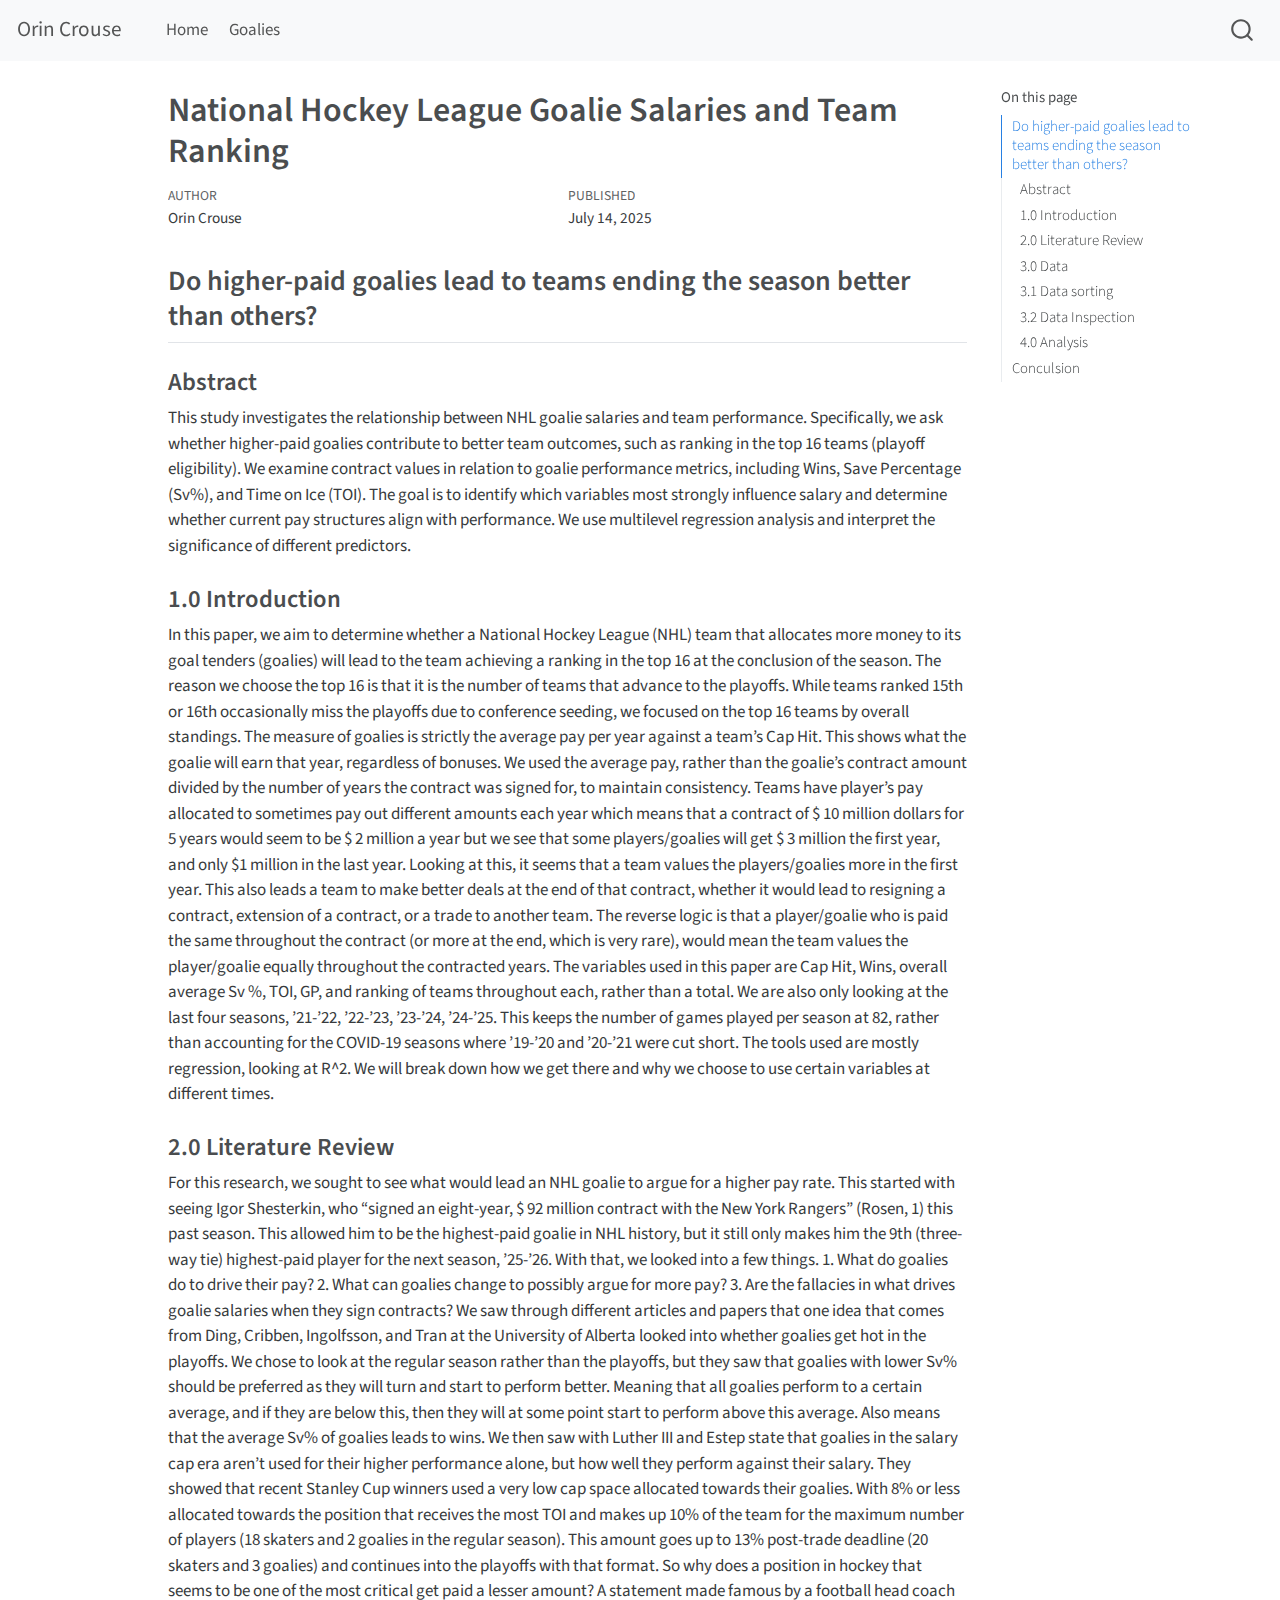
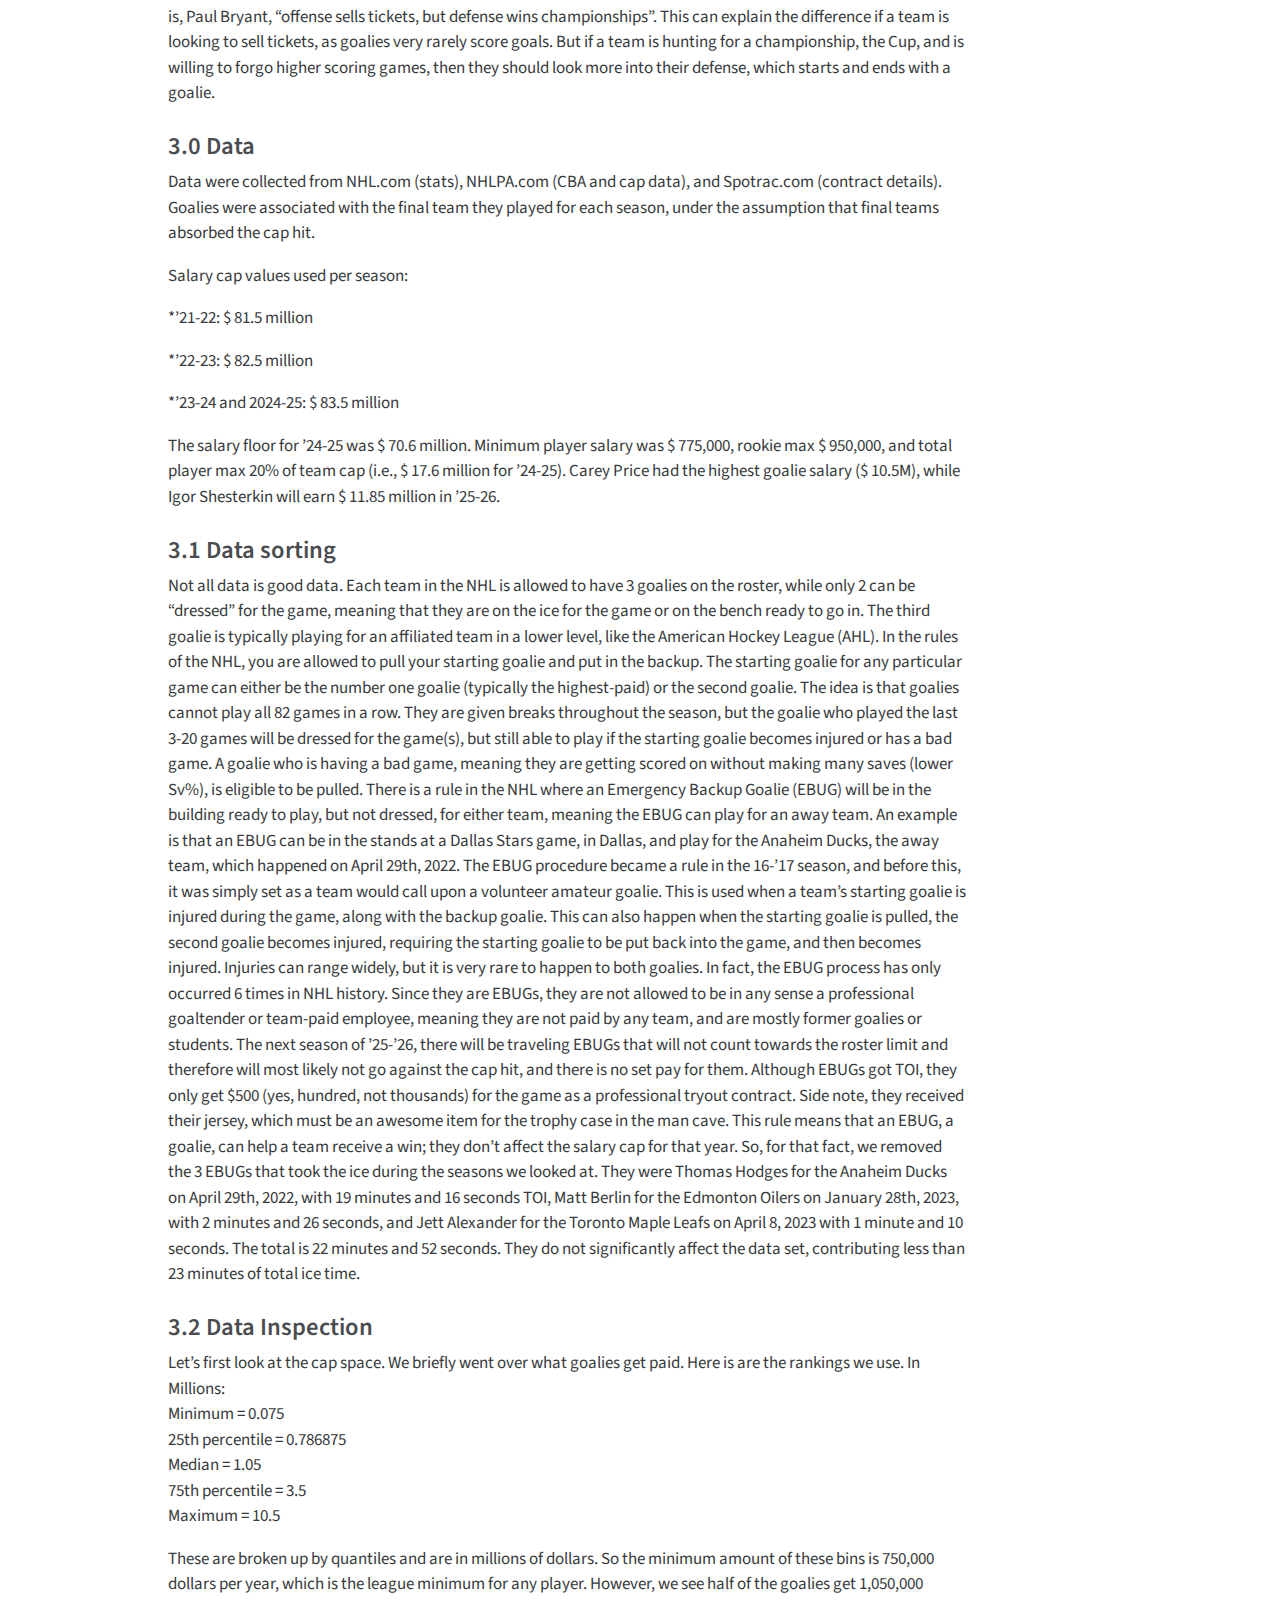
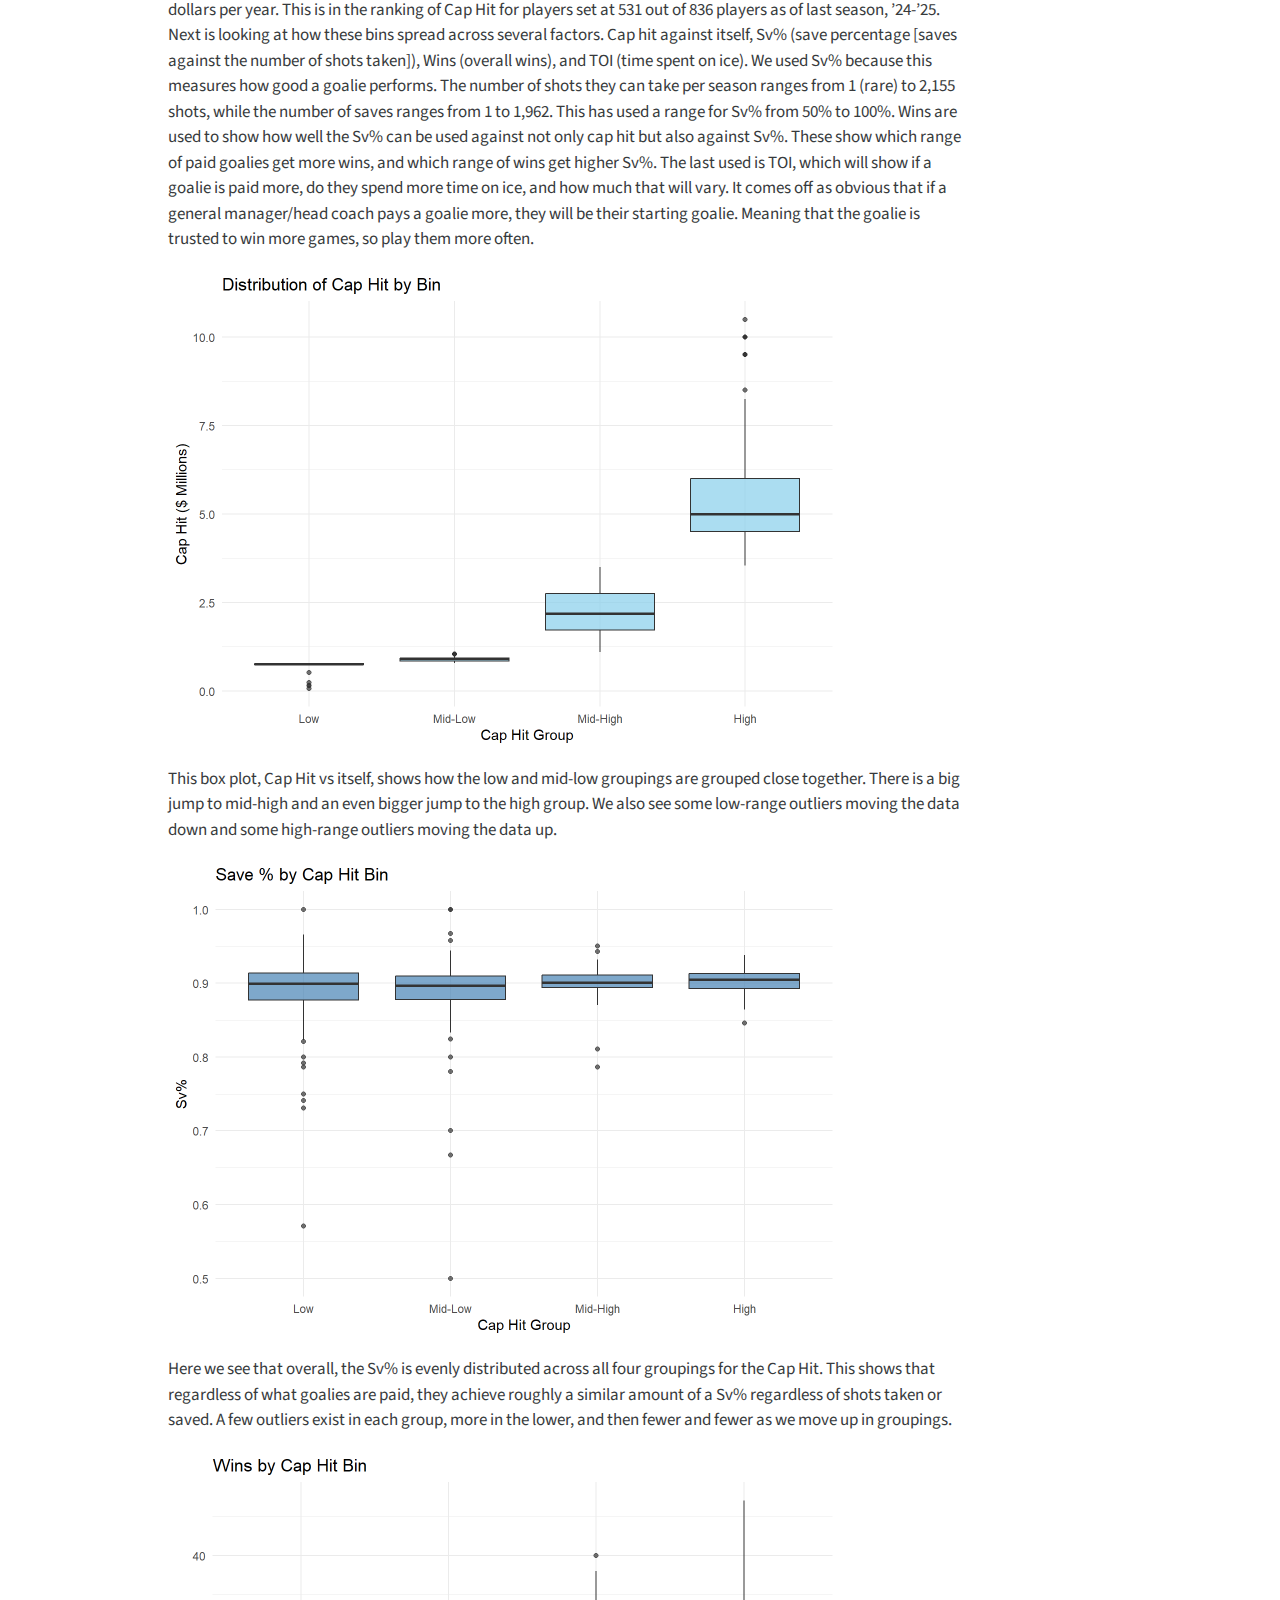
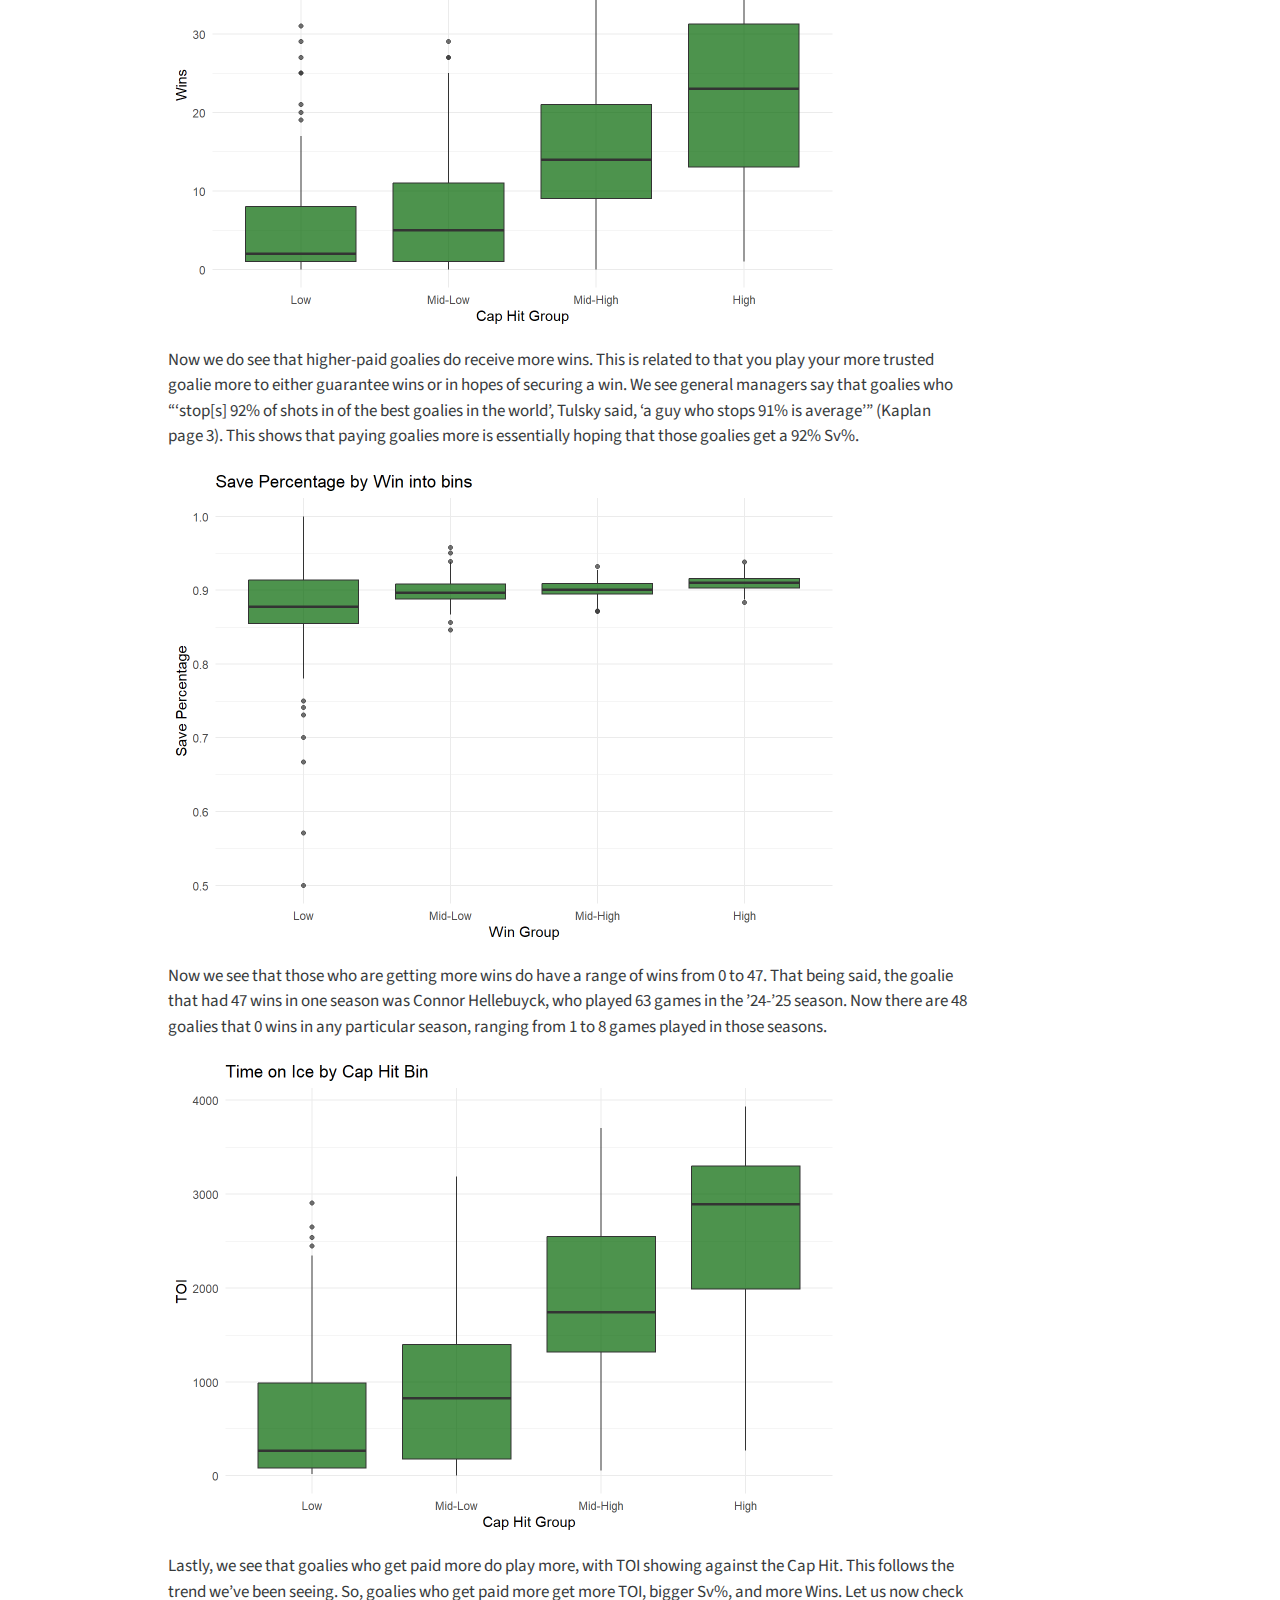
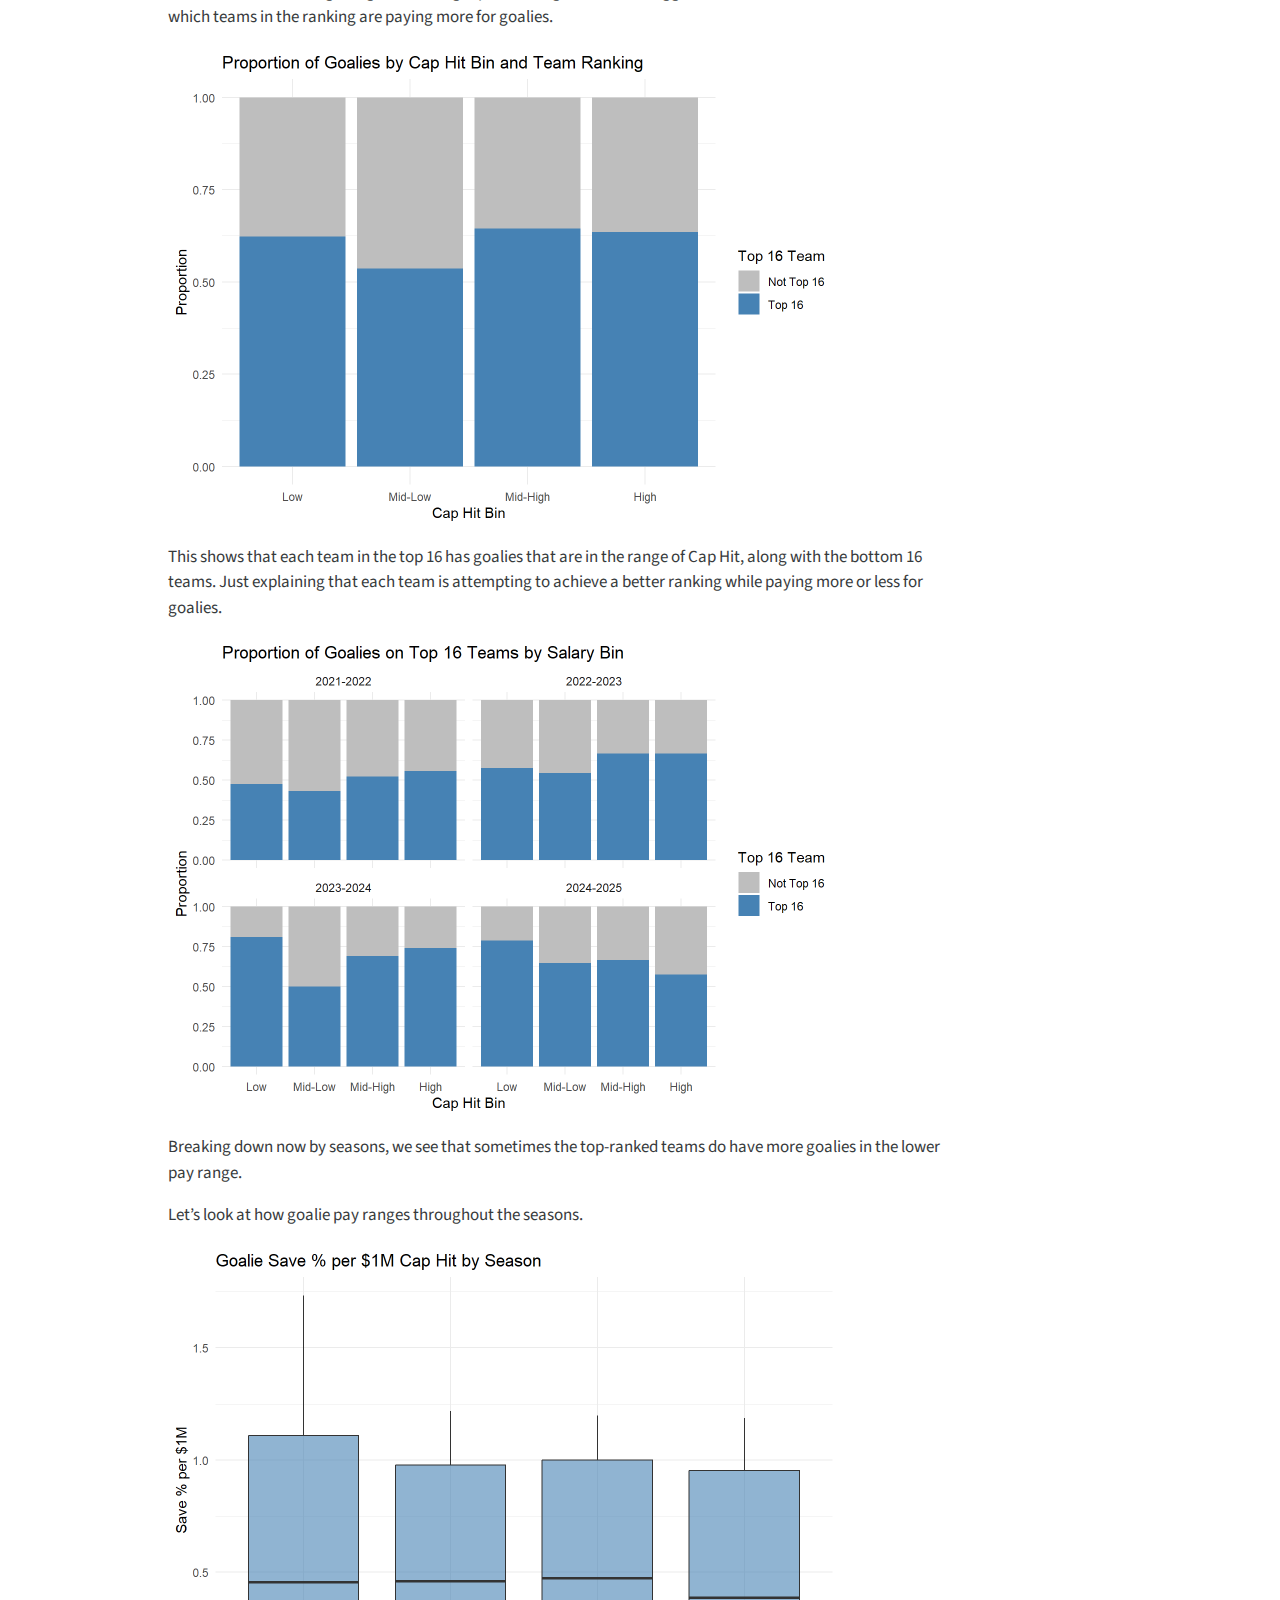
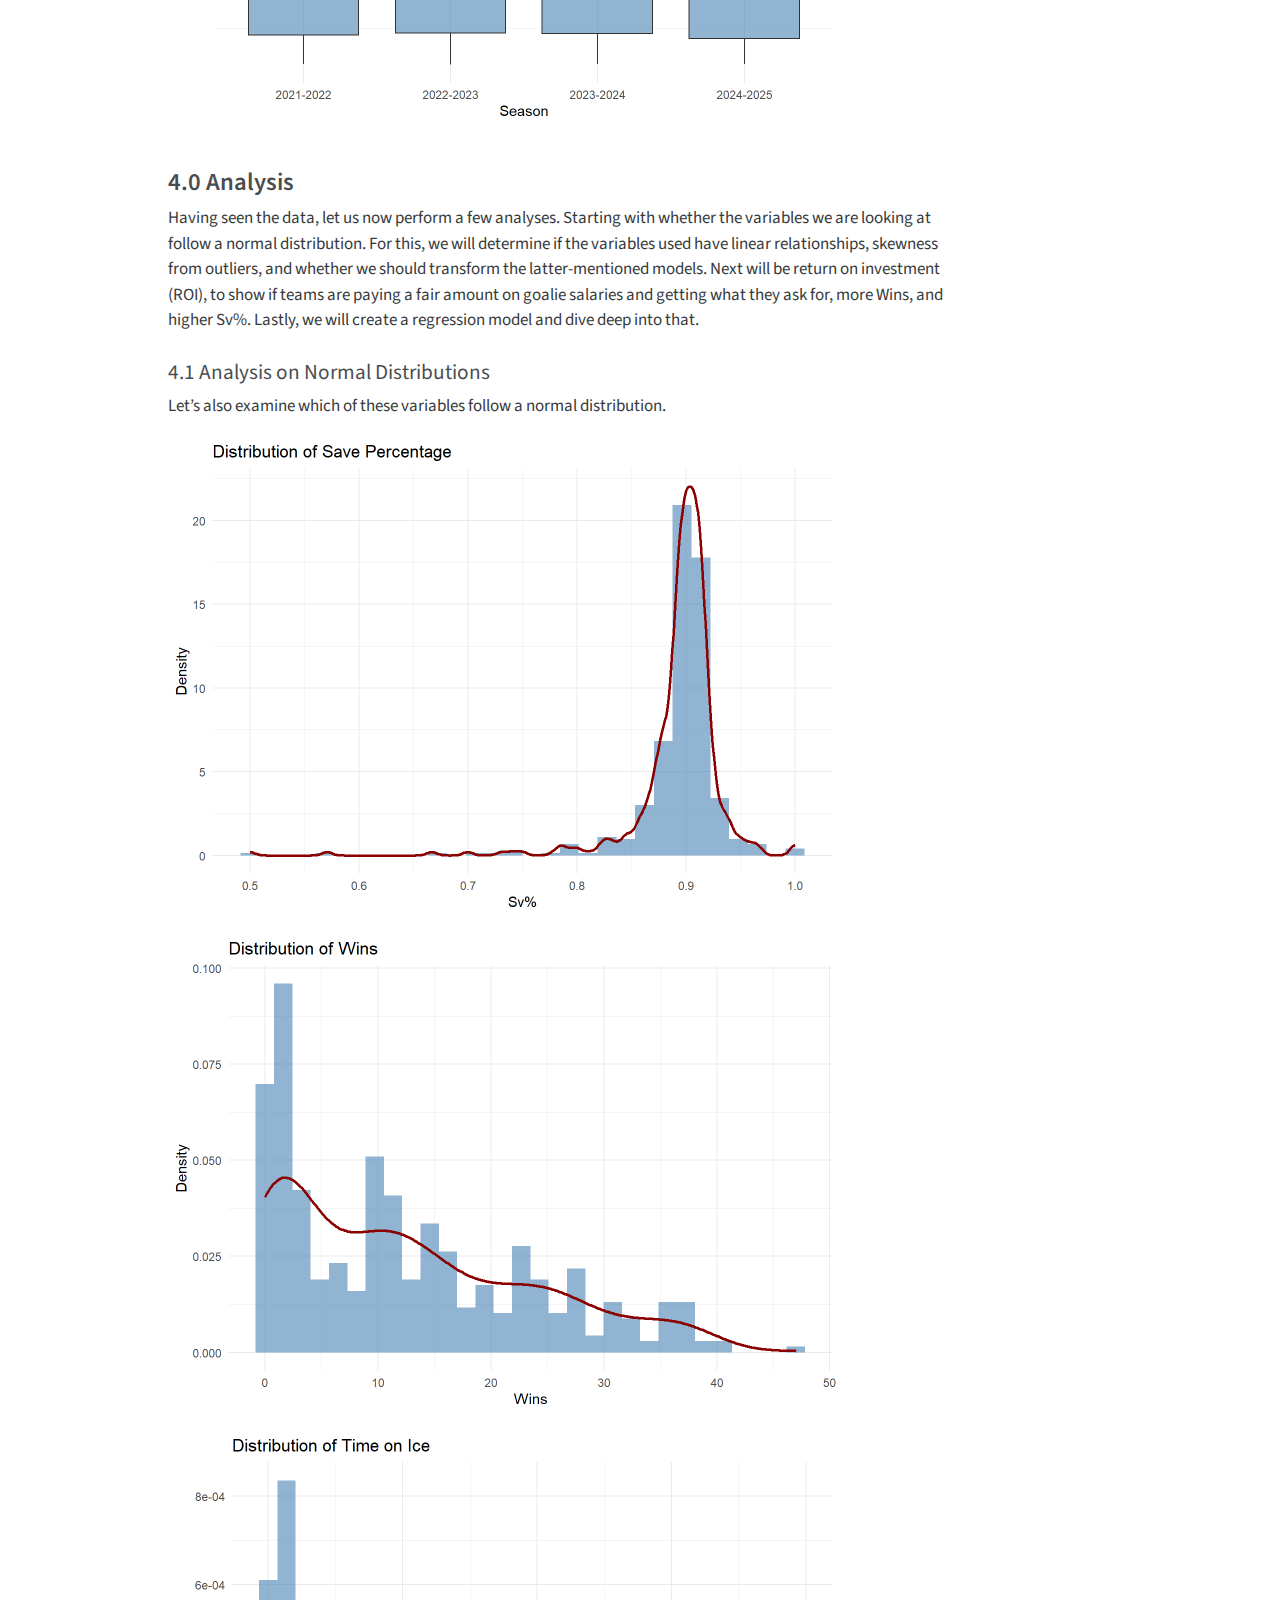
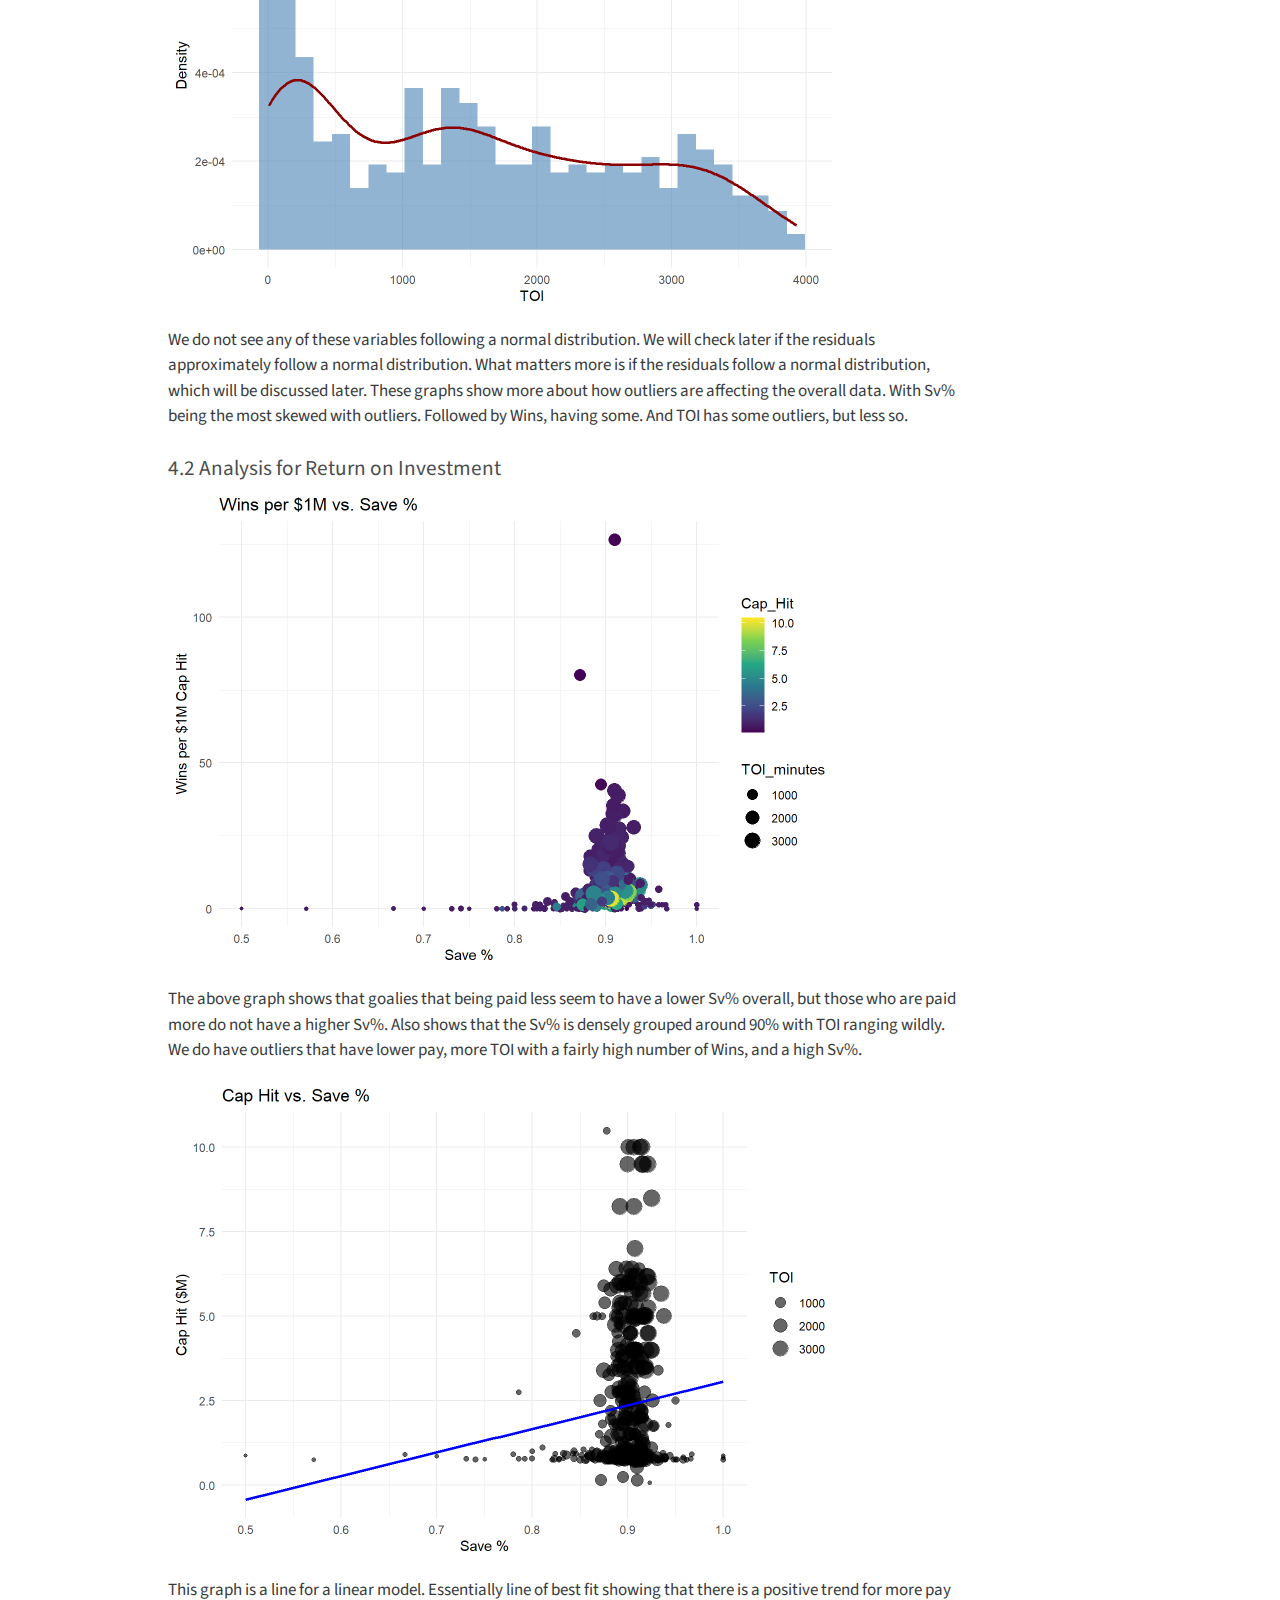
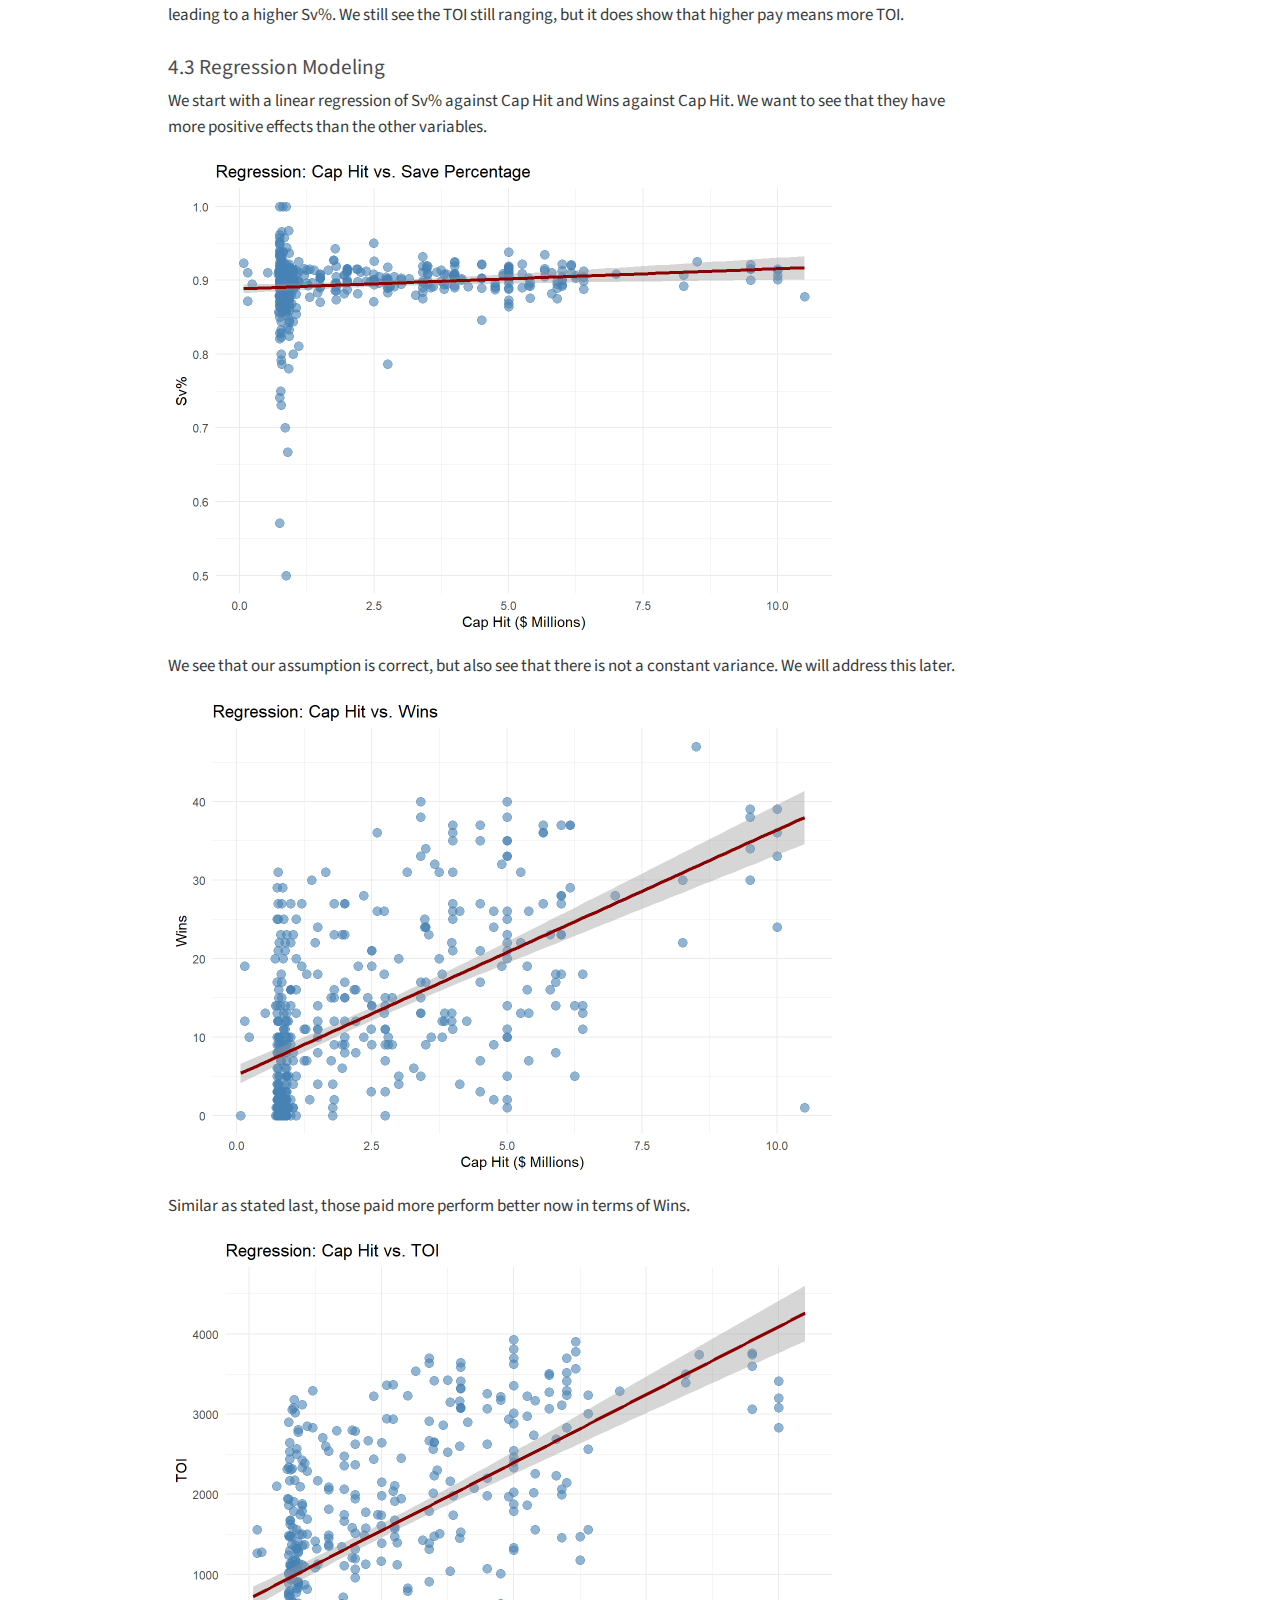
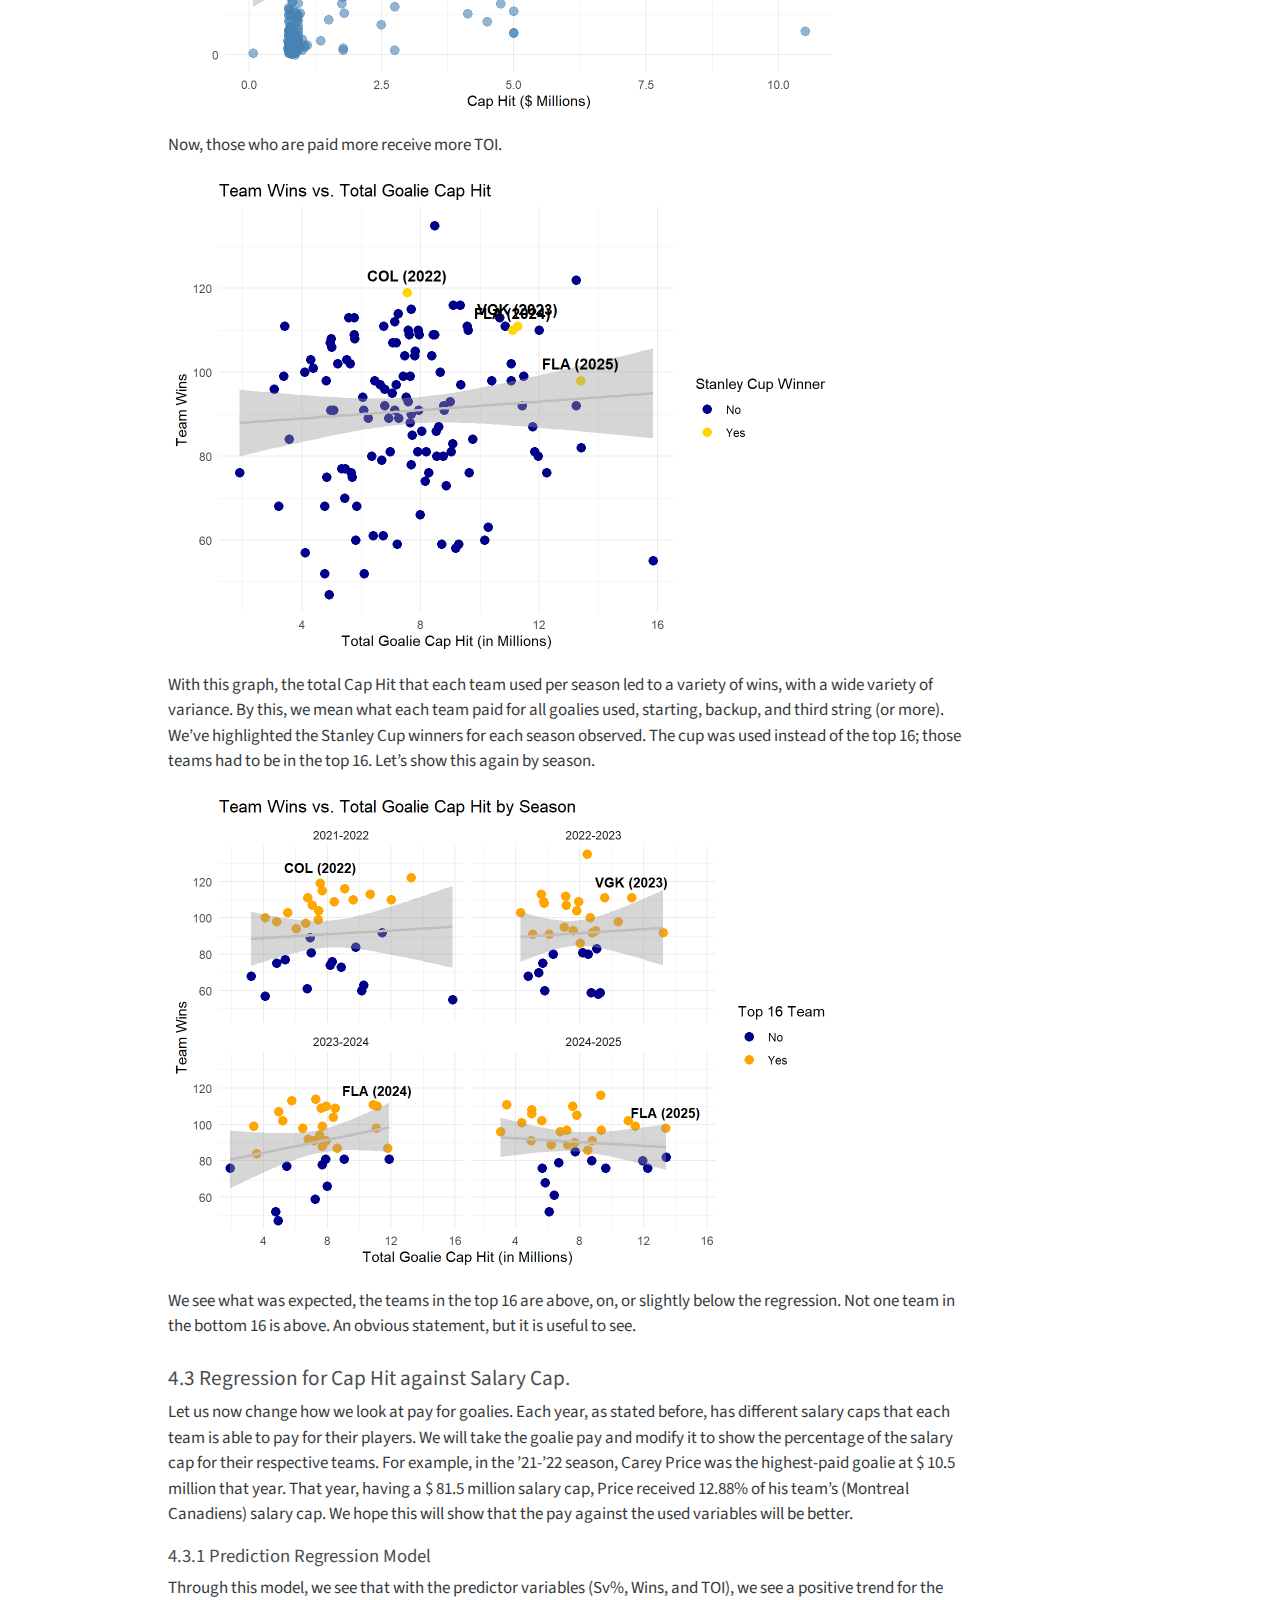
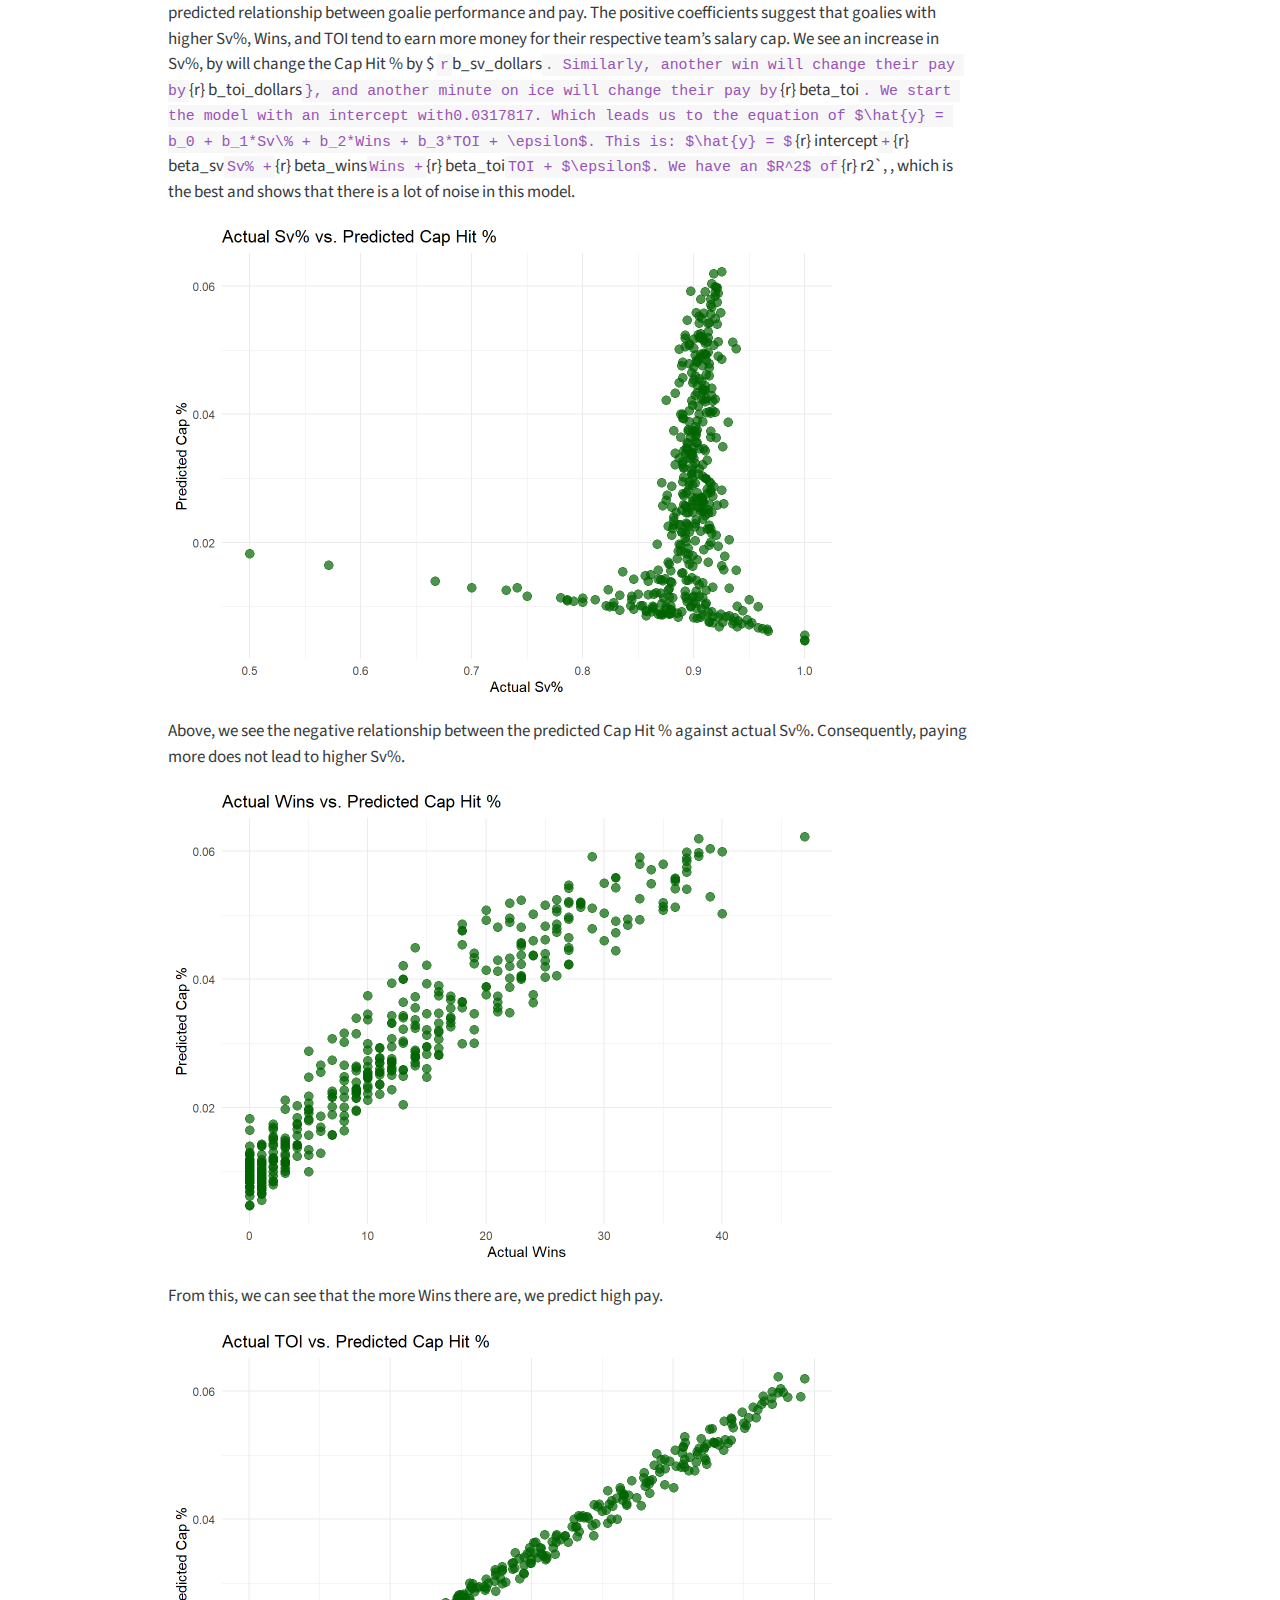
<file: docs/Goalie.html>
<!DOCTYPE html>
<html xmlns="http://www.w3.org/1999/xhtml" lang="en" xml:lang="en"><head>

<meta charset="utf-8">
<meta name="generator" content="quarto-1.3.353">

<meta name="viewport" content="width=device-width, initial-scale=1.0, user-scalable=yes">

<meta name="author" content="Orin Crouse">
<meta name="dcterms.date" content="2025-07-14">

<title>Orin Crouse - National Hockey League Goalie Salaries and Team Ranking</title>
<style>
code{white-space: pre-wrap;}
span.smallcaps{font-variant: small-caps;}
div.columns{display: flex; gap: min(4vw, 1.5em);}
div.column{flex: auto; overflow-x: auto;}
div.hanging-indent{margin-left: 1.5em; text-indent: -1.5em;}
ul.task-list{list-style: none;}
ul.task-list li input[type="checkbox"] {
  width: 0.8em;
  margin: 0 0.8em 0.2em -1em; /* quarto-specific, see https://github.com/quarto-dev/quarto-cli/issues/4556 */ 
  vertical-align: middle;
}
</style>


<script src="site_libs/quarto-nav/quarto-nav.js"></script>
<script src="site_libs/quarto-nav/headroom.min.js"></script>
<script src="site_libs/clipboard/clipboard.min.js"></script>
<script src="site_libs/quarto-search/autocomplete.umd.js"></script>
<script src="site_libs/quarto-search/fuse.min.js"></script>
<script src="site_libs/quarto-search/quarto-search.js"></script>
<meta name="quarto:offset" content="./">
<script src="site_libs/quarto-html/quarto.js"></script>
<script src="site_libs/quarto-html/popper.min.js"></script>
<script src="site_libs/quarto-html/tippy.umd.min.js"></script>
<script src="site_libs/quarto-html/anchor.min.js"></script>
<link href="site_libs/quarto-html/tippy.css" rel="stylesheet">
<link href="site_libs/quarto-html/quarto-syntax-highlighting.css" rel="stylesheet" id="quarto-text-highlighting-styles">
<script src="site_libs/bootstrap/bootstrap.min.js"></script>
<link href="site_libs/bootstrap/bootstrap-icons.css" rel="stylesheet">
<link href="site_libs/bootstrap/bootstrap.min.css" rel="stylesheet" id="quarto-bootstrap" data-mode="light">
<script id="quarto-search-options" type="application/json">{
  "location": "navbar",
  "copy-button": false,
  "collapse-after": 3,
  "panel-placement": "end",
  "type": "overlay",
  "limit": 20,
  "language": {
    "search-no-results-text": "No results",
    "search-matching-documents-text": "matching documents",
    "search-copy-link-title": "Copy link to search",
    "search-hide-matches-text": "Hide additional matches",
    "search-more-match-text": "more match in this document",
    "search-more-matches-text": "more matches in this document",
    "search-clear-button-title": "Clear",
    "search-detached-cancel-button-title": "Cancel",
    "search-submit-button-title": "Submit"
  }
}</script>


<link rel="stylesheet" href="styles.css">
</head>

<body class="nav-fixed">

<div id="quarto-search-results"></div>
  <header id="quarto-header" class="headroom fixed-top">
    <nav class="navbar navbar-expand-lg navbar-dark ">
      <div class="navbar-container container-fluid">
      <div class="navbar-brand-container">
    <a class="navbar-brand" href="./index.html">
    <span class="navbar-title">Orin Crouse</span>
    </a>
  </div>
            <div id="quarto-search" class="" title="Search"></div>
          <button class="navbar-toggler" type="button" data-bs-toggle="collapse" data-bs-target="#navbarCollapse" aria-controls="navbarCollapse" aria-expanded="false" aria-label="Toggle navigation" onclick="if (window.quartoToggleHeadroom) { window.quartoToggleHeadroom(); }">
  <span class="navbar-toggler-icon"></span>
</button>
          <div class="collapse navbar-collapse" id="navbarCollapse">
            <ul class="navbar-nav navbar-nav-scroll me-auto">
  <li class="nav-item">
    <a class="nav-link" href="./index.html" rel="" target="">
 <span class="menu-text">Home</span></a>
  </li>  
  <li class="nav-item">
    <a class="nav-link" href="./Goalies.html" rel="" target="">
 <span class="menu-text">Goalies</span></a>
  </li>  
</ul>
            <div class="quarto-navbar-tools ms-auto">
</div>
          </div> <!-- /navcollapse -->
      </div> <!-- /container-fluid -->
    </nav>
</header>
<!-- content -->
<div id="quarto-content" class="quarto-container page-columns page-rows-contents page-layout-article page-navbar">
<!-- sidebar -->
<!-- margin-sidebar -->
    <div id="quarto-margin-sidebar" class="sidebar margin-sidebar">
        <nav id="TOC" role="doc-toc" class="toc-active">
    <h2 id="toc-title">On this page</h2>
   
  <ul>
  <li><a href="#do-higher-paid-goalies-lead-to-teams-ending-the-season-better-than-others" id="toc-do-higher-paid-goalies-lead-to-teams-ending-the-season-better-than-others" class="nav-link active" data-scroll-target="#do-higher-paid-goalies-lead-to-teams-ending-the-season-better-than-others">Do higher-paid goalies lead to teams ending the season better than others?</a>
  <ul class="collapse">
  <li><a href="#abstract" id="toc-abstract" class="nav-link" data-scroll-target="#abstract">Abstract</a></li>
  <li><a href="#introduction" id="toc-introduction" class="nav-link" data-scroll-target="#introduction">1.0 Introduction</a></li>
  <li><a href="#literature-review" id="toc-literature-review" class="nav-link" data-scroll-target="#literature-review">2.0 Literature Review</a></li>
  <li><a href="#data" id="toc-data" class="nav-link" data-scroll-target="#data">3.0 Data</a></li>
  <li><a href="#data-sorting" id="toc-data-sorting" class="nav-link" data-scroll-target="#data-sorting">3.1 Data sorting</a></li>
  <li><a href="#data-inspection" id="toc-data-inspection" class="nav-link" data-scroll-target="#data-inspection">3.2 Data Inspection</a></li>
  <li><a href="#analysis" id="toc-analysis" class="nav-link" data-scroll-target="#analysis">4.0 Analysis</a></li>
  </ul></li>
  <li><a href="#conculsion" id="toc-conculsion" class="nav-link" data-scroll-target="#conculsion">Conculsion</a>
  <ul class="collapse">
  <li><a href="#suggest-areas-of-further-research" id="toc-suggest-areas-of-further-research" class="nav-link" data-scroll-target="#suggest-areas-of-further-research">5.0 Suggest Areas of Further Research</a></li>
  <li><a href="#works-cited" id="toc-works-cited" class="nav-link" data-scroll-target="#works-cited">6.0 Works Cited</a></li>
  </ul></li>
  </ul>
</nav>
    </div>
<!-- main -->
<main class="content" id="quarto-document-content">

<header id="title-block-header" class="quarto-title-block default">
<div class="quarto-title">
<h1 class="title">National Hockey League Goalie Salaries and Team Ranking</h1>
</div>



<div class="quarto-title-meta">

    <div>
    <div class="quarto-title-meta-heading">Author</div>
    <div class="quarto-title-meta-contents">
             <p>Orin Crouse </p>
          </div>
  </div>
    
    <div>
    <div class="quarto-title-meta-heading">Published</div>
    <div class="quarto-title-meta-contents">
      <p class="date">July 14, 2025</p>
    </div>
  </div>
  
    
  </div>
  

</header>

<section id="do-higher-paid-goalies-lead-to-teams-ending-the-season-better-than-others" class="level2">
<h2 class="anchored" data-anchor-id="do-higher-paid-goalies-lead-to-teams-ending-the-season-better-than-others">Do higher-paid goalies lead to teams ending the season better than others?</h2>
<section id="abstract" class="level3">
<h3 class="anchored" data-anchor-id="abstract">Abstract</h3>
<p>This study investigates the relationship between NHL goalie salaries and team performance. Specifically, we ask whether higher-paid goalies contribute to better team outcomes, such as ranking in the top 16 teams (playoff eligibility). We examine contract values in relation to goalie performance metrics, including Wins, Save Percentage (Sv%), and Time on Ice (TOI). The goal is to identify which variables most strongly influence salary and determine whether current pay structures align with performance. We use multilevel regression analysis and interpret the significance of different predictors.</p>
</section>
<section id="introduction" class="level3">
<h3 class="anchored" data-anchor-id="introduction">1.0 Introduction</h3>
<p>In this paper, we aim to determine whether a National Hockey League (NHL) team that allocates more money to its goal tenders (goalies) will lead to the team achieving a ranking in the top 16 at the conclusion of the season. The reason we choose the top 16 is that it is the number of teams that advance to the playoffs. While teams ranked 15th or 16th occasionally miss the playoffs due to conference seeding, we focused on the top 16 teams by overall standings. The measure of goalies is strictly the average pay per year against a team’s Cap Hit. This shows what the goalie will earn that year, regardless of bonuses. We used the average pay, rather than the goalie’s contract amount divided by the number of years the contract was signed for, to maintain consistency. Teams have player’s pay allocated to sometimes pay out different amounts each year which means that a contract of $ 10 million dollars for 5 years would seem to be $ 2 million a year but we see that some players/goalies will get $ 3 million the first year, and only $1 million in the last year. Looking at this, it seems that a team values the players/goalies more in the first year. This also leads a team to make better deals at the end of that contract, whether it would lead to resigning a contract, extension of a contract, or a trade to another team. The reverse logic is that a player/goalie who is paid the same throughout the contract (or more at the end, which is very rare), would mean the team values the player/goalie equally throughout the contracted years. The variables used in this paper are Cap Hit, Wins, overall average Sv %, TOI, GP, and ranking of teams throughout each, rather than a total. We are also only looking at the last four seasons, ’21-’22, ’22-’23, ’23-’24, ’24-’25. This keeps the number of games played per season at 82, rather than accounting for the COVID-19 seasons where ’19-’20 and ’20-’21 were cut short. The tools used are mostly regression, looking at R^2. We will break down how we get there and why we choose to use certain variables at different times.</p>
</section>
<section id="literature-review" class="level3">
<h3 class="anchored" data-anchor-id="literature-review">2.0 Literature Review</h3>
<p>For this research, we sought to see what would lead an NHL goalie to argue for a higher pay rate. This started with seeing Igor Shesterkin, who “signed an eight-year, $ 92 million contract with the New York Rangers” (Rosen, 1) this past season. This allowed him to be the highest-paid goalie in NHL history, but it still only makes him the 9th (three-way tie) highest-paid player for the next season, ’25-’26. With that, we looked into a few things. 1. What do goalies do to drive their pay? 2. What can goalies change to possibly argue for more pay? 3. Are the fallacies in what drives goalie salaries when they sign contracts? We saw through different articles and papers that one idea that comes from Ding, Cribben, Ingolfsson, and Tran at the University of Alberta looked into whether goalies get hot in the playoffs. We chose to look at the regular season rather than the playoffs, but they saw that goalies with lower Sv% should be preferred as they will turn and start to perform better. Meaning that all goalies perform to a certain average, and if they are below this, then they will at some point start to perform above this average. Also means that the average Sv% of goalies leads to wins. We then saw with Luther III and Estep state that goalies in the salary cap era aren’t used for their higher performance alone, but how well they perform against their salary. They showed that recent Stanley Cup winners used a very low cap space allocated towards their goalies. With 8% or less allocated towards the position that receives the most TOI and makes up 10% of the team for the maximum number of players (18 skaters and 2 goalies in the regular season). This amount goes up to 13% post-trade deadline (20 skaters and 3 goalies) and continues into the playoffs with that format. So why does a position in hockey that seems to be one of the most critical get paid a lesser amount? A statement made famous by a football head coach is, Paul Bryant, “offense sells tickets, but defense wins championships”. This can explain the difference if a team is looking to sell tickets, as goalies very rarely score goals. But if a team is hunting for a championship, the Cup, and is willing to forgo higher scoring games, then they should look more into their defense, which starts and ends with a goalie.</p>
</section>
<section id="data" class="level3">
<h3 class="anchored" data-anchor-id="data">3.0 Data</h3>
<p>Data were collected from NHL.com (stats), NHLPA.com (CBA and cap data), and Spotrac.com (contract details). Goalies were associated with the final team they played for each season, under the assumption that final teams absorbed the cap hit.</p>
<p>Salary cap values used per season:</p>
<p>*’21-22: $ 81.5 million</p>
<p>*’22-23: $ 82.5 million</p>
<p>*’23-24 and 2024-25: $ 83.5 million</p>
<p>The salary floor for ’24-25 was $ 70.6 million. Minimum player salary was $ 775,000, rookie max $ 950,000, and total player max 20% of team cap (i.e., $ 17.6 million for ’24-25). Carey Price had the highest goalie salary ($ 10.5M), while Igor Shesterkin will earn $ 11.85 million in ’25-26.</p>
</section>
<section id="data-sorting" class="level3">
<h3 class="anchored" data-anchor-id="data-sorting">3.1 Data sorting</h3>
<p>Not all data is good data. Each team in the NHL is allowed to have 3 goalies on the roster, while only 2 can be “dressed” for the game, meaning that they are on the ice for the game or on the bench ready to go in. The third goalie is typically playing for an affiliated team in a lower level, like the American Hockey League (AHL). In the rules of the NHL, you are allowed to pull your starting goalie and put in the backup. The starting goalie for any particular game can either be the number one goalie (typically the highest-paid) or the second goalie. The idea is that goalies cannot play all 82 games in a row. They are given breaks throughout the season, but the goalie who played the last 3-20 games will be dressed for the game(s), but still able to play if the starting goalie becomes injured or has a bad game. A goalie who is having a bad game, meaning they are getting scored on without making many saves (lower Sv%), is eligible to be pulled. There is a rule in the NHL where an Emergency Backup Goalie (EBUG) will be in the building ready to play, but not dressed, for either team, meaning the EBUG can play for an away team. An example is that an EBUG can be in the stands at a Dallas Stars game, in Dallas, and play for the Anaheim Ducks, the away team, which happened on April 29th, 2022. The EBUG procedure became a rule in the 16-’17 season, and before this, it was simply set as a team would call upon a volunteer amateur goalie. This is used when a team’s starting goalie is injured during the game, along with the backup goalie. This can also happen when the starting goalie is pulled, the second goalie becomes injured, requiring the starting goalie to be put back into the game, and then becomes injured. Injuries can range widely, but it is very rare to happen to both goalies. In fact, the EBUG process has only occurred 6 times in NHL history. Since they are EBUGs, they are not allowed to be in any sense a professional goaltender or team-paid employee, meaning they are not paid by any team, and are mostly former goalies or students. The next season of ’25-’26, there will be traveling EBUGs that will not count towards the roster limit and therefore will most likely not go against the cap hit, and there is no set pay for them. Although EBUGs got TOI, they only get $500 (yes, hundred, not thousands) for the game as a professional tryout contract. Side note, they received their jersey, which must be an awesome item for the trophy case in the man cave. This rule means that an EBUG, a goalie, can help a team receive a win; they don’t affect the salary cap for that year. So, for that fact, we removed the 3 EBUGs that took the ice during the seasons we looked at. They were Thomas Hodges for the Anaheim Ducks on April 29th, 2022, with 19 minutes and 16 seconds TOI, Matt Berlin for the Edmonton Oilers on January 28th, 2023, with 2 minutes and 26 seconds, and Jett Alexander for the Toronto Maple Leafs on April 8, 2023 with 1 minute and 10 seconds. The total is 22 minutes and 52 seconds. They do not significantly affect the data set, contributing less than 23 minutes of total ice time.</p>
</section>
<section id="data-inspection" class="level3">
<h3 class="anchored" data-anchor-id="data-inspection">3.2 Data Inspection</h3>
<p>Let’s first look at the cap space. We briefly went over what goalies get paid. Here is are the rankings we use. In Millions:<br>
Minimum = 0.075<br>
25th percentile = 0.786875<br>
Median = 1.05<br>
75th percentile = 3.5<br>
Maximum = 10.5<br>
</p>
<p>These are broken up by quantiles and are in millions of dollars. So the minimum amount of these bins is 750,000 dollars per year, which is the league minimum for any player. However, we see half of the goalies get 1,050,000 dollars per year. This is in the ranking of Cap Hit for players set at 531 out of 836 players as of last season, ’24-’25. Next is looking at how these bins spread across several factors. Cap hit against itself, Sv% (save percentage [saves against the number of shots taken]), Wins (overall wins), and TOI (time spent on ice). We used Sv% because this measures how good a goalie performs. The number of shots they can take per season ranges from 1 (rare) to 2,155 shots, while the number of saves ranges from 1 to 1,962. This has used a range for Sv% from 50% to 100%. Wins are used to show how well the Sv% can be used against not only cap hit but also against Sv%. These show which range of paid goalies get more wins, and which range of wins get higher Sv%. The last used is TOI, which will show if a goalie is paid more, do they spend more time on ice, and how much that will vary. It comes off as obvious that if a general manager/head coach pays a goalie more, they will be their starting goalie. Meaning that the goalie is trusted to win more games, so play them more often.</p>
<div class="cell">
<div class="cell-output-display">
<p><img src="Goalie_files/figure-html/boxplots-1.png" class="img-fluid" width="672"></p>
</div>
</div>
<p>This box plot, Cap Hit vs itself, shows how the low and mid-low groupings are grouped close together. There is a big jump to mid-high and an even bigger jump to the high group. We also see some low-range outliers moving the data down and some high-range outliers moving the data up.</p>
<div class="cell">
<div class="cell-output-display">
<p><img src="Goalie_files/figure-html/plot2-1.png" class="img-fluid" width="672"></p>
</div>
</div>
<p>Here we see that overall, the Sv% is evenly distributed across all four groupings for the Cap Hit. This shows that regardless of what goalies are paid, they achieve roughly a similar amount of a Sv% regardless of shots taken or saved. A few outliers exist in each group, more in the lower, and then fewer and fewer as we move up in groupings.</p>
<div class="cell">
<div class="cell-output-display">
<p><img src="Goalie_files/figure-html/plot3-1.png" class="img-fluid" width="672"></p>
</div>
</div>
<p>Now we do see that higher-paid goalies do receive more wins. This is related to that you play your more trusted goalie more to either guarantee wins or in hopes of securing a win. We see general managers say that goalies who “‘stop[s] 92% of shots in of the best goalies in the world’, Tulsky said, ‘a guy who stops 91% is average’” (Kaplan page 3). This shows that paying goalies more is essentially hoping that those goalies get a 92% Sv%.</p>
<div class="cell">
<div class="cell-output-display">
<p><img src="Goalie_files/figure-html/plot4-1.png" class="img-fluid" width="672"></p>
</div>
</div>
<p>Now we see that those who are getting more wins do have a range of wins from 0 to 47. That being said, the goalie that had 47 wins in one season was Connor Hellebuyck, who played 63 games in the ’24-’25 season. Now there are 48 goalies that 0 wins in any particular season, ranging from 1 to 8 games played in those seasons.</p>
<div class="cell">
<div class="cell-output-display">
<p><img src="Goalie_files/figure-html/plot5-1.png" class="img-fluid" width="672"></p>
</div>
</div>
<p>Lastly, we see that goalies who get paid more do play more, with TOI showing against the Cap Hit. This follows the trend we’ve been seeing. So, goalies who get paid more get more TOI, bigger Sv%, and more Wins. Let us now check which teams in the ranking are paying more for goalies.</p>
<div class="cell">
<div class="cell-output-display">
<p><img src="Goalie_files/figure-html/plotforWinsperSeason-1.png" class="img-fluid" width="672"></p>
</div>
</div>
<p>This shows that each team in the top 16 has goalies that are in the range of Cap Hit, along with the bottom 16 teams. Just explaining that each team is attempting to achieve a better ranking while paying more or less for goalies.</p>
<div class="cell">
<div class="cell-output-display">
<p><img src="Goalie_files/figure-html/plotsbySeason-1.png" class="img-fluid" width="672"></p>
</div>
</div>
<p>Breaking down now by seasons, we see that sometimes the top-ranked teams do have more goalies in the lower pay range.</p>
<p>Let’s look at how goalie pay ranges throughout the seasons.</p>
<div class="cell">
<div class="cell-output-display">
<p><img src="Goalie_files/figure-html/newROI-1.png" class="img-fluid" width="672"></p>
</div>
</div>
</section>
<section id="analysis" class="level3">
<h3 class="anchored" data-anchor-id="analysis">4.0 Analysis</h3>
<p>Having seen the data, let us now perform a few analyses. Starting with whether the variables we are looking at follow a normal distribution. For this, we will determine if the variables used have linear relationships, skewness from outliers, and whether we should transform the latter-mentioned models. Next will be return on investment (ROI), to show if teams are paying a fair amount on goalie salaries and getting what they ask for, more Wins, and higher Sv%. Lastly, we will create a regression model and dive deep into that.</p>
<section id="analysis-on-normal-distributions" class="level4">
<h4 class="anchored" data-anchor-id="analysis-on-normal-distributions">4.1 Analysis on Normal Distributions</h4>
<p>Let’s also examine which of these variables follow a normal distribution.</p>
<div class="cell">
<div class="cell-output-display">
<p><img src="Goalie_files/figure-html/plot2_normal-1.png" class="img-fluid" width="672"></p>
</div>
</div>
<div class="cell">
<div class="cell-output-display">
<p><img src="Goalie_files/figure-html/plot3_normal-1.png" class="img-fluid" width="672"></p>
</div>
</div>
<div class="cell">
<div class="cell-output-display">
<p><img src="Goalie_files/figure-html/plot5_normal-1.png" class="img-fluid" width="672"></p>
</div>
</div>
<p>We do not see any of these variables following a normal distribution. We will check later if the residuals approximately follow a normal distribution. What matters more is if the residuals follow a normal distribution, which will be discussed later. These graphs show more about how outliers are affecting the overall data. With Sv% being the most skewed with outliers. Followed by Wins, having some. And TOI has some outliers, but less so.</p>
</section>
<section id="analysis-for-return-on-investment" class="level4">
<h4 class="anchored" data-anchor-id="analysis-for-return-on-investment">4.2 Analysis for Return on Investment</h4>
<div class="cell">
<div class="cell-output-display">
<p><img src="Goalie_files/figure-html/ROI-1.png" class="img-fluid" width="672"></p>
</div>
</div>
<p>The above graph shows that goalies that being paid less seem to have a lower Sv% overall, but those who are paid more do not have a higher Sv%. Also shows that the Sv% is densely grouped around 90% with TOI ranging wildly. We do have outliers that have lower pay, more TOI with a fairly high number of Wins, and a high Sv%.</p>
<div class="cell">
<div class="cell-output-display">
<p><img src="Goalie_files/figure-html/plot7-1.png" class="img-fluid" width="672"></p>
</div>
</div>
<p>This graph is a line for a linear model. Essentially line of best fit showing that there is a positive trend for more pay leading to a higher Sv%. We still see the TOI still ranging, but it does show that higher pay means more TOI.</p>
</section>
<section id="regression-modeling" class="level4">
<h4 class="anchored" data-anchor-id="regression-modeling">4.3 Regression Modeling</h4>
<p>We start with a linear regression of Sv% against Cap Hit and Wins against Cap Hit. We want to see that they have more positive effects than the other variables.</p>
<div class="cell">
<div class="cell-output-display">
<p><img src="Goalie_files/figure-html/reg1graph-1.png" class="img-fluid" width="672"></p>
</div>
</div>
<p>We see that our assumption is correct, but also see that there is not a constant variance. We will address this later.</p>
<div class="cell">
<div class="cell-output-display">
<p><img src="Goalie_files/figure-html/reg2_plot-1.png" class="img-fluid" width="672"></p>
</div>
</div>
<p>Similar as stated last, those paid more perform better now in terms of Wins.</p>
<div class="cell">
<div class="cell-output-display">
<p><img src="Goalie_files/figure-html/reg3_plot-1.png" class="img-fluid" width="672"></p>
</div>
</div>
<p>Now, those who are paid more receive more TOI.</p>
<div class="cell">
<div class="cell-output-display">
<p><img src="Goalie_files/figure-html/regforCapHitvsWins-1.png" class="img-fluid" width="672"></p>
</div>
</div>
<p>With this graph, the total Cap Hit that each team used per season led to a variety of wins, with a wide variety of variance. By this, we mean what each team paid for all goalies used, starting, backup, and third string (or more). We’ve highlighted the Stanley Cup winners for each season observed. The cup was used instead of the top 16; those teams had to be in the top 16. Let’s show this again by season.</p>
<div class="cell">
<div class="cell-output-display">
<p><img src="Goalie_files/figure-html/regforCapHitvsWins_by_season-1.png" class="img-fluid" width="672"></p>
</div>
</div>
<p>We see what was expected, the teams in the top 16 are above, on, or slightly below the regression. Not one team in the bottom 16 is above. An obvious statement, but it is useful to see.</p>
</section>
<section id="regression-for-cap-hit-against-salary-cap." class="level4">
<h4 class="anchored" data-anchor-id="regression-for-cap-hit-against-salary-cap.">4.3 Regression for Cap Hit against Salary Cap.</h4>
<p>Let us now change how we look at pay for goalies. Each year, as stated before, has different salary caps that each team is able to pay for their players. We will take the goalie pay and modify it to show the percentage of the salary cap for their respective teams. For example, in the ’21-’22 season, Carey Price was the highest-paid goalie at $ 10.5 million that year. That year, having a $ 81.5 million salary cap, Price received 12.88% of his team’s (Montreal Canadiens) salary cap. We hope this will show that the pay against the used variables will be better.</p>
<section id="prediction-regression-model" class="level5">
<h5 class="anchored" data-anchor-id="prediction-regression-model">4.3.1 Prediction Regression Model</h5>
<p>Through this model, we see that with the predictor variables (Sv%, Wins, and TOI), we see a positive trend for the predicted relationship between goalie performance and pay. The positive coefficients suggest that goalies with higher Sv%, Wins, and TOI tend to earn more money for their respective team’s salary cap. We see an increase in Sv%, by will change the Cap Hit % by $ <code>r</code>b_sv_dollars<code>. Similarly, another win will change their pay by</code>{r} b_toi_dollars<code>}, and another minute on ice will change their pay by</code>{r} beta_toi<code>. We start the model with an intercept with0.0317817. Which leads us to the equation of $\hat{y} = b_0 + b_1*Sv\% + b_2*Wins + b_3*TOI + \epsilon$. This is: $\hat{y} = $</code>{r} intercept<code>+</code>{r} beta_sv<code>Sv% +</code>{r} beta_wins<code>Wins +</code>{r} beta_toi<code>TOI + $\epsilon$. We have an $R^2$ of</code>{r} r2`, , which is the best and shows that there is a lot of noise in this model.</p>
<div class="cell">
<div class="cell-output-display">
<p><img src="Goalie_files/figure-html/reg_sv_percent-1.png" class="img-fluid" width="672"></p>
</div>
</div>
<p>Above, we see the negative relationship between the predicted Cap Hit % against actual Sv%. Consequently, paying more does not lead to higher Sv%.</p>
<div class="cell">
<div class="cell-output-display">
<p><img src="Goalie_files/figure-html/reg_wins_percent-1.png" class="img-fluid" width="672"></p>
</div>
</div>
<p>From this, we can see that the more Wins there are, we predict high pay.</p>
<div class="cell">
<div class="cell-output-display">
<p><img src="Goalie_files/figure-html/reg_TOI_percent-1.png" class="img-fluid" width="672"></p>
</div>
</div>
<p>And lastly, more TOI, we predict more pay.</p>
</section>
<section id="test-model-for-potential-problems" class="level5">
<h5 class="anchored" data-anchor-id="test-model-for-potential-problems">4.3.2 Test Model for Potential Problems</h5>
<p>We tested a few items: multicollinearity, autocorrelation, and heteroskedasticity. For multicollinearity, we used a variance inflation factor calculation for our predictors, and they have a value of:<br>
</p>
<p>Cap Hit off of Percentage we have 8.84482<br>
Sv% we have 1.10493<br>
and with TOI we have 8.71104<br>
With these values being great than 1, we do some correlation with each other.<br>
</p>
<p>For autocorrelation we used a Durbin-Watson (DW) test, and we have a value of 1.93713, which is very close to 2 meaning have no evidence of autocorrelation.<br>
</p>
<p>For heteroskedasticity we tested this by using a Breusch-Pagan (BP) test and residual plots. For the BP test value we have 2^{-5}, which means there is strong evidence to suggest heteroskedasticity. We also see this with residual plots below.</p>
<div class="cell">
<div class="cell-output-display">
<p><img src="Goalie_files/figure-html/reg_wp_resid_plots-1.png" class="img-fluid" width="672"></p>
</div>
</div>
<p>We see with these plots the following:<br>
</p>
<p>*The “Residuals vs Fitted” shows that the residuals do follow a pattern, mostly at first, but we would’ve liked to see no pattern through the whole plot.<br>
</p>
<p>*For the “Q-Q Residuals,” the residuals at the front and back end do not follow the diagonal line, so they do not follow a normal distribution that well.<br>
</p>
<p>*With the “Scale-Location,” the line is not flat, meaning the variance is not constant.<br>
</p>
<p>And the “Residuals vs Leverage” shows a few outliers and high-leverage points, so a few observations are influencing the model as a whole. This suggests that we should modify the model. We test the model with a t-test using robust standard errors to correct for heteroskedasticity.</p>
<p>Though this we see in order of significance with p-values, TOI 6^{-5}, (Very Significant), Sv% 0.00809, (Significant), wins 0.35221, (Not Significant). with values being less than 0.0001, to 0.01, to 0.05 to 0.1 are the levels we see of significance. Seeing this, we are encourage to remove Wins from the model. Let us see if this is the case with a step-wise regression model.</p>
</section>
<section id="step-wise-regression" class="level5">
<h5 class="anchored" data-anchor-id="step-wise-regression">4.3.3 Step-Wise Regression</h5>
<p>This process tells us that we should drop Wins and Sv% as variables used in the regression. With visualization:</p>
<div class="cell">
<div class="cell-output-display">
<p><img src="Goalie_files/figure-html/stepwise_plot-1.png" class="img-fluid" width="672"></p>
</div>
</div>
</section>
</section>
</section>
</section>
<section id="conculsion" class="level2">
<h2 class="anchored" data-anchor-id="conculsion">Conculsion</h2>
<p>With our results, we can say that goalies who get more time on ice should receive a greater percentage of pay against the team’s salary cap. We found this through inspection of the data, regression analysis, and finally, identified which variables are more important than others. These goalies that do receive more already tend to get more time on ice, but this shows that they should argue for more pay when their contract comes up for renewal. If a goalie starts to get more and more play time, then that should serve as evidence that they deserve more pay, regardless of wins and save percentage. We can infer this as once a team feels confident in a goalie, then they will start to shift towards playing that goalie more than others. There can be statements made that this may only occur because the starting goalie may be injured for a while or out for the season. Although this is true, that would be overlooking the many goalies that can be called up from lower-level leagues or even trades for other goalies. Hopefully, this study can provide goalies with help in the negotiations for contract signing. More time on ice should lead to more wins with a higher save percentage, granting them contracts with more pay each year.</p>
<section id="suggest-areas-of-further-research" class="level3">
<h3 class="anchored" data-anchor-id="suggest-areas-of-further-research">5.0 Suggest Areas of Further Research</h3>
<p>Further research would include more variables in selection, i.e.&nbsp;does it matter which hand a goalie catches and does that lead to better performance. Can also look when a goalie gets traded and receives a pay increase, what variables led to this decision. Lastly, when a goalie receives a pay reduction, is this soley based on age in the league or are the other varaibles that could have led to this.</p>
</section>
<section id="works-cited" class="level3">
<h3 class="anchored" data-anchor-id="works-cited">6.0 Works Cited</h3>
<p>“2025 NHL Cap Hit Rankings.” Spotrac, www.spotrac.com/nhl/rankings/player/_/year/2025/sort/cap_total. Accessed 8 July 2025.</p>
<p>“Collective Bargaining Agreement.” The PA | NHLPA.Com, 16 Sept.&nbsp;2012, nhlpa.com/the-pa/cba.</p>
<p>Ding, Likang, et al.&nbsp;Do NHL Goalies Get Hot in the Playoffs? A Multilevel Logistic Regression Analysis, University of Alberta School of Business, 9 May 2024, arxiv.org/html/2102.09689v2#abstract.</p>
<p>Emily KaplanNov 18, 2024. “Why Paying Goalies Is so Complicated in Today’s NHL.” ESPN, ESPN Internet Ventures, 18 Nov.&nbsp;2024, www.espn.com/nhl/story/_/id/42446173/goalie-contracts-today-nhl-igor-shesterkin-jeremy-swayman.</p>
<p>Luther, Robert, and Steven C. Estep. “The Goalie Paradox: Why Elite Goalies Don’t Guarantee Playoff Success and Predictions for the 2025 Stanley Cup Playoffs.” Journal of Sports &amp; Enterainment Law, Havard Law School, 26 Apr.&nbsp;2025, journals.law.harvard.edu/jsel/2025/04/the-goalie-paradox-why-elite-goalies-dont-guarantee-playoff-success-and-predictions-for-the-2025-stanley-cup-playoffs/.</p>
<p>“NHL Stats.” NHL.Com, National Hockey League, www.nhl.com/stats/goalies?reportType=season&amp;seasonFrom=20212022&amp;seasonTo=20242025&amp;gameType=2&amp;page=1&amp;pageSize=100. Accessed 8 July 2025.</p>
<p>Rosen, Dan. “Shesterkin Signs 8-Year, $92 Million Contract with Rangers.” NHL.Com, National Hockey League, 8 Dec.&nbsp;2024, www.nhl.com/news/igor-shesterkin-signs-eight-year-contract-with-new-york-rangers#:~:text=The%20deal%20makes%20Shesterkin%20the,Canadiens%20on%20July%202%2C%202017.</p>


</section>
</section>

</main> <!-- /main -->
<script id="quarto-html-after-body" type="application/javascript">
window.document.addEventListener("DOMContentLoaded", function (event) {
  const toggleBodyColorMode = (bsSheetEl) => {
    const mode = bsSheetEl.getAttribute("data-mode");
    const bodyEl = window.document.querySelector("body");
    if (mode === "dark") {
      bodyEl.classList.add("quarto-dark");
      bodyEl.classList.remove("quarto-light");
    } else {
      bodyEl.classList.add("quarto-light");
      bodyEl.classList.remove("quarto-dark");
    }
  }
  const toggleBodyColorPrimary = () => {
    const bsSheetEl = window.document.querySelector("link#quarto-bootstrap");
    if (bsSheetEl) {
      toggleBodyColorMode(bsSheetEl);
    }
  }
  toggleBodyColorPrimary();  
  const icon = "";
  const anchorJS = new window.AnchorJS();
  anchorJS.options = {
    placement: 'right',
    icon: icon
  };
  anchorJS.add('.anchored');
  const isCodeAnnotation = (el) => {
    for (const clz of el.classList) {
      if (clz.startsWith('code-annotation-')) {                     
        return true;
      }
    }
    return false;
  }
  const clipboard = new window.ClipboardJS('.code-copy-button', {
    text: function(trigger) {
      const codeEl = trigger.previousElementSibling.cloneNode(true);
      for (const childEl of codeEl.children) {
        if (isCodeAnnotation(childEl)) {
          childEl.remove();
        }
      }
      return codeEl.innerText;
    }
  });
  clipboard.on('success', function(e) {
    // button target
    const button = e.trigger;
    // don't keep focus
    button.blur();
    // flash "checked"
    button.classList.add('code-copy-button-checked');
    var currentTitle = button.getAttribute("title");
    button.setAttribute("title", "Copied!");
    let tooltip;
    if (window.bootstrap) {
      button.setAttribute("data-bs-toggle", "tooltip");
      button.setAttribute("data-bs-placement", "left");
      button.setAttribute("data-bs-title", "Copied!");
      tooltip = new bootstrap.Tooltip(button, 
        { trigger: "manual", 
          customClass: "code-copy-button-tooltip",
          offset: [0, -8]});
      tooltip.show();    
    }
    setTimeout(function() {
      if (tooltip) {
        tooltip.hide();
        button.removeAttribute("data-bs-title");
        button.removeAttribute("data-bs-toggle");
        button.removeAttribute("data-bs-placement");
      }
      button.setAttribute("title", currentTitle);
      button.classList.remove('code-copy-button-checked');
    }, 1000);
    // clear code selection
    e.clearSelection();
  });
  function tippyHover(el, contentFn) {
    const config = {
      allowHTML: true,
      content: contentFn,
      maxWidth: 500,
      delay: 100,
      arrow: false,
      appendTo: function(el) {
          return el.parentElement;
      },
      interactive: true,
      interactiveBorder: 10,
      theme: 'quarto',
      placement: 'bottom-start'
    };
    window.tippy(el, config); 
  }
  const noterefs = window.document.querySelectorAll('a[role="doc-noteref"]');
  for (var i=0; i<noterefs.length; i++) {
    const ref = noterefs[i];
    tippyHover(ref, function() {
      // use id or data attribute instead here
      let href = ref.getAttribute('data-footnote-href') || ref.getAttribute('href');
      try { href = new URL(href).hash; } catch {}
      const id = href.replace(/^#\/?/, "");
      const note = window.document.getElementById(id);
      return note.innerHTML;
    });
  }
      let selectedAnnoteEl;
      const selectorForAnnotation = ( cell, annotation) => {
        let cellAttr = 'data-code-cell="' + cell + '"';
        let lineAttr = 'data-code-annotation="' +  annotation + '"';
        const selector = 'span[' + cellAttr + '][' + lineAttr + ']';
        return selector;
      }
      const selectCodeLines = (annoteEl) => {
        const doc = window.document;
        const targetCell = annoteEl.getAttribute("data-target-cell");
        const targetAnnotation = annoteEl.getAttribute("data-target-annotation");
        const annoteSpan = window.document.querySelector(selectorForAnnotation(targetCell, targetAnnotation));
        const lines = annoteSpan.getAttribute("data-code-lines").split(",");
        const lineIds = lines.map((line) => {
          return targetCell + "-" + line;
        })
        let top = null;
        let height = null;
        let parent = null;
        if (lineIds.length > 0) {
            //compute the position of the single el (top and bottom and make a div)
            const el = window.document.getElementById(lineIds[0]);
            top = el.offsetTop;
            height = el.offsetHeight;
            parent = el.parentElement.parentElement;
          if (lineIds.length > 1) {
            const lastEl = window.document.getElementById(lineIds[lineIds.length - 1]);
            const bottom = lastEl.offsetTop + lastEl.offsetHeight;
            height = bottom - top;
          }
          if (top !== null && height !== null && parent !== null) {
            // cook up a div (if necessary) and position it 
            let div = window.document.getElementById("code-annotation-line-highlight");
            if (div === null) {
              div = window.document.createElement("div");
              div.setAttribute("id", "code-annotation-line-highlight");
              div.style.position = 'absolute';
              parent.appendChild(div);
            }
            div.style.top = top - 2 + "px";
            div.style.height = height + 4 + "px";
            let gutterDiv = window.document.getElementById("code-annotation-line-highlight-gutter");
            if (gutterDiv === null) {
              gutterDiv = window.document.createElement("div");
              gutterDiv.setAttribute("id", "code-annotation-line-highlight-gutter");
              gutterDiv.style.position = 'absolute';
              const codeCell = window.document.getElementById(targetCell);
              const gutter = codeCell.querySelector('.code-annotation-gutter');
              gutter.appendChild(gutterDiv);
            }
            gutterDiv.style.top = top - 2 + "px";
            gutterDiv.style.height = height + 4 + "px";
          }
          selectedAnnoteEl = annoteEl;
        }
      };
      const unselectCodeLines = () => {
        const elementsIds = ["code-annotation-line-highlight", "code-annotation-line-highlight-gutter"];
        elementsIds.forEach((elId) => {
          const div = window.document.getElementById(elId);
          if (div) {
            div.remove();
          }
        });
        selectedAnnoteEl = undefined;
      };
      // Attach click handler to the DT
      const annoteDls = window.document.querySelectorAll('dt[data-target-cell]');
      for (const annoteDlNode of annoteDls) {
        annoteDlNode.addEventListener('click', (event) => {
          const clickedEl = event.target;
          if (clickedEl !== selectedAnnoteEl) {
            unselectCodeLines();
            const activeEl = window.document.querySelector('dt[data-target-cell].code-annotation-active');
            if (activeEl) {
              activeEl.classList.remove('code-annotation-active');
            }
            selectCodeLines(clickedEl);
            clickedEl.classList.add('code-annotation-active');
          } else {
            // Unselect the line
            unselectCodeLines();
            clickedEl.classList.remove('code-annotation-active');
          }
        });
      }
  const findCites = (el) => {
    const parentEl = el.parentElement;
    if (parentEl) {
      const cites = parentEl.dataset.cites;
      if (cites) {
        return {
          el,
          cites: cites.split(' ')
        };
      } else {
        return findCites(el.parentElement)
      }
    } else {
      return undefined;
    }
  };
  var bibliorefs = window.document.querySelectorAll('a[role="doc-biblioref"]');
  for (var i=0; i<bibliorefs.length; i++) {
    const ref = bibliorefs[i];
    const citeInfo = findCites(ref);
    if (citeInfo) {
      tippyHover(citeInfo.el, function() {
        var popup = window.document.createElement('div');
        citeInfo.cites.forEach(function(cite) {
          var citeDiv = window.document.createElement('div');
          citeDiv.classList.add('hanging-indent');
          citeDiv.classList.add('csl-entry');
          var biblioDiv = window.document.getElementById('ref-' + cite);
          if (biblioDiv) {
            citeDiv.innerHTML = biblioDiv.innerHTML;
          }
          popup.appendChild(citeDiv);
        });
        return popup.innerHTML;
      });
    }
  }
});
</script>
</div> <!-- /content -->



</body></html>
</file>
<file: docs/site_libs/quarto-html/tippy.css>
.tippy-box[data-animation=fade][data-state=hidden]{opacity:0}[data-tippy-root]{max-width:calc(100vw - 10px)}.tippy-box{position:relative;background-color:#333;color:#fff;border-radius:4px;font-size:14px;line-height:1.4;white-space:normal;outline:0;transition-property:transform,visibility,opacity}.tippy-box[data-placement^=top]>.tippy-arrow{bottom:0}.tippy-box[data-placement^=top]>.tippy-arrow:before{bottom:-7px;left:0;border-width:8px 8px 0;border-top-color:initial;transform-origin:center top}.tippy-box[data-placement^=bottom]>.tippy-arrow{top:0}.tippy-box[data-placement^=bottom]>.tippy-arrow:before{top:-7px;left:0;border-width:0 8px 8px;border-bottom-color:initial;transform-origin:center bottom}.tippy-box[data-placement^=left]>.tippy-arrow{right:0}.tippy-box[data-placement^=left]>.tippy-arrow:before{border-width:8px 0 8px 8px;border-left-color:initial;right:-7px;transform-origin:center left}.tippy-box[data-placement^=right]>.tippy-arrow{left:0}.tippy-box[data-placement^=right]>.tippy-arrow:before{left:-7px;border-width:8px 8px 8px 0;border-right-color:initial;transform-origin:center right}.tippy-box[data-inertia][data-state=visible]{transition-timing-function:cubic-bezier(.54,1.5,.38,1.11)}.tippy-arrow{width:16px;height:16px;color:#333}.tippy-arrow:before{content:"";position:absolute;border-color:transparent;border-style:solid}.tippy-content{position:relative;padding:5px 9px;z-index:1}
</file>
<file: docs/site_libs/quarto-html/quarto-syntax-highlighting.css>
/* quarto syntax highlight colors */
:root {
  --quarto-hl-ot-color: #003B4F;
  --quarto-hl-at-color: #657422;
  --quarto-hl-ss-color: #20794D;
  --quarto-hl-an-color: #5E5E5E;
  --quarto-hl-fu-color: #4758AB;
  --quarto-hl-st-color: #20794D;
  --quarto-hl-cf-color: #003B4F;
  --quarto-hl-op-color: #5E5E5E;
  --quarto-hl-er-color: #AD0000;
  --quarto-hl-bn-color: #AD0000;
  --quarto-hl-al-color: #AD0000;
  --quarto-hl-va-color: #111111;
  --quarto-hl-bu-color: inherit;
  --quarto-hl-ex-color: inherit;
  --quarto-hl-pp-color: #AD0000;
  --quarto-hl-in-color: #5E5E5E;
  --quarto-hl-vs-color: #20794D;
  --quarto-hl-wa-color: #5E5E5E;
  --quarto-hl-do-color: #5E5E5E;
  --quarto-hl-im-color: #00769E;
  --quarto-hl-ch-color: #20794D;
  --quarto-hl-dt-color: #AD0000;
  --quarto-hl-fl-color: #AD0000;
  --quarto-hl-co-color: #5E5E5E;
  --quarto-hl-cv-color: #5E5E5E;
  --quarto-hl-cn-color: #8f5902;
  --quarto-hl-sc-color: #5E5E5E;
  --quarto-hl-dv-color: #AD0000;
  --quarto-hl-kw-color: #003B4F;
}

/* other quarto variables */
:root {
  --quarto-font-monospace: SFMono-Regular, Menlo, Monaco, Consolas, "Liberation Mono", "Courier New", monospace;
}

pre > code.sourceCode > span {
  color: #003B4F;
}

code span {
  color: #003B4F;
}

code.sourceCode > span {
  color: #003B4F;
}

div.sourceCode,
div.sourceCode pre.sourceCode {
  color: #003B4F;
}

code span.ot {
  color: #003B4F;
  font-style: inherit;
}

code span.at {
  color: #657422;
  font-style: inherit;
}

code span.ss {
  color: #20794D;
  font-style: inherit;
}

code span.an {
  color: #5E5E5E;
  font-style: inherit;
}

code span.fu {
  color: #4758AB;
  font-style: inherit;
}

code span.st {
  color: #20794D;
  font-style: inherit;
}

code span.cf {
  color: #003B4F;
  font-style: inherit;
}

code span.op {
  color: #5E5E5E;
  font-style: inherit;
}

code span.er {
  color: #AD0000;
  font-style: inherit;
}

code span.bn {
  color: #AD0000;
  font-style: inherit;
}

code span.al {
  color: #AD0000;
  font-style: inherit;
}

code span.va {
  color: #111111;
  font-style: inherit;
}

code span.bu {
  font-style: inherit;
}

code span.ex {
  font-style: inherit;
}

code span.pp {
  color: #AD0000;
  font-style: inherit;
}

code span.in {
  color: #5E5E5E;
  font-style: inherit;
}

code span.vs {
  color: #20794D;
  font-style: inherit;
}

code span.wa {
  color: #5E5E5E;
  font-style: italic;
}

code span.do {
  color: #5E5E5E;
  font-style: italic;
}

code span.im {
  color: #00769E;
  font-style: inherit;
}

code span.ch {
  color: #20794D;
  font-style: inherit;
}

code span.dt {
  color: #AD0000;
  font-style: inherit;
}

code span.fl {
  color: #AD0000;
  font-style: inherit;
}

code span.co {
  color: #5E5E5E;
  font-style: inherit;
}

code span.cv {
  color: #5E5E5E;
  font-style: italic;
}

code span.cn {
  color: #8f5902;
  font-style: inherit;
}

code span.sc {
  color: #5E5E5E;
  font-style: inherit;
}

code span.dv {
  color: #AD0000;
  font-style: inherit;
}

code span.kw {
  color: #003B4F;
  font-style: inherit;
}

.prevent-inlining {
  content: "</";
}

/*# sourceMappingURL=debc5d5d77c3f9108843748ff7464032.css.map */
</file>
<file: docs/styles.css>
/* css styles */
</file>
